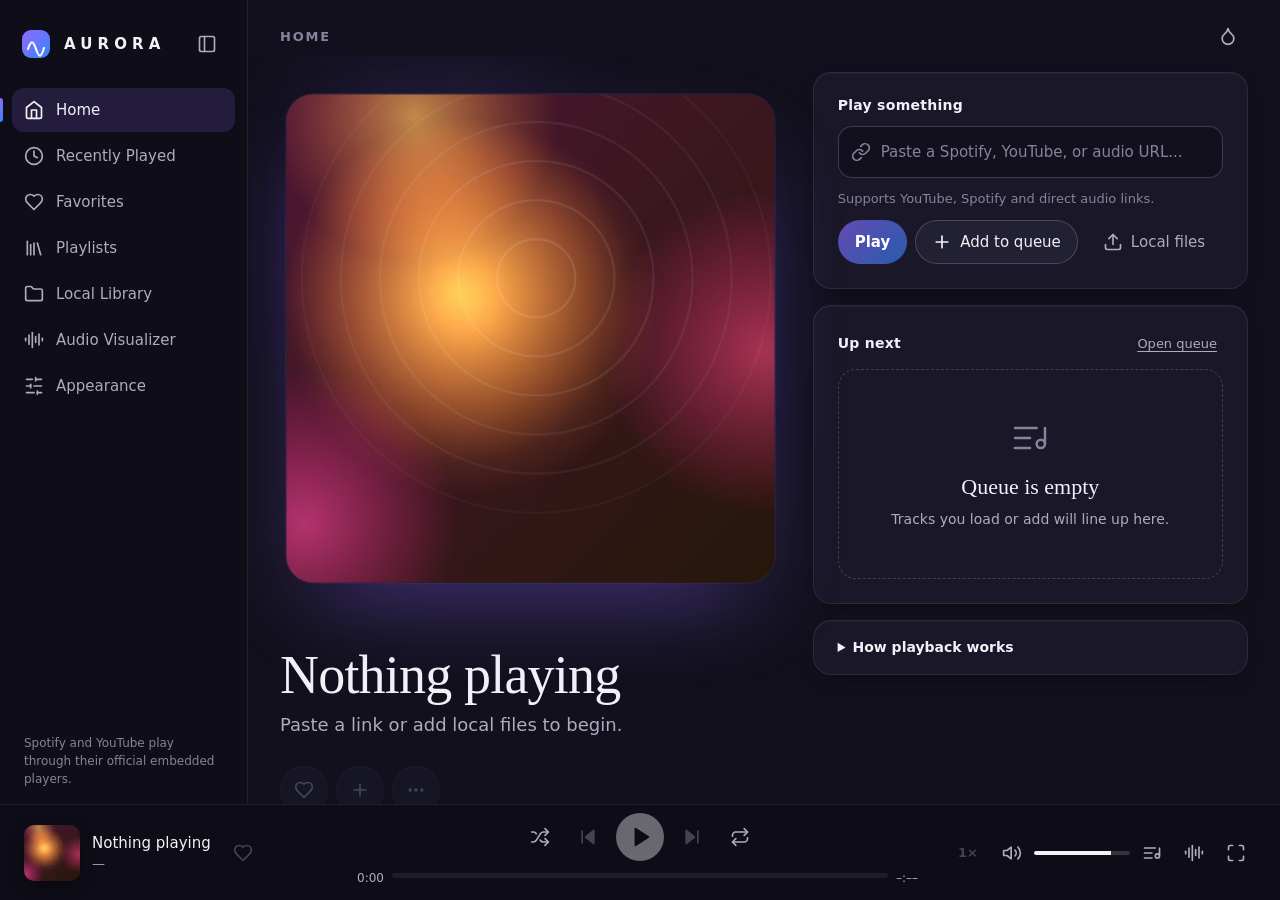
<file: aurora/index.html>
<!doctype html>
<html lang="en" data-theme="violet">
<head>
<meta charset="utf-8">
<meta name="viewport" content="width=device-width, initial-scale=1, viewport-fit=cover">
<meta name="color-scheme" content="dark">
<meta name="referrer" content="strict-origin-when-cross-origin">
<meta name="theme-color" content="#0d0d12">
<meta name="description" content="AURORA — a premium music player for YouTube, Spotify, direct audio URLs and local files, with an audio-reactive visualizer.">
<title>AURORA — Music Player</title>
<link rel="icon" href="assets/icons/aurora.svg" type="image/svg+xml">
<link rel="stylesheet" href="css/themes.css">
<link rel="stylesheet" href="css/main.css">
<link rel="stylesheet" href="css/components.css">
<link rel="stylesheet" href="css/responsive.css">
</head>
<body>
<a class="skip-link" href="#main">Skip to content</a>

<!-- Inline icon sprite (Lucide-style, stroke icons) -->
<svg width="0" height="0" style="position:absolute" aria-hidden="true" focusable="false">
  <defs>
    <symbol id="i-play" viewBox="0 0 24 24"><polygon points="6 3 20 12 6 21 6 3"/></symbol>
    <symbol id="i-pause" viewBox="0 0 24 24"><rect x="14" y="4" width="4" height="16" rx="1"/><rect x="6" y="4" width="4" height="16" rx="1"/></symbol>
    <symbol id="i-skip-back" viewBox="0 0 24 24"><polygon points="19 20 9 12 19 4 19 20"/><line x1="5" x2="5" y1="19" y2="5"/></symbol>
    <symbol id="i-skip-forward" viewBox="0 0 24 24"><polygon points="5 4 15 12 5 20 5 4"/><line x1="19" x2="19" y1="5" y2="19"/></symbol>
    <symbol id="i-shuffle" viewBox="0 0 24 24"><path d="m18 14 4 4-4 4"/><path d="m18 2 4 4-4 4"/><path d="M2 18h1.973a4 4 0 0 0 3.3-1.7l5.454-8.6a4 4 0 0 1 3.3-1.7H22"/><path d="M2 6h1.972a4 4 0 0 1 3.6 2.2"/><path d="M22 18h-6.041a4 4 0 0 1-3.3-1.8l-.359-.45"/></symbol>
    <symbol id="i-repeat" viewBox="0 0 24 24"><path d="m17 2 4 4-4 4"/><path d="M3 11v-1a4 4 0 0 1 4-4h14"/><path d="m7 22-4-4 4-4"/><path d="M21 13v1a4 4 0 0 1-4 4H3"/></symbol>
    <symbol id="i-repeat-1" viewBox="0 0 24 24"><path d="m17 2 4 4-4 4"/><path d="M3 11v-1a4 4 0 0 1 4-4h14"/><path d="m7 22-4-4 4-4"/><path d="M21 13v1a4 4 0 0 1-4 4H3"/><path d="M11 10h1v4"/></symbol>
    <symbol id="i-volume" viewBox="0 0 24 24"><polygon points="11 5 6 9 2 9 2 15 6 15 11 19 11 5"/><path d="M15.54 8.46a5 5 0 0 1 0 7.07"/><path d="M19.07 4.93a10 10 0 0 1 0 14.14"/></symbol>
    <symbol id="i-volume-low" viewBox="0 0 24 24"><polygon points="11 5 6 9 2 9 2 15 6 15 11 19 11 5"/><path d="M15.54 8.46a5 5 0 0 1 0 7.07"/></symbol>
    <symbol id="i-volume-x" viewBox="0 0 24 24"><polygon points="11 5 6 9 2 9 2 15 6 15 11 19 11 5"/><line x1="22" x2="16" y1="9" y2="15"/><line x1="16" x2="22" y1="9" y2="15"/></symbol>
    <symbol id="i-heart" viewBox="0 0 24 24"><path d="M19 14c1.49-1.46 3-3.21 3-5.5A5.5 5.5 0 0 0 16.5 3c-1.76 0-3 .5-4.5 2-1.5-1.5-2.74-2-4.5-2A5.5 5.5 0 0 0 2 8.5c0 2.3 1.5 4.05 3 5.5l7 7Z"/></symbol>
    <symbol id="i-queue" viewBox="0 0 24 24"><path d="M21 15V6"/><path d="M18.5 18a2.5 2.5 0 1 0 0-5 2.5 2.5 0 0 0 0 5Z"/><path d="M12 12H3"/><path d="M16 6H3"/><path d="M12 18H3"/></symbol>
    <symbol id="i-home" viewBox="0 0 24 24"><path d="m3 9 9-7 9 7v11a2 2 0 0 1-2 2H5a2 2 0 0 1-2-2z"/><polyline points="9 22 9 12 15 12 15 22"/></symbol>
    <symbol id="i-clock" viewBox="0 0 24 24"><circle cx="12" cy="12" r="10"/><polyline points="12 6 12 12 16 14"/></symbol>
    <symbol id="i-library" viewBox="0 0 24 24"><path d="m16 6 4 14"/><path d="M12 6v14"/><path d="M8 8v12"/><path d="M4 4v16"/></symbol>
    <symbol id="i-folder" viewBox="0 0 24 24"><path d="M20 20a2 2 0 0 0 2-2V8a2 2 0 0 0-2-2h-7.9a2 2 0 0 1-1.69-.9L9.6 3.9A2 2 0 0 0 7.93 3H4a2 2 0 0 0-2 2v13a2 2 0 0 0 2 2Z"/></symbol>
    <symbol id="i-wave" viewBox="0 0 24 24"><path d="M2 10v3"/><path d="M6 6v11"/><path d="M10 3v18"/><path d="M14 8v7"/><path d="M18 5v13"/><path d="M22 10v3"/></symbol>
    <symbol id="i-sliders" viewBox="0 0 24 24"><line x1="21" x2="14" y1="4" y2="4"/><line x1="10" x2="3" y1="4" y2="4"/><line x1="21" x2="12" y1="12" y2="12"/><line x1="8" x2="3" y1="12" y2="12"/><line x1="21" x2="16" y1="20" y2="20"/><line x1="12" x2="3" y1="20" y2="20"/><line x1="14" x2="14" y1="2" y2="6"/><line x1="8" x2="8" y1="10" y2="14"/><line x1="16" x2="16" y1="18" y2="22"/></symbol>
    <symbol id="i-droplet" viewBox="0 0 24 24"><path d="M12 22a7 7 0 0 0 7-7c0-2-1-3.9-3-5.5s-3.5-4-4-6.5c-.5 2.5-2 4.9-4 6.5C6 11.1 5 13 5 15a7 7 0 0 0 7 7z"/></symbol>
    <symbol id="i-plus" viewBox="0 0 24 24"><line x1="12" x2="12" y1="5" y2="19"/><line x1="5" x2="19" y1="12" y2="12"/></symbol>
    <symbol id="i-x" viewBox="0 0 24 24"><line x1="18" x2="6" y1="6" y2="18"/><line x1="6" x2="18" y1="6" y2="18"/></symbol>
    <symbol id="i-more" viewBox="0 0 24 24"><circle cx="12" cy="12" r="1"/><circle cx="19" cy="12" r="1"/><circle cx="5" cy="12" r="1"/></symbol>
    <symbol id="i-maximize" viewBox="0 0 24 24"><path d="M8 3H5a2 2 0 0 0-2 2v3"/><path d="M21 8V5a2 2 0 0 0-2-2h-3"/><path d="M3 16v3a2 2 0 0 0 2 2h3"/><path d="M16 21h3a2 2 0 0 0 2-2v-3"/></symbol>
    <symbol id="i-trash" viewBox="0 0 24 24"><path d="M3 6h18"/><path d="M19 6v14c0 1-1 2-2 2H7c-1 0-2-1-2-2V6"/><path d="M8 6V4c0-1 1-2 2-2h4c1 0 2 1 2 2v2"/></symbol>
    <symbol id="i-pencil" viewBox="0 0 24 24"><path d="M17 3a2.85 2.83 0 1 1 4 4L7.5 20.5 2 22l1.5-5.5Z"/></symbol>
    <symbol id="i-upload" viewBox="0 0 24 24"><path d="M21 15v4a2 2 0 0 1-2 2H5a2 2 0 0 1-2-2v-4"/><polyline points="17 8 12 3 7 8"/><line x1="12" x2="12" y1="3" y2="15"/></symbol>
    <symbol id="i-download" viewBox="0 0 24 24"><path d="M21 15v4a2 2 0 0 1-2 2H5a2 2 0 0 1-2-2v-4"/><polyline points="7 10 12 15 17 10"/><line x1="12" x2="12" y1="15" y2="3"/></symbol>
    <symbol id="i-link" viewBox="0 0 24 24"><path d="M10 13a5 5 0 0 0 7.54.54l3-3a5 5 0 0 0-7.07-7.07l-1.72 1.71"/><path d="M14 11a5 5 0 0 0-7.54-.54l-3 3a5 5 0 0 0 7.07 7.07l1.71-1.71"/></symbol>
    <symbol id="i-up" viewBox="0 0 24 24"><polyline points="18 15 12 9 6 15"/></symbol>
    <symbol id="i-down" viewBox="0 0 24 24"><polyline points="6 9 12 15 18 9"/></symbol>
    <symbol id="i-left" viewBox="0 0 24 24"><polyline points="15 18 9 12 15 6"/></symbol>
    <symbol id="i-right" viewBox="0 0 24 24"><polyline points="9 18 15 12 9 6"/></symbol>
    <symbol id="i-check" viewBox="0 0 24 24"><polyline points="20 6 9 17 4 12"/></symbol>
    <symbol id="i-alert" viewBox="0 0 24 24"><path d="m21.73 18-8-14a2 2 0 0 0-3.48 0l-8 14A2 2 0 0 0 4 21h16a2 2 0 0 0 1.73-3"/><path d="M12 9v4"/><path d="M12 17h.01"/></symbol>
    <symbol id="i-info" viewBox="0 0 24 24"><circle cx="12" cy="12" r="10"/><path d="M12 16v-4"/><path d="M12 8h.01"/></symbol>
    <symbol id="i-keyboard" viewBox="0 0 24 24"><rect width="20" height="16" x="2" y="4" rx="2"/><path d="M6 8h.001"/><path d="M10 8h.001"/><path d="M14 8h.001"/><path d="M18 8h.001"/><path d="M8 12h.001"/><path d="M12 12h.001"/><path d="M16 12h.001"/><path d="M7 16h10"/></symbol>
    <symbol id="i-panel" viewBox="0 0 24 24"><rect width="18" height="18" x="3" y="3" rx="2"/><path d="M9 3v18"/></symbol>
    <symbol id="i-gauge" viewBox="0 0 24 24"><path d="m12 14 4-4"/><path d="M3.34 19a10 10 0 1 1 17.32 0"/></symbol>
    <symbol id="i-music" viewBox="0 0 24 24"><path d="M9 18V5l12-2v13"/><circle cx="6" cy="18" r="3"/><circle cx="18" cy="16" r="3"/></symbol>
    <symbol id="i-external" viewBox="0 0 24 24"><path d="M15 3h6v6"/><path d="M10 14 21 3"/><path d="M18 13v6a2 2 0 0 1-2 2H5a2 2 0 0 1-2-2V8a2 2 0 0 1 2-2h6"/></symbol>
    <symbol id="i-grip" viewBox="0 0 24 24"><circle cx="9" cy="6" r="1"/><circle cx="9" cy="12" r="1"/><circle cx="9" cy="18" r="1"/><circle cx="15" cy="6" r="1"/><circle cx="15" cy="12" r="1"/><circle cx="15" cy="18" r="1"/></symbol>
    <symbol id="i-eye-off" viewBox="0 0 24 24"><path d="M9.88 9.88a3 3 0 1 0 4.24 4.24"/><path d="M10.73 5.08A10.43 10.43 0 0 1 12 5c7 0 10 7 10 7a13.16 13.16 0 0 1-1.67 2.68"/><path d="M6.61 6.61A13.526 13.526 0 0 0 2 12s3 7 10 7a9.74 9.74 0 0 0 5.39-1.61"/><line x1="2" x2="22" y1="2" y2="22"/></symbol>
  </defs>
</svg>

<div class="app" id="app">

  <!-- ============ Sidebar / bottom nav ============ -->
  <aside class="sidebar" id="sidebar" aria-label="Primary navigation">
    <div class="brand">
      <svg class="brand-mark" viewBox="0 0 32 32" aria-hidden="true">
        <defs><linearGradient id="bm" x1="0" y1="0" x2="1" y2="1"><stop offset="0" stop-color="var(--accent)"/><stop offset="1" stop-color="var(--accent-2)"/></linearGradient></defs>
        <rect x="2" y="2" width="28" height="28" rx="9" fill="url(#bm)"/>
        <path d="M8 21c3-9 5-9 8 0s5 9 8-1" fill="none" stroke="#fff" stroke-width="2.2" stroke-linecap="round" opacity=".95"/>
      </svg>
      <span class="brand-name">AURORA</span>
      <button class="icon-btn collapse-btn" id="collapseBtn" data-tip="Collapse sidebar" aria-label="Collapse sidebar" aria-pressed="false"><svg class="i"><use href="#i-panel"/></svg></button>
    </div>
    <nav class="nav" id="nav">
      <button class="nav-item" data-view="home"><svg class="i"><use href="#i-home"/></svg><span>Home</span></button>
      <button class="nav-item" data-view="recent"><svg class="i"><use href="#i-clock"/></svg><span><span class="l">Recently Played</span><span class="s">Recent</span></span></button>
      <button class="nav-item" data-view="favorites"><svg class="i"><use href="#i-heart"/></svg><span>Favorites</span></button>
      <button class="nav-item" data-view="playlists"><svg class="i"><use href="#i-library"/></svg><span>Playlists</span></button>
      <button class="nav-item" data-view="library"><svg class="i"><use href="#i-folder"/></svg><span><span class="l">Local Library</span><span class="s">Library</span></span></button>
      <button class="nav-item" data-view="visualizer"><svg class="i"><use href="#i-wave"/></svg><span><span class="l">Audio Visualizer</span><span class="s">Visualizer</span></span></button>
      <button class="nav-item" data-view="settings"><svg class="i"><use href="#i-sliders"/></svg><span>Appearance</span></button>
      <button class="nav-item nav-more" id="navMore" aria-haspopup="menu"><svg class="i"><use href="#i-more"/></svg><span>More</span></button>
    </nav>
    <p class="sidebar-foot">Spotify and YouTube play through their official embedded players.</p>
  </aside>

  <!-- ============ Main ============ -->
  <div class="main-col">
    <header class="topbar">
      <div class="topbar-brand">
        <svg class="brand-mark sm" viewBox="0 0 32 32" aria-hidden="true"><rect x="2" y="2" width="28" height="28" rx="9" fill="var(--accent-strong)"/><path d="M8 21c3-9 5-9 8 0s5 9 8-1" fill="none" stroke="#fff" stroke-width="2.2" stroke-linecap="round"/></svg>
        <span class="brand-name">AURORA</span>
      </div>
      <h1 class="page-title" id="pageTitle">Home</h1>
      <div class="topbar-actions">
        <button class="icon-btn" id="themeBtn" data-tip="Themes" aria-label="Open theme selector"><svg class="i"><use href="#i-droplet"/></svg></button>
      </div>
    </header>

    <main class="main" id="main" tabindex="-1">
      <div class="main-inner" id="mainInner">

        <!-- HOME -->
        <section class="view" id="view-home" data-view="home" aria-labelledby="pageTitle">
          <div class="home-grid">
            <div class="stage" id="stage" aria-label="Now playing">
              <div class="ambient" id="ambient" aria-hidden="true"></div>
              <div class="media-slot" id="mediaSlot" data-kind="audio">
                <div class="art-frame" id="artFrame">
                  <img id="artImg" alt="" draggable="false">
                  <div class="art-skeleton" aria-hidden="true"></div>
                </div>
              </div>
              <div class="np">
                <div class="np-top">
                  <span class="badge" id="npBadge" hidden></span>
                  <span class="np-status" id="npStatus" role="status" aria-live="polite"></span>
                </div>
                <h2 class="np-title" id="npTitle">Nothing playing</h2>
                <p class="np-artist" id="npArtist">Paste a link or add local files to begin.</p>
                <p class="np-album" id="npAlbum"></p>
                <div class="np-error" id="npError" role="alert" hidden></div>
                <div class="np-actions">
                  <button class="icon-btn lg" id="npFav" data-tip="Add to favorites" aria-label="Add to favorites" aria-pressed="false"><svg class="i"><use href="#i-heart"/></svg></button>
                  <button class="icon-btn lg" id="npAddPl" data-tip="Add to playlist" aria-label="Add to playlist"><svg class="i"><use href="#i-plus"/></svg></button>
                  <button class="icon-btn lg" id="npMore" data-tip="More actions" aria-label="More actions" aria-haspopup="menu"><svg class="i"><use href="#i-more"/></svg></button>
                </div>
              </div>
            </div>

            <div class="side-col">
              <form class="panel input-panel" id="loadForm" novalidate>
                <label class="panel-title" for="urlInput">Play something</label>
                <div class="input-row" id="inputRow">
                  <svg class="i lead" aria-hidden="true"><use href="#i-link"/></svg>
                  <input id="urlInput" type="text" inputmode="url" autocomplete="off" autocapitalize="off" spellcheck="false" maxlength="2048" placeholder="Paste a Spotify, YouTube, or audio URL..." aria-describedby="urlHint urlError">
                  <button type="button" class="icon-btn sm" id="urlClear" data-tip="Clear" aria-label="Clear input" hidden><svg class="i"><use href="#i-x"/></svg></button>
                </div>
                <div class="input-meta">
                  <span class="detect" id="urlHint" aria-live="polite">Supports YouTube, Spotify and direct audio links.</span>
                </div>
                <p class="field-error" id="urlError" role="alert" hidden></p>
                <div class="btn-row">
                  <button type="submit" class="btn primary" id="loadBtn"><span class="btn-label">Play</span><span class="spinner" aria-hidden="true"></span></button>
                  <button type="button" class="btn" id="queueBtn"><svg class="i"><use href="#i-plus"/></svg>Add to queue</button>
                  <button type="button" class="btn ghost" id="browseBtn"><svg class="i"><use href="#i-upload"/></svg>Local files</button>
                </div>
                <div class="recent-links" id="recentLinksWrap" hidden>
                  <div class="row-between"><span class="eyebrow">Recently imported</span><button type="button" class="link-btn" id="clearImports">Clear</button></div>
                  <ul class="chips" id="recentLinks"></ul>
                </div>
              </form>

              <div class="panel up-next">
                <div class="row-between"><span class="panel-title">Up next</span><button class="link-btn" id="openQueue2">Open queue</button></div>
                <div id="upNext"></div>
              </div>

              <details class="panel notes">
                <summary>How playback works</summary>
                <ul>
                  <li><strong>Direct URLs &amp; local files</strong> play in AURORA with full controls and real-time visualization (when the server allows CORS).</li>
                  <li><strong>YouTube</strong> plays through the official YouTube player. Some videos block embedding.</li>
                  <li><strong>Spotify</strong> plays through the official Spotify embed. Full tracks need a Spotify login in the embed; otherwise previews play. Spotify's audio is never exposed to AURORA.</li>
                  <li id="demoLi" hidden>No link handy? <button type="button" class="link-btn" id="demoBtn">Play the built-in demo tone</button> (a short synthetic sound, handy for trying the visualizer).</li>
                </ul>
              </details>
            </div>
          </div>
        </section>

        <!-- RECENT -->
        <section class="view" id="view-recent" data-view="recent" hidden>
          <div class="view-head"><div><h2 class="view-title">Recently Played</h2><p class="muted">Tracks you've loaded successfully.</p></div><button class="btn ghost" id="clearRecent">Clear history</button></div>
          <div id="recentList"></div>
        </section>

        <!-- FAVORITES -->
        <section class="view" id="view-favorites" data-view="favorites" hidden>
          <div class="view-head"><div><h2 class="view-title">Favorites</h2><p class="muted">Saved references to the tracks you love.</p></div><button class="btn" id="playAllFav"><svg class="i"><use href="#i-play"/></svg>Play all</button></div>
          <div id="favList"></div>
        </section>

        <!-- PLAYLISTS -->
        <section class="view" id="view-playlists" data-view="playlists" hidden>
          <div class="view-head"><div><h2 class="view-title">Playlists</h2><p class="muted">Playlists are saved on this device.</p></div><button class="btn primary" id="newPlaylist"><svg class="i"><use href="#i-plus"/></svg>New playlist</button></div>
          <p class="callout"><svg class="i"><use href="#i-info"/></svg><span>Spotify and YouTube entries are <em>references</em> to external content. Saving a link doesn't give AURORA (or you) access to the media itself — playback still follows each service's rules.</span></p>
          <div class="pl-layout">
            <div id="plList" class="pl-list"></div>
            <div id="plDetail" class="pl-detail"></div>
          </div>
        </section>

        <!-- LOCAL LIBRARY -->
        <section class="view" id="view-library" data-view="library" hidden>
          <div class="view-head"><div><h2 class="view-title">Local Library</h2><p class="muted">Files stay on your device. Nothing is uploaded.</p></div>
            <div class="btn-row"><button class="btn primary" id="libBrowse"><svg class="i"><use href="#i-upload"/></svg>Add files</button><button class="btn ghost" id="libClear">Clear library</button></div></div>
          <div class="dropzone" id="dropzone" tabindex="0" role="button" aria-label="Drop audio files here or press Enter to browse">
            <svg class="i xl"><use href="#i-music"/></svg>
            <strong>Drop audio files here</strong>
            <span class="muted">MP3, WAV, OGG, AAC/M4A, FLAC, Opus — whatever your browser can decode.</span>
          </div>
          <div id="libList"></div>
        </section>

        <!-- VISUALIZER -->
        <section class="view" id="view-visualizer" data-view="visualizer" hidden>
          <div class="viz-stage" id="vizStage">
            <div class="viz-bg" id="vizBg" aria-hidden="true"></div>
            <canvas id="vizCanvas" role="img" aria-label="Audio visualization"></canvas>
            <div class="viz-hud">
              <div class="viz-status" id="vizStatus" role="status" aria-live="polite"><span class="dot"></span><span id="vizStatusText">AUDIO ANALYSIS UNAVAILABLE</span></div>
              <div class="viz-track"><strong id="vizTitle">Nothing playing</strong><span id="vizArtist"></span></div>
              <div class="viz-hud-actions">
                <button class="icon-btn" id="vizPause" data-tip="Pause visual animation" aria-label="Pause visual animation" aria-pressed="false"><svg class="i"><use href="#i-pause"/></svg></button>
                <button class="icon-btn" id="vizFull" data-tip="Fullscreen (F)" aria-label="Fullscreen visualizer"><svg class="i"><use href="#i-maximize"/></svg></button>
              </div>
            </div>
            <p class="viz-note" id="vizNote" hidden></p>
          </div>
          <div class="viz-controls panel">
            <div class="mode-tabs" id="vizModes" role="radiogroup" aria-label="Visualization mode"></div>
            <div class="ctrl-grid" id="vizCtrls">
              <label class="ctrl"><span>Sensitivity</span><input type="range" id="vzSens" min="0.4" max="3" step="0.05"><output></output></label>
              <label class="ctrl"><span>Smoothing</span><input type="range" id="vzSmooth" min="0" max="0.95" step="0.01"><output></output></label>
              <label class="ctrl"><span>Particle density</span><input type="range" id="vzDensity" min="20" max="100" step="5"><output></output></label>
              <label class="ctrl"><span>Color intensity</span><input type="range" id="vzColor" min="0.3" max="1.5" step="0.05"><output></output></label>
              <label class="ctrl"><span>Background brightness</span><input type="range" id="vzBright" min="0" max="1" step="0.05"><output></output></label>
            </div>
            <div class="toggle-row">
              <label class="switch"><input type="checkbox" id="vzBgArt"><span class="track"></span><span>Background artwork</span></label>
              <label class="switch"><input type="checkbox" id="vzLabels"><span class="track"></span><span>Frequency labels</span></label>
              <label class="switch"><input type="checkbox" id="vzMirror"><span class="track"></span><span>Symmetrical waveform</span></label>
              <label class="switch"><input type="checkbox" id="vzReduce"><span class="track"></span><span>Reduce motion</span></label>
              <button class="btn ghost" id="vzReset">Reset visualizer settings</button>
            </div>
          </div>
        </section>

        <!-- APPEARANCE / SETTINGS -->
        <section class="view" id="view-settings" data-view="settings" hidden>
          <div class="view-head"><div><h2 class="view-title">Appearance &amp; Settings</h2><p class="muted">Everything is saved automatically on this device.</p></div></div>

          <div class="settings-grid">
            <div class="panel">
              <h3 class="panel-title">Theme</h3>
              <div class="swatches" id="themeSwatches" role="radiogroup" aria-label="Color theme"></div>
              <div class="custom-colors" id="customColors" hidden>
                <label class="color-field"><span>Primary</span><input type="color" id="customA"></label>
                <label class="color-field"><span>Secondary</span><input type="color" id="customB"></label>
              </div>
              <label class="ctrl"><span>Visual intensity</span><input type="range" id="stIntensity" min="0" max="100" step="1"><output></output></label>
              <label class="switch"><input type="checkbox" id="stAuto"><span class="track"></span><span>Accent from artwork <small>(when the image allows it)</small></span></label>
            </div>

            <div class="panel">
              <h3 class="panel-title">Motion</h3>
              <label class="ctrl"><span>Artwork animation</span><input type="range" id="stArtMotion" min="0" max="100" step="5"><output></output></label>
              <div class="seg" id="stArtStyle" role="radiogroup" aria-label="Artwork animation style">
                <button type="button" role="radio" data-v="float">Float</button>
                <button type="button" role="radio" data-v="spin">Slow rotation</button>
              </div>
              <label class="ctrl"><span>Reduce motion</span>
                <select id="stReduce"><option value="system">Follow system</option><option value="on">Always</option><option value="off">Never</option></select></label>
            </div>

            <div class="panel">
              <h3 class="panel-title">Local files</h3>
              <label class="switch"><input type="checkbox" id="stRemember"><span class="track"></span><span>Remember imported files on this device <small>(stored in your browser's IndexedDB; never uploaded)</small></span></label>
            </div>

            <div class="panel wide">
              <div class="row-between"><h3 class="panel-title">Keyboard shortcuts</h3>
                <label class="switch"><input type="checkbox" id="stKeys"><span class="track"></span><span>Enabled</span></label></div>
              <div class="keys" id="keyList"></div>
              <button class="btn ghost" id="keysReset">Restore default shortcuts</button>
            </div>

            <div class="panel wide">
              <h3 class="panel-title">Your data</h3>
              <p class="muted">Export settings, favorites, recents and playlist metadata as JSON. Local audio files are never included.</p>
              <div class="btn-row">
                <button class="btn" id="exportBtn"><svg class="i"><use href="#i-download"/></svg>Export JSON</button>
                <button class="btn" id="importBtn"><svg class="i"><use href="#i-upload"/></svg>Import JSON</button>
                <button class="btn danger" id="resetBtn"><svg class="i"><use href="#i-trash"/></svg>Reset everything</button>
              </div>
            </div>

            <div class="panel wide">
              <h3 class="panel-title">About the limits</h3>
              <ul class="plain">
                <li>Real frequency analysis works for <strong>local files</strong> and <strong>direct URLs whose server sends CORS headers</strong>.</li>
                <li>YouTube and Spotify embeds never expose audio to web pages, so AURORA shows a clearly labelled <em>ambient</em> visual for them instead.</li>
                <li>AURORA never downloads, proxies or decrypts YouTube/Spotify streams.</li>
              </ul>
            </div>
          </div>
        </section>

        <!-- Official embedded players. Positioned over the Home slot or docked while browsing elsewhere. -->
        <div class="embed-host" id="embedHost" hidden>
          <div class="embed-bar"><span id="embedLabel">Player</span><button type="button" class="link-btn" id="embedShow">Show on Home</button></div>
          <div class="embed-body" id="embedBody">
            <div id="ytMount" hidden></div>
            <div id="spMount" hidden></div>
          </div>
        </div>
      </div>
    </main>
  </div>

  <!-- ============ Playback bar ============ -->
  <footer class="playbar" id="playbar" aria-label="Playback controls">
    <div class="pb-left">
      <img class="pb-art" id="pbArt" alt="" draggable="false">
      <div class="pb-text"><strong id="pbTitle">Nothing playing</strong><span id="pbArtist">—</span></div>
      <button class="icon-btn" id="pbFav" data-tip="Add to favorites" aria-label="Add to favorites" aria-pressed="false"><svg class="i"><use href="#i-heart"/></svg></button>
      <button class="icon-btn pb-queue-m" id="pbQueueM" data-tip="Queue" aria-label="Open queue"><svg class="i"><use href="#i-queue"/></svg></button>
    </div>

    <div class="pb-center">
      <div class="pb-controls">
        <button class="icon-btn" id="pbShuffle" data-tip="Shuffle" aria-label="Shuffle" aria-pressed="false"><svg class="i"><use href="#i-shuffle"/></svg></button>
        <button class="icon-btn" id="pbPrev" data-tip="Previous (P)" aria-label="Previous track"><svg class="i fill"><use href="#i-skip-back"/></svg></button>
        <button class="play-btn" id="pbPlay" data-tip="Play (Space)" aria-label="Play" disabled>
          <svg class="i fill ic-play"><use href="#i-play"/></svg><svg class="i fill ic-pause"><use href="#i-pause"/></svg><span class="spinner" aria-hidden="true"></span>
        </button>
        <button class="icon-btn" id="pbNext" data-tip="Next (N)" aria-label="Next track"><svg class="i fill"><use href="#i-skip-forward"/></svg></button>
        <button class="icon-btn" id="pbRepeat" data-tip="Repeat: off" aria-label="Repeat: off" aria-pressed="false"><svg class="i"><use href="#i-repeat"/></svg></button>
      </div>
      <div class="pb-progress">
        <time id="pbCur">0:00</time>
        <div class="seek-wrap" id="seekWrap">
          <input type="range" id="pbSeek" class="slider seek" min="0" max="1000" step="1" value="0" aria-label="Seek" disabled>
          <span class="seek-tip" id="seekTip" aria-hidden="true">0:00</span>
        </div>
        <time id="pbDur">–:––</time>
      </div>
    </div>

    <div class="pb-right">
      <button class="icon-btn txt" id="pbSpeed" data-tip="Playback speed" aria-label="Playback speed: 1×" disabled>1×</button>
      <button class="icon-btn" id="pbMute" data-tip="Mute (M)" aria-label="Mute"><svg class="i"><use href="#i-volume"/></svg></button>
      <input type="range" id="pbVol" class="slider vol" min="0" max="100" step="1" value="80" aria-label="Volume">
      <button class="icon-btn" id="pbQueue" data-tip="Queue" aria-label="Open queue"><svg class="i"><use href="#i-queue"/></svg></button>
      <button class="icon-btn" id="pbViz" data-tip="Visualizer" aria-label="Open visualizer" aria-pressed="false"><svg class="i"><use href="#i-wave"/></svg></button>
      <button class="icon-btn" id="pbFull" data-tip="Expanded view (F)" aria-label="Expanded fullscreen view"><svg class="i"><use href="#i-maximize"/></svg></button>
    </div>
  </footer>
</div>

<!-- Drawers (queue + theme). Bottom sheets on mobile. -->
<dialog class="drawer" id="queueDrawer" aria-labelledby="queueTitle">
  <div class="drawer-head"><h2 id="queueTitle">Queue</h2><span class="muted" id="queueCount"></span><div class="spacer"></div>
    <button class="btn ghost sm" id="queueClear">Clear</button>
    <button class="icon-btn" data-close aria-label="Close queue"><svg class="i"><use href="#i-x"/></svg></button></div>
  <div class="drawer-body" id="queueBody"></div>
</dialog>

<dialog class="drawer" id="themeDrawer" aria-labelledby="themeTitle">
  <div class="drawer-head"><h2 id="themeTitle">Themes</h2><div class="spacer"></div>
    <button class="icon-btn" data-close aria-label="Close themes"><svg class="i"><use href="#i-x"/></svg></button></div>
  <div class="drawer-body">
    <div class="swatches" id="themeSwatches2" role="radiogroup" aria-label="Color theme"></div>
    <div class="custom-colors" id="customColors2" hidden>
      <label class="color-field"><span>Primary</span><input type="color" id="customA2"></label>
      <label class="color-field"><span>Secondary</span><input type="color" id="customB2"></label>
    </div>
    <label class="ctrl"><span>Visual intensity</span><input type="range" id="stIntensity2" min="0" max="100" step="1"><output></output></label>
  </div>
</dialog>

<!-- Generic modal -->
<dialog class="modal" id="dlg" aria-labelledby="dlgTitle"><form method="dialog" id="dlgForm"></form></dialog>

<div class="toasts" id="toasts" aria-live="polite" aria-atomic="false"></div>

<input type="file" id="fileInput" accept="audio/*,.mp3,.wav,.ogg,.oga,.opus,.m4a,.aac,.flac,.weba" multiple hidden>
<input type="file" id="jsonInput" accept="application/json,.json" hidden>
<div class="drop-overlay" id="dropOverlay" aria-hidden="true"><div><svg class="i xl"><use href="#i-upload"/></svg><strong>Drop audio files to add them</strong></div></div>

<noscript><p style="padding:24px">AURORA needs JavaScript enabled.</p></noscript>

<script src="js/ui.js"></script>
<script src="js/storage.js"></script>
<script src="js/themes.js"></script>
<script src="js/providers.js"></script>
<script src="js/local.js"></script>
<script src="js/queue.js"></script>
<script src="js/playlists.js"></script>
<script src="js/youtube.js"></script>
<script src="js/spotify.js"></script>
<script src="js/player.js"></script>
<script src="js/visualizer.js"></script>
<script src="js/keyboard.js"></script>
<script src="js/app.js"></script>
</body>
</html>
</file>
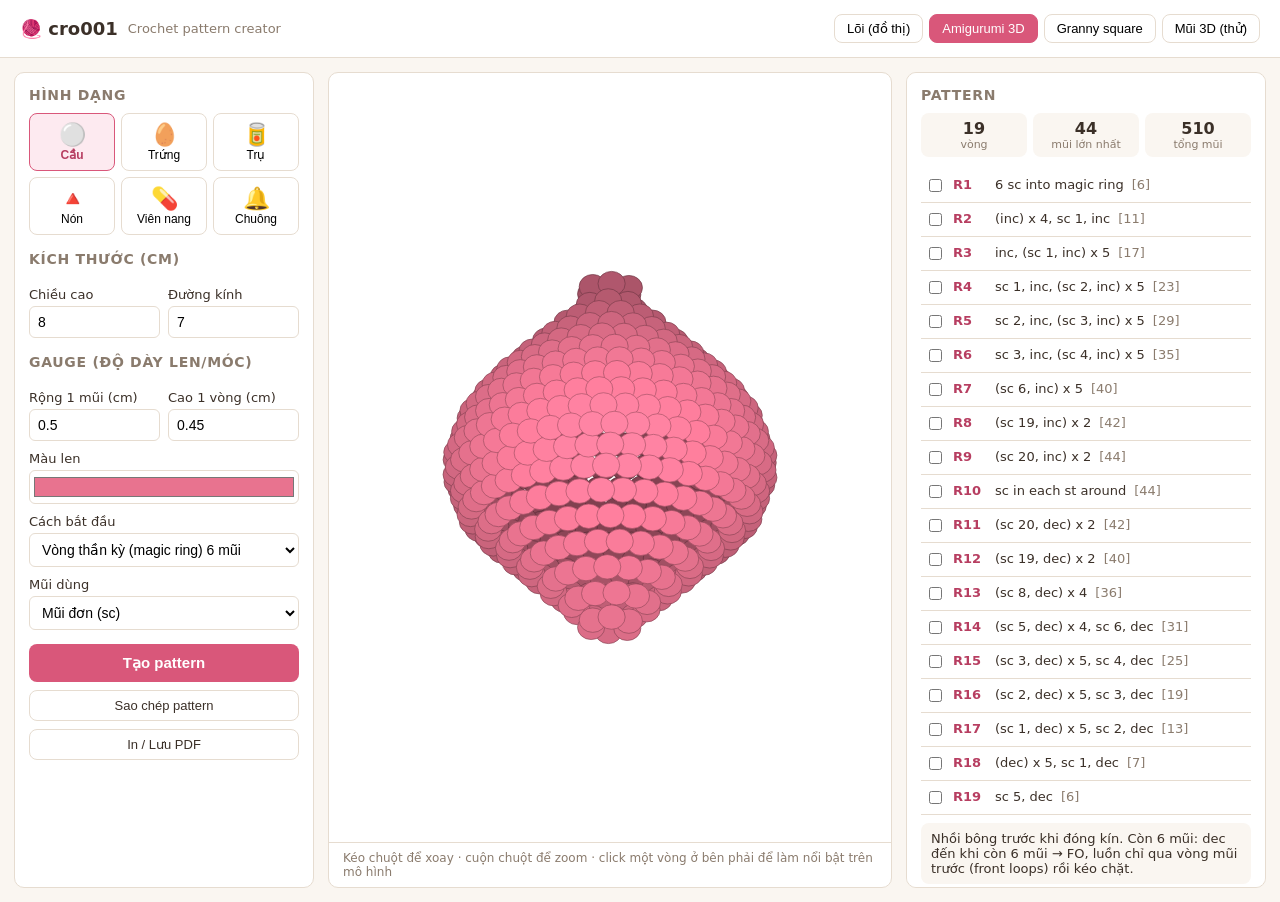
<file: cro001.html>
<!DOCTYPE html>
<html lang="vi">
<head>
<meta charset="UTF-8">
<meta name="viewport" content="width=device-width, initial-scale=1">
<title>cro001</title>
<style>
:root {
  --bg: #faf6f1; --panel: #ffffff; --border: #e6dcd0; --text: #3b3028;
  --muted: #8a7b6d; --accent: #d9577a; --accent-dark: #b73e61; --yarn: #e8738f;
}
* { box-sizing: border-box; }
body { margin: 0; font-family: system-ui, -apple-system, "Segoe UI", sans-serif; background: var(--bg); color: var(--text); }
header { padding: 14px 20px; background: var(--panel); border-bottom: 1px solid var(--border); display: flex; align-items: center; gap: 10px; }
header h1 { font-size: 18px; margin: 0; }
header span { color: var(--muted); font-size: 13px; }
main { display: grid; grid-template-columns: 300px 1fr 360px; gap: 14px; padding: 14px; height: calc(100vh - 56px); }
section { background: var(--panel); border: 1px solid var(--border); border-radius: 10px; padding: 14px; overflow: auto; }
h2 { font-size: 14px; margin: 0 0 10px; text-transform: uppercase; letter-spacing: .05em; color: var(--muted); }
label { display: block; font-size: 13px; margin: 10px 0 4px; }
select, input[type=number], input[type=text] { width: 100%; padding: 7px 8px; border: 1px solid var(--border); border-radius: 6px; font-size: 14px; background: #fff; }
input[type=color] { width: 100%; height: 34px; border: 1px solid var(--border); border-radius: 6px; padding: 2px; background: #fff; }
.row2 { display: grid; grid-template-columns: 1fr 1fr; gap: 8px; }
.shapes { display: grid; grid-template-columns: repeat(3, 1fr); gap: 6px; }
.shapes button { padding: 8px 4px; border: 1px solid var(--border); background: #fff; border-radius: 8px; cursor: pointer; font-size: 12px; }
.shapes button.on { border-color: var(--accent); background: #fdeaf0; color: var(--accent-dark); font-weight: 600; }
.shapes .ico { font-size: 22px; display: block; }
.btn { width: 100%; margin-top: 14px; padding: 10px; background: var(--accent); color: #fff; border: 0; border-radius: 8px; font-size: 15px; font-weight: 600; cursor: pointer; }
.btn:hover { background: var(--accent-dark); }
.btn.sec { background: #fff; color: var(--text); border: 1px solid var(--border); margin-top: 8px; font-size: 13px; font-weight: 500; padding: 7px; }
#view { display: flex; flex-direction: column; padding: 0; }
canvas { flex: 1; width: 100%; min-height: 0; cursor: grab; border-radius: 10px; }
canvas:active { cursor: grabbing; }
.hint { font-size: 12px; color: var(--muted); padding: 8px 14px; border-top: 1px solid var(--border); }
.stats { display: grid; grid-template-columns: repeat(3, 1fr); gap: 6px; margin-bottom: 12px; }
.stats div { background: var(--bg); border-radius: 8px; padding: 6px; text-align: center; font-size: 11px; color: var(--muted); }
.stats b { display: block; font-size: 16px; color: var(--text); }
.round { display: flex; gap: 8px; padding: 7px 4px; border-bottom: 1px solid var(--border); font-size: 13px; line-height: 1.4; cursor: pointer; }
.round.hl { background: #fdeaf0; }
.round.done { opacity: .45; text-decoration: line-through; }
.round .n { font-weight: 700; min-width: 34px; color: var(--accent-dark); }
.round .c { color: var(--muted); white-space: nowrap; }
.round input { margin-top: 3px; }
.note { font-size: 13px; background: var(--bg); border-radius: 8px; padding: 8px 10px; margin: 8px 0; }
.tabs { margin-left: auto; display: flex; gap: 6px; }
.tabs button { padding: 6px 12px; border: 1px solid var(--border); background: #fff; border-radius: 8px; cursor: pointer; font-size: 13px; }
.tabs button.on { background: var(--accent); color: #fff; border-color: var(--accent); }
.dot { display: inline-block; width: 10px; height: 10px; border-radius: 50%; margin-right: 4px; border: 1px solid rgba(0,0,0,.25); }
.legend { font-size: 12px; color: var(--muted); margin-top: 12px; }
@media (max-width: 1000px) { main { grid-template-columns: 1fr; height: auto; } #view { height: 420px; } }
</style>
</head>
<body>
<header><h1>🧶 cro001</h1><span>Crochet pattern creator</span><div class="tabs"><button data-m="core">Lõi (đồ thị)</button><button data-m="ami" class="on">Amigurumi 3D</button><button data-m="granny">Granny square</button><button data-m="stitch">Mũi 3D (thử)</button></div></header>
<main>
  <section id="controls">
   <div id="ctlAmi">
    <h2>Hình dạng</h2>
    <div class="shapes" id="shapes"></div>

    <h2 style="margin-top:16px">Kích thước (cm)</h2>
    <div class="row2">
      <div><label>Chiều cao</label><input type="number" id="height" value="8" min="1" max="60" step="0.5"></div>
      <div><label>Đường kính</label><input type="number" id="diam" value="7" min="1" max="60" step="0.5"></div>
    </div>

    <h2 style="margin-top:16px">Gauge (độ dày len/móc)</h2>
    <div class="row2">
      <div><label>Rộng 1 mũi (cm)</label><input type="number" id="sw" value="0.5" min="0.2" max="1.5" step="0.05"></div>
      <div><label>Cao 1 vòng (cm)</label><input type="number" id="rh" value="0.45" min="0.2" max="1.5" step="0.05"></div>
    </div>
    <label>Màu len</label><input type="color" id="color" value="#e8738f">
    <label>Cách bắt đầu</label>
    <select id="start">
      <option value="ring">Vòng thần kỳ (magic ring) 6 mũi</option>
      <option value="chain">Dây xích 2, 6 mũi vào xích đầu</option>
    </select>
    <label>Mũi dùng</label>
    <select id="stitch"><option value="sc">Mũi đơn (sc)</option></select>
   </div>
   <div id="ctlGran" style="display:none">
    <h2>Granny square hoa</h2>
    <label>Số cánh hoa</label>
    <select id="petals"><option value="4">4</option><option value="8" selected>8</option><option value="12">12</option></select>
    <label>Số vòng viền ngoài</label>
    <select id="bord"><option value="1">1</option><option value="2" selected>2</option><option value="3">3</option></select>
    <h2 style="margin-top:16px">Màu len</h2>
    <div class="row2">
      <div><label>Tâm</label><input type="color" id="gc0" value="#7a1f2b"></div>
      <div><label>Cánh hoa</label><input type="color" id="gc1" value="#efe3cc"></div>
      <div><label>Vòng chuyển</label><input type="color" id="gc2" value="#3f5a3d"></div>
      <div><label>Viền ngoài</label><input type="color" id="gc3" value="#8a1f2e"></div>
    </div>
    <div class="note">Pattern chữ là gợi ý dựng theo mẫu ảnh, bạn nên thử móc mẫu nhỏ để chỉnh.</div>
   </div>
   <div id="ctlCore" style="display:none">
    <h2>Pattern (chữ)</h2>
    <textarea id="coreSrc" spellcheck="false" style="width:100%;height:420px;font:13px/1.5 ui-monospace,Menlo,Consolas,monospace;border:1px solid var(--border);border-radius:8px;padding:8px;resize:vertical"></textarea>
    <div class="note">Sửa chữ là đồ thị đổi theo. Mũi: ch sc hdc dc tr. Màu: red orange green blue purple pink yellow... hoặc #rrggbb.</div>
   </div>
   <div id="ctlStitch" style="display:none">
    <h2>Mũi xích (chain)</h2>
    <div class="row2">
      <div><label>Số mũi xích</label><input type="number" id="sn" value="6" min="1" max="40"></div>
      <div><label>Dài vòng (cm)</label><input type="number" id="sL" value="0.6" min="0.2" max="2" step="0.1"></div>
      <div><label>Nghiêng xen kẽ (°)</label><input type="number" id="sa" value="35" min="5" max="80" step="5"></div>
      <div><label>Bước chuỗi (x dài)</label><input type="number" id="sp" value="1.15" min="0.7" max="1.9" step="0.05"></div>
      <div><label>Bán kính sợi (cm)</label><input type="number" id="sr" value="0.1" min="0.03" max="0.3" step="0.01"></div>
    </div>
    <label><input type="checkbox" id="shook" checked style="width:auto"> Hiện cây móc</label>
    <div class="note">Mỗi mũi là một mẫu đường sợi trong thư viện (STITCH_LIB). Thêm mũi mới = thêm một mẫu.</div>
   </div>

    <button class="btn" id="gen">Tạo pattern</button>
    <button class="btn sec" id="copy">Sao chép pattern</button>
    <button class="btn sec" id="print">In / Lưu PDF</button>
  </section>

  <section id="view">
    <canvas id="cv"></canvas>
    <div class="hint">Kéo chuột để xoay · cuộn chuột để zoom · click một vòng ở bên phải để làm nổi bật trên mô hình</div>
  </section>

  <section id="out">
    <h2>Pattern</h2>
    <div class="stats" id="stats"></div>
    <div id="pattern"></div>
    <div class="legend" id="glegend" style="display:none"><b>Mô hình:</b> ◉ dc (mũi cao) · ✚ sc (mũi đơn) · ○ ch (mũi xích) · • sl st · ● tâm MR · nét liền = đường đi của sợi · nét đứt = mũi được móc vào ở vòng trước</div>
    <div class="legend"><b>Ký hiệu:</b> MR = magic ring · sc = mũi đơn · inc = tăng (2 sc vào 1 mũi) · dec = giảm (gộp 2 mũi) · FO = cắt chỉ</div>
  </section>
</main>

<script>
(function () {
  const SHAPES = {
    sphere:   { name: 'Cầu',     ico: '⚪', r: t => Math.sin(Math.PI * t) },
    egg:      { name: 'Trứng',   ico: '🥚', r: t => Math.pow(Math.sin(Math.PI * Math.pow(t, 0.75)), 1.0) },
    cylinder: { name: 'Trụ',     ico: '🥫', r: t => 1 },
    cone:     { name: 'Nón',     ico: '🔺', r: t => 1 - t },
    capsule:  { name: 'Viên nang', ico: '💊', r: t => { const e = 0.3; return t < e ? Math.sin(Math.PI / 2 * t / e) : t > 1 - e ? Math.sin(Math.PI / 2 * (1 - t) / e) : 1; } },
    bell:     { name: 'Chuông',  ico: '🔔', r: t => Math.pow(1 - t, 0.6) * (0.35 + 0.65 * Math.min(1, (1 - t) * 2)) + 0.0 },
  };
  let shape = 'sphere';
  let rounds = [];      // {n, text, count}
  let hl = -1;
  let mode = 'ami';
  const $ = id => document.getElementById(id);

  // ---------- UI ----------
  const shapesEl = $('shapes');
  Object.keys(SHAPES).forEach(k => {
    const b = document.createElement('button');
    b.innerHTML = '<span class="ico">' + SHAPES[k].ico + '</span>' + SHAPES[k].name;
    b.onclick = () => { shape = k; refreshShapes(); generate(); };
    b.dataset.k = k;
    shapesEl.appendChild(b);
  });
  function refreshShapes() { [...shapesEl.children].forEach(b => b.classList.toggle('on', b.dataset.k === shape)); }
  refreshShapes();

  // ---------- Pattern generation ----------
  // Distribute `d` special stitches (inc/dec) evenly over `n` previous stitches.
  // Returns compressed instruction like "(sc 4, inc) x 3, sc 2".
  function distribute(n, d, kind) {
    const use = kind === 'inc' ? 1 : 2;           // prev stitches consumed per special
    const plain = n - d * use;
    // d groups, each: sc a, special. Spread `plain` among groups.
    const base = Math.floor(plain / d), extra = plain % d;
    const groups = [];
    for (let i = 0; i < d; i++) {
      // Bresenham-like spread of extras
      const a = base + (Math.floor((i + 1) * extra / d) - Math.floor(i * extra / d));
      groups.push(a);
    }
    // run-length compress consecutive equal groups
    const parts = [];
    let i = 0;
    while (i < groups.length) {
      let j = i; while (j < groups.length && groups[j] === groups[i]) j++;
      const m = j - i, a = groups[i];
      const unit = (a > 0 ? 'sc ' + a + ', ' : '') + kind;
      if (m === 1) parts.push(unit);
      else parts.push('(' + unit + ') x ' + m);
      i = j;
    }
    return parts.join(', ');
  }

  function buildRounds() {
    const H = +$('height').value, D = +$('diam').value;
    const sw = +$('sw').value, rh = +$('rh').value;
    const R = D / 2;
    const f = SHAPES[shape].r;
    const total = Math.max(3, Math.round(H / rh));
    const counts = [6];
    for (let k = 1; k < total; k++) {
      // cone/bell start at tip (t = 0 is tip for cone => r = 1 - t is wrong direction), so flip below
      const t = (k + 0.5) / total;
      let r = R * f(shapeParam(t));
      let target = Math.max(6, Math.round(2 * Math.PI * r / sw));
      const prev = counts[k - 1];
      target = Math.min(target, prev + 6, prev * 2);
      target = Math.max(target, prev - 6, Math.ceil(prev / 2));
      counts.push(Math.max(6, target));
    }
    // taper to close (flat cap / tip), 6 dec per round max
    while (counts[counts.length - 1] > 6) counts.push(Math.max(6, counts[counts.length - 1] - 6));
    // ensure the last taper ends at 6 and drop trailing duplicates of 6 > 1
    while (counts.length > 2 && counts[counts.length - 1] === 6 && counts[counts.length - 2] === 6 && counts.length > total + 6) counts.pop();

    const out = [];
    const startTxt = $('start').value === 'ring' ? '6 sc into magic ring' : 'ch 2, 6 sc in 2nd ch from hook';
    out.push({ n: 6, text: startTxt, count: 6 });
    for (let k = 1; k < counts.length; k++) {
      const prev = counts[k - 1], n = counts[k], diff = n - prev;
      let text;
      if (diff === 0) text = 'sc in each st around';
      else if (diff > 0) text = distribute(prev, diff, 'inc');
      else text = distribute(prev, -diff, 'dec');
      out.push({ n, text, count: n });
    }
    // merge identical consecutive "sc around" rounds into ranges
    const merged = [];
    out.forEach((r, i) => {
      const last = merged[merged.length - 1];
      if (last && r.text === 'sc in each st around' && last.text === r.text && last.count === r.count) last.to = i + 1;
      else merged.push({ from: i + 1, to: i + 1, text: r.text, count: r.count });
    });
    return { merged, flat: out, counts };
  }

  // Shapes that "start" at the tip (cone, bell) need their profile reversed:
  // pattern is worked from the tip outward, so t=0 is the tip.
  function shapeParam(t) { return (shape === 'cone' || shape === 'bell') ? 1 - t : t; }

  function generate() {
    if (mode === 'granny') return generateGranny();
    if (mode === 'stitch') return generateStitch();
    if (mode === 'core') return generateCore();
    const res = buildRounds();
    rounds = res.flat;
    const el = $('pattern'); el.innerHTML = '';
    const done = loadDone();
    res.merged.forEach(m => {
      const div = document.createElement('div');
      div.className = 'round';
      const label = m.from === m.to ? 'R' + m.from : 'R' + m.from + '-' + m.to;
      const rep = m.from === m.to ? '' : ' (' + (m.to - m.from + 1) + ' vòng)';
      div.innerHTML = '<input type="checkbox"><span class="n">' + label + '</span><span>' + m.text + rep + '</span><span class="c">[' + m.count + ']</span>';
      const cb = div.querySelector('input');
      cb.checked = !!done[m.from];
      div.classList.toggle('done', cb.checked);
      cb.onclick = e => {
        e.stopPropagation();
        div.classList.toggle('done', cb.checked);
        done[m.from] = cb.checked; saveDone(done);
      };
      div.onclick = () => { hl = m.from - 1; [...el.children].forEach(c => c.classList.remove('hl')); div.classList.add('hl'); draw(); };
      el.appendChild(div);
    });
    const last = rounds[rounds.length - 1];
    const note = document.createElement('div');
    note.className = 'note';
    note.textContent = 'Nhồi bông trước khi đóng kín. Còn ' + last.n + ' mũi: dec đến khi còn 6 mũi → FO, luồn chỉ qua vòng mũi trước (front loops) rồi kéo chặt.';
    el.appendChild(note);

    const totalSt = rounds.reduce((a, r) => a + r.count, 0);
    const maxSt = Math.max(...rounds.map(r => r.count));
    $('stats').innerHTML =
      '<div><b>' + rounds.length + '</b>vòng</div>' +
      '<div><b>' + maxSt + '</b>mũi lớn nhất</div>' +
      '<div><b>' + totalSt + '</b>tổng mũi</div>';
    hl = -1;
    draw();
  }
  function key() { return 'crochet-done-' + [shape, $('height').value, $('diam').value, $('sw').value, $('rh').value].join('|'); }
  function loadDone() { try { return JSON.parse(localStorage.getItem(key())) || {}; } catch (e) { return {}; } }
  function saveDone(d) { try { localStorage.setItem(key(), JSON.stringify(d)); } catch (e) {} }

  // ---------- 3D preview ----------
  const cv = $('cv'), ctx = cv.getContext('2d');
  let rotY = 0.6, rotX = 0.35, zoom = 1, drag = null;
  function resize() {
    const r = cv.getBoundingClientRect(), dpr = window.devicePixelRatio || 1;
    cv.width = r.width * dpr; cv.height = r.height * dpr;
    ctx.setTransform(dpr, 0, 0, dpr, 0, 0);
    draw();
  }
  window.addEventListener('resize', resize);
  cv.addEventListener('pointerdown', e => { drag = { x: e.clientX, y: e.clientY }; cv.setPointerCapture(e.pointerId); });
  cv.addEventListener('pointermove', e => {
    if (!drag) return;
    rotY += (e.clientX - drag.x) * 0.01; rotX += (e.clientY - drag.y) * 0.01;
    rotX = Math.max(-1.5, Math.min(1.5, rotX));
    drag = { x: e.clientX, y: e.clientY }; draw();
  });
  cv.addEventListener('pointerup', () => drag = null);
  cv.addEventListener('wheel', e => { e.preventDefault(); zoom = Math.max(0.4, Math.min(4, zoom * (e.deltaY < 0 ? 1.1 : 0.9))); draw(); }, { passive: false });

  function shade(hex, f) {
    const n = parseInt(hex.slice(1), 16);
    const c = v => Math.max(0, Math.min(255, Math.round(v * f)));
    return 'rgb(' + c(n >> 16) + ',' + c((n >> 8) & 255) + ',' + c(n & 255) + ')';
  }

  function draw() {
    const w = cv.clientWidth, h = cv.clientHeight;
    ctx.clearRect(0, 0, w, h);
    if (mode === 'granny') return drawGranny(w, h);
    if (mode === 'stitch') return drawStitch(w, h);
    if (mode === 'core') return drawCore(w, h);
    if (!rounds.length) return;
    const sw = +$('sw').value, rh = +$('rh').value;
    const color = $('color').value;
    const pts = [];
    const N = rounds.length;
    const Htot = N * rh;
    const scale = Math.min(w, h) / (Math.max(Htot, +$('diam').value) * 1.5) * zoom;
    const cy = Math.cos(rotY), sy = Math.sin(rotY), cx = Math.cos(rotX), sx = Math.sin(rotX);
    rounds.forEach((rd, i) => {
      const n = rd.count;
      const rad = n * sw / (2 * Math.PI);
      const y = (i + 0.5) * rh - Htot / 2;
      for (let j = 0; j < n; j++) {
        const a = (j + (i % 2) * 0.5) / n * Math.PI * 2;
        let x = Math.cos(a) * rad, z = Math.sin(a) * rad, yy = -y;
        // rotate Y
        let x1 = x * cy + z * sy, z1 = -x * sy + z * cy;
        // rotate X
        let y1 = yy * cx - z1 * sx, z2 = yy * sx + z1 * cx;
        pts.push({ x: w / 2 + x1 * scale, y: h / 2 + y1 * scale, z: z2, i, a });
      }
    });
    pts.sort((p, q) => p.z - q.z);
    const sizeW = sw * scale * 0.62, sizeH = rh * scale * 0.62;
    const maxZ = Math.max(...pts.map(p => p.z)) || 1, minZ = Math.min(...pts.map(p => p.z));
    pts.forEach(p => {
      const depth = (p.z - minZ) / ((maxZ - minZ) || 1);
      const light = 0.55 + 0.6 * depth;
      const on = hl === p.i;
      ctx.fillStyle = on ? '#ffd23f' : shade(color, light);
      ctx.strokeStyle = shade(color, light * 0.65);
      ctx.lineWidth = 0.7;
      ctx.beginPath();
      ctx.ellipse(p.x, p.y, Math.max(1.5, sizeW), Math.max(1.5, sizeH), 0, 0, Math.PI * 2);
      ctx.fill(); ctx.stroke();
    });
  }

  // ---------- actions ----------
  $('gen').onclick = generate;
  ['sn', 'sL', 'sa', 'sp', 'sr', 'shook'].forEach(id => $(id).addEventListener('input', () => { if (mode === 'stitch') generateStitch(); }));
  ['height', 'diam', 'sw', 'rh', 'start', 'petals', 'bord'].forEach(id => $(id).addEventListener('change', generate));
  $('color').addEventListener('input', draw);
  ['gc0', 'gc1', 'gc2', 'gc3'].forEach(id => $(id).addEventListener('input', () => { buildGrannyList(); draw(); }));
  document.querySelectorAll('.tabs button').forEach(b => b.onclick = () => {
    mode = b.dataset.m;
    document.querySelectorAll('.tabs button').forEach(x => x.classList.toggle('on', x === b));
    $('ctlAmi').style.display = mode === 'ami' ? '' : 'none';
    $('ctlGran').style.display = mode === 'granny' ? '' : 'none';
    $('glegend').style.display = mode === 'granny' ? '' : 'none';
    $('ctlStitch').style.display = mode === 'stitch' ? '' : 'none';
    $('ctlCore').style.display = mode === 'core' ? '' : 'none';
    document.querySelector('main').style.gridTemplateColumns = mode === 'core' && window.innerWidth > 1000 ? '440px 1fr 300px' : '';
    document.querySelectorAll('.legend').forEach(l => { if (l.id !== 'glegend') l.style.display = mode === 'core' ? 'none' : ''; });
    document.querySelector('.hint').textContent = mode === 'core' ? 'Mỗi nút là một mũi, màu theo pattern · kéo để xoay, cuộn để zoom' : mode === 'stitch' ? 'Sợi là ống trơn kiểu hình vẽ kỹ thuật · kéo để xoay, cuộn để zoom · click một bước để làm nổi bật' : mode === 'ami'
      ? 'Kéo chuột để xoay · cuộn chuột để zoom · click một vòng ở bên phải để làm nổi bật trên mô hình'
      : 'Mỗi mũi là một nút (ball-and-stick) · kéo để xoay, cuộn để zoom · click một vòng để làm nổi bật';
    if (mode === 'core') { rotX = 0.05; rotY = 0.18; zoom = 1; } else if (mode === 'stitch') { rotX = 0.15; rotY = 0.5; zoom = 1; } else if (mode === 'granny') { rotX = 0.4; rotY = 0.3; zoom = 1; } else { rotX = 0.35; rotY = 0.6; zoom = 1; }
    generate();
  });

  // ---------- Thư viện mũi: mỗi mũi = mẫu đường đi của sợi (tham số hoá) ----------
  // Mũi xích (ch): 1 vòng sợi hình elip, xỏ qua vòng trước nhờ xen kẽ nghiêng ±alpha quanh trục chuỗi.
  function stitchParams() {
    return {
      n: Math.max(1, Math.min(40, +$('sn').value || 6)),
      L: +$('sL').value || 0.6, alpha: (+$('sa').value || 35) * Math.PI / 180,
      rad: +$('sr').value || 0.1, pitchK: +$('sp').value || 1.15,
      hook: $('shook').checked,
    };
  }
  const STITCH_LIB = {
    ch: {
      name: 'Mũi xích (ch)',
      // trả về danh sách đường cong sợi: {pts:[{x,y,z,T:[..],N:[..]}], grp}
      build(P) {
        const curves = [], M = 90, w = P.L * 0.55, pitch = P.L * P.pitchK;
        for (let j = 0; j < P.n; j++) {
          const psi = (j % 2 ? 1 : -1) * P.alpha, v = [Math.cos(psi), 0, Math.sin(psi)], nm = [-Math.sin(psi), 0, Math.cos(psi)];
          const cy = j * pitch, pts = [];
          for (let k = 0; k < M; k++) {
            const f = k / M * Math.PI * 2;
            pts.push({ x: v[0] * w * Math.sin(f), y: cy + P.L * Math.cos(f), z: v[2] * w * Math.sin(f),
              T: norm([v[0] * w * Math.cos(f), -P.L * Math.sin(f), v[2] * w * Math.cos(f)]), N: nm });
          }
          curves.push({ pts, grp: j, closed: true });
        }
        const top = (P.n - 1) * pitch + P.L;
        const line = (fn, m) => { const pts = []; for (let k = 0; k <= m; k++) { const s = k / m, p = fn(s); pts.push(p); } return pts; };
        // đuôi chỉ (dưới) và sợi nối về cuộn (trên)
        curves.push({ grp: -1, pts: line(s => ({ x: 0.15 * P.L * s, y: -P.L - s * 2 * P.L, z: -0.1 * P.L * s, T: [0, -1, 0], N: [1, 0, 0] }), 20) });
        curves.push({ grp: P.n - 1, pts: line(s => ({ x: s * 1.4 * P.L, y: top - P.L * 0.1 + s * 1.6 * P.L, z: -0.3 * P.L * s * s, T: norm([1.4, 1.6, 0]), N: [0, 0, 1] }), 20) });
        return curves;
      },
    },
  };
  function norm(a) { const l = Math.hypot(a[0], a[1], a[2]) || 1; return [a[0] / l, a[1] / l, a[2] / l]; }
  function cross(a, b) { return [a[1] * b[2] - a[2] * b[1], a[2] * b[0] - a[0] * b[2], a[0] * b[1] - a[1] * b[0]]; }

  const STITCH_STEPS = [
    { text: 'Làm nút trượt (slip knot): tạo một vòng sợi, xỏ cây móc vào vòng.', count: '1 vòng', which: 'first' },
    { text: 'Quấn sợi qua cây móc (yarn over).', count: '', which: 'top' },
    { text: 'Kéo sợi vừa quấn xuyên qua vòng đang nằm trên cây móc → ra 1 vòng mới, vòng cũ nằm lại thành 1 mũi xích.', count: '1 ch', which: 'top' },
    { text: 'Lặp lại bước 2–3 cho đến khi đủ số mũi xích.', count: '{n} ch', which: 'all' },
  ];
  function ellipsePerim(a, b) { return Math.PI * (3 * (a + b) - Math.sqrt((3 * a + b) * (a + 3 * b))); }
  function generateStitch() {
    const P = stitchParams(), el = $('pattern'); el.innerHTML = '';
    STITCH_STEPS.forEach((s, i) => {
      const div = document.createElement('div'); div.className = 'round';
      div.innerHTML = '<input type="checkbox"><span class="n">' + (i + 1) + '.</span><span>' + s.text + '</span><span class="c">' + (s.count.replace('{n}', P.n)) + '</span>';
      const cb = div.querySelector('input');
      cb.onclick = e => { e.stopPropagation(); div.classList.toggle('done', cb.checked); };
      div.onclick = () => { hl = i; [...el.children].forEach(c => c.classList.remove('hl')); div.classList.add('hl'); draw(); };
      el.appendChild(div);
    });
    const note = document.createElement('div'); note.className = 'note';
    note.textContent = 'Hình vẽ kỹ thuật (xấp xỉ): mỗi mũi xích là 1 vòng sợi dạng ống trơn, các vòng xen kẽ nghiêng ±' + Math.round(P.alpha * 180 / Math.PI) + '° để vòng sau xỏ qua vòng trước.';
    el.appendChild(note);
    const len = P.n * ellipsePerim(P.L, P.L * 0.55);
    $('stats').innerHTML = '<div><b>' + P.n + '</b>mũi xích</div><div><b>' + P.n + '</b>vòng sợi</div><div><b>' + len.toFixed(1) + '</b>cm sợi (≈)</div>';
    hl = -1; draw();
  }
  function drawStitch(w, h) {
    // Kiểu hình vẽ kỹ thuật: ống trơn xám xanh, tô phẳng, viền đậm.
    const P = stitchParams(), curves = STITCH_LIB.ch.build(P);
    const FILL = '#9fb1c1', EDGE = '#2f4254', HOOK = '#d6dde3';
    const pitch = P.L * P.pitchK, extent = Math.max(P.n * pitch + 6 * P.L, 8 * P.L);
    const sc = Math.min(w, h) * 0.8 / extent * zoom;
    const cyA = Math.cos(rotY), syA = Math.sin(rotY), cxA = Math.cos(rotX), sxA = Math.sin(rotX);
    const cy0 = (P.n * pitch) / 2 - P.L * 0.5;
    const proj = (x, y, z) => {
      y -= cy0;
      const x1 = x * cyA + z * syA, z1 = -x * syA + z * cyA;
      return { x: w / 2 + x1 * sc, y: h / 2 - (y * cxA + z1 * sxA) * sc, z: -y * sxA + z1 * cxA };
    };
    const hlSet = i => {
      if (hl < 0) return true;
      const s = STITCH_STEPS[hl].which;
      return s === 'all' || (s === 'first' && (i === 0 || i === -1)) || (s === 'top' && (i === P.n - 1));
    };
    // cắt mỗi đường sợi thành nhiều đoạn ngắn để sắp theo độ sâu (vòng này xỏ qua vòng kia)
    const pieces = [];
    const addPieces = (pts, closed, grp, width, fill, edge) => {
      const pp = pts.map(p => proj(p.x, p.y, p.z)), n = pp.length, seg = Math.max(3, Math.round(n / (closed ? 18 : 6)));
      const cnt = closed ? Math.ceil(n / seg) : Math.ceil((n - 1) / seg);
      for (let c = 0; c < cnt; c++) {
        const a = c * seg, b = closed ? a + seg : Math.min(a + seg, n - 1), run = [];
        for (let k = a; k <= b; k++) run.push(pp[k % n]);
        pieces.push({ run, z: run.reduce((s, q) => s + q.z, 0) / run.length, on: hlSet(grp), width, fill, edge });
      }
    };
    curves.forEach(c => addPieces(c.pts, !!c.closed, c.grp, 2 * P.rad * sc, FILL, EDGE));
    if (P.hook) {
      const ytop = (P.n - 1) * pitch, pts = [];
      for (let s = -3 * P.L; s <= 5 * P.L; s += P.L * 0.5) pts.push({ x: s, y: ytop, z: 0 });
      addPieces(pts, false, -2, 2 * P.L * 0.2 * sc, HOOK, EDGE);
    }
    pieces.sort((a, b) => a.z - b.z);
    ctx.lineCap = 'butt'; ctx.lineJoin = 'round';
    const path = run => { ctx.beginPath(); ctx.moveTo(run[0].x, run[0].y); for (let k = 1; k < run.length; k++) ctx.lineTo(run[k].x, run[k].y); };
    pieces.forEach(pc => {
      ctx.globalAlpha = pc.on ? 1 : 0.15;
      path(pc.run); ctx.strokeStyle = pc.edge; ctx.lineWidth = pc.width + 3.2; ctx.stroke();
      ctx.lineCap = 'round'; path(pc.run); ctx.strokeStyle = pc.fill; ctx.lineWidth = pc.width; ctx.stroke(); ctx.lineCap = 'butt';
    });
    ctx.globalAlpha = 1;
  }

  // ---------- Lõi: pattern chữ -> đồ thị mũi (nút = mũi, thanh = liên kết) ----------
  const CORE_COLORS = { red: '#ff1010', orange: '#ffa010', green: '#0f7a1f', blue: '#1010ff', purple: '#780a86', pink: '#f6bfd2',
    yellow: '#f5d90a', black: '#222222', white: '#f2f2f2', gray: '#9ca3af', grey: '#9ca3af', brown: '#8b5a2b', cyan: '#06b6d4', teal: '#0d9488' };
  const CORE_DEFAULT = '#8aa0b4';
  const CORE_H = { ch: 0.6, sc: 1.1, hdc: 1.4, dc: 1.7, tr: 2.0 };   // chiều cao thanh dọc theo loại mũi
  const CORE_SAMPLE = `// Pattern mẫu
// # Tên khối   |   [màu] đứng riêng = màu cho mọi hàng sau nó
// hàng: số mũi [màu], ...   (mũi: ch sc hdc dc tr)   |   "3 [pink]:" = cả hàng 3 màu hồng
// Nhóm: (1 sc, 1 dc) [màu]
// Hàng 1: số ch = số mũi + ch quay đầu (sc/hdc: 1 ch, dc/tr: 2 ch)

# Gauge
[red]   // mọi mũi trong khối màu đỏ
1: 5 ch, 1 sc [orange], 1 hdc [green], 1 dc [blue], 1 tr [purple]
2: 1 ch, 1 sc [orange], 1 hdc [green], 1 dc [blue], 1 tr [purple]
3 [pink]: 1 ch, 4 sc
4: 2 ch, 4 dc
`;
  function coreColor(name) {
    if (!name) return null;
    name = name.trim().toLowerCase();
    if (CORE_COLORS[name]) return CORE_COLORS[name];
    return /^#[0-9a-f]{6}$/.test(name) ? name : null;
  }
  function splitTop(str) {
    const out = []; let d = 0, cur = '';
    for (const c of str) {
      if (c === '(') d++; if (c === ')') d--;
      if (c === ',' && d === 0) { out.push(cur); cur = ''; } else cur += c;
    }
    if (cur.trim()) out.push(cur);
    return out;
  }
  function parseItems(str, inherit, errs, ln) {
    const res = [];
    splitTop(str).forEach(raw => {
      const part = raw.trim(); if (!part) return;
      if (part[0] === '(') {
        const close = part.lastIndexOf(')'), inner = part.slice(1, close), rest = part.slice(close + 1).trim();
        const m = rest.match(/^\[([^\]]*)\]$/);
        const col = m ? coreColor(m[1]) : null;
        if (m && !col) errs.push('Dòng ' + ln + ': màu "' + m[1] + '" không hợp lệ');
        res.push(...parseItems(inner, col || inherit, errs, ln));
        return;
      }
      const m = part.match(/^(\d+)\s*(ch|sc|hdc|dc|tr)(?:\s*\[([^\]]*)\])?$/i);
      if (!m) { errs.push('Dòng ' + ln + ': không hiểu "' + part + '"'); return; }
      const col = m[3] ? coreColor(m[3]) : null;
      if (m[3] && !col) errs.push('Dòng ' + ln + ': màu "' + m[3] + '" không hợp lệ');
      for (let i = 0; i < +m[1]; i++) res.push({ t: m[2].toLowerCase(), color: col || inherit });
    });
    return res;
  }
  function parseCore(src) {
    const errs = [], blocks = [];
    let cur = null, blockColor = null;
    src.split('\n').forEach((line, i) => {
      const ln = i + 1, s = line.replace(/\/\/.*$/, '').trim();
      if (!s) return;
      if (s[0] === '#') { cur = { name: s.slice(1).trim() || 'Khối', rows: [] }; blocks.push(cur); blockColor = null; return; }
      const mc = s.match(/^\[([^\]]*)\]$/);
      if (mc) { const c = coreColor(mc[1]); if (c) blockColor = c; else errs.push('Dòng ' + ln + ': màu "' + mc[1] + '" không hợp lệ'); return; }
      const mr = s.match(/^(\d+)\s*(?:\[([^\]]*)\])?\s*:\s*(.*)$/);
      if (!mr) { errs.push('Dòng ' + ln + ': không hiểu "' + s + '"'); return; }
      if (!cur) { cur = { name: 'Khối', rows: [] }; blocks.push(cur); }
      const rowCol = mr[2] ? coreColor(mr[2]) : null;
      if (mr[2] && !rowCol) errs.push('Dòng ' + ln + ': màu "' + mr[2] + '" không hợp lệ');
      cur.rows.push({ num: +mr[1], ln, st: parseItems(mr[3], rowCol || blockColor || CORE_DEFAULT, errs, ln) });
    });
    return { blocks, errs };
  }
  function layoutBlock(block, xoff, nodes, edges, warns) {
    const add = (x, y, z, t, color) => { nodes.push({ x: x + xoff, y, z, t, color }); return nodes.length - 1; };
    const link = (a, b, color) => { if (a != null && b != null) edges.push({ a, b, color }); };
    let prevTop = [], lastCol = 0, lastDir = 1;
    block.rows.forEach((row, idx) => {
      const z = idx * 0.12, dir = idx === 0 ? -1 : -lastDir;
      let lead = 0; while (lead < row.st.length && row.st[lead].t === 'ch') lead++;
      let chains = row.st.slice(0, lead), slots = row.st.slice(lead);
      if (!slots.length) { slots = chains; chains = []; }
      const S = slots.length, start = idx === 0 ? S - 1 : lastCol, col = k => start + dir * k;
      lastCol = col(S - 1); lastDir = dir;
      let ground = [], turnItems = chains;
      if (idx === 0) {
        const nT = Math.max(0, chains.length - S);
        if (chains.length < S && chains.length) warns.push('Hàng ' + row.num + ' (' + block.name + '): cần ít nhất ' + S + ' ch cho ' + S + ' mũi, mới có ' + chains.length);
        turnItems = chains.slice(0, nT);
        const gItems = chains.slice(nT);
        ground = slots.map((s, k) => add(col(k), 0, z, 'ch', (gItems[k] || gItems[gItems.length - 1] || s).color));
        if (!chains.length && S && slots[0].t !== 'ch') warns.push('Hàng ' + row.num + ' (' + block.name + '): hàng đầu nên có ch nền');
      }
      const baseOf = k => idx === 0 ? ground[k] : prevTop[col(k)];
      const bi0 = baseOf(0), yb = bi0 != null ? nodes[bi0].y : 0;
      const y0 = yb + CORE_H[slots[0].t];
      const turn = turnItems.map((c, i) => add(col(0) - dir * 0.9, yb + (y0 - yb) * (i + 0.5) / turnItems.length, z, 'ch', c.color));
      // chuỗi nền (hàng 1): ch quay đầu -> các ch nền
      if (idx === 0) {
        const seq = turn.concat(ground);
        for (let i = 1; i < seq.length; i++) link(seq[i - 1], seq[i], nodes[seq[i]].color);
      } else {
        for (let i = 1; i < turn.length; i++) link(turn[i - 1], turn[i], nodes[turn[i]].color);
        if (turn.length) link(baseOf(0), turn[0], nodes[turn[0]].color);
      }
      const top = [];
      let prev = turn.length ? turn[turn.length - 1] : null;
      slots.forEach((s, k) => {
        const bi = baseOf(k);
        if (bi == null) warns.push('Hàng ' + row.num + ' (' + block.name + '): mũi thứ ' + (k + 1) + ' không có mũi hàng trước để móc vào');
        const id = add(col(k), (bi != null ? nodes[bi].y : 0) + (idx === 0 && s.t === 'ch' && !chains.length ? 0 : CORE_H[s.t]), z, s.t, s.color);
        link(prev, id, s.color);
        link(id, bi, s.color);
        prev = id; top[col(k)] = id;
      });
      const merged = prevTop.slice();
      top.forEach((id, c) => { if (id != null) merged[c] = id; });
      prevTop = merged;
    });
    return Math.max(1, ...nodes.filter(n => n.x >= xoff).map(n => n.x - xoff + 1));
  }
  function buildCoreModel() {
    const { blocks, errs } = parseCore($('coreSrc').value);
    const nodes = [], edges = [], warns = [];
    let x = 0;
    blocks.forEach(b => { if (b.rows.length) x += layoutBlock(b, x, nodes, edges, warns) + 3; });
    return { blocks, nodes, edges, errs, warns };
  }
  function generateCore() {
    const m = buildCoreModel(), el = $('pattern'); el.innerHTML = '';
    m.blocks.forEach(b => {
      const h = document.createElement('div'); h.className = 'note'; h.innerHTML = '<b># ' + b.name.replace(/</g, '&lt;') + '</b>'; el.appendChild(h);
      b.rows.forEach((r, i) => {
        const div = document.createElement('div'); div.className = 'round';
        const dirTxt = i % 2 === 0 ? '←' : '→';
        const sum = []; r.st.forEach(s => { const l = sum[sum.length - 1]; if (l && l.t === s.t) l.n++; else sum.push({ t: s.t, n: 1 }); });
        div.innerHTML = '<span class="n">H' + (i + 1) + ' ' + dirTxt + '</span><span>' + sum.map(s => s.n + ' ' + s.t).join(', ') + '</span><span class="c">(' + r.st.length + ')</span>';
        el.appendChild(div);
      });
    });
    [...m.errs, ...m.warns].forEach(t => { const n = document.createElement('div'); n.className = 'note'; n.style.color = '#b73e61'; n.textContent = '⚠ ' + t; el.appendChild(n); });
    $('stats').innerHTML = '<div><b>' + m.blocks.length + '</b>khối</div><div><b>' + m.nodes.length + '</b>nút (mũi)</div><div><b>' + m.edges.length + '</b>liên kết</div>';
    try { localStorage.setItem('cro001-core', $('coreSrc').value); } catch (e) {}
    draw();
  }
  function drawCore(w, h) {
    const m = buildCoreModel(), N = m.nodes;
    if (!N.length) return;
    const xs = N.map(n => n.x), ys = N.map(n => n.y);
    const cx = (Math.min(...xs) + Math.max(...xs)) / 2, cy = (Math.min(...ys) + Math.max(...ys)) / 2;
    const ext = Math.max(Math.max(...xs) - Math.min(...xs), Math.max(...ys) - Math.min(...ys), 3) + 2;
    const sc = Math.min(w, h) * 0.85 / ext * zoom;
    const cyA = Math.cos(rotY), syA = Math.sin(rotY), cxA = Math.cos(rotX), sxA = Math.sin(rotX);
    const pr = N.map(n => {
      const x = n.x - cx, y = n.y - cy, z = n.z * 3;
      const x1 = x * cyA + z * syA, z1 = -x * syA + z * cyA;
      return { x: w / 2 + x1 * sc, y: h / 2 - (y * cxA + z1 * sxA) * sc, z: -y * sxA + z1 * cxA };
    });
    const prims = [];
    m.edges.forEach(e => prims.push({ z: (pr[e.a].z + pr[e.b].z) / 2, e }));
    N.forEach((n, i) => prims.push({ z: pr[i].z + 0.05, i }));
    prims.sort((a, b) => a.z - b.z);
    ctx.lineCap = 'round';
    prims.forEach(p => {
      if (p.e) {
        const a = pr[p.e.a], b = pr[p.e.b];
        ctx.strokeStyle = p.e.color; ctx.lineWidth = 0.2 * sc;
        ctx.beginPath(); ctx.moveTo(a.x, a.y); ctx.lineTo(b.x, b.y); ctx.stroke();
        return;
      }
      const n = N[p.i], q = pr[p.i], r = 0.36 * sc;
      const g = ctx.createRadialGradient(q.x - r * 0.35, q.y - r * 0.4, r * 0.1, q.x, q.y, r);
      g.addColorStop(0, shade(n.color, 1.45)); g.addColorStop(0.55, n.color); g.addColorStop(1, shade(n.color, 0.62));
      ctx.fillStyle = g;
      ctx.beginPath(); ctx.arc(q.x, q.y, r, 0, Math.PI * 2); ctx.fill();
    });
  }

  // ---------- Granny square ----------
  let gRows = [];
  function grannyRows() {
    const P = +$('petals').value, B = +$('bord').value, c = [0, 1, 2, 3].map(i => $('gc' + i).value);
    const rows = [
      { layer: 0, col: c[0], label: 'R1', text: 'MR, ch 3 (= 1 dc), ' + (2 * P - 1) + ' dc into ring, sl st to top of ch 3', count: 2 * P + ' dc' },
      { layer: 0, col: c[0], label: 'R2', text: 'ch 3, *dc in next st, 2 dc in next st* ' + (P - 1) + ' times, dc in next st, 2 dc in last st; sl st to join', count: 3 * P + ' dc' },
      { layer: 1, col: c[1], label: 'R3', text: 'Join cream. *skip 1 st, (3 dc, ch 2, 3 dc) in next st, skip 1 st, sl st in next st* x ' + P + ' (mỗi cánh có 1 lỗ ch-2)', count: P + ' cánh' },
      { layer: 2, col: c[2], label: 'R4', text: 'Join green in a ch-2 sp. *sc in ch-2 sp, ch 6, sc between petals, ch 6* x ' + P, count: 2 * P + ' vòm ch-6' },
      { layer: 2, col: c[2], label: 'R5', text: '7 dc in each ch-6 arc around, sl st to join', count: 14 * P + ' dc' },
    ];
    for (let i = 1; i <= B; i++) {
      rows.push({ layer: 3, col: c[3], label: 'R' + (5 + i), count: '4 góc',
        text: i === 1
          ? 'Join red. dc in each st along each side; at each of the 4 corners work (2 dc, ch 2, 2 dc) in the corner stitch'
          : 'ch 3, dc in each st along each side; (2 dc, ch 2, 2 dc) in each corner ch-2 sp' });
    }
    return rows;
  }
  function buildGrannyList() {
    gRows = grannyRows();
    const el = $('pattern'); el.innerHTML = '';
    gRows.forEach((r, i) => {
      const div = document.createElement('div');
      div.className = 'round';
      div.innerHTML = '<input type="checkbox"><span class="n"><i class="dot" style="background:' + r.col + '"></i>' + r.label + '</span><span>' + r.text + '</span><span class="c">[' + r.count + ']</span>';
      const cb = div.querySelector('input');
      cb.onclick = e => { e.stopPropagation(); div.classList.toggle('done', cb.checked); };
      div.onclick = () => { hl = i; [...el.children].forEach(c => c.classList.remove('hl')); div.classList.add('hl'); draw(); };
      el.appendChild(div);
    });
    const note = document.createElement('div');
    note.className = 'note';
    note.textContent = 'Cắt chỉ, luồn đầu chỉ vào trong, ủi/blocking cho ô vuông phẳng.';
    el.appendChild(note);
  }
  function generateGranny() {
    buildGrannyList();
    const P = +$('petals').value, B = +$('bord').value;
    $('stats').innerHTML = '<div><b>' + (5 + B) + '</b>vòng</div><div><b>' + P + '</b>cánh</div><div><b>' + buildGrannyModel(P, B).nodes.length + '</b>nút (mũi)</div>';
    hl = -1; draw();
  }
  // Mỗi mũi = 1 "nguyên tử" (nút) có kiểu cố định; liên kết = đường sợi + mũi cha ở vòng trước.
  function buildGrannyModel(P, B) {
    const TAU = Math.PI * 2, nodes = [], rounds = [];
    const add = (t, r, x, y, p) => { nodes.push({ t, r, x, y, z: r * 1.6, p }); return nodes.length - 1; };
    const pol = (rad, a) => [rad * Math.cos(a), rad * Math.sin(a)];
    const mr = add('mr', 0, 0, 0, -1);
    rounds[0] = [mr];
    // R1
    const R1 = [];
    for (let k = 0; k < 2 * P; k++) { const [x, y] = pol(5, (k + 0.5) / (2 * P) * TAU); R1.push(add('dc', 1, x, y, mr)); }
    rounds[1] = R1;
    // R2: dc, 2dc
    const R2 = [];
    for (let g = 0; g < P; g++) for (let j = 0; j < 3; j++) {
      const [x, y] = pol(10, (3 * g + j + 0.5) / (3 * P) * TAU);
      R2.push(add('dc', 2, x, y, j === 0 ? R1[2 * g] : R1[2 * g + 1]));
    }
    rounds[2] = R2;
    // R3: cánh = (3dc, ch2, 3dc) trong 1 mũi, rồi sl st
    const R3 = [], chSp = [], slN = [];
    for (let g = 0; g < P; g++) {
      const phi = (g + 0.5) / P * TAU, u = [Math.cos(phi), Math.sin(phi)], t = [-Math.sin(phi), Math.cos(phi)];
      const s1 = R2[3 * g + 1], s2 = R2[3 * g + 2];
      const at = (rad, lat) => [u[0] * rad + t[0] * lat, u[1] * rad + t[1] * lat];
      [[15.5, -3.2], [17.5, -2.2], [19, -1.1]].forEach(([r, l]) => { const [x, y] = at(r, l); R3.push(add('dc', 3, x, y, s1)); });
      let first = -1;
      [-0.6, 0.6].forEach(l => { const [x, y] = at(21.2, l); const id = add('ch', 3, x, y, s1); if (first < 0) first = id; R3.push(id); });
      chSp.push(first);
      [[19, 1.1], [17.5, 2.2], [15.5, 3.2]].forEach(([r, l]) => { const [x, y] = at(r, l); R3.push(add('dc', 3, x, y, s1)); });
      const [sx, sy] = pol(12.5, (3 * g + 2.5) / (3 * P) * TAU);
      const sid = add('sl', 3, sx, sy, s2); R3.push(sid); slN.push(sid);
    }
    rounds[3] = R3;
    // R4: sc trong ch-sp, ch6, sc giữa 2 cánh, ch6
    const R4 = [], arcCh = new Array(2 * P);
    for (let g = 0; g < P; g++) {
      const aA = (g + 0.5) / P * TAU, aB = (g + 1) / P * TAU, aN = (g + 1.5) / P * TAU;
      let [x, y] = pol(24, aA); R4.push(add('sc', 4, x, y, chSp[g]));
      const c1 = [];
      for (let j = 1; j <= 6; j++) { [x, y] = pol(26.5 + Math.sin(Math.PI * j / 7), aA + (aB - aA) * j / 7); const id = add('ch', 4, x, y, -1); c1.push(id); R4.push(id); }
      arcCh[(2 * g + 1) % (2 * P)] = c1;
      [x, y] = pol(24, aB); R4.push(add('sc', 4, x, y, slN[g]));
      const c2 = [];
      for (let j = 1; j <= 6; j++) { [x, y] = pol(26.5 + Math.sin(Math.PI * j / 7), aB + (aN - aB) * j / 7); const id = add('ch', 4, x, y, -1); c2.push(id); R4.push(id); }
      arcCh[(2 * g + 2) % (2 * P)] = c2;
    }
    rounds[4] = R4;
    // R5: 7 dc vào mỗi vòm ch-6
    const R5 = [];
    for (let i = 0; i < 2 * P; i++) for (let j = 0; j < 7; j++) {
      const [x, y] = pol(31, (i + (j + 0.5) / 7) / (2 * P) * TAU);
      R5.push(add('dc', 5, x, y, arcCh[i][Math.round(j * 5 / 6)]));
    }
    rounds[5] = R5;
    // viền vuông: mỗi 1/4 vòng có 1 góc; dc mỗi mũi, góc = (2dc, ch2, 2dc)
    const Q = 3.5 * P;
    let prevQ = [];
    for (let q = 0; q < 4; q++) prevQ.push(R5.slice(q * Q, (q + 1) * Q));
    for (let bi = 0; bi < B; bi++) {
      const r = 6 + bi, h = 34 + 3.8 * bi, all = [];
      const nextQ = [];
      for (let q = 0; q < 4; q++) {
        const seq = [];
        if (bi === 0) {
          const a = Math.floor((Q - 1) / 2);
          prevQ[q].forEach((pid, k) => {
            if (k === a) ['dc', 'dc', 'ch', 'ch', 'dc', 'dc'].forEach(t => seq.push({ t, p: pid }));
            else seq.push({ t: 'dc', p: pid });
          });
        } else {
          const pq = prevQ[q];
          for (let k = 0; k < pq.length; k++) {
            const n = nodes[pq[k]];
            if (n.t === 'ch') { if (nodes[pq[k - 1]].t !== 'ch') ['dc', 'dc', 'ch', 'ch', 'dc', 'dc'].forEach(t => seq.push({ t, p: pq[k] })); }
            else seq.push({ t: 'dc', p: pq[k] });
          }
        }
        const n = seq.length, ch = seq.map((e, i) => e.t === 'ch' ? i : -1).filter(i => i >= 0);
        const cg = (ch[0] + ch[1]) / 2, l = 2 * h / n, ids = [];
        const ca = Math.cos(q * Math.PI / 2), sa = Math.sin(q * Math.PI / 2);
        seq.forEach((e, j) => {
          const uu = Math.max(0, Math.min(2 * h, h + (j - cg) * l));
          const x0 = uu <= h ? h : h - (uu - h), y0 = uu <= h ? uu : h;
          ids.push(add(e.t, r, x0 * ca - y0 * sa, x0 * sa + y0 * ca, e.p));
        });
        nextQ.push(ids); all.push(...ids);
      }
      rounds[r] = all; prevQ = nextQ;
    }
    return { nodes, rounds };
  }

  function drawGranny(w, h) {
    const P = +$('petals').value, B = +$('bord').value;
    const cols = [0, 1, 2, 3].map(i => $('gc' + i).value);
    const colOf = r => r <= 2 ? cols[0] : r === 3 ? cols[1] : r <= 5 ? cols[2] : cols[3];
    const { nodes, rounds: rds } = buildGrannyModel(P, B);
    const half = 34 + 3.8 * (B - 1);
    const sc = Math.min(w, h) * 0.42 / (half * 1.2) * zoom;
    const cyA = Math.cos(rotY), syA = Math.sin(rotY), cxA = Math.cos(rotX), sxA = Math.sin(rotX);
    const zc = (6 + B) * 0.8;
    const pr = nodes.map(n => {
      const x = n.x, y = -n.y, z = n.z - zc;
      const x1 = x * cyA + z * syA, z1 = -x * syA + z * cyA;
      const y1 = y * cxA - z1 * sxA, z2 = y * sxA + z1 * cxA;
      return { x: w / 2 + x1 * sc, y: h / 2 + y1 * sc, z: z2 };
    });
    const on = n => hl < 0 || n.r === hl + 1 || (hl === 0 && n.r === 0);
    const prims = [];
    rds.forEach(ids => ids.forEach((id, k) => {
      const nx = ids[(k + 1) % ids.length];
      if (nx !== id && ids.length > 1) prims.push({ z: (pr[id].z + pr[nx].z) / 2, a: id, b: nx, kind: 'yarn' });
      if (nodes[id].p >= 0) prims.push({ z: (pr[id].z + pr[nodes[id].p].z) / 2, a: id, b: nodes[id].p, kind: 'par' });
    }));
    nodes.forEach((n, id) => prims.push({ z: pr[id].z + 0.01, a: id, kind: 'atom' }));
    prims.sort((p, q) => p.z - q.z);
    const zs = pr.map(p => p.z), zmin = Math.min(...zs), zmax = Math.max(...zs), zr = (zmax - zmin) || 1;
    ctx.lineCap = 'round';
    prims.forEach(pm => {
      const A = nodes[pm.a], pa = pr[pm.a], light = 0.65 + 0.5 * (pm.z - zmin) / zr;
      if (pm.kind !== 'atom') {
        const pb = pr[pm.b];
        ctx.globalAlpha = on(A) ? 1 : 0.12;
        if (pm.kind === 'yarn') { ctx.strokeStyle = shade(colOf(A.r), 0.7 * light); ctx.lineWidth = Math.max(1, 0.55 * sc); ctx.setLineDash([]); }
        else { ctx.strokeStyle = 'rgba(90,70,60,.4)'; ctx.lineWidth = Math.max(0.6, 0.22 * sc); ctx.setLineDash([2, 2]); }
        ctx.beginPath(); ctx.moveTo(pa.x, pa.y); ctx.lineTo(pb.x, pb.y); ctx.stroke();
        ctx.setLineDash([]);
        return;
      }
      ctx.globalAlpha = on(A) ? 1 : 0.15;
      const col = colOf(A.r), rad = { mr: 1.5, dc: 1.15, sc: 1.05, ch: 0.7, sl: 0.55 }[A.t] * sc;
      ctx.lineWidth = Math.max(0.8, 0.18 * sc);
      ctx.strokeStyle = shade(col, 0.5 * light);
      ctx.fillStyle = A.t === 'ch' ? '#fbf7f0' : shade(col, light);
      ctx.beginPath(); ctx.arc(pa.x, pa.y, rad, 0, Math.PI * 2); ctx.fill(); ctx.stroke();
      if (A.t === 'dc') { ctx.fillStyle = 'rgba(255,255,255,.75)'; ctx.beginPath(); ctx.arc(pa.x, pa.y, rad * 0.38, 0, Math.PI * 2); ctx.fill(); }
      if (A.t === 'sc') { ctx.strokeStyle = 'rgba(255,255,255,.85)'; ctx.lineWidth = Math.max(0.8, 0.2 * sc); ctx.beginPath(); ctx.moveTo(pa.x - rad * .55, pa.y); ctx.lineTo(pa.x + rad * .55, pa.y); ctx.moveTo(pa.x, pa.y - rad * .55); ctx.lineTo(pa.x, pa.y + rad * .55); ctx.stroke(); }
      if (A.t === 'mr') { ctx.fillStyle = 'rgba(0,0,0,.55)'; ctx.beginPath(); ctx.arc(pa.x, pa.y, rad * 0.35, 0, Math.PI * 2); ctx.fill(); }
    });
    ctx.globalAlpha = 1;
  }


  function patternText() {
    if (mode === 'core') return $('coreSrc').value;
    const lines = mode === 'stitch' ? ['Mũi xích x ' + $('sn').value, ''] : mode === 'granny' ? ['Granny square hoa — ' + $('petals').value + ' cánh', ''] : [SHAPES[shape].name + ' — ' + $('height').value + ' x ' + $('diam').value + ' cm', ''];
    let i = 0;
    [...$('pattern').querySelectorAll('.round')].forEach(el => {
      lines.push(el.querySelector('.n').textContent + ': ' + el.children[2].textContent + ' ' + el.children[3].textContent);
    });
    lines.push('', mode === 'granny' ? 'Cắt chỉ, luồn đầu chỉ, blocking.' : 'Nhồi bông, dec đến khi còn 6 mũi, FO.');
    return lines.join('\n');
  }
  $('copy').onclick = () => {
    const t = patternText();
    (navigator.clipboard ? navigator.clipboard.writeText(t) : Promise.reject()).then(
      () => { $('copy').textContent = 'Đã sao chép ✓'; setTimeout(() => $('copy').textContent = 'Sao chép pattern', 1500); },
      () => { prompt('Sao chép pattern:', t); });
  };
  $('print').onclick = () => {
    const w = window.open('', '_blank');
    w.document.write('<pre style="font:14px/1.6 system-ui;white-space:pre-wrap">' + patternText().replace(/</g, '&lt;') + '</pre>');
    w.document.close(); w.print();
  };

  try { $('coreSrc').value = localStorage.getItem('cro001-core') || CORE_SAMPLE; } catch (e) { $('coreSrc').value = CORE_SAMPLE; }
  $('coreSrc').addEventListener('input', () => { if (mode === 'core') generateCore(); });
  resize();
  generate();
})();
</script>
</body>
</html>
</file>
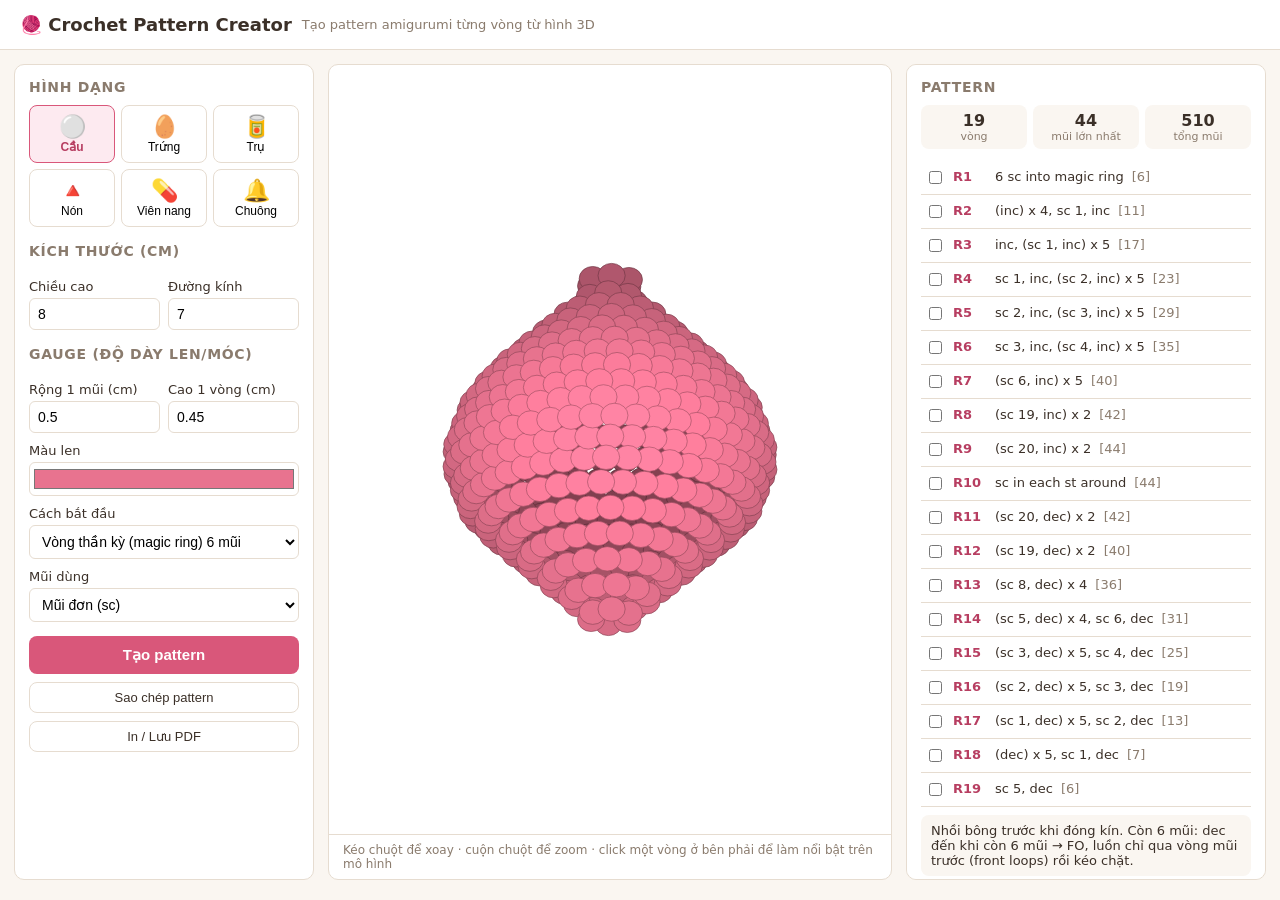
<file: crochet-editor.html>
<!DOCTYPE html>
<html lang="vi">
<head>
<meta charset="UTF-8">
<meta name="viewport" content="width=device-width, initial-scale=1">
<title>Crochet Pattern Creator</title>
<style>
:root {
  --bg: #faf6f1; --panel: #ffffff; --border: #e6dcd0; --text: #3b3028;
  --muted: #8a7b6d; --accent: #d9577a; --accent-dark: #b73e61; --yarn: #e8738f;
}
* { box-sizing: border-box; }
body { margin: 0; font-family: system-ui, -apple-system, "Segoe UI", sans-serif; background: var(--bg); color: var(--text); }
header { padding: 14px 20px; background: var(--panel); border-bottom: 1px solid var(--border); display: flex; align-items: center; gap: 10px; }
header h1 { font-size: 18px; margin: 0; }
header span { color: var(--muted); font-size: 13px; }
main { display: grid; grid-template-columns: 300px 1fr 360px; gap: 14px; padding: 14px; height: calc(100vh - 56px); }
section { background: var(--panel); border: 1px solid var(--border); border-radius: 10px; padding: 14px; overflow: auto; }
h2 { font-size: 14px; margin: 0 0 10px; text-transform: uppercase; letter-spacing: .05em; color: var(--muted); }
label { display: block; font-size: 13px; margin: 10px 0 4px; }
select, input[type=number], input[type=text] { width: 100%; padding: 7px 8px; border: 1px solid var(--border); border-radius: 6px; font-size: 14px; background: #fff; }
input[type=color] { width: 100%; height: 34px; border: 1px solid var(--border); border-radius: 6px; padding: 2px; background: #fff; }
.row2 { display: grid; grid-template-columns: 1fr 1fr; gap: 8px; }
.shapes { display: grid; grid-template-columns: repeat(3, 1fr); gap: 6px; }
.shapes button { padding: 8px 4px; border: 1px solid var(--border); background: #fff; border-radius: 8px; cursor: pointer; font-size: 12px; }
.shapes button.on { border-color: var(--accent); background: #fdeaf0; color: var(--accent-dark); font-weight: 600; }
.shapes .ico { font-size: 22px; display: block; }
.btn { width: 100%; margin-top: 14px; padding: 10px; background: var(--accent); color: #fff; border: 0; border-radius: 8px; font-size: 15px; font-weight: 600; cursor: pointer; }
.btn:hover { background: var(--accent-dark); }
.btn.sec { background: #fff; color: var(--text); border: 1px solid var(--border); margin-top: 8px; font-size: 13px; font-weight: 500; padding: 7px; }
#view { display: flex; flex-direction: column; padding: 0; }
canvas { flex: 1; width: 100%; min-height: 0; cursor: grab; border-radius: 10px; }
canvas:active { cursor: grabbing; }
.hint { font-size: 12px; color: var(--muted); padding: 8px 14px; border-top: 1px solid var(--border); }
.stats { display: grid; grid-template-columns: repeat(3, 1fr); gap: 6px; margin-bottom: 12px; }
.stats div { background: var(--bg); border-radius: 8px; padding: 6px; text-align: center; font-size: 11px; color: var(--muted); }
.stats b { display: block; font-size: 16px; color: var(--text); }
.round { display: flex; gap: 8px; padding: 7px 4px; border-bottom: 1px solid var(--border); font-size: 13px; line-height: 1.4; cursor: pointer; }
.round.hl { background: #fdeaf0; }
.round.done { opacity: .45; text-decoration: line-through; }
.round .n { font-weight: 700; min-width: 34px; color: var(--accent-dark); }
.round .c { color: var(--muted); white-space: nowrap; }
.round input { margin-top: 3px; }
.note { font-size: 13px; background: var(--bg); border-radius: 8px; padding: 8px 10px; margin: 8px 0; }
.legend { font-size: 12px; color: var(--muted); margin-top: 12px; }
@media (max-width: 1000px) { main { grid-template-columns: 1fr; height: auto; } #view { height: 420px; } }
</style>
</head>
<body>
<header><h1>🧶 Crochet Pattern Creator</h1><span>Tạo pattern amigurumi từng vòng từ hình 3D</span></header>
<main>
  <section id="controls">
    <h2>Hình dạng</h2>
    <div class="shapes" id="shapes"></div>

    <h2 style="margin-top:16px">Kích thước (cm)</h2>
    <div class="row2">
      <div><label>Chiều cao</label><input type="number" id="height" value="8" min="1" max="60" step="0.5"></div>
      <div><label>Đường kính</label><input type="number" id="diam" value="7" min="1" max="60" step="0.5"></div>
    </div>

    <h2 style="margin-top:16px">Gauge (độ dày len/móc)</h2>
    <div class="row2">
      <div><label>Rộng 1 mũi (cm)</label><input type="number" id="sw" value="0.5" min="0.2" max="1.5" step="0.05"></div>
      <div><label>Cao 1 vòng (cm)</label><input type="number" id="rh" value="0.45" min="0.2" max="1.5" step="0.05"></div>
    </div>
    <label>Màu len</label><input type="color" id="color" value="#e8738f">
    <label>Cách bắt đầu</label>
    <select id="start">
      <option value="ring">Vòng thần kỳ (magic ring) 6 mũi</option>
      <option value="chain">Dây xích 2, 6 mũi vào xích đầu</option>
    </select>
    <label>Mũi dùng</label>
    <select id="stitch"><option value="sc">Mũi đơn (sc)</option></select>

    <button class="btn" id="gen">Tạo pattern</button>
    <button class="btn sec" id="copy">Sao chép pattern</button>
    <button class="btn sec" id="print">In / Lưu PDF</button>
  </section>

  <section id="view">
    <canvas id="cv"></canvas>
    <div class="hint">Kéo chuột để xoay · cuộn chuột để zoom · click một vòng ở bên phải để làm nổi bật trên mô hình</div>
  </section>

  <section id="out">
    <h2>Pattern</h2>
    <div class="stats" id="stats"></div>
    <div id="pattern"></div>
    <div class="legend"><b>Ký hiệu:</b> MR = magic ring · sc = mũi đơn · inc = tăng (2 sc vào 1 mũi) · dec = giảm (gộp 2 mũi) · FO = cắt chỉ</div>
  </section>
</main>

<script>
(function () {
  const SHAPES = {
    sphere:   { name: 'Cầu',     ico: '⚪', r: t => Math.sin(Math.PI * t) },
    egg:      { name: 'Trứng',   ico: '🥚', r: t => Math.pow(Math.sin(Math.PI * Math.pow(t, 0.75)), 1.0) },
    cylinder: { name: 'Trụ',     ico: '🥫', r: t => 1 },
    cone:     { name: 'Nón',     ico: '🔺', r: t => 1 - t },
    capsule:  { name: 'Viên nang', ico: '💊', r: t => { const e = 0.3; return t < e ? Math.sin(Math.PI / 2 * t / e) : t > 1 - e ? Math.sin(Math.PI / 2 * (1 - t) / e) : 1; } },
    bell:     { name: 'Chuông',  ico: '🔔', r: t => Math.pow(1 - t, 0.6) * (0.35 + 0.65 * Math.min(1, (1 - t) * 2)) + 0.0 },
  };
  let shape = 'sphere';
  let rounds = [];      // {n, text, count}
  let hl = -1;
  const $ = id => document.getElementById(id);

  // ---------- UI ----------
  const shapesEl = $('shapes');
  Object.keys(SHAPES).forEach(k => {
    const b = document.createElement('button');
    b.innerHTML = '<span class="ico">' + SHAPES[k].ico + '</span>' + SHAPES[k].name;
    b.onclick = () => { shape = k; refreshShapes(); generate(); };
    b.dataset.k = k;
    shapesEl.appendChild(b);
  });
  function refreshShapes() { [...shapesEl.children].forEach(b => b.classList.toggle('on', b.dataset.k === shape)); }
  refreshShapes();

  // ---------- Pattern generation ----------
  // Distribute `d` special stitches (inc/dec) evenly over `n` previous stitches.
  // Returns compressed instruction like "(sc 4, inc) x 3, sc 2".
  function distribute(n, d, kind) {
    const use = kind === 'inc' ? 1 : 2;           // prev stitches consumed per special
    const plain = n - d * use;
    // d groups, each: sc a, special. Spread `plain` among groups.
    const base = Math.floor(plain / d), extra = plain % d;
    const groups = [];
    for (let i = 0; i < d; i++) {
      // Bresenham-like spread of extras
      const a = base + (Math.floor((i + 1) * extra / d) - Math.floor(i * extra / d));
      groups.push(a);
    }
    // run-length compress consecutive equal groups
    const parts = [];
    let i = 0;
    while (i < groups.length) {
      let j = i; while (j < groups.length && groups[j] === groups[i]) j++;
      const m = j - i, a = groups[i];
      const unit = (a > 0 ? 'sc ' + a + ', ' : '') + kind;
      if (m === 1) parts.push(unit);
      else parts.push('(' + unit + ') x ' + m);
      i = j;
    }
    return parts.join(', ');
  }

  function buildRounds() {
    const H = +$('height').value, D = +$('diam').value;
    const sw = +$('sw').value, rh = +$('rh').value;
    const R = D / 2;
    const f = SHAPES[shape].r;
    const total = Math.max(3, Math.round(H / rh));
    const counts = [6];
    for (let k = 1; k < total; k++) {
      // cone/bell start at tip (t = 0 is tip for cone => r = 1 - t is wrong direction), so flip below
      const t = (k + 0.5) / total;
      let r = R * f(shapeParam(t));
      let target = Math.max(6, Math.round(2 * Math.PI * r / sw));
      const prev = counts[k - 1];
      target = Math.min(target, prev + 6, prev * 2);
      target = Math.max(target, prev - 6, Math.ceil(prev / 2));
      counts.push(Math.max(6, target));
    }
    // taper to close (flat cap / tip), 6 dec per round max
    while (counts[counts.length - 1] > 6) counts.push(Math.max(6, counts[counts.length - 1] - 6));
    // ensure the last taper ends at 6 and drop trailing duplicates of 6 > 1
    while (counts.length > 2 && counts[counts.length - 1] === 6 && counts[counts.length - 2] === 6 && counts.length > total + 6) counts.pop();

    const out = [];
    const startTxt = $('start').value === 'ring' ? '6 sc into magic ring' : 'ch 2, 6 sc in 2nd ch from hook';
    out.push({ n: 6, text: startTxt, count: 6 });
    for (let k = 1; k < counts.length; k++) {
      const prev = counts[k - 1], n = counts[k], diff = n - prev;
      let text;
      if (diff === 0) text = 'sc in each st around';
      else if (diff > 0) text = distribute(prev, diff, 'inc');
      else text = distribute(prev, -diff, 'dec');
      out.push({ n, text, count: n });
    }
    // merge identical consecutive "sc around" rounds into ranges
    const merged = [];
    out.forEach((r, i) => {
      const last = merged[merged.length - 1];
      if (last && r.text === 'sc in each st around' && last.text === r.text && last.count === r.count) last.to = i + 1;
      else merged.push({ from: i + 1, to: i + 1, text: r.text, count: r.count });
    });
    return { merged, flat: out, counts };
  }

  // Shapes that "start" at the tip (cone, bell) need their profile reversed:
  // pattern is worked from the tip outward, so t=0 is the tip.
  function shapeParam(t) { return (shape === 'cone' || shape === 'bell') ? 1 - t : t; }

  function generate() {
    const res = buildRounds();
    rounds = res.flat;
    const el = $('pattern'); el.innerHTML = '';
    const done = loadDone();
    res.merged.forEach(m => {
      const div = document.createElement('div');
      div.className = 'round';
      const label = m.from === m.to ? 'R' + m.from : 'R' + m.from + '-' + m.to;
      const rep = m.from === m.to ? '' : ' (' + (m.to - m.from + 1) + ' vòng)';
      div.innerHTML = '<input type="checkbox"><span class="n">' + label + '</span><span>' + m.text + rep + '</span><span class="c">[' + m.count + ']</span>';
      const cb = div.querySelector('input');
      cb.checked = !!done[m.from];
      div.classList.toggle('done', cb.checked);
      cb.onclick = e => {
        e.stopPropagation();
        div.classList.toggle('done', cb.checked);
        done[m.from] = cb.checked; saveDone(done);
      };
      div.onclick = () => { hl = m.from - 1; [...el.children].forEach(c => c.classList.remove('hl')); div.classList.add('hl'); draw(); };
      el.appendChild(div);
    });
    const last = rounds[rounds.length - 1];
    const note = document.createElement('div');
    note.className = 'note';
    note.textContent = 'Nhồi bông trước khi đóng kín. Còn ' + last.n + ' mũi: dec đến khi còn 6 mũi → FO, luồn chỉ qua vòng mũi trước (front loops) rồi kéo chặt.';
    el.appendChild(note);

    const totalSt = rounds.reduce((a, r) => a + r.count, 0);
    const maxSt = Math.max(...rounds.map(r => r.count));
    $('stats').innerHTML =
      '<div><b>' + rounds.length + '</b>vòng</div>' +
      '<div><b>' + maxSt + '</b>mũi lớn nhất</div>' +
      '<div><b>' + totalSt + '</b>tổng mũi</div>';
    hl = -1;
    draw();
  }
  function key() { return 'crochet-done-' + [shape, $('height').value, $('diam').value, $('sw').value, $('rh').value].join('|'); }
  function loadDone() { try { return JSON.parse(localStorage.getItem(key())) || {}; } catch (e) { return {}; } }
  function saveDone(d) { try { localStorage.setItem(key(), JSON.stringify(d)); } catch (e) {} }

  // ---------- 3D preview ----------
  const cv = $('cv'), ctx = cv.getContext('2d');
  let rotY = 0.6, rotX = 0.35, zoom = 1, drag = null;
  function resize() {
    const r = cv.getBoundingClientRect(), dpr = window.devicePixelRatio || 1;
    cv.width = r.width * dpr; cv.height = r.height * dpr;
    ctx.setTransform(dpr, 0, 0, dpr, 0, 0);
    draw();
  }
  window.addEventListener('resize', resize);
  cv.addEventListener('pointerdown', e => { drag = { x: e.clientX, y: e.clientY }; cv.setPointerCapture(e.pointerId); });
  cv.addEventListener('pointermove', e => {
    if (!drag) return;
    rotY += (e.clientX - drag.x) * 0.01; rotX += (e.clientY - drag.y) * 0.01;
    rotX = Math.max(-1.5, Math.min(1.5, rotX));
    drag = { x: e.clientX, y: e.clientY }; draw();
  });
  cv.addEventListener('pointerup', () => drag = null);
  cv.addEventListener('wheel', e => { e.preventDefault(); zoom = Math.max(0.4, Math.min(4, zoom * (e.deltaY < 0 ? 1.1 : 0.9))); draw(); }, { passive: false });

  function shade(hex, f) {
    const n = parseInt(hex.slice(1), 16);
    const c = v => Math.max(0, Math.min(255, Math.round(v * f)));
    return 'rgb(' + c(n >> 16) + ',' + c((n >> 8) & 255) + ',' + c(n & 255) + ')';
  }

  function draw() {
    const w = cv.clientWidth, h = cv.clientHeight;
    ctx.clearRect(0, 0, w, h);
    if (!rounds.length) return;
    const sw = +$('sw').value, rh = +$('rh').value;
    const color = $('color').value;
    const pts = [];
    const N = rounds.length;
    const Htot = N * rh;
    const scale = Math.min(w, h) / (Math.max(Htot, +$('diam').value) * 1.5) * zoom;
    const cy = Math.cos(rotY), sy = Math.sin(rotY), cx = Math.cos(rotX), sx = Math.sin(rotX);
    rounds.forEach((rd, i) => {
      const n = rd.count;
      const rad = n * sw / (2 * Math.PI);
      const y = (i + 0.5) * rh - Htot / 2;
      for (let j = 0; j < n; j++) {
        const a = (j + (i % 2) * 0.5) / n * Math.PI * 2;
        let x = Math.cos(a) * rad, z = Math.sin(a) * rad, yy = -y;
        // rotate Y
        let x1 = x * cy + z * sy, z1 = -x * sy + z * cy;
        // rotate X
        let y1 = yy * cx - z1 * sx, z2 = yy * sx + z1 * cx;
        pts.push({ x: w / 2 + x1 * scale, y: h / 2 + y1 * scale, z: z2, i, a });
      }
    });
    pts.sort((p, q) => p.z - q.z);
    const sizeW = sw * scale * 0.62, sizeH = rh * scale * 0.62;
    const maxZ = Math.max(...pts.map(p => p.z)) || 1, minZ = Math.min(...pts.map(p => p.z));
    pts.forEach(p => {
      const depth = (p.z - minZ) / ((maxZ - minZ) || 1);
      const light = 0.55 + 0.6 * depth;
      const on = hl === p.i;
      ctx.fillStyle = on ? '#ffd23f' : shade(color, light);
      ctx.strokeStyle = shade(color, light * 0.65);
      ctx.lineWidth = 0.7;
      ctx.beginPath();
      ctx.ellipse(p.x, p.y, Math.max(1.5, sizeW), Math.max(1.5, sizeH), 0, 0, Math.PI * 2);
      ctx.fill(); ctx.stroke();
    });
  }

  // ---------- actions ----------
  $('gen').onclick = generate;
  ['height', 'diam', 'sw', 'rh', 'start'].forEach(id => $(id).addEventListener('change', generate));
  $('color').addEventListener('input', draw);

  function patternText() {
    const lines = [SHAPES[shape].name + ' — ' + $('height').value + ' x ' + $('diam').value + ' cm', ''];
    let i = 0;
    [...$('pattern').querySelectorAll('.round')].forEach(el => {
      lines.push(el.querySelector('.n').textContent + ': ' + el.children[2].textContent + ' ' + el.children[3].textContent);
    });
    lines.push('', 'Nhồi bông, dec đến khi còn 6 mũi, FO.');
    return lines.join('\n');
  }
  $('copy').onclick = () => {
    const t = patternText();
    (navigator.clipboard ? navigator.clipboard.writeText(t) : Promise.reject()).then(
      () => { $('copy').textContent = 'Đã sao chép ✓'; setTimeout(() => $('copy').textContent = 'Sao chép pattern', 1500); },
      () => { prompt('Sao chép pattern:', t); });
  };
  $('print').onclick = () => {
    const w = window.open('', '_blank');
    w.document.write('<pre style="font:14px/1.6 system-ui;white-space:pre-wrap">' + patternText().replace(/</g, '&lt;') + '</pre>');
    w.document.close(); w.print();
  };

  resize();
  generate();
})();
</script>
</body>
</html>
</file>
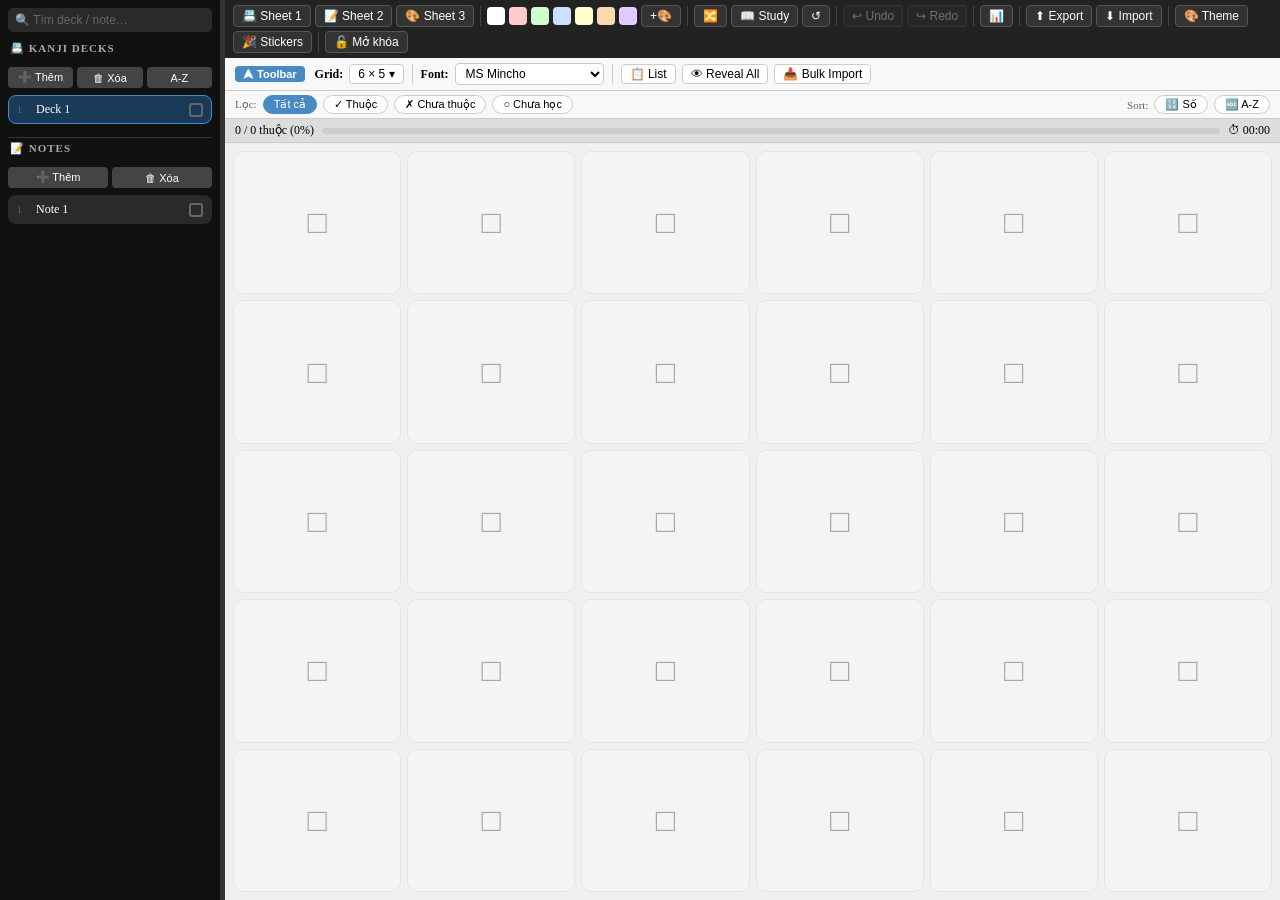
<file: demo007.html>
<!DOCTYPE html>
<html lang="ja">
<head>
<meta charset="UTF-8">
<title>Kanji Notes Pro v7</title>
<link rel="preconnect" href="https://fonts.googleapis.com">
<link href="https://fonts.googleapis.com/css2?family=Noto+Serif+JP:wght@400;700&family=Noto+Sans+JP:wght@400;700&family=Zen+Antique&family=Shippori+Mincho:wght@400;700&family=Kaisei+Opti&family=Lora:ital,wght@0,400;0,700;1,400&family=Playfair+Display:wght@400;700&family=Source+Serif+4:wght@400;700&family=EB+Garamond:wght@400;700&family=Crimson+Pro:ital,wght@0,400;0,700;1,400&display=swap" rel="stylesheet">
<style>
/* ── THEME VARIABLES ── */
:root {
  --bg: #f0f0f0;
  --sidebar-bg: #111;
  --sidebar-text: #ffffff;
  --sidebar-item: #2a2a2a;
  --sidebar-hover: #3a3a3a;
  --sidebar-active: #1a3a5a;
  --sidebar-border: #4a8ac4;
  --topbar-bg: #222;
  --topbar-text: #ffffff;
  --card-bg: #ffffff;
  --card-border: #cccccc;
  --card-known: #4caf50;
  --card-unknown: #f44336;
  --editor-bg: #ffffff;
  --editor-wrap: #e8e8e8;
  --toolbar-bg: #dddddd;
  --toolbar-border: #bbbbbb;
  --sheet1ctrl-bg: #f8f8f8;
  --progress-bg: #dddddd;
  --progress-fill: #4caf50;
  --text-main: #000000;
  --text-muted: #666666;
  --accent: #4a8ac4;
  --overlay-bg: rgba(0,0,0,0.85);
  --modal-bg: #ffffff;
  --modal-border: #dddddd;
  --input-bg: #ffffff;
  --input-border: #cccccc;
  --tag-bg: #e0e0e0;
  --tag-text: #333333;
  --note-default-bg: #fffde7;
  --note-default-border: #f9a825;
}

* { box-sizing: border-box; }

/* ── LOCK MODE ── */
#lockBtn.locked-on { background: #c62828 !important; color: white !important; border-color: #c62828 !important; }
body.locked .deck-rename-btn,
body.locked .deck-act-btn,
body.locked #sidebar .sidebar-btn-row,
body.locked .toc-act-btn,
body.locked .card-quick,
body.locked #multiSelectBar,
body.locked #editorToolbar > button:not(#lockBtn):not(#tocToggleBtn):not(#editorUndoBtn):not(#editorRedoBtn),
body.locked #editorToolbar > select,
body.locked #findBar,
body.locked #selPopup,
body.locked #noteModal,
body.locked #renameModal,
body.locked #tocEditModal,
body.locked #editModal,
body.locked #bulkModal { display: none !important; }
body.locked #editor { caret-color: transparent; }
body.locked #editorToolbar::after {
  content: "🔒 Đã khóa - không thể chỉnh sửa";
  margin-left: 8px; padding: 2px 8px; border-radius: 4px;
  background: #ffebee; color: #c62828; font-size: 11px; font-weight: bold;
}
#lockToast {
  position: fixed; bottom: 30px; left: 50%; transform: translateX(-50%);
  background: #c62828; color: white; padding: 8px 16px; border-radius: 6px;
  font-size: 13px; z-index: 99999; box-shadow: 0 4px 12px rgba(0,0,0,.3);
  opacity: 0; pointer-events: none; transition: opacity .2s;
}
#lockToast.show { opacity: 1; }

/* ============== SHEET 3 DRAW ============== */
#sheet3 { display: none; flex: 1; overflow: hidden; flex-direction: row; background: #2b2b2b; }
#sheet3.active { display: flex; }
#drawTools {
  width: 56px; background: #1e1e1e; color: #ddd; border-right: 1px solid #000;
  display: flex; flex-direction: column; gap: 6px; padding: 6px 4px; overflow-y: auto;
}
#drawTools .dt-group {
  display: flex; flex-direction: column; gap: 4px; align-items: stretch;
  border-bottom: 1px solid #333; padding-bottom: 6px; margin-bottom: 2px;
}
#drawTools .dt-group:last-child { border-bottom: none; }
#drawTools .dt-btn {
  background: #2c2c2c; color: #ddd; border: 1px solid #3a3a3a;
  border-radius: 4px; padding: 4px 0; font-size: 16px; cursor: pointer; width: 100%;
  min-height: 28px; line-height: 1;
}
#drawTools .dt-btn:hover { background: #3a3a3a; }
#drawTools .dt-btn.active { background: #4a8ac4; color: white; border-color: #5b9bd5; }
#drawTools .dt-btn.dt-act { font-size: 13px; }
#drawTools .dt-label { font-size: 9px; color: #999; margin-top: 2px; text-align: center; }
#drawTools input[type=range] { width: 100%; }
#drawTools input[type=color] { width: 100%; height: 28px; border: 1px solid #3a3a3a; background: #2c2c2c; cursor: pointer; padding: 0; }
#drawTools select { width: 100%; background: #2c2c2c; color: #ddd; border: 1px solid #3a3a3a; font-size: 11px; padding: 2px; }
#dtSwatches { display: grid; grid-template-columns: 1fr 1fr; gap: 2px; }
#dtSwatches .sw {
  width: 100%; aspect-ratio: 1; border: 1px solid #444; cursor: pointer; border-radius: 2px;
}
#dtSwatches .sw:hover { transform: scale(1.1); }

#drawCanvasWrap {
  flex: 1; overflow: auto; position: relative;
  background:
    linear-gradient(45deg, #3a3a3a 25%, transparent 25%),
    linear-gradient(-45deg, #3a3a3a 25%, transparent 25%),
    linear-gradient(45deg, transparent 75%, #3a3a3a 75%),
    linear-gradient(-45deg, transparent 75%, #3a3a3a 75%);
  background-size: 16px 16px; background-position: 0 0,0 8px,8px -8px,-8px 0px;
  background-color: #2b2b2b;
  display: flex; align-items: flex-start; justify-content: flex-start;
}
#drawCanvasInner {
  position: relative; transform-origin: 0 0; margin: 40px;
  box-shadow: 0 0 0 1px #000, 0 8px 32px rgba(0,0,0,.6);
}
#drawLayersStack { position: relative; }
#drawLayersStack canvas {
  position: absolute; top: 0; left: 0;
  image-rendering: pixelated; image-rendering: crisp-edges;
}
#drawLayersStack canvas.bg { position: relative; image-rendering: auto; }
.draw-cursor {
  position: absolute; top: 0; left: 0; pointer-events: none;
  image-rendering: pixelated;
}

#drawSidePanel {
  width: 220px; background: #1e1e1e; color: #ddd; border-left: 1px solid #000;
  display: flex; flex-direction: column; padding: 8px; gap: 8px; overflow-y: auto; font-size: 12px;
}
#drawSidePanel .dsp-section { background: #252525; border: 1px solid #333; border-radius: 4px; padding: 6px; }
#drawSidePanel .dsp-head {
  display: flex; justify-content: space-between; align-items: center;
  font-weight: bold; font-size: 11px; color: #ccc; margin-bottom: 6px;
}
#drawSidePanel .dsp-head .dt-btn { font-size: 11px; padding: 2px 5px; min-height: 22px; width: auto; display: inline-block; margin-left: 2px; }
#dlList { display: flex; flex-direction: column-reverse; gap: 3px; max-height: 280px; overflow-y: auto; }
.dl-row {
  display: flex; align-items: center; gap: 4px; padding: 4px;
  background: #2c2c2c; border: 1px solid #3a3a3a; border-radius: 3px; cursor: pointer;
}
.dl-row.active { border-color: #4a8ac4; background: #1f3a52; }
.dl-row .dl-thumb {
  width: 32px; height: 32px; background: #fff;
  border: 1px solid #555; flex-shrink: 0; image-rendering: pixelated;
  background-image:
    linear-gradient(45deg, #ccc 25%, transparent 25%),
    linear-gradient(-45deg, #ccc 25%, transparent 25%);
  background-size: 8px 8px;
}
.dl-row .dl-name { flex: 1; font-size: 11px; overflow: hidden; text-overflow: ellipsis; white-space: nowrap; }
.dl-row .dl-vis { background: none; border: none; color: #ccc; cursor: pointer; font-size: 12px; padding: 2px; }

#drawSidePanel input[type=color] { width: 100%; height: 28px; border: 1px solid #3a3a3a; background: #2c2c2c; cursor: pointer; padding: 0; }
#drawSidePanel input[type=range] { width: 100%; }
#drawSidePanel select { width: 100%; background: #2c2c2c; color: #ddd; border: 1px solid #3a3a3a; font-size: 11px; padding: 2px; }
#drawSidePanel .dt-label { font-size: 10px; color: #999; }
#drawSidePanel .dt-btn { background: #2c2c2c; color: #ddd; border: 1px solid #3a3a3a; border-radius: 3px; padding: 4px; cursor: pointer; font-size: 11px; }
#drawSidePanel .dt-btn:hover { background: #3a3a3a; }

/* Per-item lock button in sidebar (always visible, even when body.locked) */
.deck-lock-btn {
  opacity: 0; border: none; background: rgba(255,255,255,.15);
  color: #aaa; font-size: 11px; border-radius: 3px;
  cursor: pointer; padding: 1px 4px; transition: opacity .15s;
}
.deck:hover .deck-lock-btn { opacity: 1; }
.deck-lock-btn.is-locked { opacity: 1 !important; background: #c62828; color: white; }
.deck-lock-btn:hover { background: rgba(255,255,255,.3); color: white; }
.deck-lock-btn.is-locked:hover { background: #b71c1c; }
.deck.is-locked-row { border-left: 3px solid #c62828; }
body {
  margin: 0; display: flex; height: 100vh;
  font-family: "MS Mincho", serif;
  background: var(--bg); overflow: hidden;
  color: var(--text-main);
  transition: background .2s, color .2s;
}

/* ── SIDEBAR ── */
#sidebar {
  width: 220px; min-width: 140px; max-width: 360px;
  background: var(--sidebar-bg); color: var(--sidebar-text);
  padding: 8px; overflow-y: auto; flex-shrink: 0; user-select: none;
  display: flex; flex-direction: column;
}
#sidebarResizer {
  width: 5px; background: #333; cursor: col-resize;
  flex-shrink: 0; transition: background .15s;
}
#sidebarResizer:hover { background: #666; }
#sidebar h4 {
  color: #aaa; margin: 10px 0 4px; font-size: 11px;
  text-transform: uppercase; letter-spacing: 1px;
  padding: 4px 2px 8px; border-top: 1px solid #333;
}
#sidebar h4:first-of-type { border-top: none; margin-top: 0; }
.sidebar-btn-row { display: flex; gap: 4px; margin-bottom: 4px; }
.sidebar-btn-row button {
  flex: 1; font-size: 11px; padding: 4px;
  border: none; border-radius: 4px; cursor: pointer;
  background: #444; color: white;
}
.sidebar-btn-row button:hover { background: #666; }
#deckSearch {
  width: 100%; padding: 5px 7px; border-radius: 5px;
  border: none; background: #2a2a2a; color: white;
  font-size: 12px; margin-bottom: 6px; outline: none;
}
#deckSearch::placeholder { color: #666; }
.deck {
  padding: 6px 8px; background: var(--sidebar-item);
  border-radius: 8px; margin: 3px 0; cursor: pointer;
  display: flex; align-items: center; gap: 5px;
  border: 1px solid transparent; transition: background .12s;
  position: relative;
}
.deck:hover { background: var(--sidebar-hover); }
.deck.active-deck { background: var(--sidebar-active); border-color: var(--sidebar-border); }
.deck.drag-over { border-color: var(--accent); border-style: dashed; }
.deck-num { font-size: 10px; color: #666; min-width: 14px; }
.deck-name { flex: 1; overflow: hidden; text-overflow: ellipsis; white-space: nowrap; font-size: 12px; }
.deck-prog { font-size: 10px; color: #aaa; white-space: nowrap; }
.deck-rename-btn, .deck-act-btn {
  opacity: 0; border: none; background: rgba(255,255,255,.15);
  color: #aaa; font-size: 10px; border-radius: 3px;
  cursor: pointer; padding: 1px 4px; transition: opacity .15s;
}
.deck:hover .deck-rename-btn,
.deck:hover .deck-act-btn { opacity: 1; }
.deck-rename-btn:hover, .deck-act-btn:hover { background: rgba(255,255,255,.25); color: white; }
.deck-act-btn.exp:hover { background: #1565c0; color: white; }
.deck-act-btn.imp:hover { background: #6a1b9a; color: white; }
.checkBox {
  width: 14px; height: 14px; border: 2px solid #666;
  border-radius: 3px; cursor: pointer; flex-shrink: 0;
  transition: background .1s, border-color .1s;
}
.checkBox.active { background: white; border-color: white; }

/* ── MAIN ── */
#main { flex: 1; display: flex; flex-direction: column; min-width: 0; }
#topbar {
  background: var(--topbar-bg); color: var(--topbar-text);
  padding: 5px 8px; display: flex; gap: 4px;
  align-items: center; flex-wrap: wrap;
}
#topbar button {
  padding: 3px 8px; border: 1px solid #555;
  border-radius: 4px; background: #333;
  color: white; cursor: pointer; font-size: 12px;
}
#topbar button:hover { background: #555; }
#topbar button:disabled { opacity: 0.35; cursor: not-allowed; }
#topbar button:disabled:hover { background: #333; }
.tb-sep { width: 1px; height: 20px; background: #444; margin: 0 2px; }
#palette { display: flex; gap: 4px; align-items: center; }
.colorBox {
  width: 18px; height: 18px; border-radius: 4px;
  border: 2px solid transparent; cursor: pointer;
  transition: border-color .1s;
}
.colorBox:hover, .colorBox.selected { border-color: white; }

/* ── SHEETS ── */
.sheet { display: none; flex: 1; overflow: hidden; flex-direction: column; }
.sheet.active { display: flex; }

/* ── SHEET 1 ── */
#sheet1Controls {
  background: var(--sheet1ctrl-bg); border-bottom: 1px solid var(--card-border);
  padding: 5px 10px; display: flex; gap: 6px; align-items: center;
  font-size: 12px; flex-wrap: wrap; color: var(--text-main);
}
#sheet1Controls label { font-weight: bold; }
#sheet1Controls select, #sheet1Controls input[type=text] {
  padding: 2px 6px; border: 1px solid var(--input-border);
  border-radius: 4px; font-size: 12px;
  background: var(--input-bg); color: var(--text-main);
}
.ctrl-btn {
  padding: 2px 8px; font-size: 12px; border: 1px solid var(--input-border);
  border-radius: 4px; cursor: pointer; background: var(--input-bg);
  color: var(--text-main);
}
.ctrl-btn:hover { background: var(--card-border); }
.ctrl-btn.active { background: var(--accent); color: white; border-color: var(--accent); }
#filterBar {
  background: var(--sheet1ctrl-bg); border-bottom: 1px solid var(--card-border);
  padding: 4px 10px; display: flex; gap: 6px; align-items: center; font-size: 12px;
  color: var(--text-main);
}
.filter-btn {
  padding: 2px 10px; border-radius: 12px; border: 1px solid var(--input-border);
  cursor: pointer; font-size: 11px; background: var(--input-bg); color: var(--text-main);
}
.filter-btn.active { background: var(--accent); color: white; border-color: var(--accent); }
#progressBar {
  background: var(--progress-bg); padding: 4px 10px;
  display: flex; align-items: center; gap: 8px;
  font-size: 12px; border-bottom: 1px solid var(--card-border);
  color: var(--text-main);
}
#progressTrack { flex: 1; height: 6px; background: #ccc; border-radius: 3px; overflow: hidden; }
#progressFill { height: 100%; background: var(--progress-fill); border-radius: 3px; transition: width .3s; }
#flashGrid { display: grid; gap: 6px; padding: 8px; flex: 1; overflow: auto; }
.card {
  background: var(--card-bg); border-radius: 10px; border: 1px solid var(--card-border);
  display: flex; flex-direction: column; justify-content: center; align-items: center;
  cursor: pointer; user-select: none; position: relative;
  transition: box-shadow .1s, transform .08s;
  min-height: 0; overflow: hidden;
}
.card:hover { box-shadow: 0 2px 8px rgba(0,0,0,.2); transform: scale(1.02); }
.card:hover .card-quick { opacity: 1; }
.card.back { font-family: "Noto Sans", sans-serif; padding: 4px; text-align: center; }
.card.known { border-color: var(--card-known); border-width: 2px; }
.card.unknown { border-color: var(--card-unknown); border-width: 2px; }
.card.empty-card { opacity: 0.3; }
.card.selected-card { outline: 2px solid var(--accent); outline-offset: 1px; }
.card-status { position: absolute; top: 2px; right: 4px; font-size: 9px; }
.card-text { font-size: clamp(10px, 2.5vw, 32px); }
.card.back .card-text { font-size: clamp(8px, 1.2vw, 14px); line-height: 1.4; }
.card-tags { position: absolute; bottom: 2px; left: 2px; display: flex; gap: 2px; flex-wrap: wrap; }
.card-tag { font-size: 8px; padding: 1px 3px; border-radius: 3px; color: white; }
.card-quick {
  position: absolute; bottom: 0; left: 0; right: 0;
  display: flex; opacity: 0; transition: opacity .15s;
  background: rgba(0,0,0,.55);
}
.card-quick button {
  flex: 1; border: none; padding: 3px 0; font-size: 10px;
  cursor: pointer; background: transparent; color: white;
}
.card-quick button:hover { background: rgba(255,255,255,.15); }
#listView { display: none; flex: 1; overflow: auto; }
#listView.active { display: block; }
.list-table { width: 100%; border-collapse: collapse; font-size: 13px; }
.list-table th {
  background: var(--toolbar-bg); padding: 6px 10px;
  text-align: left; font-size: 11px; color: var(--text-muted);
  border-bottom: 1px solid var(--card-border); position: sticky; top: 0;
}
.list-table td { padding: 5px 10px; border-bottom: 0.5px solid var(--card-border); color: var(--text-main); }
.list-table tr:hover td { background: var(--sheet1ctrl-bg); }
.list-status { font-size: 11px; padding: 1px 6px; border-radius: 10px; }
.ls-known { background: #e8f5e9; color: #2e7d32; }
.ls-unknown { background: #ffebee; color: #c62828; }
.ls-none { background: var(--tag-bg); color: var(--tag-text); }
#multiSelectBar {
  display: none; position: absolute; bottom: 60px; left: 50%;
  transform: translateX(-50%); background: #222; color: white;
  border-radius: 8px; padding: 6px 12px; gap: 8px;
  align-items: center; font-size: 12px; z-index: 100;
  box-shadow: 0 4px 16px rgba(0,0,0,.4);
}
#multiSelectBar.visible { display: flex; }
#multiSelectBar button {
  padding: 3px 10px; border: 1px solid #555; border-radius: 4px;
  background: #444; color: white; cursor: pointer; font-size: 11px;
}
#multiSelectBar button:hover { background: #666; }

/* ── SHEET 2 LAYOUT ── */
#sheet2 { display: none; flex: 1; overflow: hidden; flex-direction: row; }
#sheet2.active { display: flex; }

/* TOC PANEL */
#tocPanel {
  width: 220px; min-width: 160px; max-width: 320px;
  background: var(--sheet1ctrl-bg);
  border-right: 1px solid var(--card-border);
  display: flex; flex-direction: column;
  flex-shrink: 0; transition: width .2s;
  overflow: hidden;
}
#tocPanel.hidden { width: 0; min-width: 0; border: none; }
#tocHeader {
  display: flex; align-items: center; justify-content: space-between;
  padding: 8px 10px; border-bottom: 1px solid var(--card-border);
  font-size: 12px; font-weight: bold; color: var(--text-muted);
}
#tocHeader span { font-size: 11px; text-transform: uppercase; letter-spacing: .8px; }
#tocList { flex: 1; overflow-y: auto; padding: 6px 0; }
.toc-item {
  display: flex; align-items: center; gap: 4px;
  padding: 5px 10px; cursor: pointer; font-size: 12px;
  color: var(--text-main); border-left: 3px solid transparent;
  transition: background .1s, border-color .1s;
  user-select: none;
}
.toc-item:hover { background: var(--card-border); border-left-color: var(--accent); }
.toc-item.toc-h1 { font-weight: bold; font-size: 13px; }
.toc-item.toc-h2 { padding-left: 20px; font-size: 12px; }
.toc-item.toc-h3 { padding-left: 30px; font-size: 11px; color: var(--text-muted); }
.toc-label { flex: 1; overflow: hidden; text-overflow: ellipsis; white-space: nowrap; }
.toc-actions { display: flex; gap: 2px; opacity: 0; transition: opacity .15s; }
.toc-item:hover .toc-actions { opacity: 1; }
.toc-act-btn {
  border: none; background: transparent; cursor: pointer;
  font-size: 11px; padding: 1px 3px; border-radius: 3px;
  color: var(--text-muted);
}
.toc-act-btn:hover { background: var(--card-border); color: var(--text-main); }
#tocResizer {
  width: 4px; background: var(--card-border); cursor: col-resize;
  flex-shrink: 0; transition: background .15s;
}
#tocResizer:hover { background: var(--accent); }

/* EDITOR AREA */
#editorArea { flex: 1; display: flex; flex-direction: column; min-width: 0; overflow: hidden; }

/* ── EDITOR TOOLBAR ── */
#editorToolbar {
  background: var(--toolbar-bg); padding: 4px 6px;
  display: flex; gap: 3px; flex-wrap: wrap;
  align-items: center; border-bottom: 1px solid var(--toolbar-border);
}
#editorToolbar button {
  padding: 2px 6px; border: 1px solid var(--toolbar-border);
  border-radius: 3px; background: var(--card-bg);
  cursor: pointer; font-size: 12px; color: var(--text-main);
  position: relative;
}
#editorToolbar button:hover { background: var(--sheet1ctrl-bg); }
#editorToolbar button:disabled { opacity: 0.35; cursor: not-allowed; }
#editorToolbar select {
  padding: 2px 4px; border: 1px solid var(--toolbar-border);
  border-radius: 3px; font-size: 12px;
  background: var(--card-bg); color: var(--text-main);
}
.tb2-sep { width: 1px; height: 20px; background: var(--toolbar-border); margin: 0 2px; }

/* ── SAVE STATUS INDICATOR ── */
#saveStatus {
  font-size: 11px; padding: 3px 8px; border-radius: 10px;
  background: #e8f5e9; color: #2e7d32; transition: all .2s;
  display: inline-flex; align-items: center; gap: 4px; white-space: nowrap;
}
#saveStatus.saving { background: #fff3e0; color: #e65100; }
#saveStatus.error  { background: #ffebee; color: #c62828; }
#saveStatus.idle   { background: #eceff1; color: #546e7a; }
#saveStatus .dot {
  width: 7px; height: 7px; border-radius: 50%; background: currentColor;
  display: inline-block;
}
#saveStatus.saving .dot { animation: pulse 1s infinite; }
@keyframes pulse { 0%,100% { opacity: 1; } 50% { opacity: .3; } }

/* ── COLOR BUTTON (Word-style) ── */
.color-tool-group {
  display: flex; align-items: stretch; border: 1px solid var(--toolbar-border);
  border-radius: 3px; overflow: hidden;
}
.color-tool-main {
  display: flex; flex-direction: column; align-items: center;
  padding: 2px 5px; background: var(--card-bg);
  cursor: pointer; gap: 1px; border: none; border-right: 1px solid var(--toolbar-border);
  min-width: 26px;
}
.color-tool-main:hover { background: var(--sheet1ctrl-bg); }
.color-tool-arrow {
  padding: 2px 3px; background: var(--card-bg); cursor: pointer;
  border: none; font-size: 8px; display: flex; align-items: center;
  color: var(--text-muted); position: relative;
}
.color-tool-arrow:hover { background: var(--sheet1ctrl-bg); }
.color-bar { width: 16px; height: 3px; border-radius: 1px; margin-top: 1px; }
.color-picker-popup {
  display: none; position: absolute; top: 100%; left: 0;
  background: var(--modal-bg); border: 1px solid var(--card-border);
  border-radius: 8px; padding: 10px; z-index: 400;
  box-shadow: 0 4px 16px rgba(0,0,0,.2); min-width: 240px;
}
.color-picker-popup.open { display: block; }
.color-swatches {
  display: grid; grid-template-columns: repeat(10, 18px); gap: 2px; margin-bottom: 8px;
}
.swatch {
  width: 18px; height: 18px; border-radius: 3px; cursor: pointer;
  border: 1px solid rgba(0,0,0,.1); transition: transform .1s;
  position: relative;
}
.swatch:hover { transform: scale(1.2); border-color: #000; }
.swatch.none-swatch {
  background: white;
  overflow: hidden;
}
.swatch.none-swatch::before {
  content: '';
  position: absolute; top: 0; left: 0; right: 0; bottom: 0;
  background: linear-gradient(135deg, white 45%, #e53935 47%, #e53935 53%, white 55%);
}
.color-custom-row {
  display: flex; align-items: center; gap: 6px; margin-top: 6px; flex-wrap: wrap;
}
.color-custom-row label { font-size: 11px; color: var(--text-muted); width: 100%; }
.color-custom-row input[type=color] { width: 32px; height: 26px; border: none; border-radius: 3px; cursor: pointer; padding: 0; }
.color-custom-row input[type=text] {
  flex: 1; padding: 3px 6px; font-size: 11px; border: 1px solid var(--input-border);
  border-radius: 3px; background: var(--input-bg); color: var(--text-main); min-width: 0;
}
.color-custom-row button { padding: 3px 10px; font-size: 11px; border-radius: 4px; border: 1px solid var(--input-border); cursor: pointer; background: var(--accent); color: white; white-space: nowrap; }
.color-section-label { font-size: 10px; color: var(--text-muted); text-transform: uppercase; letter-spacing: .5px; margin: 6px 0 3px; }
.custom-color-row {
  display: flex; flex-wrap: wrap; gap: 2px; margin-bottom: 4px; min-height: 18px;
}
.custom-color-del { position: absolute; top: -4px; right: -4px; width: 10px; height: 10px; background: #e53935; border-radius: 50%; font-size: 7px; color: white; display: flex; align-items: center; justify-content: center; cursor: pointer; opacity: 0; }
.swatch:hover .custom-color-del { opacity: 1; }
.swatch.removable { position: relative; }

#wordCount { font-size: 11px; color: var(--text-muted); padding: 2px 6px; }
#editorWrap { flex: 1; overflow-y: auto; background: var(--editor-wrap); padding: 20px; }
#editor {
  background: var(--editor-bg); color: var(--text-main);
  width: 210mm; min-height: 297mm; margin: auto;
  padding: 20mm 25mm; box-shadow: 0 0 8px rgba(0,0,0,.2);
  outline: none; line-height: 1.8; font-size: 14pt;
}
#findBar {
  display: none; background: var(--sheet1ctrl-bg);
  padding: 4px 10px; gap: 6px; align-items: center;
  border-bottom: 1px solid var(--card-border); font-size: 12px;
}
#findBar.active { display: flex; }
#findBar input {
  padding: 3px 8px; border: 1px solid var(--input-border);
  border-radius: 4px; font-size: 12px; width: 160px;
  background: var(--input-bg); color: var(--text-main);
}
#findBar button {
  padding: 3px 8px; font-size: 12px; border: 1px solid var(--input-border);
  border-radius: 4px; cursor: pointer; background: var(--input-bg);
  color: var(--text-main);
}

/* ── INLINE NOTE TOOLTIP ── */
.inline-note {
  background: var(--note-default-bg, #fffde7);
  border-bottom: 2px dashed var(--note-default-border, #f9a825);
  cursor: help;
  position: relative;
  border-radius: 2px;
  padding: 0 1px;
}
/* Pseudo tooltip disabled — replaced by interactive #noteHoverPopup */
.inline-note::after, .inline-note::before { content: none !important; display: none !important; }

/* ── STICKER / EMOJI / GIF PANEL ── */
#stickerPanel {
  position: fixed; top: 60px; right: 20px;
  width: 320px; max-height: 70vh;
  background: var(--modal-bg); color: var(--text-main);
  border: 1px solid var(--modal-border);
  border-radius: 10px; padding: 12px;
  box-shadow: 0 8px 32px rgba(0,0,0,.25);
  z-index: 700; font-size: 12px;
  display: none; flex-direction: column;
}
#stickerPanel.active { display: flex; }
#stickerPanel .sp-header {
  display: flex; align-items: center; justify-content: space-between;
  margin-bottom: 8px;
}
#stickerPanel .sp-tabs { display: flex; gap: 4px; margin-bottom: 6px; }
#stickerPanel .sp-tab {
  flex: 1; padding: 5px 8px; border: 1px solid var(--input-border);
  background: var(--input-bg); color: var(--text-main);
  border-radius: 6px; cursor: pointer; font-size: 11px;
}
#stickerPanel .sp-tab.active { background: var(--accent); color: white; border-color: var(--accent); }
#stickerPanel .sp-hint {
  font-size: 10px; color: var(--text-muted);
  margin-bottom: 6px; line-height: 1.4;
}
#stickerPanel .sp-grid {
  flex: 1; overflow-y: auto;
  display: grid; gap: 6px;
  grid-template-columns: repeat(6, 1fr);
  padding: 6px; background: var(--sheet1ctrl-bg);
  border-radius: 6px; margin-bottom: 8px;
  min-height: 100px;
}
#stickerPanel.sp-image .sp-grid { grid-template-columns: repeat(3, 1fr); }
#stickerPanel .sp-item {
  aspect-ratio: 1;
  display: flex; align-items: center; justify-content: center;
  background: var(--card-bg);
  border: 1px solid var(--card-border);
  border-radius: 6px; cursor: grab;
  font-size: 24px;
  user-select: none; overflow: hidden;
  transition: transform .1s, border-color .1s;
}
#stickerPanel .sp-item:hover { transform: scale(1.08); border-color: var(--accent); }
#stickerPanel .sp-item:active { cursor: grabbing; }
#stickerPanel .sp-item img {
  max-width: 100%; max-height: 100%; object-fit: contain;
  pointer-events: none;
}
#stickerPanel .sp-empty {
  grid-column: 1 / -1;
  text-align: center; color: var(--text-muted);
  font-style: italic; padding: 20px 0; font-size: 11px;
}
#stickerPanel .sp-add-row {
  display: flex; gap: 4px; flex-wrap: wrap;
}
#stickerPanel .sp-add-row input[type="text"] {
  flex: 1; min-width: 120px;
  padding: 5px 8px; font-size: 12px;
  border: 1px solid var(--input-border); border-radius: 5px;
  background: var(--input-bg); color: var(--text-main);
}
#stickerPanel .sp-add-row button {
  padding: 5px 10px; border: none; border-radius: 5px;
  background: var(--accent); color: white; cursor: pointer;
  font-size: 11px; font-weight: 600;
}
#stickerPanel .sp-add-row button.sp-paste-btn { background: #6a1b9a; }
#stickerPanel .sp-add-row button.sp-file-btn { background: #2c5f2e; }

/* ── STICKER MANAGER MODAL ── */
#stickerManagerModal {
  display: none; position: fixed; inset: 0;
  background: rgba(0,0,0,.5); z-index: 9000;
  align-items: center; justify-content: center;
}
#stickerManagerModal.active { display: flex; }
#stickerManagerBox {
  background: var(--modal-bg); color: var(--text-main);
  border: 1px solid var(--modal-border);
  border-radius: 12px; padding: 16px;
  width: min(560px, 92vw); max-height: 80vh;
  display: flex; flex-direction: column; gap: 10px;
  box-shadow: 0 12px 48px rgba(0,0,0,.4);
}
.smm-head { display: flex; justify-content: space-between; align-items: center; }
.smm-tabs { display: flex; gap: 6px; }
.smm-tab {
  flex: 1; padding: 6px 10px; border: 1px solid var(--input-border);
  background: var(--input-bg); color: var(--text-main);
  border-radius: 6px; cursor: pointer; font-size: 12px;
}
.smm-tab.active { background: var(--accent); color: white; border-color: var(--accent); }
.smm-info { font-size: 11px; color: var(--text-muted); }
.smm-list {
  flex: 1; overflow-y: auto; min-height: 200px;
  display: flex; flex-direction: column; gap: 6px;
  padding: 6px; background: var(--sheet1ctrl-bg); border-radius: 8px;
}
.smm-empty {
  text-align: center; padding: 30px; color: var(--text-muted); font-style: italic;
}
.smm-row {
  display: flex; align-items: center; gap: 10px;
  padding: 6px 8px; background: var(--card-bg);
  border: 1px solid var(--card-border); border-radius: 6px;
}
.smm-preview {
  width: 44px; height: 44px; flex-shrink: 0;
  display: flex; align-items: center; justify-content: center;
  font-size: 28px; background: var(--sheet1ctrl-bg);
  border-radius: 5px; overflow: hidden;
}
.smm-preview img { max-width: 100%; max-height: 100%; object-fit: contain; }
.smm-meta { flex: 1; min-width: 0; font-size: 12px; }
.smm-type { font-weight: 600; }
.smm-scope { font-size: 11px; color: var(--text-muted); margin-top: 2px; }
.smm-acts { display: flex; gap: 4px; flex-shrink: 0; }
.smm-acts button {
  border: 1px solid var(--input-border); background: var(--input-bg);
  color: var(--text-main); cursor: pointer; padding: 4px 8px;
  border-radius: 5px; font-size: 12px;
}
.smm-acts button:hover { background: var(--card-border); }
.smm-acts button.smm-del { background: #c62828; color: white; border-color: #c62828; }
.smm-acts button.smm-del:hover { background: #b71c1c; }
.smm-footer { display: flex; justify-content: space-between; gap: 8px; }
.smm-footer button {
  padding: 6px 12px; border-radius: 6px; border: none;
  cursor: pointer; font-size: 12px; font-weight: 600;
}
.smm-footer .smm-del-all { background: #c62828; color: white; }
.smm-footer .smm-del-all:hover { background: #b71c1c; }

/* ── COLLAPSIBLE TOOLBARS (sheet 1 / sheet 2) ── */
#sheet1Controls.collapsed > *:not(.tb-collapse-toggle),
#editorToolbar.collapsed > *:not(.tb-collapse-toggle):not(#tb2RowToggle) {
  display: none !important;
}
.tb-collapse-toggle {
  background: var(--accent); color: white; border: none;
  border-radius: 4px; cursor: pointer; padding: 2px 8px;
  font-size: 11px; font-weight: 600; margin-right: 4px;
}
.tb-collapse-toggle:hover { filter: brightness(1.15); }
#sheet1Controls.collapsed, #editorToolbar.collapsed {
  padding: 4px 6px !important;
}

/* ── LAYER LIST (drag-reorder + lock/alpha-lock indicators) ── */
.dl-row.dragging { opacity: 0.4; }
.dl-row.drop-above { border-top: 2px solid var(--accent); }
.dl-row.drop-below { border-bottom: 2px solid var(--accent); }
.dl-row {
  position: relative;
  transition: background .1s;
}
.dl-handle {
  cursor: grab; padding: 0 4px; color: var(--text-muted);
  font-size: 14px; user-select: none; line-height: 1;
}
.dl-handle:active { cursor: grabbing; }
.dl-lock, .dl-alphalock, .dl-clip {
  background: none; border: none; cursor: pointer;
  padding: 2px 4px; font-size: 12px; color: var(--text-muted);
  border-radius: 3px;
}
.dl-lock.on, .dl-alphalock.on, .dl-clip.on {
  color: var(--accent); background: rgba(255,255,255,.06);
}
.dl-row.is-locked { background: rgba(255,200,0,.08); }

/* ── FLOATING STICKER ELEMENTS (placed on screen, photoshop-like) ── */
.floating-sticker {
  position: fixed;
  z-index: 600;
  cursor: grab;
  user-select: none;
  filter: drop-shadow(0 2px 6px rgba(0,0,0,.25));
  display: inline-block;
}
.floating-sticker .fs-inner {
  display: inline-block;
  transform-origin: center center;
  transition: transform .05s linear;
}
.floating-sticker.dragging { cursor: grabbing; }
.floating-sticker.dragging .fs-inner { transition: none; }
.floating-sticker:hover { outline: 1px dashed var(--accent); outline-offset: 2px; }
.floating-sticker img { display: block; pointer-events: none; }
/* Transparent toggle: lets white background blend out (works best for white-bg PNG/GIF) */
.floating-sticker.fs-transparent img { mix-blend-mode: multiply; }
.floating-sticker.fs-transparent { filter: drop-shadow(0 2px 6px rgba(0,0,0,.4)); }
/* When locked, hide the floating lock badge per user preference */
.floating-sticker.fs-locked::before { display: none; }

.floating-sticker .fs-controls {
  position: absolute; top: -26px; left: 50%;
  transform: translateX(-50%);
  display: none; gap: 1px;
  background: #1e1e2e; border-radius: 5px; padding: 2px 3px;
  font-size: 12px;
  white-space: nowrap;
  box-shadow: 0 2px 6px rgba(0,0,0,.3);
}
.floating-sticker:hover .fs-controls { display: flex; }
.floating-sticker .fs-controls button {
  border: none; background: transparent; color: white;
  cursor: pointer; padding: 2px 6px; border-radius: 3px;
  font-size: 12px; min-width: 20px;
}
.floating-sticker .fs-controls button:hover { background: rgba(255,255,255,.18); }
.floating-sticker .fs-controls button.fs-on { background: var(--accent); }
.floating-sticker .fs-controls .fs-del:hover { background: #c62828; }

/* Photoshop-like handles */
.floating-sticker .fs-handle {
  position: absolute;
  display: none;
  width: 14px; height: 14px;
  background: var(--accent); border: 2px solid white;
  border-radius: 50%; cursor: pointer;
  box-shadow: 0 1px 3px rgba(0,0,0,.4);
  z-index: 2;
}
.floating-sticker:hover .fs-handle { display: block; }
.floating-sticker .fs-resize {
  bottom: -7px; right: -7px;
  cursor: nwse-resize;
  border-radius: 3px;
}
.floating-sticker .fs-rotate {
  top: -7px; left: 50%;
  transform: translateX(-50%);
  background: #2c5f2e;
  color: white; font-size: 10px; line-height: 12px; text-align: center;
  cursor: grab;
  border-radius: 50%;
}
.floating-sticker .fs-controls input[type=range].fs-opacity {
  width: 60px; height: 14px; vertical-align: middle; margin: 0 2px;
  cursor: pointer;
}

/* ── INTERACTIVE NOTE HOVER POPUP (with flashcard list) ── */
#noteHoverPopup {
  display: none;
  position: fixed;
  background: #1a1a2e;
  color: #e8e8f0;
  border-radius: 10px;
  padding: 10px 12px;
  width: 320px;
  max-height: 380px;
  overflow-y: auto;
  box-shadow: 0 8px 28px rgba(0,0,0,.45);
  border: 1px solid #3a3a5a;
  font-family: "Noto Sans JP", sans-serif;
  font-size: 12px;
  line-height: 1.5;
  z-index: 9999;
}
#noteHoverPopup.visible { display: block; }
#noteHoverPopup .nhp-note {
  padding: 6px 8px;
  background: rgba(255,255,255,.06);
  border-radius: 6px;
  margin-bottom: 8px;
  white-space: pre-wrap;
  word-break: break-word;
  font-size: 12px;
  border-left: 3px solid #f9a825;
}
#noteHoverPopup .nhp-section-title {
  font-size: 10px;
  text-transform: uppercase;
  letter-spacing: .8px;
  color: #8a8aaa;
  margin: 8px 0 4px;
  font-weight: 700;
  display: flex;
  justify-content: space-between;
  align-items: center;
}
#noteHoverPopup .nhp-list {
  display: flex; flex-direction: column; gap: 4px;
  margin-bottom: 6px;
}
#noteHoverPopup .nhp-empty {
  color: #6a6a8a; font-style: italic; font-size: 11px;
  padding: 4px 0;
}
#noteHoverPopup .nhp-item {
  display: flex; align-items: center; gap: 6px;
  background: rgba(255,255,255,.04);
  border: 1px solid rgba(255,255,255,.08);
  border-radius: 6px;
  padding: 5px 6px;
}
#noteHoverPopup .nhp-item-text {
  flex: 1; min-width: 0;
  display: flex; flex-direction: column; gap: 1px;
  overflow: hidden;
}
#noteHoverPopup .nhp-item-front {
  font-size: 14px; font-weight: 600; color: #fff;
  white-space: nowrap; overflow: hidden; text-overflow: ellipsis;
}
#noteHoverPopup .nhp-item-back {
  font-size: 11px; color: #b8b8d0;
  white-space: nowrap; overflow: hidden; text-overflow: ellipsis;
}
#noteHoverPopup .nhp-item-btn {
  border: none; cursor: pointer;
  padding: 4px 8px; border-radius: 5px;
  font-size: 11px; font-weight: 600;
  background: #4a8ac4; color: white;
}
#noteHoverPopup .nhp-item-btn:hover { background: #5a9ad4; }
#noteHoverPopup .nhp-item-del {
  border: none; cursor: pointer;
  padding: 3px 6px; border-radius: 4px;
  font-size: 11px; background: transparent; color: #aaa;
}
#noteHoverPopup .nhp-item-del:hover { background: rgba(255,255,255,.1); color: #f44; }
#noteHoverPopup .nhp-add-row {
  display: flex; gap: 4px; margin-top: 4px;
}
#noteHoverPopup .nhp-add-row input {
  flex: 1; min-width: 0;
  background: #0f0f1e; color: #fff;
  border: 1px solid #3a3a5a; border-radius: 5px;
  padding: 4px 6px; font-size: 12px;
  font-family: "Noto Sans JP", sans-serif;
}
#noteHoverPopup .nhp-add-row input:focus { outline: 1px solid #4a8ac4; }
#noteHoverPopup .nhp-add-btn {
  border: none; cursor: pointer;
  background: #2c5f2e; color: white;
  border-radius: 5px; padding: 4px 10px;
  font-size: 12px; font-weight: 600;
}
#noteHoverPopup .nhp-add-btn:hover { background: #3c7f3e; }
#noteHoverPopup .nhp-deck-row {
  display: flex; align-items: center; gap: 6px;
  margin-top: 8px; padding-top: 8px;
  border-top: 1px solid rgba(255,255,255,.1);
}
#noteHoverPopup .nhp-deck-row label {
  font-size: 11px; color: #8a8aaa; white-space: nowrap;
}
#noteHoverPopup .nhp-deck-row select {
  flex: 1; background: #0f0f1e; color: #fff;
  border: 1px solid #3a3a5a; border-radius: 5px;
  padding: 3px 6px; font-size: 11px;
}
#noteHoverPopup .nhp-toast {
  margin-top: 6px;
  padding: 4px 8px;
  background: rgba(76,175,80,.15);
  color: #8cd391;
  border-radius: 5px;
  font-size: 11px;
  text-align: center;
  display: none;
}
#noteHoverPopup .nhp-toast.show { display: block; }
.inline-note[data-color="yellow"] { background: #fffde7; border-bottom-color: #f9a825; }
.inline-note[data-color="green"]  { background: #e8f5e9; border-bottom-color: #43a047; }
.inline-note[data-color="blue"]   { background: #e3f2fd; border-bottom-color: #1e88e5; }
.inline-note[data-color="pink"]   { background: #fce4ec; border-bottom-color: #e91e63; }
.inline-note[data-color="purple"] { background: #f3e5f5; border-bottom-color: #8e24aa; }
.inline-note[data-color="red"]    { background: #ffebee; border-bottom-color: #e53935; }

/* ── SELECTION POPUP ── */
#selPopup {
  display: none; position: fixed; z-index: 500;
  background: #1e1e2e; color: white;
  border-radius: 8px; padding: 4px 6px;
  gap: 2px; align-items: center;
  box-shadow: 0 4px 20px rgba(0,0,0,.45);
  flex-wrap: wrap; max-width: 320px;
  border: 1px solid #3a3a5a;
}
#selPopup.visible { display: flex; }
.sel-btn {
  padding: 3px 8px; border: none; border-radius: 5px;
  cursor: pointer; font-size: 11px; font-weight: 500;
  background: transparent; color: #ddd;
  transition: background .12s; white-space: nowrap;
}
.sel-btn:hover { background: rgba(255,255,255,.12); color: white; }
.sel-sep { width: 1px; height: 18px; background: #3a3a5a; margin: 0 1px; }

/* ── NOTE MODAL ── */
#noteModal {
  display: none; position: fixed; inset: 0;
  background: rgba(0,0,0,.4); z-index: 800;
  align-items: center; justify-content: center;
}
#noteModal.active { display: flex; }
#noteModalBox {
  background: var(--modal-bg); border-radius: 12px;
  padding: 20px 24px; min-width: 340px; max-width: 460px;
  border: 1px solid var(--modal-border);
  box-shadow: 0 8px 32px rgba(0,0,0,.25);
  color: var(--text-main);
}
#noteModalBox h3 { margin: 0 0 14px; font-size: 15px; }
#noteModalBox label { font-size: 11px; color: var(--text-muted); display: block; margin-bottom: 4px; }
#noteText {
  width: 100%; min-height: 80px; resize: vertical;
  padding: 8px 10px; border: 1px solid var(--input-border);
  border-radius: 6px; font-size: 13px; margin-bottom: 12px;
  background: var(--input-bg); color: var(--text-main);
  font-family: "Noto Sans JP", sans-serif;
}
.note-color-row { display: flex; gap: 6px; margin-bottom: 14px; flex-wrap: wrap; }
.note-color-opt {
  width: 24px; height: 24px; border-radius: 5px;
  cursor: pointer; border: 2px solid transparent;
  transition: border-color .1s, transform .1s;
}
.note-color-opt:hover { transform: scale(1.15); }
.note-color-opt.selected { border-color: #333; transform: scale(1.15); }
.note-modal-btns { display: flex; gap: 8px; justify-content: flex-end; }
.note-modal-btns button {
  padding: 7px 16px; border-radius: 6px; border: none;
  font-size: 13px; cursor: pointer;
}

/* ── TOC HEADING MARKER ── */
[data-toc-id] { scroll-margin-top: 20px; }

/* ── MODALS (shared) ── */
.modal-overlay {
  display: none; position: fixed; inset: 0;
  background: rgba(0,0,0,.5); z-index: 800;
  align-items: center; justify-content: center;
}
.modal-overlay.active { display: flex; }
.modal {
  background: var(--modal-bg); border-radius: 12px;
  padding: 20px 24px; min-width: 320px; max-width: 480px;
  border: 1px solid var(--modal-border);
  box-shadow: 0 8px 32px rgba(0,0,0,.25);
  color: var(--text-main);
}
.modal h3 { margin: 0 0 16px; font-size: 16px; }
.modal label { font-size: 12px; color: var(--text-muted); display: block; margin-bottom: 3px; }
.modal input, .modal textarea, .modal select {
  width: 100%; padding: 7px 10px; border: 1px solid var(--input-border);
  border-radius: 6px; font-size: 14px; margin-bottom: 12px;
  background: var(--input-bg); color: var(--text-main);
  font-family: "MS Mincho", serif;
}
.modal textarea { min-height: 120px; resize: vertical; }
.modal-btns { display: flex; gap: 8px; justify-content: flex-end; margin-top: 4px; }
.modal-btns button { padding: 7px 18px; border-radius: 6px; border: none; font-size: 13px; cursor: pointer; }
.btn-primary { background: var(--accent); color: white; }
.btn-secondary { background: var(--tag-bg); color: var(--text-main); }
.tag-input-row { display: flex; flex-wrap: wrap; gap: 4px; margin-bottom: 10px; }
.tag-chip { font-size: 11px; padding: 2px 8px; border-radius: 10px; color: white; cursor: pointer; display: flex; align-items: center; gap: 3px; }
.tag-chip .rm { font-size: 10px; opacity: .7; }

/* ── RENAME MODAL ── */
#renameModal {
  display: none; position: fixed; inset: 0;
  background: rgba(0,0,0,.4); z-index: 900;
  align-items: center; justify-content: center;
}
#renameModal.active { display: flex; }
#renameModalBox {
  background: var(--modal-bg); border-radius: 12px;
  padding: 20px 24px; min-width: 320px; max-width: 400px;
  border: 1px solid var(--modal-border);
  box-shadow: 0 8px 32px rgba(0,0,0,.25);
  color: var(--text-main);
}
#renameModalBox h3 { margin: 0 0 14px; font-size: 15px; }
#renameInput {
  width: 100%; padding: 8px 10px; border: 1px solid var(--input-border);
  border-radius: 6px; font-size: 14px; margin-bottom: 14px;
  background: var(--input-bg); color: var(--text-main);
  font-family: inherit;
}
.rename-btns { display: flex; gap: 8px; justify-content: flex-end; }
.rename-btns button { padding: 7px 16px; border-radius: 6px; border: none; font-size: 13px; cursor: pointer; }

/* ── GRID SIZE PICKER ── */
#gridSizePicker {
  display: none; position: absolute;
  background: var(--modal-bg); border: 1px solid var(--card-border);
  border-radius: 10px; padding: 12px;
  box-shadow: 0 4px 20px rgba(0,0,0,.2); z-index: 500;
}
#gridSizeGrid { display: grid; grid-template-columns: repeat(10, 22px); gap: 3px; margin-bottom: 8px; }
.gsCell {
  width: 22px; height: 22px; border-radius: 4px;
  border: 1px solid var(--card-border); cursor: pointer;
  background: var(--sheet1ctrl-bg); transition: background .08s;
}
.gsCell.hover { background: var(--accent); border-color: var(--accent); }
#gridSizeLabel { font-size: 12px; text-align: center; color: var(--text-muted); }

/* ── STUDY OVERLAY ── */
#studyOverlay {
  display: none; position: fixed; inset: 0;
  background: var(--overlay-bg); z-index: 1000;
  flex-direction: column; align-items: center; justify-content: center;
}
#studyOverlay.active { display: flex; }
#studyClose { position: absolute; top: 14px; right: 18px; background: transparent; border: none; color: white; font-size: 22px; cursor: pointer; }
#studyHeader { color: white; margin-bottom: 18px; text-align: center; }
#studyDeckName { font-size: 18px; font-weight: bold; }
#studyProgress, #studyScore { font-size: 13px; color: #aaa; margin-top: 4px; }
#studyCard {
  background: var(--card-bg); border-radius: 20px;
  width: min(500px, 90vw); min-height: 270px;
  display: flex; flex-direction: column; align-items: center; justify-content: center;
  padding: 32px; text-align: center; position: relative;
  cursor: pointer; box-shadow: 0 8px 40px rgba(0,0,0,.5); transition: transform .1s;
  color: var(--text-main);
}
#studyCard:active { transform: scale(.97); }
#studyTimer { position: absolute; top: 12px; right: 16px; font-size: 13px; color: #999; }
#studyFront { font-size: 76px; line-height: 1.1; }
#studyReading { font-size: 18px; color: #888; margin-top: 4px; display: none; }
#studyBack { font-size: 18px; font-family: "Noto Sans", sans-serif; color: #444; margin-top: 12px; display: none; }
#studyHint, #studyShortcuts { font-size: 12px; color: #aaa; margin-top: 6px; }
#studyControls { display: flex; gap: 14px; margin-top: 22px; }
#studyControls button { padding: 10px 26px; border: none; border-radius: 10px; font-size: 15px; cursor: pointer; font-weight: bold; transition: transform .1s; }
#studyControls button:active { transform: scale(.95); }
#btnKnown { background: #4caf50; color: white; }
#btnUnknown { background: #f44336; color: white; }
#btnSkip { background: #888; color: white; }
#studyResult { display: none; color: white; text-align: center; }
#studyResult h2 { font-size: 28px; margin-bottom: 10px; }
#studyResult p { color: #ccc; font-size: 15px; white-space: pre-line; }
#studyResult .res-btns { display: flex; gap: 10px; justify-content: center; margin-top: 18px; }
#studyResult button { padding: 10px 22px; border-radius: 10px; border: none; font-size: 14px; cursor: pointer; }

/* ── THEME PANEL ── */
#themePanel {
  display: none; position: fixed; top: 38px; right: 8px;
  background: var(--modal-bg); border: 1px solid var(--modal-border);
  border-radius: 12px; padding: 16px; z-index: 600;
  box-shadow: 0 4px 24px rgba(0,0,0,.2); width: 320px;
  color: var(--text-main); max-height: 85vh; overflow-y: auto;
}
#themePanel.active { display: block; }
#themePanel h4 { margin: 0 0 10px; font-size: 13px; }
.theme-presets { display: flex; flex-wrap: wrap; gap: 5px; margin-bottom: 12px; }
.theme-preset {
  padding: 4px 8px; border-radius: 6px; border: 1px solid var(--card-border);
  cursor: pointer; font-size: 11px; background: var(--input-bg); color: var(--text-main);
  display: flex; align-items: center; gap: 4px;
}
.theme-preset:hover { border-color: var(--accent); }
.theme-palette-dot {
  display: flex; gap: 2px;
}
.theme-palette-dot span {
  width: 8px; height: 8px; border-radius: 50%; display: inline-block;
}
.theme-section-label { font-size: 10px; color: var(--text-muted); text-transform: uppercase; letter-spacing: .5px; margin: 10px 0 6px; font-weight: bold; }
.theme-row { display: flex; align-items: center; gap: 8px; margin-bottom: 8px; font-size: 12px; }
.theme-row label { flex: 1; }
.theme-row input[type=color] { width: 32px; height: 24px; border: none; border-radius: 4px; cursor: pointer; padding: 0; }
.theme-row input[type=text] {
  width: 80px; padding: 3px 6px; border: 1px solid var(--input-border);
  border-radius: 4px; font-size: 11px; background: var(--input-bg); color: var(--text-main);
}

/* ── STATS PANEL ── */
#statsPanel {
  display: none; position: fixed; top: 38px; left: 50%; transform: translateX(-50%);
  background: var(--modal-bg); border: 1px solid var(--modal-border);
  border-radius: 12px; padding: 20px; z-index: 600;
  box-shadow: 0 4px 24px rgba(0,0,0,.2); width: 420px;
  color: var(--text-main);
}
#statsPanel.active { display: block; }
#statsPanel h4 { margin: 0 0 14px; font-size: 15px; }
.stats-grid { display: grid; grid-template-columns: repeat(3,1fr); gap: 10px; margin-bottom: 16px; }
.stat-card { background: var(--sheet1ctrl-bg); border-radius: 8px; padding: 10px; text-align: center; }
.stat-num { font-size: 22px; font-weight: bold; color: var(--accent); }
.stat-label { font-size: 11px; color: var(--text-muted); margin-top: 2px; }
.streak-row { display: flex; gap: 3px; flex-wrap: wrap; }
.streak-cell { width: 14px; height: 14px; border-radius: 3px; background: var(--tag-bg); cursor: default; }
.streak-cell.s1 { background: #c6e48b; }
.streak-cell.s2 { background: #7bc96f; }
.streak-cell.s3 { background: #239a3b; }
.streak-cell.s4 { background: #196127; }

@media print {
  body > *:not(#printFrame) { display: none !important; }
  #printFrame { display: block !important; position: fixed; inset: 0; width: 100%; height: 100%; border: none; }
}
</style>
</head>
<body>

<!-- SIDEBAR -->
<div id="sidebar">
  <input id="deckSearch" type="text" placeholder="🔍 Tìm deck / note…" oninput="renderSidebar()">
</div>
<div id="sidebarResizer"></div>

<!-- MAIN -->
<div id="main">
  <div id="topbar">
    <button onclick="switchSheet(1)">📇 Sheet 1</button>
    <button onclick="switchSheet(2)">📝 Sheet 2</button>
    <button onclick="switchSheet(3)">🎨 Sheet 3</button>
    <div class="tb-sep"></div>
    <div id="palette"></div>
    <button onclick="addColor()">+🎨</button>
    <div class="tb-sep"></div>
    <button onclick="shuffleCards()">🔀</button>
    <button onclick="openStudy()">📖 Study</button>
    <button onclick="resetProgress()">↺</button>
    <div class="tb-sep"></div>
    <button id="deckUndoBtn" onclick="deckUndo()" title="Undo (Ctrl+Z)" disabled>↩ Undo</button>
    <button id="deckRedoBtn" onclick="deckRedo()" title="Redo (Ctrl+Y)" disabled>↪ Redo</button>
    <div class="tb-sep"></div>
    <button onclick="showStats()">📊</button>
    <div class="tb-sep"></div>
    <button onclick="exportDeck()">⬆ Export</button>
    <button onclick="showImportMenu()">⬇ Import</button>
    <div class="tb-sep"></div>
    <button onclick="toggleThemePanel()">🎨 Theme</button>
    <button onclick="toggleStickerPanel()" title="Emoji / Sticker / GIF — kéo thả vào bất kỳ đâu">🎉 Stickers</button>
    <div class="tb-sep"></div>
    <button id="lockBtn" onclick="toggleLock()" title="Khóa/Mở khóa chỉnh sửa deck &amp; note">🔓 Mở khóa</button>
  </div>

  <!-- SHEET 1 -->
  <div id="sheet1" class="sheet active">
    <div id="sheet1Controls">
      <button class="tb-collapse-toggle" onclick="toggleSheet1Toolbar()" id="sheet1ToolbarToggle" title="Ẩn/hiện thanh công cụ deck">⮝ Toolbar</button>
      <label>Grid:</label>
      <div style="position:relative;display:inline-block;">
        <button id="gridSizeBtn" class="ctrl-btn" onclick="toggleGridPicker(event)">6 × 5 ▾</button>
        <div id="gridSizePicker">
          <div id="gridSizeGrid"></div>
          <div id="gridSizeLabel">6 × 5 = 30 thẻ</div>
        </div>
      </div>
      <div class="tb-sep" style="background:var(--card-border)"></div>
      <label>Font:</label>
      <select id="cardFontSelect" onchange="applyCardFont(this.value)">
        <optgroup label="Chữ Nhật">
          <option value="'MS Mincho',serif">MS Mincho</option>
          <option value="'Noto Serif JP',serif">Noto Serif JP</option>
          <option value="'Shippori Mincho',serif">Shippori Mincho</option>
          <option value="'Noto Sans JP',sans-serif">Noto Sans JP</option>
          <option value="'Zen Antique',serif">Zen Antique</option>
          <option value="'Kaisei Opti',serif">Kaisei Opti</option>
        </optgroup>
        <optgroup label="Chữ Latin">
          <option value="'Times New Roman',serif">Times New Roman</option>
          <option value="'Lora',serif">Lora</option>
          <option value="'Playfair Display',serif">Playfair Display</option>
          <option value="'EB Garamond',serif">EB Garamond</option>
          <option value="'Crimson Pro',serif">Crimson Pro</option>
          <option value="'Georgia',serif">Georgia</option>
          <option value="'Arial',sans-serif">Arial</option>
        </optgroup>
      </select>
      <div class="tb-sep" style="background:var(--card-border)"></div>
      <button class="ctrl-btn" onclick="toggleView()" id="viewToggleBtn">📋 List</button>
      <button class="ctrl-btn" onclick="revealAll()" id="revealAllBtn">👁 Reveal All</button>
      <button class="ctrl-btn" onclick="openBulkImport()">📥 Bulk Import</button>
    </div>
    <div id="filterBar">
      <span style="font-size:11px;color:var(--text-muted)">Lọc:</span>
      <button class="filter-btn active" onclick="setFilter('all',this)">Tất cả</button>
      <button class="filter-btn" onclick="setFilter('known',this)">✓ Thuộc</button>
      <button class="filter-btn" onclick="setFilter('unknown',this)">✗ Chưa thuộc</button>
      <button class="filter-btn" onclick="setFilter('none',this)">○ Chưa học</button>
      <span style="margin-left:auto;display:flex;align-items:center;gap:6px;">
        <span style="font-size:11px;color:var(--text-muted)">Sort:</span>
        <button class="filter-btn" onclick="sortByNumber()">🔢 Số</button>
        <button class="filter-btn" onclick="sortAlpha()">🔤 A-Z</button>
      </span>
    </div>
    <div id="progressBar">
      <span id="progressText">0 / 0 thuộc</span>
      <div id="progressTrack"><div id="progressFill" style="width:0%"></div></div>
      <span id="timerDisplay" style="cursor:pointer" onclick="toggleTimer()" title="Click để pause/resume">⏱ 00:00</span>
    </div>
    <div id="flashGrid"></div>
    <div id="listView"><table class="list-table">
      <thead><tr><th>#</th><th>Kanji</th><th>Reading</th><th>Nghĩa</th><th>Tags</th><th>Trạng thái</th><th></th></tr></thead>
      <tbody id="listBody"></tbody>
    </table></div>
    <div id="multiSelectBar">
      <span id="multiCount">0 thẻ</span>
      <button onclick="multiSetColor()">🎨 Màu</button>
      <button onclick="multiSetKnown(true)">✓ Known</button>
      <button onclick="multiSetKnown(false)">✗ Unknown</button>
      <button onclick="multiDelete()">🗑 Xóa</button>
      <button onclick="clearMultiSelect()">✕</button>
    </div>
  </div>

  <!-- SHEET 2 -->
  <div id="sheet2" class="sheet">
    <div id="tocPanel">
      <div id="tocHeader">
        <span>📑 Mục lục</span>
        <button onclick="toggleTOC()" style="border:none;background:none;cursor:pointer;font-size:14px;color:var(--text-muted)" title="Ẩn mục lục">◀</button>
      </div>
      <div id="tocList"></div>
    </div>
    <div id="tocResizer"></div>
    <div id="editorArea">
      <div id="editorToolbar">
        <button class="tb-collapse-toggle" onclick="toggleEditorToolbar()" id="editorToolbarToggle" title="Ẩn/hiện thanh công cụ note">⮝ Toolbar</button>
        <button id="editorUndoBtn" onclick="editorUndo()" title="Undo (Ctrl+Z)" disabled>↩</button>
        <button id="editorRedoBtn" onclick="editorRedo()" title="Redo (Ctrl+Y)" disabled>↪</button>
        <div class="tb2-sep"></div>
        <button id="tocToggleBtn" onclick="toggleTOC()" title="Hiện/Ẩn mục lục" style="font-size:13px;">📑</button>
        <div class="tb2-sep"></div>
        <button onclick="format('bold')"><b>B</b></button>
        <button onclick="format('italic')"><i>I</i></button>
        <button onclick="format('underline')"><u>U</u></button>
        <button onclick="format('strikeThrough')"><s>S</s></button>
        <div class="tb2-sep"></div>
        <select onchange="applyHeading(this.value)">
          <option value="div">Paragraph</option>
          <option value="h1">Heading 1</option>
          <option value="h2">Heading 2</option>
          <option value="h3">Heading 3</option>
        </select>
        <div class="tb2-sep"></div>
        <button onclick="format('justifyLeft')">⬅</button>
        <button onclick="format('justifyCenter')">⬌</button>
        <button onclick="format('justifyRight')">➡</button>
        <button onclick="format('justifyFull')">☰</button>
        <div class="tb2-sep"></div>
        <button onclick="format('insertUnorderedList')">•</button>
        <button onclick="format('insertOrderedList')">1.</button>
        <button onclick="format('indent')">→</button>
        <button onclick="format('outdent')">←</button>
        <div class="tb2-sep"></div>
        <select onchange="changeFont(this.value)">
          <option>MS Mincho</option><option>MS Gothic</option>
          <option>Noto Serif JP</option><option>Noto Sans JP</option>
          <option>Times New Roman</option><option>Arial</option>
          <option>Georgia</option><option>Lora</option>
          <option>Courier New</option>
        </select>
        <select onchange="applyFontSize(this.value)">
          <option value="10">10</option><option value="12">12</option>
          <option value="14" selected>14</option><option value="16">16</option>
          <option value="18">18</option><option value="24">24</option>
          <option value="32">32</option><option value="48">48</option>
          <option value="72">72</option>
        </select>
        <select onchange="applyLineHeight(this.value)" title="Giãn dòng">
          <option value="1.4">1.4×</option>
          <option value="1.6">1.6×</option>
          <option value="1.8" selected>1.8×</option>
          <option value="2.0">2.0×</option>
          <option value="2.4">2.4×</option>
        </select>
        <div class="tb2-sep"></div>

        <!-- Text color & highlight đã chuyển sang popup hiện ra khi bôi đen chữ -->
        <!-- Hidden DOM giữ lại để các hàm cũ vẫn hoạt động -->
        <div style="display:none;">
          <div id="textColorGroup"><div id="textColorBar"></div><div id="textColorPicker"><div id="textSwatches"></div><div id="textCustomColors"></div><input type="color" id="textColorCustom" value="#e53935"><input type="text" id="textColorHex" value="#e53935"></div></div>
          <div id="highlightGroup"><div id="highlightBar"></div><div id="highlightPicker"><div id="hlSwatches"></div><div id="hlCustomColors"></div><input type="color" id="highlightCustom" value="#FFFF00"><input type="text" id="highlightHex" value="#FFFF00"></div></div>
        </div>

        <button onclick="insertTable()" title="Chèn bảng">⊞ Table</button>
        <button onclick="insertImage()" title="Chèn ảnh">🖼</button>
        <button onclick="toggleFindBar()" title="Tìm & thay thế">🔍</button>
        <div class="tb2-sep"></div>
        <button onclick="customMargin()">Margin</button>
        <button onclick="customPageSize()">PageSize</button>
        <span id="wordCount">0 từ</span>
        <div class="tb2-sep"></div>
        <button onclick="printEditor()" style="background:#222;color:white;border-color:#222;">🖨 Print</button>
        <button onclick="toggleHighlightsPanel()" title="Danh sách ghi chú từ highlight" style="background:#5b3a8c;color:white;border-color:#5b3a8c;">📝 Ghi chú</button>
        <div class="tb2-sep"></div>
        <!-- ★ NEW: Sheet 2 dedicated backup -->
        <button onclick="exportNotesBackup()" title="Xuất backup tất cả notes (JSON)" style="background:#1565c0;color:white;border-color:#1565c0;">⬆ Backup Notes</button>
        <button onclick="importNotesBackup()" title="Phục hồi notes từ file backup" style="background:#6a1b9a;color:white;border-color:#6a1b9a;">⬇ Restore</button>
        <div class="tb2-sep"></div>
        <span id="saveStatus" class="idle"><span class="dot"></span><span id="saveStatusText">Chưa có thay đổi</span></span>
      </div>

      <div id="findBar">
        <span style="font-size:11px;color:var(--text-muted)">Tìm:</span>
        <input type="text" id="findInput" placeholder="Tìm văn bản...">
        <span style="font-size:11px;color:var(--text-muted)">Thay:</span>
        <input type="text" id="replaceInput" placeholder="Thay bằng...">
        <button onclick="findNext()">Tiếp</button>
        <button onclick="replaceOne()">Thay 1</button>
        <button onclick="replaceAll()">Thay tất cả</button>
        <button onclick="toggleFindBar()" style="margin-left:auto;">✕</button>
      </div>

      <div id="editorWrap">
        <div id="editor" contenteditable="true" spellcheck="false"
          oninput="onEditorInput()"
          onblur="saveNotesDeck(true)">
        </div>
      </div>
    </div>
  </div>

  <!-- SHEET 3 - DRAWING (Medibang-style) -->
  <div id="sheet3" class="sheet">
    <div id="drawTools">
      <div class="dt-group">
        <button class="dt-btn dt-tool active" data-tool="pen" title="Pen (B)">🖊</button>
        <button class="dt-btn dt-tool" data-tool="pencil" title="Pencil (P)">✏️</button>
        <button class="dt-btn dt-tool" data-tool="brush" title="Brush soft">🖌</button>
        <button class="dt-btn dt-tool" data-tool="airbrush" title="Airbrush">💨</button>
        <button class="dt-btn dt-tool" data-tool="marker" title="Marker">🖍</button>
        <button class="dt-btn dt-tool" data-tool="eraser" title="Eraser (E)">🧽</button>
        <button class="dt-btn dt-tool" data-tool="fill" title="Bucket Fill (G)">🪣</button>
        <button class="dt-btn dt-tool" data-tool="eyedrop" title="Eyedropper (I)">💉</button>
        <button class="dt-btn dt-tool" data-tool="line" title="Line">📏</button>
        <button class="dt-btn dt-tool" data-tool="rect" title="Rectangle">▭</button>
        <button class="dt-btn dt-tool" data-tool="ellipse" title="Ellipse">○</button>
        <button class="dt-btn dt-tool" data-tool="move" title="Pan view (Space)">✋</button>
      </div>
      <div class="dt-group">
        <label class="dt-label">Size <span id="dtSizeVal">6</span>px</label>
        <input id="dtSize" type="range" min="1" max="200" value="6">
        <label class="dt-label">Opacity <span id="dtOpaVal">100</span>%</label>
        <input id="dtOpa" type="range" min="1" max="100" value="100">
        <label class="dt-label">Smooth <span id="dtSmoVal">3</span></label>
        <input id="dtSmo" type="range" min="0" max="10" value="3">
      </div>
      <div class="dt-group">
        <input id="dtColor" type="color" value="#000000" title="Màu chính">
        <div id="dtSwatches"></div>
        <button class="dt-btn" id="dtAddSwatch" title="Lưu màu">＋</button>
      </div>
      <div class="dt-group">
        <button class="dt-btn dt-act" id="dtUndo" title="Undo (Ctrl+Z)">↩</button>
        <button class="dt-btn dt-act" id="dtRedo" title="Redo (Ctrl+Y)">↪</button>
        <button class="dt-btn dt-act" id="dtClearLayer" title="Clear layer">🗑</button>
      </div>
      <div class="dt-group">
        <button class="dt-btn dt-act" id="dtFit" title="Fit to screen">⤢</button>
        <button class="dt-btn dt-act" id="dtZoomIn" title="Zoom in">＋</button>
        <button class="dt-btn dt-act" id="dtZoomOut" title="Zoom out">－</button>
        <span id="dtZoomVal" style="font-size:11px;color:var(--text-muted)">100%</span>
      </div>
      <div class="dt-group">
        <button class="dt-btn dt-act" id="dtExportPng" title="Export PNG">⬇ PNG</button>
        <button class="dt-btn dt-act" id="dtResize" title="Resize canvas">📐</button>
      </div>
    </div>
    <div id="drawCanvasWrap">
      <div id="drawCanvasInner">
        <div id="drawLayersStack"></div>
        <canvas id="drawCursor" class="draw-cursor"></canvas>
      </div>
    </div>
    <div id="drawSidePanel">
      <div class="dsp-section">
        <div class="dsp-head">
          <span>Layers <span id="dlCount" style="opacity:.6;font-weight:normal"></span></span>
          <span>
            <button class="dt-btn dt-act" id="dlAdd" title="Layer mới">＋</button>
            <button class="dt-btn dt-act" id="dlDup" title="Nhân bản layer">⎘</button>
            <button class="dt-btn dt-act" id="dlDel" title="Xoá layer">🗑</button>
            <button class="dt-btn dt-act" id="dlUp" title="Lên (cũng có thể kéo thả)">▲</button>
            <button class="dt-btn dt-act" id="dlDown" title="Xuống (cũng có thể kéo thả)">▼</button>
            <button class="dt-btn dt-act" id="dlMerge" title="Gộp xuống dưới">⬇⬇</button>
          </span>
        </div>
        <div style="font-size:10px;color:var(--text-muted);padding:2px 0 4px;line-height:1.4;">
          Kéo ⠿ để sắp xếp lại layer • 🔒 khoá layer • ⊞ khoá vùng trong suốt (alpha lock)
        </div>
        <div id="dlList"></div>
        <label class="dt-label" style="margin-top:8px">Layer opacity <span id="dlOpaVal">100</span>%</label>
        <input id="dlOpa" type="range" min="0" max="100" value="100">
        <label class="dt-label" style="margin-top:6px">Blend</label>
        <select id="dlBlend">
          <option value="source-over">Normal</option>
          <option value="multiply">Multiply</option>
          <option value="screen">Screen</option>
          <option value="overlay">Overlay</option>
          <option value="darken">Darken</option>
          <option value="lighten">Lighten</option>
          <option value="color-dodge">Color Dodge</option>
          <option value="color-burn">Color Burn</option>
          <option value="hard-light">Hard Light</option>
          <option value="soft-light">Soft Light</option>
        </select>
      </div>
      <div class="dsp-section">
        <div class="dsp-head"><span>Background</span></div>
        <input id="dlBgColor" type="color" value="#ffffff">
        <button class="dt-btn dt-act" id="dlBgTransp" style="margin-top:4px;width:100%">Trong suốt</button>
      </div>
    </div>
  </div>
</div>

<!-- SELECTION POPUP -->
<div id="selPopup"></div>

<!-- NOTE MODAL -->
<div id="noteHoverPopup"></div>

<div id="noteModal">
  <div id="noteModalBox">
    <h3>📌 Thêm ghi chú vào vùng chọn</h3>
    <label>Nội dung ghi chú</label>
    <textarea id="noteText" placeholder="Nhập ghi chú...&#10;(Hover chuột vào text sẽ hiện tooltip)"></textarea>
    <label>Màu ghi chú</label>
    <div class="note-color-row" id="noteColorRow"></div>
    <div class="note-modal-btns">
      <button onclick="closeNoteModal()" style="background:var(--tag-bg);color:var(--text-main);">Huỷ</button>
      <button onclick="saveNote()" style="background:var(--accent);color:white;">Lưu</button>
    </div>
  </div>
</div>

<!-- RENAME MODAL -->
<div id="renameModal">
  <div id="renameModalBox">
    <h3 id="renameModalTitle">✏️ Đổi tên</h3>
    <input type="text" id="renameInput" placeholder="Nhập tên mới...">
    <div class="rename-btns">
      <button onclick="closeRenameModal()" style="background:var(--tag-bg);color:var(--text-main);">Huỷ</button>
      <button onclick="saveRename()" style="background:var(--accent);color:white;">Lưu</button>
    </div>
  </div>
</div>

<!-- TOC HEADING EDIT MODAL -->
<div id="tocEditModal" class="modal-overlay">
  <div class="modal" style="max-width:400px;">
    <h3>✏️ Sửa tiêu đề mục lục</h3>
    <label>Tiêu đề</label>
    <input type="text" id="tocEditInput" placeholder="Tên tiêu đề...">
    <label>Cấp độ</label>
    <select id="tocEditLevel">
      <option value="H1">Heading 1 (lớn nhất)</option>
      <option value="H2">Heading 2</option>
      <option value="H3">Heading 3 (nhỏ nhất)</option>
    </select>
    <div class="modal-btns">
      <button class="btn-secondary" onclick="closeTocEditModal()">Huỷ</button>
      <button class="btn-primary" onclick="saveTocEdit()">Lưu</button>
    </div>
  </div>
</div>

<!-- CARD EDIT MODAL -->
<div id="editModal" class="modal-overlay">
  <div class="modal">
    <h3>✏️ Chỉnh sửa thẻ</h3>
    <label>Kanji / Từ</label>
    <input type="text" id="editKanji" placeholder="漢字">
    <label>Reading (furigana)</label>
    <input type="text" id="editReading" placeholder="かんじ">
    <label>Nghĩa / Ví dụ</label>
    <textarea id="editMeaning" placeholder="Nghĩa, ví dụ..."></textarea>
    <label>Tags</label>
    <div id="editTagRow" class="tag-input-row"></div>
    <div style="display:flex;gap:6px;margin-bottom:12px;">
      <input type="text" id="editTagInput" placeholder="Thêm tag..." style="flex:1;margin:0;"
        onkeydown="if(event.key==='Enter'){addTag();event.preventDefault()}">
      <button class="btn-secondary" onclick="addTag()" style="padding:6px 12px;">+</button>
    </div>
    <div class="modal-btns">
      <button class="btn-secondary" onclick="closeEditModal()">Huỷ</button>
      <button class="btn-primary" onclick="saveEditModal()">Lưu</button>
    </div>
  </div>
</div>

<!-- BULK IMPORT MODAL -->
<div id="bulkModal" class="modal-overlay">
  <div class="modal" style="max-width:520px;">
    <h3>📥 Nhập hàng loạt</h3>
    <p style="font-size:12px;color:var(--text-muted);margin-top:-8px;margin-bottom:12px;">
      Mỗi dòng một thẻ. Định dạng: <code>kanji,reading,nghĩa</code> hoặc <code>kanji,nghĩa</code>
    </p>
    <textarea id="bulkText" placeholder="例:&#10;漢字,かんじ,chữ Hán&#10;日本語,にほんご,tiếng Nhật&#10;..." style="min-height:200px;"></textarea>
    <label>Thêm vào (điền từ ô số mấy):</label>
    <input type="number" id="bulkStart" value="1" min="1">
    <div class="modal-btns">
      <button class="btn-secondary" onclick="closeBulkModal()">Huỷ</button>
      <button class="btn-primary" onclick="saveBulkImport()">Nhập</button>
    </div>
  </div>
</div>

<!-- EXPORT MODAL -->
<div id="exportModal" class="modal-overlay">
  <div class="modal">
    <h3>⬆ Export</h3>
    <p style="font-size:12px;color:var(--text-muted);margin-top:-8px;margin-bottom:14px;">Chọn định dạng xuất</p>
    <div style="display:flex;flex-direction:column;gap:8px;">
      <button class="btn-secondary" onclick="doExport('json')" style="text-align:left;padding:10px 14px;">📄 JSON — Backup đầy đủ (khuyến nghị)</button>
      <button class="btn-secondary" onclick="doExport('csv')" style="text-align:left;padding:10px 14px;">📊 CSV — Mở bằng Excel / Google Sheets</button>
      <button class="btn-secondary" onclick="doExport('tsv')" style="text-align:left;padding:10px 14px;">📋 TSV — Tab-separated</button>
      <button class="btn-secondary" onclick="doExport('anki')" style="text-align:left;padding:10px 14px;">🃏 Anki CSV — Import vào Anki</button>
      <button class="btn-secondary" onclick="doExport('html')" style="text-align:left;padding:10px 14px;">🌐 HTML — In / xem offline (Notes)</button>
    </div>
    <div class="modal-btns" style="margin-top:14px;">
      <button class="btn-secondary" onclick="closeExportModal()">Đóng</button>
    </div>
  </div>
</div>

<!-- IMPORT MODAL -->
<div id="importModal" class="modal-overlay">
  <div class="modal">
    <h3>⬇ Import</h3>
    <div style="display:flex;flex-direction:column;gap:8px;">
      <button class="btn-secondary" onclick="doImport('json')" style="text-align:left;padding:10px 14px;">📄 JSON — Restore backup</button>
      <button class="btn-secondary" onclick="doImport('csv')" style="text-align:left;padding:10px 14px;">📊 CSV — Từ Excel / Google Sheets</button>
    </div>
    <div class="modal-btns" style="margin-top:14px;">
      <button class="btn-secondary" onclick="document.getElementById('importModal').classList.remove('active')">Đóng</button>
    </div>
  </div>
</div>

<!-- ★ NEW: NOTES RESTORE MODE MODAL -->
<div id="notesRestoreModal" class="modal-overlay">
  <div class="modal" style="max-width:460px;">
    <h3>⬇ Phục hồi Notes từ backup</h3>
    <p style="font-size:12px;color:var(--text-muted);margin-top:-8px;margin-bottom:14px;">
      Chọn cách phục hồi backup vào Sheet 2:
    </p>
    <div style="display:flex;flex-direction:column;gap:8px;">
      <button class="btn-secondary" onclick="doRestoreNotes('replace')" style="text-align:left;padding:12px 14px;">
        🔄 <b>Replace</b> — Xoá toàn bộ notes hiện tại, dùng backup<br>
        <span style="font-size:11px;color:var(--text-muted);">⚠ Mất hết dữ liệu Sheet 2 hiện có</span>
      </button>
      <button class="btn-secondary" onclick="doRestoreNotes('merge')" style="text-align:left;padding:12px 14px;">
        ➕ <b>Merge</b> — Gộp notes backup vào danh sách hiện có<br>
        <span style="font-size:11px;color:var(--text-muted);">An toàn — chỉ thêm vào, không xoá</span>
      </button>
    </div>
    <div class="modal-btns" style="margin-top:14px;">
      <button class="btn-secondary" onclick="closeNotesRestoreModal()">Huỷ</button>
    </div>
  </div>
</div>

<!-- THEME PANEL -->
<div id="themePanel">
  <h4>🎨 Chủ đề màu</h4>
  <div class="theme-section-label">Palette có sẵn</div>
  <div class="theme-presets" id="themePresetsContainer"></div>
  <div class="theme-section-label">Màu từng bộ phận</div>
  <div id="partColorRows"></div>
  <div class="theme-section-label">Màu tuỳ chỉnh của bạn</div>
  <div id="customThemeRows"></div>
  <div style="display:flex;gap:4px;margin:4px 0 8px 0;">
    <input type="text" id="customThemeName" placeholder="Tên (vd: Chữ note)" style="flex:1;padding:5px;font-size:11px;border:1px solid var(--input-border);border-radius:4px;background:var(--input-bg);color:var(--text-main);">
    <input type="color" id="customThemeColor" value="#ff8800" style="width:40px;height:28px;padding:0;border:1px solid var(--input-border);border-radius:4px;">
    <button onclick="addCustomThemeColor()" title="Thêm màu mới" style="padding:5px 10px;border:none;border-radius:4px;background:var(--accent);color:white;cursor:pointer;font-size:14px;font-weight:600;">+</button>
  </div>
  <div class="theme-section-label">Phông, cỡ & màu chữ từng bộ phận</div>
  <div id="uiFontRows"></div>
  <div class="theme-section-label">Tự động Sáng / Tối theo giờ</div>
  <div style="display:flex;gap:4px;align-items:center;margin-bottom:8px;font-size:11px;">
    <input type="checkbox" id="themeAutoSchedule"> <label for="themeAutoSchedule" style="flex:1;">Bật chế độ tự đổi</label>
    <span style="color:var(--text-muted);">Sáng:</span>
    <input type="number" id="themeAutoLightHr" min="0" max="23" value="6" style="width:46px;font-size:11px;padding:3px;border:1px solid var(--input-border);border-radius:4px;background:var(--input-bg);color:var(--text-main);">
    <span style="color:var(--text-muted);">Tối:</span>
    <input type="number" id="themeAutoDarkHr" min="0" max="23" value="18" style="width:46px;font-size:11px;padding:3px;border:1px solid var(--input-border);border-radius:4px;background:var(--input-bg);color:var(--text-main);">
  </div>
  <div style="display:flex;gap:6px;margin-top:8px;">
    <button class="btn-primary" style="flex:1;" onclick="saveTheme()">💾 Lưu theme</button>
    <button class="btn-secondary" style="flex:1;" onclick="document.getElementById('themePanel').classList.remove('active')">Đóng</button>
  </div>
  <div style="display:flex;gap:6px;margin-top:6px;">
    <button class="btn-secondary" style="flex:1;font-size:11px;" onclick="exportThemeJson()">⬆ Xuất JSON</button>
    <button class="btn-secondary" style="flex:1;font-size:11px;" onclick="importThemeJson()">⬇ Nhập JSON</button>
    <button class="btn-secondary" style="flex:1;font-size:11px;" onclick="resetAllTheme()">↺ Mặc định</button>
  </div>
</div>

<!-- GLOBAL SEARCH MODAL (Ctrl+K) -->
<div id="globalSearchModal" class="modal-overlay">
  <div class="modal" style="max-width:620px;">
    <h3>🔍 Tìm kiếm toàn cục</h3>
    <input type="text" id="gsInput" placeholder="Tìm thẻ, note, highlight..." style="width:100%;font-size:14px;padding:8px;margin-bottom:8px;">
    <div style="font-size:11px;color:var(--text-muted);margin-bottom:8px;">↑↓ chọn · Enter mở · Esc đóng</div>
    <div id="gsResults" style="max-height:50vh;overflow-y:auto;"></div>
  </div>
</div>

<!-- HIGHLIGHT HOVER TOOLTIP -->
<div id="hlHoverTip" style="display:none;position:fixed;z-index:900;background:var(--modal-bg);color:var(--text-main);border:1px solid var(--modal-border);border-radius:8px;padding:8px 10px;font-size:12px;max-width:300px;box-shadow:0 4px 16px rgba(0,0,0,.25);pointer-events:none;"></div>

<!-- HIGHLIGHT → CARD PREVIEW MODAL -->
<div id="hlAddModal" class="modal-overlay">
  <div class="modal" style="max-width:460px;">
    <h3>➕ Thêm vào flashcard</h3>
    <p style="font-size:11px;color:var(--text-muted);margin-top:-6px;margin-bottom:10px;">Xem và chỉnh trước khi thêm vào deck.</p>
    <label>Deck đích</label>
    <select id="hlAddModalDeck" style="width:100%;margin-bottom:8px;padding:6px;border:1px solid var(--input-border);border-radius:4px;background:var(--input-bg);color:var(--text-main);"></select>
    <label>Mặt trước (Kanji / Từ)</label>
    <input type="text" id="hlAddFront">
    <label>Reading (furigana)</label>
    <input type="text" id="hlAddReading" placeholder="かんじ">
    <label>Mặt sau (Nghĩa / Ví dụ)</label>
    <textarea id="hlAddBack" placeholder="Nghĩa, ví dụ..."></textarea>
    <div style="font-size:11px;color:var(--text-muted);margin-bottom:8px;">
      <input type="checkbox" id="hlAddLink" checked> Liên kết thẻ với highlight này (đồng bộ 2 chiều)
    </div>
    <div class="modal-btns">
      <button class="btn-secondary" onclick="closeHlAddModal()">Huỷ</button>
      <button class="btn-primary" onclick="confirmHlAddModal()">Thêm vào deck</button>
    </div>
  </div>
</div>

<!-- HIGHLIGHTS NOTES PANEL -->
<div id="hlPanel" style="display:none;position:fixed;top:38px;right:8px;background:var(--modal-bg);border:1px solid var(--modal-border);border-radius:12px;padding:12px;z-index:600;box-shadow:0 4px 24px rgba(0,0,0,.2);width:380px;max-height:85vh;overflow-y:auto;color:var(--text-main);">
  <div style="display:flex;align-items:center;justify-content:space-between;margin-bottom:8px;">
    <h4 style="margin:0;font-size:13px;">📝 Ghi chú từ highlight</h4>
    <div style="display:flex;gap:6px;align-items:center;">
      <select id="hlAddDeckSel" title="Chọn deck đích" style="font-size:11px;padding:3px;border:1px solid var(--input-border);border-radius:4px;background:var(--input-bg);color:var(--text-main);max-width:140px;"></select>
      <button onclick="document.getElementById('hlPanel').style.display='none'" style="border:none;background:none;cursor:pointer;font-size:14px;color:var(--text-muted)">✕</button>
    </div>
  </div>
  <div style="font-size:11px;color:var(--text-muted);margin-bottom:6px;">Bôi đen text trong editor → highlight để nó xuất hiện ở đây. Sửa furigana / nghĩa rồi bấm "+" để thêm vào deck flashcard.</div>
  <div id="hlList"></div>
</div>

<!-- STICKER PANEL -->
<div id="stickerPanel">
  <div class="sp-header">
    <h4 style="margin:0;font-size:13px;">🎉 Emoji / Sticker / GIF</h4>
    <span style="display:flex;gap:4px;align-items:center;">
      <button onclick="openStickerManager()" title="Quản lý / xoá sticker đang dùng" style="border:1px solid var(--input-border);background:var(--input-bg);color:var(--text-main);cursor:pointer;font-size:11px;padding:2px 8px;border-radius:5px;">📋 Quản lý</button>
      <button onclick="document.getElementById('stickerPanel').classList.remove('active')" style="border:none;background:none;cursor:pointer;font-size:14px;color:var(--text-muted)">✕</button>
    </span>
  </div>
  <div class="sp-tabs">
    <button class="sp-tab active" data-tab="emoji" onclick="setStickerTab('emoji')">😀 Emoji</button>
    <button class="sp-tab" data-tab="image" onclick="setStickerTab('image')">🖼 Sticker / GIF</button>
  </div>
  <div class="sp-hint">
    Kéo thả ra màn hình. Sticker chỉ hiện ở <b id="spScopeLabel">deck/note hiện tại</b>.
    Bấm 🔓 trên sticker để khoá ⇒ luôn hiện ở mọi sheet/deck.
  </div>
  <div id="stickerGrid" class="sp-grid"></div>
  <div class="sp-add-row" id="spAddRow"></div>
</div>

<!-- STICKER MANAGER MODAL -->
<div id="stickerManagerModal">
  <div id="stickerManagerBox">
    <div class="smm-head">
      <h3 style="margin:0;font-size:15px;">📋 Quản lý sticker</h3>
      <button onclick="closeStickerManager()" style="border:none;background:none;cursor:pointer;font-size:18px;color:var(--text-muted)">✕</button>
    </div>
    <div class="smm-tabs">
      <button class="smm-tab active" data-mode="current" onclick="setStickerManagerFilter('current')">📍 Đang hiện</button>
      <button class="smm-tab" data-mode="all" onclick="setStickerManagerFilter('all')">🌐 Tất cả</button>
      <button class="smm-tab" data-mode="locked" onclick="setStickerManagerFilter('locked')">🔒 Đã khoá</button>
    </div>
    <div id="stickerManagerInfo" class="smm-info">—</div>
    <div id="stickerManagerList" class="smm-list"></div>
    <div class="smm-footer">
      <button class="smm-del-all" onclick="deleteAllStickersInView()">🗑 Xoá tất cả (theo bộ lọc)</button>
      <button onclick="closeStickerManager()" style="background:var(--tag-bg);color:var(--text-main);">Đóng</button>
    </div>
  </div>
</div>

<!-- STATS PANEL -->
<div id="statsPanel">
  <div style="display:flex;justify-content:space-between;align-items:center;margin-bottom:12px;">
    <h4 style="margin:0;">📊 Thống kê học tập</h4>
    <button onclick="document.getElementById('statsPanel').classList.remove('active')" style="border:none;background:none;cursor:pointer;font-size:16px;color:var(--text-muted)">✕</button>
  </div>
  <div class="stats-grid" id="statsGrid"></div>
  <div style="font-size:12px;color:var(--text-muted);margin-bottom:6px;">Hoạt động 10 tuần qua</div>
  <div class="streak-row" id="streakRow"></div>
</div>

<script>
/* ============================================================
   GLOBALS
============================================================ */
let currentSheet = 1;
let currentKanjiDeck = 0;
let currentNotesDeck = 0;
let selectedKanjiDecks = new Set();
let selectedNotesDecks = new Set();
let currentHighlight = "#FFFF00";
let currentTextColor = "#e53935";
let gridCols = 6, gridRows = 5;
let timerInterval = null, timerSeconds = 0, timerRunning = false;
let studyQueue = [], studyIndex = 0, studyKnown = 0, studyUnknown = 0;
let studyRevealed = false, studyCardTimer = null, studyCardSeconds = 0;
let currentFilter = 'all';
let currentViewMode = 'grid';
let selectedCards = new Set();
let editingCardIndex = -1;
let editTagList = [];
let autoSavePending = null;
let cardFontFamily = "'MS Mincho',serif";
let allCardsRevealed = false;
let tocVisible = true;
let tocEditTarget = null;
let pendingNoteRange = null;
let pendingNoteColor = 'yellow';
let activeColorPicker = null;
let renameCallback = null;

/* ★ NEW: Sheet 2 autosave bookkeeping */
let lastSavedNotesContent = null;     // last content actually written to localStorage for current note
let saveStatusTimer = null;
let pendingRestoreData = null;        // holds parsed backup awaiting replace/merge choice

// Custom colors storage
let customTextColors = JSON.parse(localStorage.getItem('customTextColors') || '[]');
let customHighlights = JSON.parse(localStorage.getItem('customHighlights') || '[]');
let customHighlightColors = JSON.parse(localStorage.getItem('customHighlightColors') || '[]');

const TAG_COLORS = ['#e57373','#64b5f6','#81c784','#ffb74d','#ba68c8','#4db6ac','#f06292'];

const TEXT_COLORS = [
  '#000000','#1a1a1a','#434343','#666666','#999999','#b7b7b7','#cccccc','#d9d9d9','#efefef','#ffffff',
  '#ff0000','#ff4500','#ff8c00','#ffd700','#adff2f','#00fa9a','#00bfff','#0000ff','#8a2be2','#ff1493',
  '#c0392b','#e67e22','#f39c12','#27ae60','#16a085','#2980b9','#8e44ad','#c0392b','#7f8c8d','#2c3e50',
  '#ffcccc','#ffd9b3','#ffffcc','#ccffcc','#cce0ff','#e0ccff','#ffd9f0','#d9f0ff','#f0f0f0','#ffffff'
];

const HIGHLIGHT_COLORS = [
  '#FFFF00','#00FF00','#00FFFF','#FF00FF','#00BFFF','#FF6600',
  '#FFCC00','#FF4500','#99FF00','#00FFCC','#6600FF','#FF0066',
  '#FFFF99','#CCFFCC','#CCE5FF','#FFE5CC','#E5CCFF','#FFE5F0',
  '#FFD700','#FFA500'
];

const NOTE_COLORS = ['yellow','green','blue','pink','purple','red'];
const NOTE_BG = { yellow:'#fffde7', green:'#e8f5e9', blue:'#e3f2fd', pink:'#fce4ec', purple:'#f3e5f5', red:'#ffebee' };
const NOTE_BORDER = { yellow:'#f9a825', green:'#43a047', blue:'#1e88e5', pink:'#e91e63', purple:'#8e24aa', red:'#e53935' };

/* ============================================================
   SAVE STATUS UI
============================================================ */
function setSaveStatus(state, text) {
  let el = document.getElementById('saveStatus');
  let txt = document.getElementById('saveStatusText');
  if (!el || !txt) return;
  el.classList.remove('saving','idle','error');
  el.classList.add(state);
  txt.textContent = text;
  if (state === 'idle' && saveStatusTimer) { clearTimeout(saveStatusTimer); saveStatusTimer = null; }
}

function flashSaved() {
  setSaveStatus('idle', '✓ Đã lưu ' + new Date().toLocaleTimeString());
}

/* ============================================================
   AUTOSAVE (Sheet 2) — debounced + on-input + on-blur + interval
============================================================ */
function onEditorInput() {
  updateWordCount();
  scheduleEditorSnapshot();
  updateTOC();
  setSaveStatus('saving', 'Đang lưu...');
  if (autoSavePending) clearTimeout(autoSavePending);
  autoSavePending = setTimeout(() => { saveNotesDeck(); }, 800);
}

function manualSaveNotes() {
  saveNotesDeck(true);
  setSaveStatus('idle', '✓ Đã lưu (thủ công) ' + new Date().toLocaleTimeString());
}

/* ============================================================
   COLOR UTILITY
============================================================ */
function parseColorInput(val) {
  val = val.trim();
  if (!val) return null;
  if (/^#[0-9a-fA-F]{3,6}$/.test(val)) return val;
  let rgbMatch = val.match(/rgb\s*\(\s*(\d+)\s*,\s*(\d+)\s*,\s*(\d+)\s*\)/i);
  if (rgbMatch) {
    let r = parseInt(rgbMatch[1]), g = parseInt(rgbMatch[2]), b = parseInt(rgbMatch[3]);
    return '#' + [r,g,b].map(x => x.toString(16).padStart(2,'0')).join('');
  }
  if (/^[0-9a-fA-F]{6}$/.test(val)) return '#' + val;
  return null;
}

function syncColorInputs(colorPickerId, hexInputId, newColor) {
  let cp = document.getElementById(colorPickerId);
  let hi = document.getElementById(hexInputId);
  if (cp && /^#[0-9a-fA-F]{6}$/.test(newColor)) cp.value = newColor;
  if (hi) hi.value = newColor;
}

/* ============================================================
   COLOR SWATCHES INIT
============================================================ */
function buildSwatches() {
  let ts = document.getElementById('textSwatches');
  TEXT_COLORS.forEach(c => {
    let s = document.createElement('div'); s.className = 'swatch';
    s.style.background = c; s.title = c;
    s.onclick = () => {
      currentTextColor = c;
      document.getElementById('textColorBar').style.background = c;
      syncColorInputs('textColorCustom','textColorHex',c);
      applyTextColor(); closeAllColorPickers();
    };
    ts.appendChild(s);
  });

  let hs = document.getElementById('hlSwatches');
  HIGHLIGHT_COLORS.forEach(c => {
    let s = document.createElement('div'); s.className = 'swatch';
    s.style.background = c; s.title = c;
    s.onclick = () => {
      currentHighlight = c;
      document.getElementById('highlightBar').style.background = c;
      syncColorInputs('highlightCustom','highlightHex',c);
      applyHighlight(); closeAllColorPickers();
    };
    hs.appendChild(s);
  });

  let ncr = document.getElementById('noteColorRow');
  NOTE_COLORS.forEach(col => {
    let opt = document.createElement('div');
    opt.className = 'note-color-opt' + (col === 'yellow' ? ' selected' : '');
    opt.style.background = NOTE_BG[col];
    opt.style.border = '3px solid ' + NOTE_BORDER[col];
    opt.title = col;
    opt.onclick = () => {
      pendingNoteColor = col;
      document.querySelectorAll('.note-color-opt').forEach(o => o.classList.remove('selected'));
      opt.classList.add('selected');
    };
    ncr.appendChild(opt);
  });

  document.getElementById('textColorCustom').oninput = e => {
    document.getElementById('textColorHex').value = e.target.value;
  };
  document.getElementById('highlightCustom').oninput = e => {
    document.getElementById('highlightHex').value = e.target.value;
  };

  renderCustomColors();
}

function renderCustomColors() {
  let tc = document.getElementById('textCustomColors');
  if (tc) {
    tc.innerHTML = '';
    customTextColors.forEach((c, i) => {
      let s = document.createElement('div');
      s.className = 'swatch removable'; s.style.background = c; s.title = c;
      let del = document.createElement('div'); del.className = 'custom-color-del'; del.textContent = '✕';
      del.onclick = e => { e.stopPropagation(); customTextColors.splice(i,1); localStorage.setItem('customTextColors',JSON.stringify(customTextColors)); renderCustomColors(); };
      s.appendChild(del);
      s.onclick = () => {
        currentTextColor = c;
        document.getElementById('textColorBar').style.background = c;
        syncColorInputs('textColorCustom','textColorHex',c);
        applyTextColor(); closeAllColorPickers();
      };
      tc.appendChild(s);
    });
    if (customTextColors.length === 0) {
      let hint = document.createElement('span'); hint.style.cssText = 'font-size:10px;color:var(--text-muted);font-style:italic;';
      hint.textContent = 'Chưa có màu tùy chỉnh'; tc.appendChild(hint);
    }
  }

  let hc = document.getElementById('hlCustomColors');
  if (hc) {
    hc.innerHTML = '';
    customHighlightColors.forEach((c, i) => {
      let s = document.createElement('div');
      s.className = 'swatch removable'; s.style.background = c; s.title = c;
      let del = document.createElement('div'); del.className = 'custom-color-del'; del.textContent = '✕';
      del.onclick = e => { e.stopPropagation(); customHighlightColors.splice(i,1); localStorage.setItem('customHighlightColors',JSON.stringify(customHighlightColors)); renderCustomColors(); };
      s.appendChild(del);
      s.onclick = () => {
        currentHighlight = c;
        document.getElementById('highlightBar').style.background = c;
        syncColorInputs('highlightCustom','highlightHex',c);
        applyHighlight(); closeAllColorPickers();
      };
      hc.appendChild(s);
    });
    if (customHighlightColors.length === 0) {
      let hint = document.createElement('span'); hint.style.cssText = 'font-size:10px;color:var(--text-muted);font-style:italic;';
      hint.textContent = 'Chưa có màu tùy chỉnh'; hc.appendChild(hint);
    }
  }
}

function addCustomTextColor() {
  let hexInp = document.getElementById('textColorHex').value;
  let cpInp = document.getElementById('textColorCustom').value;
  let color = parseColorInput(hexInp) || cpInp;
  if (!color) { alert('Màu không hợp lệ! Nhập hex (#rrggbb) hoặc rgb(r,g,b)'); return; }
  if (!customTextColors.includes(color)) {
    customTextColors.push(color);
    localStorage.setItem('customTextColors', JSON.stringify(customTextColors));
  }
  currentTextColor = color;
  document.getElementById('textColorBar').style.background = color;
  renderCustomColors();
}

function addCustomHighlight() {
  let hexInp = document.getElementById('highlightHex').value;
  let cpInp = document.getElementById('highlightCustom').value;
  let color = parseColorInput(hexInp) || cpInp;
  if (!color) { alert('Màu không hợp lệ! Nhập hex (#rrggbb) hoặc rgb(r,g,b)'); return; }
  if (!customHighlightColors.includes(color)) {
    customHighlightColors.push(color);
    localStorage.setItem('customHighlightColors', JSON.stringify(customHighlightColors));
  }
  currentHighlight = color;
  document.getElementById('highlightBar').style.background = color;
  renderCustomColors();
}

function removeTextColor() {
  let editor = document.getElementById('editor'); editor.focus(); takeEditorSnapshot();
  document.execCommand('foreColor', false, 'inherit');
  let sel = window.getSelection();
  if (sel && sel.rangeCount > 0) {
    let range = sel.getRangeAt(0);
    let frag = range.cloneContents();
    let spans = frag.querySelectorAll('[color],[style*="color"]');
    spans.forEach(s => s.removeAttribute('color'));
  }
  scheduleEditorSnapshot();
}

function removeHighlight() {
  let editor = document.getElementById('editor'); editor.focus(); takeEditorSnapshot();
  document.execCommand('backColor', false, 'transparent');
  scheduleEditorSnapshot();
}

function toggleColorPicker(pickerId, groupId) {
  let picker = document.getElementById(pickerId);
  if (picker.classList.contains('open')) {
    picker.classList.remove('open'); activeColorPicker = null;
  } else {
    closeAllColorPickers();
    picker.classList.add('open'); activeColorPicker = pickerId;
  }
}

function closeAllColorPickers() {
  document.querySelectorAll('.color-picker-popup.open').forEach(p => p.classList.remove('open'));
  activeColorPicker = null;
}

/* ============================================================
   RENAME MODAL
============================================================ */
function openRenameModal(title, currentName, callback) {
  document.getElementById('renameModalTitle').textContent = title;
  document.getElementById('renameInput').value = currentName;
  renameCallback = callback;
  document.getElementById('renameModal').classList.add('active');
  setTimeout(() => {
    let inp = document.getElementById('renameInput');
    inp.focus(); inp.select();
  }, 50);
}

function closeRenameModal() {
  document.getElementById('renameModal').classList.remove('active');
  renameCallback = null;
}

function saveRename() {
  let val = document.getElementById('renameInput').value.trim();
  if (val && renameCallback) renameCallback(val);
  closeRenameModal();
}

document.addEventListener('keydown', e => {
  if (document.getElementById('renameModal').classList.contains('active') && e.key === 'Enter') {
    e.preventDefault(); saveRename();
  }
});

/* ============================================================
   DECK UNDO / REDO SYSTEM
============================================================ */
const DECK_UNDO_MAX = 50;
let deckUndoHistory = {};

function getDeckUndoState() {
  if (!deckUndoHistory[currentKanjiDeck]) deckUndoHistory[currentKanjiDeck] = { stack: [], pointer: -1 };
  return deckUndoHistory[currentKanjiDeck];
}

function snapshotDeck() {
  let state = getDeckUndoState();
  let snapshot = cards.map(c => ({
    front: c.dataset.front, back: c.dataset.back,
    reading: c.dataset.reading || "",
    color: c.style.background, known: c.dataset.known,
    tags: JSON.parse(c.dataset.tags || "[]")
  }));
  state.stack = state.stack.slice(0, state.pointer + 1);
  state.stack.push(snapshot);
  if (state.stack.length > DECK_UNDO_MAX) state.stack.shift();
  state.pointer = state.stack.length - 1;
  updateDeckUndoButtons();
}

function deckUndo() {
  let state = getDeckUndoState();
  if (state.pointer <= 0) return;
  state.pointer--;
  restoreDeckSnapshot(state.stack[state.pointer]);
  updateDeckUndoButtons();
}

function deckRedo() {
  let state = getDeckUndoState();
  if (state.pointer >= state.stack.length - 1) return;
  state.pointer++;
  restoreDeckSnapshot(state.stack[state.pointer]);
  updateDeckUndoButtons();
}

function restoreDeckSnapshot(snapshot) {
  snapshot.forEach((d, i) => {
    if (i >= cards.length) return;
    let c = cards[i];
    c.dataset.front = d.front; c.dataset.back = d.back; c.dataset.reading = d.reading;
    c.style.background = d.color; c.dataset.known = d.known;
    c.dataset.tags = JSON.stringify(d.tags);
    c.classList.remove("back","known","unknown","empty-card");
    c.querySelector(".card-text").textContent = d.front;
    let ks = c.querySelector(".card-status");
    if (d.known === "1") { c.classList.add("known"); ks.textContent = "✓"; }
    else if (d.known === "0") { c.classList.add("unknown"); ks.textContent = "✗"; }
    else ks.textContent = "";
    if (!d.front || d.front === "□") c.classList.add("empty-card");
    let tagsEl = c.querySelector(".card-tags"); tagsEl.innerHTML = "";
    (d.tags||[]).forEach((t,ti) => {
      let chip = document.createElement("span"); chip.className = "card-tag";
      chip.style.background = TAG_COLORS[ti % TAG_COLORS.length];
      chip.textContent = t; tagsEl.appendChild(chip);
    });
  });
  saveKanjiDeck(true); updateProgress(); applyFilter();
}

function updateDeckUndoButtons() {
  let state = getDeckUndoState();
  document.getElementById("deckUndoBtn").disabled = state.pointer <= 0;
  document.getElementById("deckRedoBtn").disabled = state.pointer >= state.stack.length - 1;
}

/* ============================================================
   EDITOR UNDO / REDO
============================================================ */
const EDITOR_UNDO_MAX = 100;
let editorUndoStack = [], editorRedoStack = [];
let editorSnapshotTimer = null, editorLastSnapshot = null;

function scheduleEditorSnapshot() {
  clearTimeout(editorSnapshotTimer);
  editorSnapshotTimer = setTimeout(takeEditorSnapshot, 600);
}

function takeEditorSnapshot() {
  let html = document.getElementById("editor").innerHTML;
  if (html === editorLastSnapshot) return;
  editorUndoStack.push(html);
  if (editorUndoStack.length > EDITOR_UNDO_MAX) editorUndoStack.shift();
  editorRedoStack = [];
  editorLastSnapshot = html;
  updateEditorUndoButtons();
}

function editorUndo() {
  if (editorUndoStack.length === 0) return;
  let editor = document.getElementById("editor");
  editorRedoStack.push(editor.innerHTML);
  let prev = editorUndoStack.pop();
  editorLastSnapshot = prev;
  editor.innerHTML = prev;
  updateWordCount(); updateTOC(); updateEditorUndoButtons();
  moveCursorToEnd(editor);
}

function editorRedo() {
  if (editorRedoStack.length === 0) return;
  let editor = document.getElementById("editor");
  editorUndoStack.push(editor.innerHTML);
  let next = editorRedoStack.pop();
  editorLastSnapshot = next;
  editor.innerHTML = next;
  updateWordCount(); updateTOC(); updateEditorUndoButtons();
  moveCursorToEnd(editor);
}

function moveCursorToEnd(el) {
  el.focus();
  let range = document.createRange();
  range.selectNodeContents(el); range.collapse(false);
  let sel = window.getSelection();
  sel.removeAllRanges(); sel.addRange(range);
}

function updateEditorUndoButtons() {
  document.getElementById("editorUndoBtn").disabled = editorUndoStack.length === 0;
  document.getElementById("editorRedoBtn").disabled = editorRedoStack.length === 0;
}

/* ============================================================
   STORAGE
============================================================ */
let _kanjiCache = null, _notesCache = null;

function getKanjiDecks() {
  if (!_kanjiCache) _kanjiCache = JSON.parse(localStorage.getItem("kanjiDecks") || "[]");
  return _kanjiCache;
}
function saveKanjiDecksRaw(d) {
  _kanjiCache = d;
  try { localStorage.setItem("kanjiDecks", JSON.stringify(d)); }
  catch(e) { alert("Lưu thất bại: localStorage đầy!"); }
}
function getNotesDecks() {
  if (!_notesCache) _notesCache = JSON.parse(localStorage.getItem("notesDecks") || "[]");
  return _notesCache;
}
function saveNotesDecksRaw(d) {
  _notesCache = d;
  try { localStorage.setItem("notesDecks", JSON.stringify(d)); }
  catch(e) {
    setSaveStatus('error', '✗ Lưu thất bại: localStorage đầy');
    alert("Lưu thất bại: localStorage đầy!");
  }
}

/* ============================================================
   SIDEBAR RESIZE
============================================================ */
(function(){
  const resizer = document.getElementById("sidebarResizer");
  const sb = document.getElementById("sidebar");
  let dragging = false, startX, startW;
  resizer.addEventListener("mousedown", e => {
    dragging = true; startX = e.clientX; startW = sb.offsetWidth;
    document.body.style.cursor = "col-resize"; document.body.style.userSelect = "none";
  });
  document.addEventListener("mousemove", e => {
    if (!dragging) return;
    sb.style.width = Math.max(140, Math.min(360, startW + (e.clientX - startX))) + "px";
  });
  document.addEventListener("mouseup", () => {
    dragging = false; document.body.style.cursor = document.body.style.userSelect = "";
  });
})();

/* ============================================================
   TOC RESIZE
============================================================ */
(function(){
  const resizer = document.getElementById("tocResizer");
  const toc = document.getElementById("tocPanel");
  let dragging = false, startX, startW;
  resizer.addEventListener("mousedown", e => {
    if (toc.classList.contains('hidden')) return;
    dragging = true; startX = e.clientX; startW = toc.offsetWidth;
    document.body.style.cursor = "col-resize"; document.body.style.userSelect = "none";
  });
  document.addEventListener("mousemove", e => {
    if (!dragging) return;
    toc.style.width = Math.max(160, Math.min(320, startW + (e.clientX - startX))) + "px";
  });
  document.addEventListener("mouseup", () => {
    dragging = false; document.body.style.cursor = document.body.style.userSelect = "";
  });
})();

/* ============================================================
   PALETTE (Sheet 1)
============================================================ */
let paletteColors = ["#ffffff","#ffcccc","#ccffcc","#cce0ff","#ffffcc","#ffd9b3","#e0ccff"];
let selectedColor = "#ffffff";

function renderPalette() {
  let p = document.getElementById("palette"); p.innerHTML = "";
  paletteColors.forEach(c => {
    let box = document.createElement("div");
    box.className = "colorBox" + (c === selectedColor ? " selected" : "");
    box.style.background = c; box.title = c;
    box.onclick = () => { selectedColor = c; renderPalette(); };
    p.appendChild(box);
  });
}
renderPalette();

function addColor() {
  let inp = document.createElement("input"); inp.type = "color"; inp.style.display = "none";
  document.body.appendChild(inp); inp.click();
  inp.oninput = () => {
    if (!paletteColors.includes(inp.value)) { paletteColors.push(inp.value); renderPalette(); }
    document.body.removeChild(inp);
  };
}

/* ============================================================
   GRID SIZE PICKER
============================================================ */
function buildGridPicker() {
  let container = document.getElementById("gridSizeGrid");
  for (let r = 1; r <= 10; r++) {
    for (let c = 1; c <= 10; c++) {
      let cell = document.createElement("div"); cell.className = "gsCell";
      cell.dataset.r = r; cell.dataset.c = c;
      cell.addEventListener("mouseenter", () => highlightPicker(c, r));
      cell.addEventListener("click", () => applyGridSize(c, r));
      container.appendChild(cell);
    }
  }
}

function highlightPicker(cols, rows) {
  document.querySelectorAll(".gsCell").forEach(cell => {
    cell.classList.toggle("hover", +cell.dataset.c <= cols && +cell.dataset.r <= rows);
  });
  document.getElementById("gridSizeLabel").textContent = cols + " × " + rows + " = " + (cols * rows) + " thẻ";
}

function applyGridSize(cols, rows) {
  gridCols = cols; gridRows = rows;
  document.getElementById("gridSizePicker").style.display = "none";
  document.getElementById("gridSizeBtn").textContent = cols + " × " + rows + " ▾";
  rebuildGrid();
}

function toggleGridPicker(e) {
  e.stopPropagation();
  let picker = document.getElementById("gridSizePicker");
  let btn = document.getElementById("gridSizeBtn");
  let rect = btn.getBoundingClientRect();
  if (picker.style.display === "block") { picker.style.display = "none"; return; }
  picker.style.display = "block";
  picker.style.top = (rect.bottom + 4) + "px";
  picker.style.left = rect.left + "px";
  highlightPicker(gridCols, gridRows);
}

/* ============================================================
   SELECTION POPUP (Sheet 2)
============================================================ */
let selPopupTimeout = null;

function showSelectionPopup() {
  if (currentSheet !== 2) return;
  let sel = window.getSelection();
  if (!sel || sel.isCollapsed || sel.toString().trim() === '') {
    hideSelectionPopup(); return;
  }
  let editor = document.getElementById('editor');
  if (!editor.contains(sel.anchorNode)) { hideSelectionPopup(); return; }

  let range = sel.getRangeAt(0);
  let rect = range.getBoundingClientRect();
  if (rect.width === 0) { hideSelectionPopup(); return; }

  let popup = document.getElementById('selPopup');
  popup.innerHTML = '';

  const mkBtn = (label, title, fn) => {
    let b = document.createElement('button'); b.className = 'sel-btn';
    b.textContent = label; b.title = title;
    b.onmousedown = e => { e.preventDefault(); fn(); };
    return b;
  };
  const sep = () => { let d = document.createElement('div'); d.className='sel-sep'; return d; };

  popup.appendChild(mkBtn('B', 'Bold', () => { format('bold'); }));
  popup.appendChild(mkBtn('I', 'Italic', () => { format('italic'); }));
  popup.appendChild(mkBtn('U', 'Underline', () => { format('underline'); }));
  popup.appendChild(sep());
  // Text color row (default + user-added) + "+"
  let colorRow = document.createElement('div');
  colorRow.style.cssText = 'display:flex;gap:2px;align-items:center;';
  let textPalette = ['#e53935','#1e88e5','#43a047','#8e24aa','#f57c00','#000000','#ffffff'].concat(customTextColors || []);
  textPalette.forEach(c => {
    let s = document.createElement('div');
    s.style.cssText = `width:14px;height:14px;border-radius:3px;background:${c};cursor:pointer;border:1px solid rgba(255,255,255,.2)`;
    s.title = 'Màu chữ: ' + c + ' (chuột phải để xoá khỏi palette)';
    s.onmousedown = e => {
      e.preventDefault();
      currentTextColor = c;
      let bar = document.getElementById('textColorBar'); if (bar) bar.style.background = c;
      applyTextColor();
    };
    s.oncontextmenu = e => {
      e.preventDefault();
      let idx = (customTextColors || []).indexOf(c);
      if (idx >= 0) {
        customTextColors.splice(idx, 1);
        localStorage.setItem('customTextColors', JSON.stringify(customTextColors));
        showSelectionPopup();
      }
    };
    colorRow.appendChild(s);
  });
  let addTxt = document.createElement('button');
  addTxt.textContent = '+'; addTxt.title = 'Thêm màu chữ tuỳ chỉnh';
  addTxt.style.cssText = 'border:1px dashed rgba(255,255,255,.4);background:transparent;color:white;cursor:pointer;padding:0 4px;border-radius:3px;font-size:12px;line-height:14px;height:16px;';
  addTxt.onmousedown = e => {
    e.preventDefault();
    let inp = document.createElement('input'); inp.type = 'color'; inp.value = '#ff0000';
    inp.style.cssText = 'position:fixed;left:-9999px;';
    document.body.appendChild(inp);
    inp.onchange = () => {
      let v = inp.value;
      if (!customTextColors.includes(v)) customTextColors.push(v);
      localStorage.setItem('customTextColors', JSON.stringify(customTextColors));
      currentTextColor = v;
      let bar = document.getElementById('textColorBar'); if (bar) bar.style.background = v;
      applyTextColor();
      inp.remove();
      setTimeout(showSelectionPopup, 50);
    };
    inp.click();
  };
  colorRow.appendChild(addTxt);
  popup.appendChild(colorRow);
  popup.appendChild(sep());
  // Highlight row (default + user-added) + "+"
  let hlRow = document.createElement('div');
  hlRow.style.cssText = 'display:flex;gap:2px;align-items:center;';
  let hlPalette = ['#FFFF00','#00FF00','#00BFFF','#FF69B4','#DA70D6','#FF6347','transparent'].concat(customHighlights || []);
  hlPalette.forEach(c => {
    let s = document.createElement('div');
    let bg = c === 'transparent' ? 'repeating-conic-gradient(#888 0 25%, #ccc 0 50%) 50%/8px 8px' : c;
    s.style.cssText = `width:14px;height:14px;border-radius:3px;background:${bg};cursor:pointer;border:1px solid rgba(255,255,255,.2)`;
    s.title = 'Highlight: ' + c + ' (chuột phải để xoá khỏi palette)';
    s.onmousedown = e => {
      e.preventDefault();
      currentHighlight = c;
      let bar = document.getElementById('highlightBar'); if (bar) bar.style.background = c;
      applyHighlight();
    };
    s.oncontextmenu = e => {
      e.preventDefault();
      let idx = (customHighlights || []).indexOf(c);
      if (idx >= 0) {
        customHighlights.splice(idx, 1);
        localStorage.setItem('customHighlights', JSON.stringify(customHighlights));
        showSelectionPopup();
      }
    };
    hlRow.appendChild(s);
  });
  let addHl = document.createElement('button');
  addHl.textContent = '+'; addHl.title = 'Thêm màu highlight tuỳ chỉnh';
  addHl.style.cssText = 'border:1px dashed rgba(255,255,255,.4);background:transparent;color:white;cursor:pointer;padding:0 4px;border-radius:3px;font-size:12px;line-height:14px;height:16px;';
  addHl.onmousedown = e => {
    e.preventDefault();
    let inp = document.createElement('input'); inp.type = 'color'; inp.value = '#ffeb3b';
    inp.style.cssText = 'position:fixed;left:-9999px;';
    document.body.appendChild(inp);
    inp.onchange = () => {
      let v = inp.value;
      if (!customHighlights.includes(v)) customHighlights.push(v);
      localStorage.setItem('customHighlights', JSON.stringify(customHighlights));
      currentHighlight = v;
      let bar = document.getElementById('highlightBar'); if (bar) bar.style.background = v;
      applyHighlight();
      inp.remove();
      setTimeout(showSelectionPopup, 50);
    };
    inp.click();
  };
  hlRow.appendChild(addHl);
  popup.appendChild(hlRow);
  popup.appendChild(sep());
  popup.appendChild(mkBtn('📌 Ghi chú', 'Thêm ghi chú vào vùng này', openNoteModal));
  popup.appendChild(mkBtn('H1', 'Add vào mục lục H1', () => addTocFromSelection('H1')));
  popup.appendChild(mkBtn('H2', 'Add vào mục lục H2', () => addTocFromSelection('H2')));
  popup.appendChild(mkBtn('H3', 'Add vào mục lục H3', () => addTocFromSelection('H3')));

  let x = rect.left + rect.width / 2;
  let y = rect.top - 8;
  popup.style.display = 'flex';
  popup.classList.add('visible');
  requestAnimationFrame(() => {
    let pw = popup.offsetWidth, ph = popup.offsetHeight;
    let left = Math.max(8, Math.min(window.innerWidth - pw - 8, x - pw/2));
    let top = Math.max(8, y - ph);
    popup.style.left = left + 'px';
    popup.style.top = top + 'px';
  });
}

function hideSelectionPopup() {
  let popup = document.getElementById('selPopup');
  popup.classList.remove('visible');
  popup.style.display = 'none';
}

document.addEventListener('selectionchange', () => {
  clearTimeout(selPopupTimeout);
  selPopupTimeout = setTimeout(showSelectionPopup, 180);
});

document.addEventListener('mousedown', e => {
  let popup = document.getElementById('selPopup');
  if (!popup.contains(e.target)) hideSelectionPopup();
  closeAllColorPickers();
});

/* ============================================================
   INLINE NOTES
============================================================ */
function openNoteModal() {
  let sel = window.getSelection();
  if (!sel || sel.isCollapsed) return;
  pendingNoteRange = sel.getRangeAt(0).cloneRange();
  pendingNoteColor = 'yellow';
  document.getElementById('noteText').value = '';
  document.querySelectorAll('.note-color-opt').forEach((o,i) => {
    o.classList.toggle('selected', NOTE_COLORS[i] === 'yellow');
  });
  document.getElementById('noteModal').classList.add('active');
  setTimeout(() => document.getElementById('noteText').focus(), 50);
  hideSelectionPopup();
}

function closeNoteModal() {
  document.getElementById('noteModal').classList.remove('active');
  pendingNoteRange = null;
}

function saveNote() {
  let text = document.getElementById('noteText').value.trim();
  if (!text || !pendingNoteRange) { closeNoteModal(); return; }
  takeEditorSnapshot();
  let span = document.createElement('span');
  span.className = 'inline-note';
  span.setAttribute('data-note', text);
  span.setAttribute('data-color', pendingNoteColor);
  span.setAttribute('contenteditable', 'false');
  try {
    pendingNoteRange.surroundContents(span);
  } catch(e) {
    let frag = pendingNoteRange.extractContents();
    span.appendChild(frag);
    pendingNoteRange.insertNode(span);
  }
  bindNoteContextMenu(span);
  scheduleEditorSnapshot();
  saveNotesDeck();
  closeNoteModal();
}

function bindNoteContextMenu(span) {
  span.addEventListener('contextmenu', e => {
    e.preventDefault(); e.stopPropagation();
    showNoteContextMenu(span, e.clientX, e.clientY);
  });
  bindNoteHover(span);
}

/* ============================================================
   NOTE HOVER POPUP — per-note flashcard list
============================================================ */
function ensureNoteId(span) {
  let id = span.getAttribute('data-note-id');
  if (!id) {
    id = 'n_' + Date.now().toString(36) + '_' + Math.random().toString(36).slice(2, 8);
    span.setAttribute('data-note-id', id);
  }
  return id;
}

function getNoteListsStore() {
  try { return JSON.parse(localStorage.getItem('noteFlashcardLists') || '{}'); }
  catch(e) { return {}; }
}
function saveNoteListsStore(store) {
  try { localStorage.setItem('noteFlashcardLists', JSON.stringify(store)); } catch(e) {}
}
function getNoteItems(noteId) {
  let s = getNoteListsStore();
  return Array.isArray(s[noteId]) ? s[noteId] : [];
}
function setNoteItems(noteId, items) {
  let s = getNoteListsStore();
  if (!items || items.length === 0) delete s[noteId];
  else s[noteId] = items;
  saveNoteListsStore(s);
}

let _nhpHideTimer = null;
let _nhpCurrentSpan = null;
let _nhpSelectedDeckIdx = null;

function bindNoteHover(span) {
  span.addEventListener('mouseenter', () => {
    clearTimeout(_nhpHideTimer);
    showNoteHoverPopup(span);
  });
  span.addEventListener('mouseleave', scheduleHideNoteHoverPopup);
}

function scheduleHideNoteHoverPopup() {
  clearTimeout(_nhpHideTimer);
  _nhpHideTimer = setTimeout(() => hideNoteHoverPopup(), 220);
}

function hideNoteHoverPopup() {
  let pop = document.getElementById('noteHoverPopup');
  if (pop) pop.classList.remove('visible');
  _nhpCurrentSpan = null;
}

function showNoteHoverPopup(span) {
  let pop = document.getElementById('noteHoverPopup');
  if (!pop) return;
  ensureNHPListeners();
  let noteId = ensureNoteId(span);
  _nhpCurrentSpan = span;
  renderNoteHoverPopup(span, noteId);
  pop.classList.add('visible');
  // Position above the note span
  let rect = span.getBoundingClientRect();
  let pw = pop.offsetWidth, ph = pop.offsetHeight;
  let left = rect.left + rect.width / 2 - pw / 2;
  left = Math.max(8, Math.min(left, window.innerWidth - pw - 8));
  let top = rect.top - ph - 8;
  if (top < 8) top = rect.bottom + 8; // flip below if no room above
  pop.style.left = left + 'px';
  pop.style.top = top + 'px';
}

function renderNoteHoverPopup(span, noteId) {
  let pop = document.getElementById('noteHoverPopup');
  let noteText = span.getAttribute('data-note') || '';
  let items = getNoteItems(noteId);
  let decks = (typeof getKanjiDecks === 'function') ? getKanjiDecks() : [];
  if (_nhpSelectedDeckIdx === null || _nhpSelectedDeckIdx >= decks.length) {
    _nhpSelectedDeckIdx = (typeof currentKanjiDeck === 'number' && decks[currentKanjiDeck]) ? currentKanjiDeck : 0;
  }

  let deckOpts = decks.map((d, i) =>
    `<option value="${i}" ${i === _nhpSelectedDeckIdx ? 'selected' : ''}>${escapeHtmlNHP(d.name || ('Deck ' + (i+1)))}</option>`
  ).join('');
  if (!deckOpts) deckOpts = '<option value="">(Chưa có deck)</option>';

  let listHtml = items.length
    ? items.map((it, idx) => `
        <div class="nhp-item">
          <div class="nhp-item-text">
            <span class="nhp-item-front">${escapeHtmlNHP(it.front || '')}</span>
            ${it.back ? `<span class="nhp-item-back">${escapeHtmlNHP(it.back)}</span>` : ''}
          </div>
          <button class="nhp-item-btn" data-act="add" data-idx="${idx}" title="Thêm vào deck đã chọn">→ Deck</button>
          <button class="nhp-item-del" data-act="del" data-idx="${idx}" title="Xoá">✕</button>
        </div>`).join('')
    : '<div class="nhp-empty">Chưa có mục nào. Thêm bên dưới ↓</div>';

  pop.innerHTML = `
    <div class="nhp-note">${escapeHtmlNHP(noteText) || '<i style="color:#6a6a8a">(Ghi chú trống)</i>'}</div>
    <div class="nhp-section-title"><span>📋 Danh sách (${items.length})</span></div>
    <div class="nhp-list">${listHtml}</div>
    <div class="nhp-add-row">
      <input type="text" class="nhp-in-front" placeholder="Mặt trước (vd: 漢字)" />
      <input type="text" class="nhp-in-back" placeholder="Mặt sau (nghĩa)" />
      <button class="nhp-add-btn" data-act="addnew">+ Thêm</button>
    </div>
    <div class="nhp-deck-row">
      <label>Deck:</label>
      <select class="nhp-deck-sel">${deckOpts}</select>
      <button class="nhp-item-btn" data-act="addall" title="Thêm tất cả vào deck">Thêm tất cả</button>
    </div>
    <div class="nhp-toast"></div>
  `;

  // Wire up handlers
  pop.querySelectorAll('button').forEach(btn => {
    btn.onclick = (e) => {
      e.stopPropagation();
      let act = btn.dataset.act;
      if (act === 'add') addItemToDeck(noteId, parseInt(btn.dataset.idx));
      else if (act === 'del') {
        let arr = getNoteItems(noteId);
        arr.splice(parseInt(btn.dataset.idx), 1);
        setNoteItems(noteId, arr);
        renderNoteHoverPopup(span, noteId);
      }
      else if (act === 'addnew') {
        let frontEl = pop.querySelector('.nhp-in-front');
        let backEl = pop.querySelector('.nhp-in-back');
        let f = (frontEl.value || '').trim();
        let b = (backEl.value || '').trim();
        if (!f) { frontEl.focus(); return; }
        let arr = getNoteItems(noteId);
        arr.push({ front: f, back: b });
        setNoteItems(noteId, arr);
        renderNoteHoverPopup(span, noteId);
        setTimeout(() => pop.querySelector('.nhp-in-front')?.focus(), 0);
      }
      else if (act === 'addall') {
        let arr = getNoteItems(noteId);
        if (!arr.length) { showNHPToast('Danh sách trống'); return; }
        let added = 0;
        arr.forEach(it => { if (addCardToCurrentSelectedDeck(it.front, it.back, true)) added++; });
        showNHPToast(`Đã thêm ${added} thẻ vào deck`);
        refreshSheet1IfNeeded();
      }
    };
  });
  pop.querySelector('.nhp-deck-sel').onchange = (e) => {
    _nhpSelectedDeckIdx = parseInt(e.target.value);
  };
  // Enter to add new
  ['.nhp-in-front', '.nhp-in-back'].forEach(sel => {
    let el = pop.querySelector(sel);
    if (el) el.addEventListener('keydown', e => {
      if (e.key === 'Enter') { e.preventDefault(); pop.querySelector('[data-act="addnew"]').click(); }
    });
  });
}

function addItemToDeck(noteId, idx) {
  let arr = getNoteItems(noteId);
  let it = arr[idx];
  if (!it) return;
  if (addCardToCurrentSelectedDeck(it.front, it.back, false)) {
    showNHPToast(`Đã thêm "${it.front}" vào deck`);
    refreshSheet1IfNeeded();
  }
}

function addCardToCurrentSelectedDeck(front, back, silent) {
  let decks = getKanjiDecks();
  let di = (_nhpSelectedDeckIdx != null && decks[_nhpSelectedDeckIdx]) ? _nhpSelectedDeckIdx : 0;
  let deck = decks[di];
  if (!deck) {
    if (!silent) showNHPToast('Không có deck');
    return false;
  }
  if (!Array.isArray(deck.cards)) deck.cards = [];
  let cardObj = { front: front || '□', back: back || '', reading: '', color: 'white', known: '', tags: [] };
  // Try to fill an empty slot first
  let placed = false;
  for (let i = 0; i < deck.cards.length; i++) {
    let c = deck.cards[i];
    if (!c || c.front === '□' || c.front === '' || c.front == null) {
      deck.cards[i] = cardObj;
      placed = true; break;
    }
  }
  if (!placed) {
    deck.cards.push(cardObj);
    // Expand grid rows if needed
    let cols = deck.gridCols || 6;
    let rows = deck.gridRows || 5;
    if (deck.cards.length > cols * rows) {
      deck.gridRows = Math.ceil(deck.cards.length / cols);
    }
  }
  saveKanjiDecksRaw(decks);
  return true;
}

function refreshSheet1IfNeeded() {
  // If user is on Sheet 1 and the affected deck is the current one, re-render
  try {
    let sheet1 = document.getElementById('sheet1');
    if (sheet1 && sheet1.classList.contains('active') && _nhpSelectedDeckIdx === currentKanjiDeck) {
      loadKanjiDeck(currentKanjiDeck);
    } else {
      // Always refresh sidebar progress numbers
      if (typeof renderSidebar === 'function') renderSidebar();
    }
  } catch(e) {}
}

function showNHPToast(msg) {
  let pop = document.getElementById('noteHoverPopup');
  let t = pop?.querySelector('.nhp-toast');
  if (!t) return;
  t.textContent = msg;
  t.classList.add('show');
  clearTimeout(t._h);
  t._h = setTimeout(() => t.classList.remove('show'), 1600);
}

function escapeHtmlNHP(s) {
  return String(s).replace(/[&<>"']/g, c => ({'&':'&amp;','<':'&lt;','>':'&gt;','"':'&quot;',"'":'&#39;'}[c]));
}

/* ============================================================
   STICKER / EMOJI / GIF PANEL + FLOATING STICKERS
============================================================ */
const DEFAULT_EMOJIS = ['😀','😂','🥰','😎','🤔','😴','🥳','🤩','😅','😭','🙏','👍','👎','❤️','🔥','✨','⭐','🌸','🍀','🎉','🎯','💡','📌','📝','✅','❌','⚠️','💯','🎵','🍵','🍡','🌙','☀️','⚡','🌈','🎨','📚','🧠','💪','🚀'];

let _stickerLib = null;
let _stickerTab = 'emoji';

function getStickerLib() {
  if (_stickerLib) return _stickerLib;
  try {
    let raw = localStorage.getItem('stickerLibrary');
    if (raw) { _stickerLib = JSON.parse(raw); }
  } catch(e) {}
  if (!_stickerLib || typeof _stickerLib !== 'object') {
    _stickerLib = { emoji: DEFAULT_EMOJIS.slice(), image: [] };
  }
  if (!Array.isArray(_stickerLib.emoji)) _stickerLib.emoji = DEFAULT_EMOJIS.slice();
  if (!Array.isArray(_stickerLib.image)) _stickerLib.image = [];
  return _stickerLib;
}
function saveStickerLib() {
  try { localStorage.setItem('stickerLibrary', JSON.stringify(_stickerLib)); } catch(e) {}
}

function toggleStickerPanel() {
  let p = document.getElementById('stickerPanel');
  let nowActive = !p.classList.contains('active');
  p.classList.toggle('active');
  if (nowActive) renderStickerPanel();
}

function setStickerTab(tab) {
  _stickerTab = tab;
  document.querySelectorAll('#stickerPanel .sp-tab').forEach(b => {
    b.classList.toggle('active', b.dataset.tab === tab);
  });
  document.getElementById('stickerPanel').classList.toggle('sp-image', tab === 'image');
  renderStickerPanel();
}

function renderStickerPanel() {
  let lib = getStickerLib();
  let grid = document.getElementById('stickerGrid');
  let addRow = document.getElementById('spAddRow');
  if (!grid || !addRow) return;
  let lbl = document.getElementById('spScopeLabel');
  if (lbl) lbl.textContent = getCurrentStickerScopeLabel();
  let items = _stickerTab === 'emoji' ? lib.emoji : lib.image;

  if (items.length === 0) {
    grid.innerHTML = `<div class="sp-empty">Chưa có. Thêm bên dưới ↓</div>`;
  } else {
    grid.innerHTML = '';
    items.forEach((it, idx) => {
      let el = document.createElement('div');
      el.className = 'sp-item';
      el.title = 'Kéo ra ngoài để đặt vào màn hình • Chuột phải để xoá';
      if (_stickerTab === 'emoji') {
        el.textContent = it;
      } else {
        let img = document.createElement('img');
        img.src = it.url || it;
        img.alt = '';
        el.appendChild(img);
      }
      el.draggable = false;
      // Custom mousedown drag (smoother than native HTML5 drag)
      el.addEventListener('mousedown', (e) => {
        if (e.button !== 0) return;
        startStickerGrab(e, _stickerTab, it);
      });
      el.addEventListener('contextmenu', (e) => {
        e.preventDefault();
        if (confirm('Xoá khỏi danh sách?')) {
          items.splice(idx, 1); saveStickerLib(); renderStickerPanel();
        }
      });
      grid.appendChild(el);
    });
  }

  // Add row UI
  if (_stickerTab === 'emoji') {
    addRow.innerHTML = `
      <input type="text" id="spEmojiInput" placeholder="Dán emoji (vd: 🎌) hoặc nhập text" />
      <button onclick="addStickerEmoji()">+ Thêm</button>
      <button class="sp-paste-btn" onclick="pasteStickerEmoji()" title="Dán từ clipboard">📋 Dán</button>
    `;
  } else {
    addRow.innerHTML = `
      <input type="text" id="spImgInput" placeholder="Dán URL ảnh / GIF (https://…)" />
      <button onclick="addStickerImageUrl()">+ Thêm URL</button>
      <button class="sp-file-btn" onclick="addStickerImageFile()">📁 Tải file</button>
      <button class="sp-paste-btn" onclick="pasteStickerImage()" title="Dán ảnh từ clipboard (Ctrl+V)">📋 Dán ảnh</button>
    `;
  }
}

function addStickerEmoji() {
  let inp = document.getElementById('spEmojiInput');
  let v = (inp.value || '').trim();
  if (!v) return;
  let lib = getStickerLib();
  if (!lib.emoji.includes(v)) lib.emoji.push(v);
  saveStickerLib(); inp.value = ''; renderStickerPanel();
}

async function pasteStickerEmoji() {
  try {
    let txt = await navigator.clipboard.readText();
    if (txt) {
      let lib = getStickerLib();
      txt.split(/\s+/).forEach(s => { s = s.trim(); if (s && !lib.emoji.includes(s)) lib.emoji.push(s); });
      saveStickerLib(); renderStickerPanel();
    }
  } catch(e) { alert('Không đọc được clipboard. Hãy paste vào ô input và bấm + Thêm.'); }
}

function addStickerImageUrl() {
  let inp = document.getElementById('spImgInput');
  let v = (inp.value || '').trim();
  if (!v) return;
  let lib = getStickerLib();
  lib.image.push({ url: v });
  saveStickerLib(); inp.value = ''; renderStickerPanel();
}

function addStickerImageFile() {
  let inp = document.createElement('input');
  inp.type = 'file'; inp.accept = 'image/*,image/gif';
  inp.onchange = () => {
    let f = inp.files[0]; if (!f) return;
    let r = new FileReader();
    r.onload = () => {
      let lib = getStickerLib();
      lib.image.push({ url: r.result, name: f.name });
      saveStickerLib(); renderStickerPanel();
    };
    r.readAsDataURL(f);
  };
  inp.click();
}

async function pasteStickerImage() {
  try {
    if (!navigator.clipboard || !navigator.clipboard.read) {
      alert('Trình duyệt không hỗ trợ. Hãy dùng nút 📁 Tải file.'); return;
    }
    let items = await navigator.clipboard.read();
    let added = 0;
    for (let it of items) {
      for (let type of it.types) {
        if (type.startsWith('image/')) {
          let blob = await it.getType(type);
          let dataUrl = await new Promise((res) => {
            let r = new FileReader(); r.onload = () => res(r.result); r.readAsDataURL(blob);
          });
          let lib = getStickerLib();
          lib.image.push({ url: dataUrl }); added++;
        }
      }
    }
    if (added) { saveStickerLib(); renderStickerPanel(); }
    else alert('Không tìm thấy ảnh trong clipboard.');
  } catch(e) { alert('Không đọc được clipboard ảnh. Hãy dùng nút 📁 Tải file.'); }
}

/* Floating stickers — placed on top of the page */
function getFloatingStickers() {
  try { return JSON.parse(localStorage.getItem('floatingStickers') || '[]'); } catch(e) { return []; }
}
function saveFloatingStickers(arr) {
  try { localStorage.setItem('floatingStickers', JSON.stringify(arr)); } catch(e) {}
}
/* Capture the current view scope (which sheet + which deck) */
function getCurrentStickerScope() {
  if (typeof currentSheet !== 'undefined' && currentSheet === 2) {
    return 'sheet2:notes:' + (typeof currentNotesDeck !== 'undefined' ? currentNotesDeck : 0);
  }
  if (typeof currentSheet !== 'undefined' && currentSheet === 3) {
    return 'sheet3:draw:' + (typeof currentDrawing !== 'undefined' ? currentDrawing : 0);
  }
  return 'sheet1:deck:' + (typeof currentKanjiDeck !== 'undefined' ? currentKanjiDeck : 0);
}
function getCurrentStickerScopeLabel() {
  if (typeof currentSheet !== 'undefined' && currentSheet === 2) {
    let nd = (typeof getNotesDecks === 'function') ? getNotesDecks() : [];
    let name = nd[currentNotesDeck] ? (nd[currentNotesDeck].name || ('Note '+(currentNotesDeck+1))) : 'Note';
    return 'Sheet 2 / ' + name;
  }
  if (typeof currentSheet !== 'undefined' && currentSheet === 3) {
    let dr = (typeof getDrawings === 'function') ? getDrawings() : [];
    let name = dr[currentDrawing] ? (dr[currentDrawing].name || ('Drawing '+(currentDrawing+1))) : 'Drawing';
    return 'Sheet 3 / ' + name;
  }
  let kd = (typeof getKanjiDecks === 'function') ? getKanjiDecks() : [];
  let name = kd[currentKanjiDeck] ? (kd[currentKanjiDeck].name || ('Deck '+(currentKanjiDeck+1))) : 'Deck';
  return 'Sheet 1 / ' + name;
}

/* ── STICKER MANAGER (list + delete current scope) ── */
function openStickerManager() {
  let modal = document.getElementById('stickerManagerModal');
  if (!modal) return;
  modal.classList.add('active');
  // default to current scope
  document.querySelectorAll('#stickerManagerModal .smm-tab').forEach(b => {
    b.classList.toggle('active', b.dataset.mode === 'current');
  });
  renderStickerManager('current');
}
function closeStickerManager() {
  let modal = document.getElementById('stickerManagerModal');
  if (modal) modal.classList.remove('active');
}
function setStickerManagerFilter(mode) {
  document.querySelectorAll('#stickerManagerModal .smm-tab').forEach(b => {
    b.classList.toggle('active', b.dataset.mode === mode);
  });
  renderStickerManager(mode);
}
function _smmCurrentMode() {
  let act = document.querySelector('#stickerManagerModal .smm-tab.active');
  return act ? act.dataset.mode : 'current';
}
function _smmFilter(arr, mode, scope) {
  return arr.filter(it => {
    if (mode === 'all') return true;
    if (mode === 'locked') return !!it.locked;
    return it.locked || !it.scope || it.scope === scope;
  });
}
function stickerScopeLabel(scope) {
  if (!scope) return '(không có phạm vi)';
  let p = scope.split(':');
  if (p[0] === 'sheet1' && p[1] === 'deck') {
    let kd = (typeof getKanjiDecks === 'function') ? getKanjiDecks() : [];
    let i = +p[2]; let n = kd[i] ? (kd[i].name || ('Deck '+(i+1))) : ('Deck '+(i+1));
    return 'Sheet 1 / ' + n;
  }
  if (p[0] === 'sheet2' && p[1] === 'notes') {
    let nd = (typeof getNotesDecks === 'function') ? getNotesDecks() : [];
    let i = +p[2]; let n = nd[i] ? (nd[i].name || ('Note '+(i+1))) : ('Note '+(i+1));
    return 'Sheet 2 / ' + n;
  }
  if (p[0] === 'sheet3' && p[1] === 'draw') {
    let dr = (typeof getDrawings === 'function') ? getDrawings() : [];
    let i = +p[2]; let n = dr[i] ? (dr[i].name || ('Drawing '+(i+1))) : ('Drawing '+(i+1));
    return 'Sheet 3 / ' + n;
  }
  return scope;
}
function renderStickerManager(mode) {
  let body = document.getElementById('stickerManagerList');
  let info = document.getElementById('stickerManagerInfo');
  if (!body) return;
  let arr = getFloatingStickers();
  let scope = getCurrentStickerScope();
  let filtered = _smmFilter(arr, mode, scope);
  info.textContent = filtered.length + ' sticker • Phạm vi hiện tại: ' + getCurrentStickerScopeLabel();
  body.innerHTML = '';
  if (filtered.length === 0) {
    body.innerHTML = '<div class="smm-empty">Không có sticker nào.</div>';
    return;
  }
  filtered.forEach(item => {
    let row = document.createElement('div');
    row.className = 'smm-row';
    let preview = document.createElement('div');
    preview.className = 'smm-preview';
    if (item.type === 'emoji') {
      preview.textContent = (typeof item.value === 'string') ? item.value : (item.value && item.value.value) || '🎉';
    } else {
      let img = document.createElement('img');
      img.src = (item.value && item.value.url) || item.value || '';
      preview.appendChild(img);
    }
    let meta = document.createElement('div');
    meta.className = 'smm-meta';
    let scopeName = item.locked ? '🔒 Đang khoá (toàn cục)' : stickerScopeLabel(item.scope);
    meta.innerHTML = '<div class="smm-type">' + (item.type === 'emoji' ? 'Emoji' : 'Ảnh / GIF') + '</div>' +
                    '<div class="smm-scope">' + escapeHtmlNHP(scopeName) + '</div>';
    let acts = document.createElement('div');
    acts.className = 'smm-acts';
    let goBtn = document.createElement('button');
    goBtn.textContent = '🎯';
    goBtn.title = 'Cuộn đến vị trí sticker';
    goBtn.onclick = () => {
      let el = document.querySelector('#floatingStickerLayer .floating-sticker[data-id="' + item.id + '"]');
      if (el) {
        el.scrollIntoView({ behavior: 'smooth', block: 'center' });
        el.style.outline = '3px solid #ffeb3b';
        setTimeout(() => el.style.outline = '', 1200);
      } else {
        alert('Sticker này không thuộc phạm vi đang xem.');
      }
    };
    let lockBtn = document.createElement('button');
    lockBtn.textContent = item.locked ? '🔓' : '🔒';
    lockBtn.title = item.locked ? 'Mở khoá (chỉ hiện ở phạm vi gốc)' : 'Khoá (hiện ở mọi sheet/deck)';
    lockBtn.onclick = () => {
      let all = getFloatingStickers();
      let it = all.find(s => s.id === item.id);
      if (!it) return;
      it.locked = !it.locked;
      if (!it.locked) it.scope = getCurrentStickerScope();
      saveFloatingStickers(all);
      renderFloatingStickers();
      renderStickerManager(_smmCurrentMode());
    };
    let delBtn = document.createElement('button');
    delBtn.textContent = '🗑';
    delBtn.title = 'Xoá sticker';
    delBtn.className = 'smm-del';
    delBtn.onclick = () => {
      let all = getFloatingStickers().filter(s => s.id !== item.id);
      saveFloatingStickers(all);
      renderFloatingStickers();
      renderStickerManager(_smmCurrentMode());
    };
    acts.appendChild(goBtn); acts.appendChild(lockBtn); acts.appendChild(delBtn);
    row.appendChild(preview); row.appendChild(meta); row.appendChild(acts);
    body.appendChild(row);
  });
}
function deleteAllStickersInView() {
  let mode = _smmCurrentMode();
  let arr = getFloatingStickers();
  let scope = getCurrentStickerScope();
  let toDelete = _smmFilter(arr, mode, scope);
  if (toDelete.length === 0) { alert('Không có sticker nào để xoá.'); return; }
  let label = mode === 'all' ? 'TẤT CẢ sticker' : (mode === 'locked' ? 'tất cả sticker đang KHOÁ' : 'tất cả sticker trong phạm vi hiện tại');
  if (!confirm('Xoá ' + toDelete.length + ' sticker (' + label + ')?')) return;
  let delIds = new Set(toDelete.map(x => x.id));
  saveFloatingStickers(arr.filter(x => !delIds.has(x.id)));
  renderFloatingStickers();
  renderStickerManager(mode);
}

function startStickerGrab(e, type, value) {
  e.preventDefault();
  // Create ghost element following cursor
  let ghost = createFloatingStickerEl({ type, value, x: e.clientX, y: e.clientY, scale: 1 });
  ghost.classList.add('dragging');
  ghost.style.pointerEvents = 'none';
  document.body.appendChild(ghost);
  let offX = ghost.offsetWidth / 2, offY = ghost.offsetHeight / 2;
  ghost.style.left = (e.clientX - offX) + 'px';
  ghost.style.top  = (e.clientY - offY) + 'px';

  function onMove(ev) {
    ghost.style.left = (ev.clientX - offX) + 'px';
    ghost.style.top  = (ev.clientY - offY) + 'px';
  }
  function onUp(ev) {
    document.removeEventListener('mousemove', onMove);
    document.removeEventListener('mouseup', onUp);
    ghost.remove();
    // Persist as floating sticker at drop position
    let arr = getFloatingStickers();
    let item = { id: 'fs_' + Date.now() + '_' + Math.random().toString(36).slice(2,6),
                 type, value, x: ev.clientX - offX, y: ev.clientY - offY,
                 scale: 1, rotation: 0, flipH: false, flipV: false,
                 transparent: false, locked: false,
                 scope: getCurrentStickerScope() };
    arr.push(item); saveFloatingStickers(arr);
    renderFloatingStickers();
  }
  document.addEventListener('mousemove', onMove);
  document.addEventListener('mouseup', onUp);
}

function _fsTransform(item) {
  let s = item.scale || 1;
  let r = item.rotation || 0;
  let sx = item.flipH ? -1 : 1;
  let sy = item.flipV ? -1 : 1;
  return `rotate(${r}deg) scale(${s * sx}, ${s * sy})`;
}

function createFloatingStickerEl(item) {
  let el = document.createElement('div');
  el.className = 'floating-sticker';
  if (item.transparent) el.classList.add('fs-transparent');
  el.style.left = (item.x || 100) + 'px';
  el.style.top  = (item.y || 100) + 'px';
  if (item.opacity != null) el.style.opacity = item.opacity;
  el.dataset.id = item.id || '';

  // Inner wrapper holds the actual content + applies transform (so handles stay axis-aligned)
  let inner = document.createElement('div');
  inner.className = 'fs-inner';
  inner.style.transform = _fsTransform(item);
  if (item.type === 'emoji') {
    inner.textContent = (typeof item.value === 'string') ? item.value : (item.value && item.value.value) || '🎉';
    inner.style.fontSize = '48px';
    inner.style.lineHeight = '1';
  } else {
    let img = document.createElement('img');
    let url = (item.value && item.value.url) || item.value || '';
    img.src = url; img.alt = '';
    img.style.maxWidth = '120px'; img.style.maxHeight = '120px';
    img.style.display = 'block';
    inner.appendChild(img);
  }
  el.appendChild(inner);

  // Toolbar (Photoshop-like): flip H, flip V, transparent, delete
  let ctrls = document.createElement('div');
  ctrls.className = 'fs-controls';
  let opVal = (item.opacity != null) ? Math.round(item.opacity * 100) : 100;
  ctrls.innerHTML = `
    <button title="Lật ngang" data-act="fh">⇌</button>
    <button title="Lật dọc" data-act="fv">⇅</button>
    <input type="range" min="10" max="100" value="${opVal}" class="fs-opacity" title="Độ trong suốt (${opVal}%)">
    <button title="${item.locked ? 'Đang khoá: hiện ở mọi sheet/deck. Bấm để mở khoá.' : 'Mở khoá: chỉ hiện ở deck/note này. Bấm để khoá lên màn hình.'}" data-act="lk" class="${item.locked ? 'fs-on' : ''}">${item.locked ? '🔒' : '🔓'}</button>
    <button class="fs-del" title="Xoá" data-act="x">✕</button>
  `;
  ctrls.addEventListener('mousedown', e => e.stopPropagation());
  let opSlider = ctrls.querySelector('.fs-opacity');
  if (opSlider) {
    opSlider.addEventListener('mousedown', e => e.stopPropagation());
    opSlider.addEventListener('input', e => {
      e.stopPropagation();
      let v = +e.target.value / 100;
      el.style.opacity = v;
      e.target.title = 'Độ trong suốt (' + e.target.value + '%)';
      let arr = getFloatingStickers();
      let it = arr.find(s => s.id === item.id);
      if (it) { it.opacity = v; saveFloatingStickers(arr); }
    });
  }
  ctrls.querySelectorAll('button').forEach(b => {
    b.onclick = (e) => {
      e.stopPropagation();
      let arr = getFloatingStickers();
      let it = arr.find(s => s.id === item.id);
      if (!it) return;
      let act = b.dataset.act;
      if (act === '+') it.scale = Math.min(8, (it.scale || 1) * 1.25);
      else if (act === '-') it.scale = Math.max(0.15, (it.scale || 1) * 0.8);
      else if (act === 'fh') it.flipH = !it.flipH;
      else if (act === 'fv') it.flipV = !it.flipV;
      else if (act === 'tr') it.transparent = !it.transparent;
      else if (act === 'lk') { it.locked = !it.locked; if (!it.locked) it.scope = getCurrentStickerScope(); }
      else if (act === 'x') { saveFloatingStickers(arr.filter(s => s.id !== item.id)); renderFloatingStickers(); return; }
      saveFloatingStickers(arr); renderFloatingStickers();
    };
  });
  el.appendChild(ctrls);

  // Resize handle (bottom-right corner) — drags to scale
  let resize = document.createElement('div');
  resize.className = 'fs-handle fs-resize';
  resize.title = 'Kéo để thay đổi kích thước';
  el.appendChild(resize);

  // Rotate handle (top center) — drags in arc to rotate
  let rotate = document.createElement('div');
  rotate.className = 'fs-handle fs-rotate';
  rotate.title = 'Kéo để xoay';
  rotate.innerHTML = '↻';
  el.appendChild(rotate);

  // Bind handle interactions
  bindResizeHandle(resize, el, item);
  bindRotateHandle(rotate, el, item);

  return el;
}

function bindResizeHandle(handle, el, item) {
  handle.addEventListener('mousedown', (e) => {
    e.preventDefault(); e.stopPropagation();
    let rect = el.getBoundingClientRect();
    let cx = rect.left + rect.width / 2;
    let cy = rect.top  + rect.height / 2;
    let startDist = Math.hypot(e.clientX - cx, e.clientY - cy);
    let startScale = item.scale || 1;
    let inner = el.querySelector('.fs-inner');
    function onMove(ev) {
      let d = Math.hypot(ev.clientX - cx, ev.clientY - cy);
      let ratio = d / Math.max(1, startDist);
      let newScale = Math.min(8, Math.max(0.15, startScale * ratio));
      item.scale = newScale;
      inner.style.transform = _fsTransform(item);
    }
    function onUp() {
      document.removeEventListener('mousemove', onMove);
      document.removeEventListener('mouseup', onUp);
      let arr = getFloatingStickers();
      let it = arr.find(s => s.id === item.id);
      if (it) { it.scale = item.scale; saveFloatingStickers(arr); }
    }
    document.addEventListener('mousemove', onMove);
    document.addEventListener('mouseup', onUp);
  });
}

function bindRotateHandle(handle, el, item) {
  handle.addEventListener('mousedown', (e) => {
    e.preventDefault(); e.stopPropagation();
    let rect = el.getBoundingClientRect();
    let cx = rect.left + rect.width / 2;
    let cy = rect.top  + rect.height / 2;
    let startAng = Math.atan2(e.clientY - cy, e.clientX - cx) * 180 / Math.PI;
    let startRot = item.rotation || 0;
    let inner = el.querySelector('.fs-inner');
    function onMove(ev) {
      let ang = Math.atan2(ev.clientY - cy, ev.clientX - cx) * 180 / Math.PI;
      let newRot = startRot + (ang - startAng);
      if (ev.shiftKey) newRot = Math.round(newRot / 15) * 15; // snap with Shift
      item.rotation = newRot;
      inner.style.transform = _fsTransform(item);
    }
    function onUp() {
      document.removeEventListener('mousemove', onMove);
      document.removeEventListener('mouseup', onUp);
      let arr = getFloatingStickers();
      let it = arr.find(s => s.id === item.id);
      if (it) { it.rotation = item.rotation; saveFloatingStickers(arr); }
    }
    document.addEventListener('mousemove', onMove);
    document.addEventListener('mouseup', onUp);
  });
}

function bindFloatingStickerDrag(el, item) {
  let dragging = false, sx = 0, sy = 0, ox = 0, oy = 0;
  el.addEventListener('mousedown', (e) => {
    if (e.button !== 0) return;
    if (e.target.closest('.fs-controls') || e.target.closest('.fs-handle')) return;
    e.preventDefault();
    dragging = true;
    el.classList.add('dragging');
    sx = e.clientX; sy = e.clientY;
    ox = parseFloat(el.style.left) || 0;
    oy = parseFloat(el.style.top) || 0;
    function onMove(ev) {
      if (!dragging) return;
      el.style.left = (ox + ev.clientX - sx) + 'px';
      el.style.top  = (oy + ev.clientY - sy) + 'px';
    }
    function onUp(ev) {
      dragging = false;
      el.classList.remove('dragging');
      document.removeEventListener('mousemove', onMove);
      document.removeEventListener('mouseup', onUp);
      let arr = getFloatingStickers();
      let it = arr.find(s => s.id === item.id);
      if (it) { it.x = parseFloat(el.style.left); it.y = parseFloat(el.style.top); saveFloatingStickers(arr); }
    }
    document.addEventListener('mousemove', onMove);
    document.addEventListener('mouseup', onUp);
  });
}

function renderFloatingStickers() {
  // Clean up existing layer
  let layer = document.getElementById('floatingStickerLayer');
  if (!layer) {
    layer = document.createElement('div');
    layer.id = 'floatingStickerLayer';
    layer.style.cssText = 'position:fixed;inset:0;pointer-events:none;z-index:600;';
    document.body.appendChild(layer);
  }
  layer.innerHTML = '';
  let arr = getFloatingStickers();
  let scope = getCurrentStickerScope();
  arr.forEach(item => {
    // Show if locked (global) OR scope matches current view (or legacy stickers without scope)
    let visible = item.locked || !item.scope || item.scope === scope;
    if (!visible) return;
    let el = createFloatingStickerEl(item);
    el.style.pointerEvents = 'auto';
    if (item.locked) el.classList.add('fs-locked');
    layer.appendChild(el);
    bindFloatingStickerDrag(el, item);
  });
}

// Initialize floating stickers + custom theme on load
window.addEventListener('load', () => {
  try { applyCustomThemeColors(); } catch(e){}
  try { applyUIFonts(); } catch(e){}
  try { renderFloatingStickers(); } catch(e){}
});

// Keep popup open while mouse is over it (bind once, lazily)
function ensureNHPListeners() {
  let pop = document.getElementById('noteHoverPopup');
  if (!pop || pop._nhpBound) return;
  pop._nhpBound = true;
  pop.addEventListener('mouseenter', () => clearTimeout(_nhpHideTimer));
  pop.addEventListener('mouseleave', scheduleHideNoteHoverPopup);
}

let noteCtxMenu = null;
function showNoteContextMenu(span, x, y) {
  if (noteCtxMenu) noteCtxMenu.remove();
  noteCtxMenu = document.createElement('div');
  noteCtxMenu.style.cssText = `position:fixed;left:${x}px;top:${y}px;background:#1e1e2e;color:white;
    border-radius:8px;padding:4px;z-index:9999;box-shadow:0 4px 20px rgba(0,0,0,.4);
    min-width:160px;font-size:12px;border:1px solid #3a3a5a;`;
  const mkItem = (label, fn) => {
    let item = document.createElement('div');
    item.style.cssText = 'padding:6px 12px;cursor:pointer;border-radius:5px;';
    item.textContent = label;
    item.onmouseenter = () => item.style.background = 'rgba(255,255,255,.1)';
    item.onmouseleave = () => item.style.background = '';
    item.onclick = () => { noteCtxMenu?.remove(); noteCtxMenu = null; fn(); };
    return item;
  };
  noteCtxMenu.appendChild(mkItem('✏️ Sửa ghi chú', () => editNote(span)));
  NOTE_COLORS.forEach(col => {
    noteCtxMenu.appendChild(mkItem(`● Đổi sang màu ${col}`, () => {
      span.setAttribute('data-color', col); saveNotesDeck();
    }));
  });
  noteCtxMenu.appendChild(mkItem('🗑 Xóa ghi chú', () => deleteNote(span)));
  document.body.appendChild(noteCtxMenu);
  setTimeout(() => document.addEventListener('click', removNoteCtx, {once:true}), 10);
}

function removNoteCtx() { noteCtxMenu?.remove(); noteCtxMenu = null; }

function editNote(span) {
  let text = prompt('Sửa ghi chú:', span.getAttribute('data-note'));
  if (text !== null) {
    takeEditorSnapshot();
    span.setAttribute('data-note', text);
    scheduleEditorSnapshot();
    saveNotesDeck();
  }
}

function deleteNote(span) {
  takeEditorSnapshot();
  let parent = span.parentNode;
  while (span.firstChild) parent.insertBefore(span.firstChild, span);
  parent.removeChild(span);
  scheduleEditorSnapshot();
  saveNotesDeck();
}

function rebindNotes() {
  document.querySelectorAll('#editor .inline-note').forEach(bindNoteContextMenu);
}

/* ============================================================
   TOC
============================================================ */
let tocIdCounter = 0;
function nextTocId() { return 'toc-' + (++tocIdCounter); }

function addTocFromSelection(level) {
  let sel = window.getSelection();
  if (!sel || sel.isCollapsed) return;
  let text = sel.toString().trim();
  if (!text) return;
  let range = sel.getRangeAt(0);
  takeEditorSnapshot();
  let id = nextTocId();
  let span = document.createElement('span');
  span.setAttribute('data-toc-id', id);
  span.setAttribute('data-toc-level', level);
  span.setAttribute('data-toc-text', text);
  span.style.fontWeight = level === 'H1' ? 'bold' : level === 'H2' ? '600' : 'normal';
  span.style.borderBottom = `2px solid var(--accent)`;
  span.style.paddingBottom = '1px';
  try {
    range.surroundContents(span);
  } catch(e) {
    let frag = range.extractContents();
    span.appendChild(frag);
    range.insertNode(span);
  }
  scheduleEditorSnapshot();
  updateTOC();
  hideSelectionPopup();
}

function updateTOC() {
  let tocList = document.getElementById('tocList');
  let editor = document.getElementById('editor');
  let items = editor.querySelectorAll('[data-toc-id]');
  tocList.innerHTML = '';
  if (items.length === 0) {
    let empty = document.createElement('div');
    empty.style.cssText = 'padding:12px 10px;font-size:11px;color:var(--text-muted);font-style:italic;';
    empty.textContent = 'Bôi đen text → chọn H1/H2/H3 để thêm vào mục lục';
    tocList.appendChild(empty); return;
  }
  items.forEach((el) => {
    let level = el.getAttribute('data-toc-level') || 'H2';
    let text = el.textContent.trim() || el.getAttribute('data-toc-text') || '(tiêu đề)';
    let item = document.createElement('div');
    item.className = 'toc-item toc-' + level.toLowerCase();
    let label = document.createElement('span');
    label.className = 'toc-label'; label.textContent = (level==='H1'?'':'  ') + text;
    label.onclick = () => { el.scrollIntoView({ behavior: 'smooth', block: 'center' }); };
    let actions = document.createElement('div'); actions.className = 'toc-actions';
    let editBtn = document.createElement('button'); editBtn.className = 'toc-act-btn'; editBtn.textContent = '✏️';
    editBtn.title = 'Sửa tiêu đề'; editBtn.onclick = () => openTocEditModal(el);
    let delBtn = document.createElement('button'); delBtn.className = 'toc-act-btn'; delBtn.textContent = '🗑';
    delBtn.title = 'Xóa'; delBtn.onclick = () => removeTocItem(el);
    actions.appendChild(editBtn); actions.appendChild(delBtn);
    item.appendChild(label); item.appendChild(actions);
    tocList.appendChild(item);
  });
}

function removeTocItem(el) {
  takeEditorSnapshot();
  let parent = el.parentNode;
  while (el.firstChild) parent.insertBefore(el.firstChild, el);
  parent.removeChild(el);
  scheduleEditorSnapshot(); updateTOC(); saveNotesDeck();
}

function openTocEditModal(el) {
  tocEditTarget = el;
  document.getElementById('tocEditInput').value = el.textContent.trim();
  document.getElementById('tocEditLevel').value = el.getAttribute('data-toc-level') || 'H2';
  document.getElementById('tocEditModal').classList.add('active');
  setTimeout(() => document.getElementById('tocEditInput').focus(), 50);
}

function closeTocEditModal() {
  document.getElementById('tocEditModal').classList.remove('active');
  tocEditTarget = null;
}

function saveTocEdit() {
  if (!tocEditTarget) return;
  let newText = document.getElementById('tocEditInput').value.trim();
  let newLevel = document.getElementById('tocEditLevel').value;
  if (!newText) { closeTocEditModal(); return; }
  takeEditorSnapshot();
  tocEditTarget.setAttribute('data-toc-level', newLevel);
  tocEditTarget.setAttribute('data-toc-text', newText);
  tocEditTarget.style.fontWeight = newLevel === 'H1' ? 'bold' : newLevel === 'H2' ? '600' : 'normal';
  scheduleEditorSnapshot(); updateTOC(); saveNotesDeck(); closeTocEditModal();
}

function toggleTOC() {
  tocVisible = !tocVisible;
  let panel = document.getElementById('tocPanel');
  let resizer = document.getElementById('tocResizer');
  panel.classList.toggle('hidden', !tocVisible);
  resizer.style.display = tocVisible ? '' : 'none';
}

/* ── Collapsible deck/note toolbars ── */
function toggleSheet1Toolbar() {
  let bar = document.getElementById('sheet1Controls');
  let btn = document.getElementById('sheet1ToolbarToggle');
  let collapsed = bar.classList.toggle('collapsed');
  btn.textContent = collapsed ? '⮟ Toolbar' : '⮝ Toolbar';
  try { localStorage.setItem('sheet1ToolbarCollapsed', collapsed ? '1' : '0'); } catch(e){}
}
function toggleEditorToolbar() {
  let bar = document.getElementById('editorToolbar');
  let btn = document.getElementById('editorToolbarToggle');
  let collapsed = bar.classList.toggle('collapsed');
  btn.textContent = collapsed ? '⮟ Toolbar' : '⮝ Toolbar';
  try { localStorage.setItem('editorToolbarCollapsed', collapsed ? '1' : '0'); } catch(e){}
}
window.addEventListener('load', () => {
  try {
    if (localStorage.getItem('sheet1ToolbarCollapsed') === '1') toggleSheet1Toolbar();
    if (localStorage.getItem('editorToolbarCollapsed') === '1') toggleEditorToolbar();
  } catch(e){}
});

/* ============================================================
   CARDS
============================================================ */
function escHtml(s) { return String(s||"").replace(/&/g,"&amp;").replace(/</g,"&lt;").replace(/>/g,"&gt;"); }

function createCardElement(d, idx) {
  let card = document.createElement("div");
  card.className = "card" + (d.known==="1"?" known":d.known==="0"?" unknown":"") + ((!d.front||d.front==="□")?" empty-card":"");
  card.dataset.front = d.front || "□"; card.dataset.back = d.back || "";
  card.dataset.reading = d.reading || ""; card.dataset.known = d.known || "";
  card.dataset.tags = JSON.stringify(d.tags || []); card.dataset.idx = idx;
  if (d.sourceHlId) card.dataset.sourceHlId = d.sourceHlId;
  if (d.sourceNoteIdx != null) card.dataset.sourceNoteIdx = d.sourceNoteIdx;
  card.style.background = d.color || "white"; card.style.fontFamily = cardFontFamily;
  if (d.sourceHlId) {
    let link = document.createElement('span');
    link.textContent = '🔗';
    link.title = 'Đến từ note – click để mở vị trí highlight';
    link.style.cssText = 'position:absolute;top:2px;left:4px;font-size:10px;cursor:pointer;opacity:.7;z-index:2;';
    link.onclick = (e) => { e.stopPropagation(); jumpToLinkedHighlight(card); };
    card.style.position = 'relative';
    card.appendChild(link);
  }

  let statusEl = document.createElement("span"); statusEl.className = "card-status";
  if (d.known==="1") statusEl.textContent = "✓";
  else if (d.known==="0") statusEl.textContent = "✗";

  let textEl = document.createElement("span"); textEl.className = "card-text";
  textEl.textContent = d.front || "□";

  let tagsEl = document.createElement("div"); tagsEl.className = "card-tags";
  (d.tags||[]).forEach((t,ti) => {
    let chip = document.createElement("span"); chip.className = "card-tag";
    chip.style.background = TAG_COLORS[ti % TAG_COLORS.length];
    chip.textContent = t; tagsEl.appendChild(chip);
  });

  let quickEl = document.createElement("div"); quickEl.className = "card-quick";
  let btnK = document.createElement("button"); btnK.textContent = "✓"; btnK.title = "Known";
  btnK.onclick = e => { e.stopPropagation(); quickMark(card, true); };
  let btnU = document.createElement("button"); btnU.textContent = "✗"; btnU.title = "Unknown";
  btnU.onclick = e => { e.stopPropagation(); quickMark(card, false); };
  let btnSpk = document.createElement("button"); btnSpk.textContent = "🔊"; btnSpk.title = "Phát âm (JP)";
  btnSpk.onclick = e => {
    e.stopPropagation();
    let txt = card.dataset.reading || card.dataset.front || '';
    if (txt && txt !== '□') speakJP(txt);
  };
  quickEl.appendChild(btnSpk); quickEl.appendChild(btnU); quickEl.appendChild(btnK);
  card.appendChild(statusEl); card.appendChild(textEl); card.appendChild(tagsEl); card.appendChild(quickEl);
  card.addEventListener("click", e => {
    if (e.altKey) { e.preventDefault(); e.stopPropagation(); openEditModal(card); return; }
    if (e.shiftKey) { toggleSelectCard(card); return; }
    if (_paintJustEnded) return; // suppress click after paint drag
    flip(card);
  });
  card.addEventListener("dblclick", e => {
    e.stopPropagation(); e.preventDefault();
    snapshotDeck();
    card.style.background = selectedColor;
    saveKanjiDeck();
  });
  card.addEventListener("contextmenu", e => e.preventDefault());
  card.addEventListener("mousedown", e => {
    if (e.button !== 2) return; // right button only
    e.preventDefault(); e.stopPropagation();
    startPaintDrag(card);
  });
  return card;
}

/* Right-click + drag to paint cards with selected color */
let _painting = false, _paintJustEnded = false, _paintedSet = null;
function startPaintDrag(firstCard) {
  _painting = true;
  _paintedSet = new Set();
  snapshotDeck();
  paintOneCard(firstCard);
  function onMove(e) {
    if (!_painting) return;
    let el = document.elementFromPoint(e.clientX, e.clientY);
    let c = el && el.closest ? el.closest('.card') : null;
    if (c && cards.includes(c)) paintOneCard(c);
  }
  function onUp() {
    if (!_painting) return;
    _painting = false;
    document.removeEventListener('mousemove', onMove);
    document.removeEventListener('mouseup', onUp);
    document.removeEventListener('contextmenu', onCtx, true);
    saveKanjiDeck();
    _paintJustEnded = true;
    setTimeout(() => { _paintJustEnded = false; }, 200);
  }
  function onCtx(e) { e.preventDefault(); } // block context menu while painting
  document.addEventListener('mousemove', onMove);
  document.addEventListener('mouseup', onUp);
  document.addEventListener('contextmenu', onCtx, true);
}
function paintOneCard(card) {
  if (_paintedSet.has(card)) return;
  _paintedSet.add(card);
  card.style.background = selectedColor;
}

function quickMark(card, known) { snapshotDeck(); setCardKnown(card, known); startTimer(); }

let cards = [];

function rebuildGrid() {
  let total = gridCols * gridRows;
  let grid = document.getElementById("flashGrid");
  let existing = cards.map(c => ({
    front: c.dataset.front, back: c.dataset.back, reading: c.dataset.reading || "",
    color: c.style.background, known: c.dataset.known, tags: JSON.parse(c.dataset.tags || "[]")
  }));
  grid.innerHTML = ""; cards = [];
  grid.style.gridTemplateColumns = "repeat("+gridCols+",1fr)";
  grid.style.gridTemplateRows = "repeat("+gridRows+",1fr)";
  let deckData = getKanjiDecks()[currentKanjiDeck]?.cards || [];
  for (let i = 0; i < total; i++) {
    let d = deckData[i] || existing[i] || { front:"□", back:"", reading:"", color:"white", known:"", tags:[] };
    let card = createCardElement(d, i);
    grid.appendChild(card); cards.push(card);
  }
  saveKanjiDeck(); updateProgress(); applyFilter();
}

function flip(card) {
  if (card.classList.contains("back")) {
    card.classList.remove("back"); card.querySelector(".card-text").textContent = card.dataset.front;
  } else {
    card.classList.add("back");
    let reading = card.dataset.reading ? "[" + card.dataset.reading + "] " : "";
    card.querySelector(".card-text").textContent = reading + (card.dataset.back || "(chưa có nghĩa)");
  }
}

function revealAll() {
  allCardsRevealed = !allCardsRevealed;
  cards.forEach(c => {
    if (allCardsRevealed) {
      c.classList.add("back");
      let reading = c.dataset.reading ? "[" + c.dataset.reading + "] " : "";
      c.querySelector(".card-text").textContent = reading + (c.dataset.back || "(chưa có nghĩa)");
    } else {
      c.classList.remove("back"); c.querySelector(".card-text").textContent = c.dataset.front;
    }
  });
  document.getElementById("revealAllBtn").textContent = allCardsRevealed ? "👁 Hide All" : "👁 Reveal All";
}

function setCardKnown(card, known) {
  card.dataset.known = known ? "1" : "0";
  card.classList.remove("known","unknown"); card.classList.add(known ? "known" : "unknown");
  card.querySelector(".card-status").textContent = known ? "✓" : "✗";
  saveKanjiDeck(); updateProgress(); recordStudyActivity();
}

function updateProgress() {
  let total = cards.filter(c => c.dataset.front !== "□").length;
  let known = cards.filter(c => c.dataset.known === "1").length;
  let pct = total > 0 ? Math.round(known / total * 100) : 0;
  document.getElementById("progressText").textContent = known + " / " + total + " thuộc (" + pct + "%)";
  document.getElementById("progressFill").style.width = pct + "%";
  renderSidebar();
}

function resetProgress() {
  if (!confirm("Reset tiến độ deck này?")) return;
  snapshotDeck();
  cards.forEach(c => { c.dataset.known = ""; c.classList.remove("known","unknown"); c.querySelector(".card-status").textContent = ""; });
  saveKanjiDeck(); updateProgress();
}

/* ============================================================
   FILTER & SORT
============================================================ */
function setFilter(f, btn) {
  currentFilter = f;
  document.querySelectorAll(".filter-btn").forEach(b => b.classList.remove("active"));
  if (btn) btn.classList.add("active");
  applyFilter();
}

function applyFilter() {
  cards.forEach(card => {
    let show = true;
    if (currentFilter === 'known') show = card.dataset.known === "1";
    else if (currentFilter === 'unknown') show = card.dataset.known === "0";
    else if (currentFilter === 'none') show = card.dataset.known === "";
    card.style.display = show ? "" : "none";
  });
  updateListView();
}

function sortByNumber() {
  let decks = getKanjiDecks(), deck = decks[currentKanjiDeck]; if (!deck) return;
  snapshotDeck();
  deck.cards = (deck.cards || []).slice().sort((a,b) => { let na=parseInt(a.front)||Infinity, nb=parseInt(b.front)||Infinity; return na-nb; });
  saveKanjiDecksRaw(decks); loadKanjiDeck(currentKanjiDeck);
}

function sortAlpha() {
  let decks = getKanjiDecks(), deck = decks[currentKanjiDeck]; if (!deck) return;
  snapshotDeck();
  deck.cards = (deck.cards || []).slice().sort((a,b) => (a.front||"").localeCompare(b.front||"", "ja"));
  saveKanjiDecksRaw(decks); loadKanjiDeck(currentKanjiDeck);
}

/* ============================================================
   LIST VIEW
============================================================ */
function toggleView() {
  currentViewMode = currentViewMode === 'grid' ? 'list' : 'grid';
  document.getElementById("flashGrid").style.display = currentViewMode === 'grid' ? 'grid' : 'none';
  document.getElementById("listView").classList.toggle("active", currentViewMode === 'list');
  document.getElementById("viewToggleBtn").textContent = currentViewMode === 'grid' ? '📋 List' : '⊞ Grid';
  updateListView();
}

function updateListView() {
  let tbody = document.getElementById("listBody"); tbody.innerHTML = "";
  cards.forEach((card, i) => {
    if (currentFilter === 'known' && card.dataset.known !== "1") return;
    if (currentFilter === 'unknown' && card.dataset.known !== "0") return;
    if (currentFilter === 'none' && card.dataset.known !== "") return;
    let tr = document.createElement("tr");
    let statusClass = card.dataset.known==="1"?"ls-known":card.dataset.known==="0"?"ls-unknown":"ls-none";
    let statusText = card.dataset.known==="1"?"✓ Thuộc":card.dataset.known==="0"?"✗ Chưa":"Chưa học";
    let tags = JSON.parse(card.dataset.tags||"[]");
    tr.innerHTML = `<td>${i+1}</td>
      <td style="font-size:18px;font-family:${cardFontFamily}">${escHtml(card.dataset.front)}</td>
      <td>${escHtml(card.dataset.reading)}</td>
      <td>${escHtml(card.dataset.back)}</td>
      <td>${tags.map((t,ti)=>`<span style="background:${TAG_COLORS[ti%TAG_COLORS.length]};color:white;border-radius:3px;padding:1px 5px;font-size:10px;">${escHtml(t)}</span>`).join(' ')}</td>
      <td><span class="list-status ${statusClass}">${statusText}</span></td>
      <td><button style="border:none;background:none;cursor:pointer;font-size:13px;" onclick="openEditModalByIdx(${i})">✏️</button></td>`;
    tbody.appendChild(tr);
  });
}

/* ============================================================
   MULTI-SELECT
============================================================ */
function toggleSelectCard(card) {
  let idx = parseInt(card.dataset.idx);
  if (selectedCards.has(idx)) { selectedCards.delete(idx); card.classList.remove("selected-card"); }
  else { selectedCards.add(idx); card.classList.add("selected-card"); }
  updateMultiBar();
}

function updateMultiBar() {
  let bar = document.getElementById("multiSelectBar");
  bar.classList.toggle("visible", selectedCards.size > 0);
  document.getElementById("multiCount").textContent = selectedCards.size + " thẻ";
}

function clearMultiSelect() {
  selectedCards.forEach(idx => cards[idx]?.classList.remove("selected-card"));
  selectedCards.clear(); updateMultiBar();
}

function multiSetColor() {
  let inp = document.createElement("input"); inp.type="color"; inp.style.display="none";
  document.body.appendChild(inp); inp.click();
  inp.oninput = () => { snapshotDeck(); selectedCards.forEach(idx => { if(cards[idx]) cards[idx].style.background = inp.value; }); saveKanjiDeck(); document.body.removeChild(inp); };
}

function multiSetKnown(known) { snapshotDeck(); selectedCards.forEach(idx => { if(cards[idx]) setCardKnown(cards[idx], known); }); clearMultiSelect(); }

function multiDelete() {
  if (!confirm("Xóa "+selectedCards.size+" thẻ (đặt về □)?")) return;
  snapshotDeck();
  selectedCards.forEach(idx => {
    if (!cards[idx]) return;
    let c = cards[idx];
    c.dataset.front = "□"; c.dataset.back = ""; c.dataset.reading = "";
    c.dataset.known = ""; c.dataset.tags = "[]"; c.style.background = "white";
    c.classList.remove("known","unknown","back","empty-card","selected-card");
    c.classList.add("empty-card");
    c.querySelector(".card-text").textContent = "□";
    c.querySelector(".card-status").textContent = "";
    c.querySelector(".card-tags").innerHTML = "";
  });
  saveKanjiDeck(); updateProgress(); clearMultiSelect();
}

/* ============================================================
   EDIT MODAL
============================================================ */
function openEditModal(card) {
  editingCardIndex = parseInt(card.dataset.idx);
  document.getElementById("editKanji").value = card.dataset.front === "□" ? "" : card.dataset.front;
  document.getElementById("editReading").value = card.dataset.reading || "";
  document.getElementById("editMeaning").value = card.dataset.back || "";
  editTagList = JSON.parse(card.dataset.tags || "[]");
  renderTagRow();
  document.getElementById("editModal").classList.add("active");
  setTimeout(() => document.getElementById("editKanji").focus(), 50);
}

function openEditModalByIdx(idx) { openEditModal(cards[idx]); }
function closeEditModal() { document.getElementById("editModal").classList.remove("active"); editingCardIndex = -1; }

function renderTagRow() {
  let row = document.getElementById("editTagRow"); row.innerHTML = "";
  editTagList.forEach((t, i) => {
    let chip = document.createElement("span"); chip.className = "tag-chip";
    chip.style.background = TAG_COLORS[i % TAG_COLORS.length];
    chip.innerHTML = escHtml(t) + ' <span class="rm" onclick="removeTag('+i+')">✕</span>';
    row.appendChild(chip);
  });
}

function addTag() {
  let inp = document.getElementById("editTagInput"), val = inp.value.trim();
  if (val && !editTagList.includes(val)) { editTagList.push(val); renderTagRow(); }
  inp.value = "";
}

function removeTag(i) { editTagList.splice(i, 1); renderTagRow(); }

function saveEditModal() {
  if (editingCardIndex < 0 || editingCardIndex >= cards.length) return;
  snapshotDeck();
  let card = cards[editingCardIndex];
  let k = document.getElementById("editKanji").value.trim() || "□";
  let r = document.getElementById("editReading").value.trim();
  let m = document.getElementById("editMeaning").value.trim();
  card.dataset.front = k; card.dataset.back = m; card.dataset.reading = r;
  card.dataset.tags = JSON.stringify(editTagList);
  card.classList.remove("back","empty-card");
  if (!k || k==="□") card.classList.add("empty-card");
  card.querySelector(".card-text").textContent = k;
  card.querySelector(".card-tags").innerHTML = "";
  editTagList.forEach((t,ti) => {
    let chip = document.createElement("span"); chip.className = "card-tag";
    chip.style.background = TAG_COLORS[ti % TAG_COLORS.length];
    chip.textContent = t; card.querySelector(".card-tags").appendChild(chip);
  });
  saveKanjiDeck(); closeEditModal(); updateListView();
  try { _syncCardToHighlight(card); } catch(e) {}
}

/* Jump from a linked card back to the highlight in Sheet 2 */
function jumpToLinkedHighlight(card) {
  if (!card || !card.dataset || !card.dataset.sourceHlId) return;
  let hlId = card.dataset.sourceHlId;
  let noteIdx = card.dataset.sourceNoteIdx ? parseInt(card.dataset.sourceNoteIdx, 10) : null;
  let go = () => {
    let el = document.querySelector(`#editor [data-hl-id="${hlId}"]`);
    if (el) { el.scrollIntoView({ behavior: 'smooth', block: 'center' }); el.style.outline = '3px solid #ff9800'; setTimeout(() => el.style.outline = '', 1500); }
    else { showNHPToast && showNHPToast('Không tìm thấy highlight (có thể đã bị xoá)'); }
  };
  if (currentSheet !== 2) {
    switchSheet(2);
    if (noteIdx != null && noteIdx !== currentNotesDeck) {
      try { loadNotesDeck && loadNotesDeck(noteIdx); } catch(e) {}
    }
    setTimeout(go, 350);
  } else {
    if (noteIdx != null && noteIdx !== currentNotesDeck) {
      try { loadNotesDeck && loadNotesDeck(noteIdx); } catch(e) {}
      setTimeout(go, 250);
    } else go();
  }
}

/* ============================================================
   BULK IMPORT
============================================================ */
function openBulkImport() { document.getElementById("bulkModal").classList.add("active"); }
function closeBulkModal() { document.getElementById("bulkModal").classList.remove("active"); }

function saveBulkImport() {
  snapshotDeck();
  let text = document.getElementById("bulkText").value.trim();
  let startIdx = Math.max(0, parseInt(document.getElementById("bulkStart").value||1) - 1);
  let lines = text.split("\n").map(l=>l.trim()).filter(Boolean);
  lines.forEach((line, i) => {
    let idx = startIdx + i; if (idx >= cards.length) return;
    let parts = line.split(/,(?=(?:[^"]*"[^"]*")*[^"]*$)/);
    let front = (parts[0]||"").trim().replace(/^"|"$/g,"");
    let reading = parts.length >= 3 ? (parts[1]||"").trim().replace(/^"|"$/g,"") : "";
    let back = parts.length >= 3 ? (parts[2]||"").trim().replace(/^"|"$/g,"") : (parts[1]||"").trim().replace(/^"|"$/g,"");
    let card = cards[idx];
    card.dataset.front = front || "□"; card.dataset.back = back; card.dataset.reading = reading;
    card.classList.remove("back","empty-card");
    if (!front) card.classList.add("empty-card");
    card.querySelector(".card-text").textContent = front || "□";
  });
  saveKanjiDeck(); updateProgress(); updateListView(); closeBulkModal();
}

/* ============================================================
   FONT
============================================================ */
function applyCardFont(font) {
  cardFontFamily = font; cards.forEach(c => c.style.fontFamily = font);
  let deckData = getKanjiDecks();
  if (deckData[currentKanjiDeck]) { deckData[currentKanjiDeck].fontFamily = font; saveKanjiDecksRaw(deckData); }
}

/* ============================================================
   TIMER
============================================================ */
function startTimer() {
  if (timerRunning) return; timerRunning = true;
  timerInterval = setInterval(() => {
    timerSeconds++;
    let m = String(Math.floor(timerSeconds/60)).padStart(2,"0");
    let s = String(timerSeconds%60).padStart(2,"0");
    document.getElementById("timerDisplay").textContent = "⏱ " + m + ":" + s;
  }, 1000);
}

function toggleTimer() {
  if (timerRunning) { clearInterval(timerInterval); timerRunning = false; document.getElementById("timerDisplay").textContent = document.getElementById("timerDisplay").textContent.replace("⏱","⏸"); }
  else startTimer();
}

function resetTimer() { clearInterval(timerInterval); timerRunning = false; timerSeconds = 0; document.getElementById("timerDisplay").textContent = "⏱ 00:00"; }

/* ============================================================
   SHUFFLE
============================================================ */
function shuffleCards() {
  snapshotDeck();
  let data = cards.map(c => ({
    front: c.dataset.front, back: c.dataset.back, reading: c.dataset.reading||"",
    color: c.style.background, known: c.dataset.known, tags: JSON.parse(c.dataset.tags||"[]")
  }));
  for (let i = data.length-1; i > 0; i--) { let j = Math.floor(Math.random()*(i+1)); [data[i],data[j]] = [data[j],data[i]]; }
  data.forEach((d,i) => {
    let c = cards[i];
    c.dataset.front=d.front; c.dataset.back=d.back; c.dataset.reading=d.reading;
    c.style.background=d.color; c.dataset.known=d.known; c.dataset.tags=JSON.stringify(d.tags);
    c.classList.remove("back","known","unknown","empty-card");
    c.querySelector(".card-text").textContent = d.front;
    let ks = c.querySelector(".card-status");
    if (d.known==="1"){c.classList.add("known");ks.textContent="✓";}
    else if (d.known==="0"){c.classList.add("unknown");ks.textContent="✗";}
    else ks.textContent="";
    if (d.front==="□") c.classList.add("empty-card");
  });
  saveKanjiDeck();
}

/* ============================================================
   STUDY MODE
============================================================ */
function openStudy() {
  let active = cards.filter(c => c.dataset.front && c.dataset.front !== "□");
  if (active.length === 0) { alert("Deck trống!"); return; }
  studyQueue = active.map(c => ({ front: c.dataset.front, back: c.dataset.back, reading: c.dataset.reading||"", cardRef: c })).sort(() => Math.random() - .5);
  studyIndex = 0; studyKnown = 0; studyUnknown = 0;
  let decks = getKanjiDecks();
  document.getElementById("studyDeckName").textContent = decks[currentKanjiDeck]?.name || ("Deck "+(currentKanjiDeck+1));
  document.getElementById("studyResult").style.display = "none";
  document.getElementById("studyCard").style.display = "flex";
  document.getElementById("studyControls").style.display = "none";
  document.getElementById("studyOverlay").classList.add("active");
  showStudyCard();
}

function showStudyCard() {
  if (studyIndex >= studyQueue.length) { endStudy(); return; }
  let item = studyQueue[studyIndex]; studyRevealed = false;
  document.getElementById("studyFront").textContent = item.front;
  document.getElementById("studyFront").style.fontFamily = cardFontFamily;
  document.getElementById("studyReading").style.display = "none";
  document.getElementById("studyBack").style.display = "none";
  document.getElementById("studyBack").textContent = item.back || "(chưa có nghĩa)";
  document.getElementById("studyReading").textContent = item.reading;
  document.getElementById("studyHint").style.display = "block";
  document.getElementById("studyShortcuts").style.display = "block";
  document.getElementById("studyControls").style.display = "none";
  document.getElementById("studyCard").style.background = item.cardRef?.style.background || "white";
  updateStudyHeader(); clearInterval(studyCardTimer); studyCardSeconds = 0;
  studyCardTimer = setInterval(() => {
    studyCardSeconds++;
    let m=String(Math.floor(studyCardSeconds/60)).padStart(2,"0"), s=String(studyCardSeconds%60).padStart(2,"0");
    document.getElementById("studyTimer").textContent = m+":"+s;
  }, 1000);
}

function revealCard() {
  if (studyRevealed) return; studyRevealed = true; clearInterval(studyCardTimer);
  if (studyQueue[studyIndex]?.reading) document.getElementById("studyReading").style.display = "block";
  document.getElementById("studyBack").style.display = "block";
  document.getElementById("studyHint").style.display = "none";
  document.getElementById("studyShortcuts").style.display = "none";
  document.getElementById("studyControls").style.display = "flex";
}

function markCard(known) {
  let item = studyQueue[studyIndex];
  if (item?.cardRef) setCardKnown(item.cardRef, known);
  if (known) studyKnown++; else studyUnknown++;
  studyIndex++; showStudyCard();
}

function nextStudyCard() { studyIndex++; showStudyCard(); }

function updateStudyHeader() {
  document.getElementById("studyProgress").textContent = "Thẻ "+(studyIndex+1)+" / "+studyQueue.length;
  document.getElementById("studyScore").textContent = "✓ "+studyKnown+"  ✗ "+studyUnknown;
}

function endStudy() {
  clearInterval(studyCardTimer);
  document.getElementById("studyCard").style.display = "none";
  document.getElementById("studyControls").style.display = "none";
  document.getElementById("studyResult").style.display = "block";
  let total = studyQueue.length, pct = total > 0 ? Math.round(studyKnown/total*100) : 0;
  document.getElementById("resultText").textContent = "Đã thuộc: "+studyKnown+"/"+total+" ("+pct+"%)\nChưa thuộc: "+studyUnknown;
}

function restartStudy() {
  document.getElementById("studyResult").style.display = "none";
  document.getElementById("studyCard").style.display = "flex";
  studyQueue = studyQueue.sort(() => Math.random() - .5);
  studyIndex = 0; studyKnown = 0; studyUnknown = 0; showStudyCard();
}

function closeStudy() { clearInterval(studyCardTimer); document.getElementById("studyOverlay").classList.remove("active"); }

/* ============================================================
   KEYBOARD SHORTCUTS
============================================================ */
document.addEventListener("keydown", e => {
  if (document.getElementById("studyOverlay").classList.contains("active")) {
    if (e.key===" "||e.key==="Enter") { e.preventDefault(); revealCard(); }
    if ((e.key==="ArrowRight"||e.key==="k") && studyRevealed) markCard(true);
    if ((e.key==="ArrowLeft"||e.key==="u") && studyRevealed) markCard(false);
    if (e.key==="Escape") closeStudy();
    return;
  }
  let isEditorFocused = document.activeElement === document.getElementById("editor");
  let isInputFocused = ["INPUT","TEXTAREA","SELECT"].includes(document.activeElement.tagName);
  if ((e.ctrlKey || e.metaKey) && !e.shiftKey && e.key.toLowerCase() === "z") {
    if (currentSheet === 2 && isEditorFocused) { e.preventDefault(); editorUndo(); }
    else if (currentSheet === 1 && !isInputFocused) { e.preventDefault(); deckUndo(); }
  }
  if ((e.ctrlKey || e.metaKey) && (e.key.toLowerCase() === "y" || (e.shiftKey && e.key.toLowerCase() === "z"))) {
    if (currentSheet === 2 && isEditorFocused) { e.preventDefault(); editorRedo(); }
    else if (currentSheet === 1 && !isInputFocused) { e.preventDefault(); deckRedo(); }
  }
  /* ★ NEW: Ctrl+S to save Sheet 2 manually */
  if ((e.ctrlKey || e.metaKey) && e.key.toLowerCase() === "s" && currentSheet === 2) {
    e.preventDefault(); manualSaveNotes();
  }
  if (e.key === "Escape") {
    closeAllColorPickers(); hideSelectionPopup();
    if (noteCtxMenu) { noteCtxMenu.remove(); noteCtxMenu = null; }
    if (document.getElementById('renameModal').classList.contains('active')) closeRenameModal();
    let gsm = document.getElementById('globalSearchModal');
    if (gsm && gsm.classList.contains('active')) closeGlobalSearch();
  }
  /* Global search Ctrl+K / Cmd+K */
  if ((e.ctrlKey || e.metaKey) && e.key.toLowerCase() === 'k') {
    e.preventDefault(); openGlobalSearch();
  }
  /* Alt shortcuts (skip when typing in inputs) */
  if (e.altKey && !e.ctrlKey && !e.metaKey && !isInputFocused && !isEditorFocused) {
    if (e.key.toLowerCase() === 's') { e.preventDefault(); switchSheet(currentSheet === 1 ? 2 : 1); return; }
    if (e.key.toLowerCase() === 'h') { e.preventDefault(); if (currentSheet !== 2) switchSheet(2); toggleHighlightsPanel(); return; }
    if (/^[1-9]$/.test(e.key)) {
      e.preventDefault();
      let idx = parseInt(e.key, 10) - 1;
      if (currentSheet === 1) {
        let kd = getKanjiDecks(); if (kd[idx]) loadKanjiDeck(idx);
      } else {
        let nd = getNotesDecks(); if (nd[idx]) loadNotesDeck(idx);
      }
      return;
    }
  }
});

/* ★ NEW: Save before leaving page */
window.addEventListener('beforeunload', () => {
  saveNotesDeck(true);
});
window.addEventListener('blur', () => {
  if (currentSheet === 2) saveNotesDeck(true);
});

/* ============================================================
   KANJI DECK STORAGE
============================================================ */
function saveKanjiDeck(skipSnapshot) {
  let decks = getKanjiDecks();
  if (!decks[currentKanjiDeck]) decks[currentKanjiDeck] = { name: "Deck 1" };
  decks[currentKanjiDeck].cards = cards.map(c => ({
    front: c.dataset.front, back: c.dataset.back, reading: c.dataset.reading||"",
    color: c.style.background, known: c.dataset.known, tags: JSON.parse(c.dataset.tags||"[]")
  }));
  decks[currentKanjiDeck].gridCols = gridCols;
  decks[currentKanjiDeck].gridRows = gridRows;
  decks[currentKanjiDeck].fontFamily = cardFontFamily;
  saveKanjiDecksRaw(decks);
}

function loadKanjiDeck(i) {
  currentKanjiDeck = i;
  deckUndoHistory[i] = { stack: [], pointer: -1 };
  try { renderFloatingStickers(); } catch(e){}
  resetTimer();
  let decks = getKanjiDecks(), deck = decks[i] || { cards:[], gridCols:6, gridRows:5 };
  if (deck.gridCols && deck.gridRows) { gridCols = deck.gridCols; gridRows = deck.gridRows; document.getElementById("gridSizeBtn").textContent = gridCols+" × "+gridRows+" ▾"; }
  if (deck.fontFamily) { cardFontFamily = deck.fontFamily; document.getElementById("cardFontSelect").value = deck.fontFamily; }
  let total = gridCols * gridRows, grid = document.getElementById("flashGrid");
  grid.innerHTML = ""; cards = [];
  grid.style.gridTemplateColumns = "repeat("+gridCols+",1fr)";
  grid.style.gridTemplateRows = "repeat("+gridRows+",1fr)";
  let deckArr = deck.cards || [];
  for (let idx = 0; idx < total; idx++) {
    let d = deckArr[idx] || { front:"□", back:"", reading:"", color:"white", known:"", tags:[] };
    let card = createCardElement(d, idx);
    grid.appendChild(card); cards.push(card);
  }
  updateProgress(); applyFilter(); renderSidebar();
  snapshotDeck(); updateDeckUndoButtons();
}

function addKanjiDeck() {
  let decks = getKanjiDecks();
  let empty = Array(gridCols*gridRows).fill(null).map(()=>({front:"□",back:"",reading:"",color:"white",known:"",tags:[]}));
  decks.push({ name:"Deck "+(decks.length+1), cards:empty, gridCols, gridRows });
  saveKanjiDecksRaw(decks); loadKanjiDeck(decks.length-1);
}

function deleteSelectedKanji() {
  if (selectedKanjiDecks.size === 0) { alert("Chọn ít nhất 1 deck!"); return; }
  if (!confirm("Xóa "+selectedKanjiDecks.size+" deck?")) return;
  let decks = getKanjiDecks().filter((_,i) => !selectedKanjiDecks.has(i));
  if (decks.length === 0) decks.push({ name:"Deck 1", cards:[], gridCols:6, gridRows:5 });
  saveKanjiDecksRaw(decks); selectedKanjiDecks.clear(); loadKanjiDeck(0);
}

function renameKanjiDeck(i) {
  let decks = getKanjiDecks();
  let current = decks[i]?.name || ("Deck "+(i+1));
  openRenameModal('✏️ Đổi tên Deck', current, newName => {
    let d = getKanjiDecks();
    if (d[i]) { d[i].name = newName; saveKanjiDecksRaw(d); renderSidebar(); }
  });
}

function getDeckProgress(deck) {
  let arr = deck.cards || [];
  return { known: arr.filter(c => c && c.known==="1").length, total: arr.filter(c => c && c.front!=="□").length };
}

/* ============================================================
   NOTES DECKS — autosave aware
============================================================ */
function saveNotesDeck(force) {
  let decks = getNotesDecks();
  if (!decks[currentNotesDeck]) decks[currentNotesDeck] = { name: "Note "+(currentNotesDeck+1) };
  let html = document.getElementById("editor").innerHTML;
  // Skip write if no change (avoid hammering localStorage)
  if (!force && html === lastSavedNotesContent) {
    setSaveStatus('idle', '✓ Không thay đổi');
    return;
  }
  decks[currentNotesDeck].content = html;
  decks[currentNotesDeck].updatedAt = Date.now();
  try {
    saveNotesDecksRaw(decks);
    lastSavedNotesContent = html;
    flashSaved();
  } catch(e) {
    setSaveStatus('error', '✗ Lỗi lưu: ' + e.message);
  }
}

function loadNotesDeck(i) {
  saveNotesDeck(); currentNotesDeck = i;
  try { renderFloatingStickers(); } catch(e){}
  let d = getNotesDecks()[i];
  editorUndoStack = []; editorRedoStack = []; editorLastSnapshot = null;
  let html = (d && d.content) ? d.content : "";
  document.getElementById("editor").innerHTML = html;
  editorLastSnapshot = html;
  lastSavedNotesContent = html;
  setSaveStatus('idle', '✓ Đã tải');
  updateWordCount(); updateTOC(); updateEditorUndoButtons();
  rebindNotes(); renderSidebar();
}

function addNotesDeck() {
  saveNotesDeck();
  let decks = getNotesDecks();
  decks.push({ content:"", name:"Note "+(decks.length+1), createdAt: Date.now() });
  saveNotesDecksRaw(decks); currentNotesDeck = decks.length-1;
  editorUndoStack = []; editorRedoStack = []; editorLastSnapshot = "";
  document.getElementById("editor").innerHTML = "";
  lastSavedNotesContent = "";
  updateTOC(); updateEditorUndoButtons(); renderSidebar();
  setSaveStatus('idle', '✓ Đã tạo note mới');
}

function deleteSelectedNotes() {
  if (selectedNotesDecks.size === 0) { alert("Chọn ít nhất 1 note!"); return; }
  if (!confirm("Xóa "+selectedNotesDecks.size+" note?")) return;
  let decks = getNotesDecks().filter((_,i) => !selectedNotesDecks.has(i));
  if (decks.length === 0) decks.push({ content:"" });
  saveNotesDecksRaw(decks); selectedNotesDecks.clear(); currentNotesDeck = 0;
  editorUndoStack = []; editorRedoStack = [];
  let html = decks[0].content || "";
  document.getElementById("editor").innerHTML = html;
  editorLastSnapshot = html;
  lastSavedNotesContent = html;
  updateTOC(); updateEditorUndoButtons(); rebindNotes(); renderSidebar();
}

function renameNotesDeck(i) {
  let decks = getNotesDecks();
  let current = decks[i]?.name || ("Note "+(i+1));
  openRenameModal('✏️ Đổi tên Note', current, newName => {
    let d = getNotesDecks();
    if (d[i]) { d[i].name = newName; saveNotesDecksRaw(d); renderSidebar(); }
  });
}

/* ============================================================
   ★ NEW: SHEET 2 BACKUP — EXPORT / IMPORT
============================================================ */
function exportNotesBackup() {
  saveNotesDeck(true); // ensure latest content is saved before export
  let nd = getNotesDecks();
  let payload = {
    type: "kanji-notes-pro/notes-backup",
    version: 1,
    exportedAt: new Date().toISOString(),
    count: nd.length,
    notesDecks: nd
  };
  let ts = new Date().toISOString().replace(/[:.]/g,'-').slice(0,19);
  let filename = `notes-backup_${ts}.json`;
  download(filename, JSON.stringify(payload, null, 2), "application/json");
  setSaveStatus('idle', '✓ Đã xuất backup: ' + filename);
}

function importNotesBackup() {
  let inp = document.createElement("input");
  inp.type = "file"; inp.accept = ".json,application/json";
  inp.onchange = () => {
    let f = inp.files[0]; if (!f) return;
    let reader = new FileReader();
    reader.onload = e => {
      try {
        let data = JSON.parse(e.target.result);
        let notesArr = null;
        // Accept multiple shapes:
        // 1) Notes-only backup: { type:"...notes-backup", notesDecks:[...] }
        // 2) Full app backup:   { kanjiDecks, notesDecks }
        // 3) Plain array:       [ {content,name}, ... ]
        if (Array.isArray(data)) notesArr = data;
        else if (Array.isArray(data.notesDecks)) notesArr = data.notesDecks;
        else { alert("File backup không hợp lệ — không tìm thấy 'notesDecks'."); return; }

        // Validate items
        notesArr = notesArr.filter(n => n && typeof n === 'object').map((n, i) => ({
          name: typeof n.name === 'string' ? n.name : ("Note "+(i+1)),
          content: typeof n.content === 'string' ? n.content : "",
          updatedAt: n.updatedAt || null,
          createdAt: n.createdAt || null
        }));
        if (notesArr.length === 0) { alert("Backup không chứa note nào!"); return; }

        pendingRestoreData = notesArr;
        document.getElementById('notesRestoreModal').classList.add('active');
      } catch(err) {
        alert("Lỗi đọc file backup: " + err.message);
      }
    };
    reader.readAsText(f);
  };
  inp.click();
}
/* ============================================================
   ★ NEW: SINGLE DECK / NOTE EXPORT & IMPORT (per-item)
============================================================ */
function safeFilename(s) {
  return String(s||"untitled").replace(/[\\/:*?"<>|]+/g,"_").replace(/\s+/g,"_").slice(0,60);
}
function exportSingleKanjiDeck(i) {
  let decks = getKanjiDecks();
  let d = decks[i]; if (!d) { alert("Deck không tồn tại!"); return; }
  let payload = {
    type: "kanji-notes-pro/single-deck-backup",
    version: 1,
    exportedAt: new Date().toISOString(),
    deck: {
      name: d.name || ("Deck "+(i+1)),
      cards: d.cards || [],
      gridCols: d.gridCols || 6,
      gridRows: d.gridRows || 5,
      fontFamily: d.fontFamily || null
    }
  };
  let ts = new Date().toISOString().replace(/[:.]/g,'-').slice(0,19);
  let fn = `deck_${safeFilename(d.name||"deck")}_${ts}.json`;
  download(fn, JSON.stringify(payload, null, 2), "application/json");
}
function importSingleKanjiDeck() {
  let inp = document.createElement("input");
  inp.type = "file"; inp.accept = ".json,application/json";
  inp.onchange = () => {
    let f = inp.files[0]; if (!f) return;
    let reader = new FileReader();
    reader.onload = e => {
      try {
        let data = JSON.parse(e.target.result);
        let deck = null;
        // Accept: single-deck backup, full backup (take first), or raw deck object
        if (data && data.deck && Array.isArray(data.deck.cards)) deck = data.deck;
        else if (data && Array.isArray(data.kanjiDecks) && data.kanjiDecks.length) deck = data.kanjiDecks[0];
        else if (data && Array.isArray(data.cards)) deck = data;
        else { alert("File không hợp lệ — không tìm thấy deck."); return; }
        let decks = getKanjiDecks();
        let stamp = new Date().toLocaleDateString();
        decks.push({
          name: (deck.name || "Deck imported") + " (imported " + stamp + ")",
          cards: deck.cards || [],
          gridCols: deck.gridCols || 6,
          gridRows: deck.gridRows || 5,
          fontFamily: deck.fontFamily || undefined
        });
        saveKanjiDecksRaw(decks);
        loadKanjiDeck(decks.length - 1);
        renderSidebar();
        alert("✓ Đã import deck: " + (deck.name || "?"));
      } catch(err) {
        alert("Lỗi đọc file: " + err.message);
      }
    };
    reader.readAsText(f);
  };
  inp.click();
}
function exportSingleNote(i) {
  if (currentSheet === 2 && i === currentNotesDeck) saveNotesDeck(true);
  let nd = getNotesDecks();
  let n = nd[i]; if (!n) { alert("Note không tồn tại!"); return; }
  let payload = {
    type: "kanji-notes-pro/single-note-backup",
    version: 1,
    exportedAt: new Date().toISOString(),
    note: {
      name: n.name || ("Note "+(i+1)),
      content: n.content || "",
      updatedAt: n.updatedAt || null,
      createdAt: n.createdAt || null
    }
  };
  let ts = new Date().toISOString().replace(/[:.]/g,'-').slice(0,19);
  let fn = `note_${safeFilename(n.name||"note")}_${ts}.json`;
  download(fn, JSON.stringify(payload, null, 2), "application/json");
}
function importSingleNote() {
  let inp = document.createElement("input");
  inp.type = "file"; inp.accept = ".json,application/json";
  inp.onchange = () => {
    let f = inp.files[0]; if (!f) return;
    let reader = new FileReader();
    reader.onload = e => {
      try {
        let data = JSON.parse(e.target.result);
        let note = null;
        // Accept: single-note backup, notes-backup (take first), full backup (take first), raw note
        if (data && data.note && typeof data.note.content === 'string') note = data.note;
        else if (data && Array.isArray(data.notesDecks) && data.notesDecks.length) note = data.notesDecks[0];
        else if (data && typeof data.content === 'string') note = data;
        else { alert("File không hợp lệ — không tìm thấy note."); return; }
        let nd = getNotesDecks();
        let stamp = new Date().toLocaleDateString();
        nd.push({
          name: (note.name || "Note imported") + " (imported " + stamp + ")",
          content: note.content || "",
          createdAt: Date.now()
        });
        saveNotesDecksRaw(nd);
        currentNotesDeck = nd.length - 1;
        let html = nd[currentNotesDeck].content || "";
        editorUndoStack = []; editorRedoStack = []; editorLastSnapshot = html;
        document.getElementById("editor").innerHTML = html;
        lastSavedNotesContent = html;
        switchSheet(2);
        updateTOC(); updateEditorUndoButtons(); rebindNotes(); renderSidebar();
        alert("✓ Đã import note: " + (note.name || "?"));
      } catch(err) {
        alert("Lỗi đọc file: " + err.message);
      }
    };
    reader.readAsText(f);
  };
  inp.click();
}
function closeNotesRestoreModal() {
  document.getElementById('notesRestoreModal').classList.remove('active');
  pendingRestoreData = null;
}

function doRestoreNotes(mode) {
  if (!pendingRestoreData) { closeNotesRestoreModal(); return; }
  let backup = pendingRestoreData;
  let final;
  if (mode === 'replace') {
    if (!confirm(`⚠ Sẽ XOÁ toàn bộ ${getNotesDecks().length} note hiện tại và thay bằng ${backup.length} note từ backup. Tiếp tục?`)) return;
    final = backup;
  } else {
    // merge: append, mark imported
    let cur = getNotesDecks().slice();
    let stamp = new Date().toLocaleDateString();
    backup.forEach(n => cur.push({
      ...n,
      name: (n.name || 'Note') + ' (imported ' + stamp + ')'
    }));
    final = cur;
  }
  saveNotesDecksRaw(final);
  _notesCache = final;
  // reload current view
  currentNotesDeck = 0;
  let html = final[0]?.content || "";
  editorUndoStack = []; editorRedoStack = []; editorLastSnapshot = html;
  document.getElementById("editor").innerHTML = html;
  lastSavedNotesContent = html;
  updateTOC(); updateEditorUndoButtons(); rebindNotes(); renderSidebar();
  closeNotesRestoreModal();
  setSaveStatus('idle', `✓ Đã ${mode==='replace'?'phục hồi':'gộp'} ${backup.length} note`);
  alert(`✓ ${mode==='replace'?'Phục hồi':'Gộp'} thành công ${backup.length} note!`);
}

/* ============================================================
   SIDEBAR DRAG & DROP
============================================================ */
let dragSrcType = null, dragSrcIdx = -1;

function makeDraggableDeck(row, type, i) {
  row.draggable = true;
  row.addEventListener("dragstart", e => { dragSrcType = type; dragSrcIdx = i; e.dataTransfer.effectAllowed = "move"; row.style.opacity = "0.5"; });
  row.addEventListener("dragend", () => row.style.opacity = "");
  row.addEventListener("dragover", e => { e.preventDefault(); row.classList.add("drag-over"); });
  row.addEventListener("dragleave", () => row.classList.remove("drag-over"));
  row.addEventListener("drop", e => {
    e.preventDefault(); row.classList.remove("drag-over");
    let targetIdx = i; if (dragSrcType !== type || dragSrcIdx === targetIdx) return;
    if (type === "kanji") {
      let decks = getKanjiDecks(); let [moved] = decks.splice(dragSrcIdx, 1); decks.splice(targetIdx, 0, moved);
      saveKanjiDecksRaw(decks); currentKanjiDeck = targetIdx; loadKanjiDeck(currentKanjiDeck);
    } else {
      saveNotesDeck(); let decks = getNotesDecks(); let [moved] = decks.splice(dragSrcIdx, 1); decks.splice(targetIdx, 0, moved);
      saveNotesDecksRaw(decks); currentNotesDeck = targetIdx;
      let html = decks[targetIdx]?.content || "";
      document.getElementById("editor").innerHTML = html;
      lastSavedNotesContent = html;
      updateTOC(); rebindNotes(); renderSidebar();
    }
  });
}

/* ============================================================
   SIDEBAR RENDER
============================================================ */
function renderSidebar() {
  let searchInp = document.getElementById("deckSearch"), searchVal = (searchInp?.value || "").toLowerCase();
  let sb = document.getElementById("sidebar"); sb.innerHTML = ""; sb.appendChild(searchInp);

  let h1 = document.createElement("h4"); h1.textContent = "📇 Kanji Decks"; sb.appendChild(h1);
  let r1 = document.createElement("div"); r1.className = "sidebar-btn-row";
  let b1 = document.createElement("button"); b1.textContent = "➕ Thêm"; b1.onclick = addKanjiDeck; r1.appendChild(b1);
  let b2 = document.createElement("button"); b2.textContent = "🗑 Xóa"; b2.onclick = deleteSelectedKanji; r1.appendChild(b2);
  let b3 = document.createElement("button"); b3.textContent = "A-Z"; b3.onclick = () => { let d = getKanjiDecks().slice().sort((a,b)=>(a.name||"").localeCompare(b.name||"")); saveKanjiDecksRaw(d); loadKanjiDeck(0); }; r1.appendChild(b3);
  sb.appendChild(r1);

  getKanjiDecks().forEach((d, i) => {
    let label = d.name || ("Deck "+(i+1));
    if (searchVal && !label.toLowerCase().includes(searchVal)) return;
    let prog = getDeckProgress(d);
    let row = document.createElement("div");
    row.className = "deck" + (i===currentKanjiDeck&&currentSheet===1?" active-deck":"");
    let numEl = document.createElement("span"); numEl.className = "deck-num"; numEl.textContent = i+1;
    let nameEl = document.createElement("span"); nameEl.className = "deck-name"; nameEl.textContent = label;
    nameEl.ondblclick = e => { e.stopPropagation(); renameKanjiDeck(i); };
    let lockBtn = document.createElement("button"); lockBtn.className = "deck-lock-btn" + (d.locked?" is-locked":"");
    lockBtn.textContent = d.locked ? "🔒" : "🔓"; lockBtn.title = d.locked ? "Mở khóa deck này" : "Khóa deck này";
    lockBtn.onclick = e => { e.stopPropagation(); toggleKanjiDeckLock(i); };
    let renameBtn = document.createElement("button"); renameBtn.className = "deck-rename-btn"; renameBtn.textContent = "✏️";
    renameBtn.title = "Đổi tên deck"; renameBtn.onclick = e => { e.stopPropagation(); renameKanjiDeck(i); };
    let expBtn = document.createElement("button"); expBtn.className = "deck-act-btn exp"; expBtn.textContent = "⬆";
    expBtn.title = "Export backup deck này"; expBtn.onclick = e => { e.stopPropagation(); exportSingleKanjiDeck(i); };
    let impBtn = document.createElement("button"); impBtn.className = "deck-act-btn imp"; impBtn.textContent = "⬇";
    impBtn.title = "Import backup deck (thêm mới)"; impBtn.onclick = e => { e.stopPropagation(); importSingleKanjiDeck(); };
    let progEl = document.createElement("span"); progEl.className = "deck-prog"; progEl.textContent = prog.total > 0 ? prog.known+"/"+prog.total : "";
    let chk = document.createElement("div"); chk.className = "checkBox" + (selectedKanjiDecks.has(i)?" active":"");
    if (d.locked) row.classList.add("is-locked-row");
    row.onclick = () => { switchSheet(1); loadKanjiDeck(i); };
    chk.onclick = e => { e.stopPropagation(); selectedKanjiDecks.has(i) ? selectedKanjiDecks.delete(i) : selectedKanjiDecks.add(i); chk.classList.toggle("active"); };
    row.appendChild(numEl); row.appendChild(nameEl); row.appendChild(lockBtn); row.appendChild(renameBtn); row.appendChild(expBtn); row.appendChild(impBtn); row.appendChild(progEl); row.appendChild(chk);
    makeDraggableDeck(row, "kanji", i); sb.appendChild(row);
  });

  let h2 = document.createElement("h4"); h2.textContent = "📝 Notes"; sb.appendChild(h2);
  let r2 = document.createElement("div"); r2.className = "sidebar-btn-row";
  let bn1 = document.createElement("button"); bn1.textContent = "➕ Thêm"; bn1.onclick = addNotesDeck; r2.appendChild(bn1);
  let bn2 = document.createElement("button"); bn2.textContent = "🗑 Xóa"; bn2.onclick = deleteSelectedNotes; r2.appendChild(bn2);
  sb.appendChild(r2);

  let nd = getNotesDecks();
  if (nd.length === 0) { nd.push({content:""}); saveNotesDecksRaw(nd); }
  nd.forEach((d, i) => {
    let label = d.name || ("Note "+(i+1));
    if (searchVal && !label.toLowerCase().includes(searchVal)) return;
    let row = document.createElement("div");
    row.className = "deck" + (i===currentNotesDeck&&currentSheet===2?" active-deck":"");
    let numEl = document.createElement("span"); numEl.className = "deck-num"; numEl.textContent = i+1;
    let nameEl = document.createElement("span"); nameEl.className = "deck-name"; nameEl.textContent = label;
    nameEl.ondblclick = e => { e.stopPropagation(); renameNotesDeck(i); };
    let lockBtn = document.createElement("button"); lockBtn.className = "deck-lock-btn" + (d.locked?" is-locked":"");
    lockBtn.textContent = d.locked ? "🔒" : "🔓"; lockBtn.title = d.locked ? "Mở khóa note này" : "Khóa note này";
    lockBtn.onclick = e => { e.stopPropagation(); toggleNotesDeckLock(i); };
    let renameBtn = document.createElement("button"); renameBtn.className = "deck-rename-btn"; renameBtn.textContent = "✏️";
    renameBtn.title = "Đổi tên note"; renameBtn.onclick = e => { e.stopPropagation(); renameNotesDeck(i); };
    let expBtn = document.createElement("button"); expBtn.className = "deck-act-btn exp"; expBtn.textContent = "⬆";
    expBtn.title = "Export backup note này"; expBtn.onclick = e => { e.stopPropagation(); exportSingleNote(i); };
    let impBtn = document.createElement("button"); impBtn.className = "deck-act-btn imp"; impBtn.textContent = "⬇";
    impBtn.title = "Import backup note (thêm mới)"; impBtn.onclick = e => { e.stopPropagation(); importSingleNote(); };
    let chk = document.createElement("div"); chk.className = "checkBox" + (selectedNotesDecks.has(i)?" active":"");
    if (d.locked) row.classList.add("is-locked-row");
    row.onclick = () => { switchSheet(2); loadNotesDeck(i); };
    chk.onclick = e => { e.stopPropagation(); selectedNotesDecks.has(i) ? selectedNotesDecks.delete(i) : selectedNotesDecks.add(i); chk.classList.toggle("active"); };
    row.appendChild(numEl); row.appendChild(nameEl); row.appendChild(lockBtn); row.appendChild(renameBtn); row.appendChild(expBtn); row.appendChild(impBtn); row.appendChild(chk);
    makeDraggableDeck(row, "notes", i); sb.appendChild(row);
  });
}

/* ============================================================
   EDITOR FORMATTING
============================================================ */
function format(cmd) {
  takeEditorSnapshot();
  document.getElementById("editor").focus();
  document.execCommand(cmd, false, null);
  scheduleEditorSnapshot();
  saveNotesDeck();
}

function changeFont(f) { takeEditorSnapshot(); document.execCommand("fontName", false, f); scheduleEditorSnapshot(); saveNotesDeck(); }

function applyHeading(tag) {
  takeEditorSnapshot(); document.execCommand("formatBlock", false, tag); scheduleEditorSnapshot();
  setTimeout(updateTOC, 100); saveNotesDeck();
}

function applyFontSize(px) {
  let editor = document.getElementById("editor"); editor.focus(); takeEditorSnapshot();
  let sel = window.getSelection();
  if (!sel || sel.rangeCount===0 || sel.isCollapsed) { editor.style.fontSize = px+"pt"; saveNotesDeck(); return; }
  let range = sel.getRangeAt(0), span = document.createElement("span");
  span.style.fontSize = px+"pt";
  try { range.surroundContents(span); } catch(e) { let frag=range.extractContents(); span.appendChild(frag); range.insertNode(span); }
  scheduleEditorSnapshot(); saveNotesDeck();
}

function applyLineHeight(v) { takeEditorSnapshot(); document.getElementById("editor").style.lineHeight = v; scheduleEditorSnapshot(); saveNotesDeck(); }

function applyHighlight() {
  let editor = document.getElementById("editor"); editor.focus(); takeEditorSnapshot();
  document.execCommand("backColor", false, currentHighlight === 'transparent' ? 'transparent' : currentHighlight);
  scheduleEditorSnapshot(); saveNotesDeck();
}

function applyTextColor() {
  let editor = document.getElementById("editor"); editor.focus(); takeEditorSnapshot();
  document.execCommand("foreColor", false, currentTextColor);
  scheduleEditorSnapshot(); saveNotesDeck();
}

function insertTable() {
  let cols = parseInt(prompt("Số cột:", "3")); if (!cols || cols<1) return;
  let rows = parseInt(prompt("Số hàng:", "3")); if (!rows || rows<1) return;
  takeEditorSnapshot();
  let html = '<table style="border-collapse:collapse;width:100%;margin:8px 0;">';
  for (let r=0; r<rows; r++) {
    html += "<tr>";
    for (let c=0; c<cols; c++) html += '<td style="border:1px solid #ccc;padding:6px 10px;min-width:60px;">&nbsp;</td>';
    html += "</tr>";
  }
  html += "</table><p><br></p>";
  document.getElementById("editor").focus();
  document.execCommand("insertHTML", false, html);
  scheduleEditorSnapshot(); saveNotesDeck();
}

function insertImage() {
  let inp = document.createElement("input"); inp.type="file"; inp.accept="image/*";
  inp.onchange = () => {
    let file = inp.files[0]; if (!file) return;
    let reader = new FileReader();
    reader.onload = e => {
      takeEditorSnapshot();
      document.getElementById("editor").focus();
      document.execCommand("insertHTML", false, '<img src="'+e.target.result+'" style="max-width:100%;border-radius:4px;">');
      scheduleEditorSnapshot(); saveNotesDeck();
    };
    reader.readAsDataURL(file);
  };
  inp.click();
}
/* ============================================================
   ★ NEW: SINGLE DECK / NOTE EXPORT & IMPORT (per-item)
============================================================ */
function safeFilename(s) {
  return String(s||"untitled").replace(/[\\/:*?"<>|]+/g,"_").replace(/\s+/g,"_").slice(0,60);
}
function exportSingleKanjiDeck(i) {
  let decks = getKanjiDecks();
  let d = decks[i]; if (!d) { alert("Deck không tồn tại!"); return; }
  let payload = {
    type: "kanji-notes-pro/single-deck-backup",
    version: 1,
    exportedAt: new Date().toISOString(),
    deck: {
      name: d.name || ("Deck "+(i+1)),
      cards: d.cards || [],
      gridCols: d.gridCols || 6,
      gridRows: d.gridRows || 5,
      fontFamily: d.fontFamily || null
    }
  };
  let ts = new Date().toISOString().replace(/[:.]/g,'-').slice(0,19);
  let fn = `deck_${safeFilename(d.name||"deck")}_${ts}.json`;
  download(fn, JSON.stringify(payload, null, 2), "application/json");
}
function importSingleKanjiDeck() {
  let inp = document.createElement("input");
  inp.type = "file"; inp.accept = ".json,application/json";
  inp.onchange = () => {
    let f = inp.files[0]; if (!f) return;
    let reader = new FileReader();
    reader.onload = e => {
      try {
        let data = JSON.parse(e.target.result);
        let deck = null;
        // Accept: single-deck backup, full backup (take first), or raw deck object
        if (data && data.deck && Array.isArray(data.deck.cards)) deck = data.deck;
        else if (data && Array.isArray(data.kanjiDecks) && data.kanjiDecks.length) deck = data.kanjiDecks[0];
        else if (data && Array.isArray(data.cards)) deck = data;
        else { alert("File không hợp lệ — không tìm thấy deck."); return; }
        let decks = getKanjiDecks();
        let stamp = new Date().toLocaleDateString();
        decks.push({
          name: (deck.name || "Deck imported") + " (imported " + stamp + ")",
          cards: deck.cards || [],
          gridCols: deck.gridCols || 6,
          gridRows: deck.gridRows || 5,
          fontFamily: deck.fontFamily || undefined
        });
        saveKanjiDecksRaw(decks);
        loadKanjiDeck(decks.length - 1);
        renderSidebar();
        alert("✓ Đã import deck: " + (deck.name || "?"));
      } catch(err) {
        alert("Lỗi đọc file: " + err.message);
      }
    };
    reader.readAsText(f);
  };
  inp.click();
}
function exportSingleNote(i) {
  if (currentSheet === 2 && i === currentNotesDeck) saveNotesDeck(true);
  let nd = getNotesDecks();
  let n = nd[i]; if (!n) { alert("Note không tồn tại!"); return; }
  let payload = {
    type: "kanji-notes-pro/single-note-backup",
    version: 1,
    exportedAt: new Date().toISOString(),
    note: {
      name: n.name || ("Note "+(i+1)),
      content: n.content || "",
      updatedAt: n.updatedAt || null,
      createdAt: n.createdAt || null
    }
  };
  let ts = new Date().toISOString().replace(/[:.]/g,'-').slice(0,19);
  let fn = `note_${safeFilename(n.name||"note")}_${ts}.json`;
  download(fn, JSON.stringify(payload, null, 2), "application/json");
}
function importSingleNote() {
  let inp = document.createElement("input");
  inp.type = "file"; inp.accept = ".json,application/json";
  inp.onchange = () => {
    let f = inp.files[0]; if (!f) return;
    let reader = new FileReader();
    reader.onload = e => {
      try {
        let data = JSON.parse(e.target.result);
        let note = null;
        // Accept: single-note backup, notes-backup (take first), full backup (take first), raw note
        if (data && data.note && typeof data.note.content === 'string') note = data.note;
        else if (data && Array.isArray(data.notesDecks) && data.notesDecks.length) note = data.notesDecks[0];
        else if (data && typeof data.content === 'string') note = data;
        else { alert("File không hợp lệ — không tìm thấy note."); return; }
        let nd = getNotesDecks();
        let stamp = new Date().toLocaleDateString();
        nd.push({
          name: (note.name || "Note imported") + " (imported " + stamp + ")",
          content: note.content || "",
          createdAt: Date.now()
        });
        saveNotesDecksRaw(nd);
        currentNotesDeck = nd.length - 1;
        let html = nd[currentNotesDeck].content || "";
        editorUndoStack = []; editorRedoStack = []; editorLastSnapshot = html;
        document.getElementById("editor").innerHTML = html;
        lastSavedNotesContent = html;
        switchSheet(2);
        updateTOC(); updateEditorUndoButtons(); rebindNotes(); renderSidebar();
        alert("✓ Đã import note: " + (note.name || "?"));
      } catch(err) {
        alert("Lỗi đọc file: " + err.message);
      }
    };
    reader.readAsText(f);
  };
  inp.click();
}
function toggleFindBar() {
  let bar = document.getElementById("findBar"); bar.classList.toggle("active");
  if (bar.classList.contains("active")) document.getElementById("findInput").focus();
}

function findNext() { let term = document.getElementById("findInput").value; if (!term) return; window.find(term, false, false, true); }

function replaceOne() {
  let find = document.getElementById("findInput").value, rep = document.getElementById("replaceInput").value;
  if (!find) return;
  let sel = window.getSelection();
  if (sel && sel.toString().toLowerCase() === find.toLowerCase()) { takeEditorSnapshot(); document.execCommand("insertText", false, rep); scheduleEditorSnapshot(); saveNotesDeck(); }
  findNext();
}

function replaceAll() {
  let find = document.getElementById("findInput").value, rep = document.getElementById("replaceInput").value;
  if (!find) return; takeEditorSnapshot();
  let editor = document.getElementById("editor");
  editor.innerHTML = editor.innerHTML.split(find).join(rep);
  scheduleEditorSnapshot(); saveNotesDeck(true);
}

function updateWordCount() {
  let text = document.getElementById("editor").innerText || "";
  let words = text.trim().split(/\s+/).filter(w=>w.length>0).length;
  document.getElementById("wordCount").textContent = words + " từ";
}

function customMargin() { let m = prompt("Margin:", "20mm"); if (m) document.getElementById("editor").style.padding = m; }
function customPageSize() { let w = prompt("Width:", "210mm"), h = prompt("Min-height:", "297mm"); if (w) document.getElementById("editor").style.width = w; if (h) document.getElementById("editor").style.minHeight = h; }

/* ============================================================
   PRINT
============================================================ */
function printEditor() {
  saveNotesDeck(true);
  let el = document.getElementById("editor"), st = window.getComputedStyle(el);
  let win = window.open("","_blank","width=900,height=700");
  win.document.write(`<!DOCTYPE html><html><head><meta charset="UTF-8">
<link href="https://fonts.googleapis.com/css2?family=Noto+Serif+JP&display=swap" rel="stylesheet">
<title>Print</title>
<style>
@page{size:A4;margin:0}*{box-sizing:border-box}
body{margin:0;background:white;font-family:"MS Mincho",serif;font-size:${st.fontSize};line-height:${st.lineHeight}}
.page{width:${st.width};min-height:297mm;padding:${st.padding};margin:auto}
.inline-note{border-bottom:2px dashed #f9a825;background:#fffde7;}
@media print{body{margin:0}.page{width:100%;padding:${st.padding}}}
</style></head><body>
<div class="page">${el.innerHTML}</div>
<script>window.onload=function(){window.print();window.close()}<\/script>
</body></html>`);
  win.document.close();
}

/* ============================================================
   EXPORT / IMPORT (general topbar)
============================================================ */
function exportDeck() { document.getElementById("exportModal").classList.add("active"); }
function closeExportModal() { document.getElementById("exportModal").classList.remove("active"); }

function doExport(fmt) {
  saveNotesDeck(true);
  let kd = getKanjiDecks(), nd = getNotesDecks();
  let deck = kd[currentKanjiDeck] || { cards:[], name:"Deck" };
  let cards_arr = deck.cards || [];
  if (fmt === "json") {
    download("kanji_notes_v7.json", JSON.stringify({kanjiDecks:kd,notesDecks:nd},null,2), "application/json");
  } else if (fmt === "csv") {
    let rows = [["front","reading","back","color","known","tags"]];
    cards_arr.forEach(c => rows.push([c.front,c.reading||"",c.back,c.color,c.known,(c.tags||[]).join("|")]));
    download((deck.name||"deck")+".csv", rows.map(r=>r.map(v=>'"'+String(v||"").replace(/"/g,'""')+'"').join(",")).join("\n"), "text/csv");
  } else if (fmt === "tsv") {
    let rows = [["front","reading","back","color","known","tags"]];
    cards_arr.forEach(c => rows.push([c.front,c.reading||"",c.back,c.color,c.known,(c.tags||[]).join("|")]));
    download((deck.name||"deck")+".tsv", rows.map(r=>r.join("\t")).join("\n"), "text/tab-separated-values");
  } else if (fmt === "anki") {
    let rows = cards_arr.filter(c=>c.front!=="□").map(c => [c.front,(c.reading?c.reading+" · ":"")+c.back].map(v=>'"'+String(v||"").replace(/"/g,'""')+'"').join(","));
    download((deck.name||"deck")+"_anki.csv", rows.join("\n"), "text/csv");
  } else if (fmt === "html") {
    let htmlParts = nd.map((n,i)=>`<h2>${escHtml(n.name||"Note "+(i+1))}</h2>${n.content||""}`).join("<hr>");
    let full = `<!DOCTYPE html><html><head><meta charset="UTF-8"><title>Notes</title>
<style>body{font-family:"MS Mincho",serif;max-width:800px;margin:40px auto;padding:0 20px;line-height:1.8}
.inline-note{background:#fffde7;border-bottom:2px dashed #f9a825;}</style>
</head><body>${htmlParts}</body></html>`;
    download("notes_export.html", full, "text/html");
  }
  closeExportModal();
}

function download(name, content, type) {
  let a = document.createElement("a"); a.href = URL.createObjectURL(new Blob([content],{type}));
  a.download = name; a.click();
}

function showImportMenu() { document.getElementById("importModal").classList.add("active"); }

function doImport(fmt) {
  let inp = document.createElement("input"); inp.type="file"; inp.accept = fmt==="json" ? ".json" : ".csv,.tsv,.txt";
  inp.onchange = () => {
    let f = inp.files[0]; if (!f) return;
    let reader = new FileReader();
    reader.onload = e => {
      try {
        if (fmt === "json") {
          let data = JSON.parse(e.target.result);
          if (data.kanjiDecks) { saveKanjiDecksRaw(data.kanjiDecks); _kanjiCache = data.kanjiDecks; }
          if (data.notesDecks) { saveNotesDecksRaw(data.notesDecks); _notesCache = data.notesDecks; }
          loadKanjiDeck(0);
          let nd = getNotesDecks();
          let html = nd[0]?.content || "";
          document.getElementById("editor").innerHTML = html;
          lastSavedNotesContent = html;
          updateTOC(); rebindNotes(); renderSidebar(); alert("✓ Import JSON thành công!");
        } else {
          let lines = e.target.result.split("\n").filter(Boolean);
          if (lines[0].toLowerCase().includes("front")) lines.shift();
          let decks = getKanjiDecks();
          let newCards = lines.map(line => {
            let parts = line.split(fmt==="tsv"?"\t":/,(?=(?:[^"]*"[^"]*")*[^"]*$)/);
            let clean = v => (v||"").trim().replace(/^"|"$/g,"");
            return { front:clean(parts[0]), reading:clean(parts[1]), back:clean(parts[2]), color:clean(parts[3])||"white", known:clean(parts[4])||"", tags:(clean(parts[5])||"").split("|").filter(Boolean) };
          });
          decks.push({ name: f.name.replace(/\.[^.]+$/,""), cards:newCards, gridCols:6, gridRows:Math.ceil(newCards.length/6) });
          saveKanjiDecksRaw(decks); loadKanjiDeck(decks.length-1); alert("✓ Import CSV thành công!");
        }
      } catch(err) { alert("Lỗi: "+err.message); }
    };
    reader.readAsText(f);
  };
  inp.click(); document.getElementById("importModal").classList.remove("active");
}

/* ============================================================
   THEME — 10 PALETTES
============================================================ */
const PRESETS = {
  light:   { label:"☀️ Light",    dots:["#f0f0f0","#111111","#4a8ac4","#ffffff"],
    "--bg":"#f0f0f0","--sidebar-bg":"#111","--topbar-bg":"#222","--card-bg":"#ffffff","--editor-bg":"#ffffff","--editor-wrap":"#e8e8e8","--toolbar-bg":"#dddddd","--sheet1ctrl-bg":"#f8f8f8","--accent":"#4a8ac4","--text-main":"#000000","--text-muted":"#666666","--tag-bg":"#e0e0e0","--input-bg":"#ffffff","--modal-bg":"#ffffff","--card-border":"#cccccc","--input-border":"#cccccc","--modal-border":"#dddddd","--toolbar-border":"#bbbbbb","--sidebar-item":"#2a2a2a","--sidebar-hover":"#3a3a3a","--topbar-text":"#ffffff","--sidebar-text":"#ffffff"},
  dark:    { label:"🌙 Dark",     dots:["#1a1a1a","#0d0d0d","#5b9bd5","#2a2a2a"],
    "--bg":"#1a1a1a","--sidebar-bg":"#0d0d0d","--topbar-bg":"#1a1a1a","--card-bg":"#2a2a2a","--editor-bg":"#1e1e1e","--editor-wrap":"#2a2a2a","--toolbar-bg":"#2d2d2d","--sheet1ctrl-bg":"#222222","--accent":"#5b9bd5","--text-main":"#eeeeee","--text-muted":"#999999","--tag-bg":"#3a3a3a","--input-bg":"#2a2a2a","--modal-bg":"#252525","--card-border":"#444444","--input-border":"#555555","--modal-border":"#444444","--toolbar-border":"#444444","--sidebar-item":"#1e1e1e","--sidebar-hover":"#2e2e2e","--topbar-text":"#eeeeee","--sidebar-text":"#eeeeee"},
  sepia:   { label:"📜 Sepia",    dots:["#f4ede4","#2c1f14","#8b5e3c","#fdf6ec"],
    "--bg":"#f4ede4","--sidebar-bg":"#2c1f14","--topbar-bg":"#3e2a1a","--card-bg":"#fdf6ec","--editor-bg":"#fdf6ec","--editor-wrap":"#ede0d4","--toolbar-bg":"#ddd0c0","--sheet1ctrl-bg":"#f8f0e6","--accent":"#8b5e3c","--text-main":"#3b2a1a","--text-muted":"#7a6050","--tag-bg":"#d9c8b4","--input-bg":"#fdf6ec","--modal-bg":"#fdf6ec","--card-border":"#c8b59a","--input-border":"#c8b59a","--modal-border":"#d9c8b4","--toolbar-border":"#c8b59a","--sidebar-item":"#3e2c1e","--sidebar-hover":"#4e3c2e","--topbar-text":"#f4ede4","--sidebar-text":"#f4ede4"},
  sakura:  { label:"🌸 Sakura",   dots:["#fce8f0","#4a1a2e","#c85b82","#fff5f9"],
    "--bg":"#fce8f0","--sidebar-bg":"#4a1a2e","--topbar-bg":"#6b2a42","--card-bg":"#fff5f9","--editor-bg":"#fff5f9","--editor-wrap":"#f7dde8","--toolbar-bg":"#f0c8d8","--sheet1ctrl-bg":"#fceef5","--accent":"#c85b82","--text-main":"#2e1022","--text-muted":"#8a5068","--tag-bg":"#f0c0d4","--input-bg":"#fff5f9","--modal-bg":"#fff5f9","--card-border":"#e8a0bc","--input-border":"#e8a0bc","--modal-border":"#f0c8d8","--toolbar-border":"#e8a0bc","--sidebar-item":"#5c2438","--sidebar-hover":"#6e3448","--topbar-text":"#fce8f0","--sidebar-text":"#fce8f0"},
  night:   { label:"🌃 Night",    dots:["#0f1923","#0a1018","#3a9bd5","#162030"],
    "--bg":"#0f1923","--sidebar-bg":"#0a1018","--topbar-bg":"#0f1923","--card-bg":"#162030","--editor-bg":"#162030","--editor-wrap":"#1a2535","--toolbar-bg":"#1e2c3c","--sheet1ctrl-bg":"#182028","--accent":"#3a9bd5","--text-main":"#c8d8e8","--text-muted":"#6888a8","--tag-bg":"#1e2c3c","--input-bg":"#162030","--modal-bg":"#162030","--card-border":"#2a4060","--input-border":"#2a4060","--modal-border":"#2a4060","--toolbar-border":"#2a4060","--sidebar-item":"#101820","--sidebar-hover":"#182838","--topbar-text":"#c8d8e8","--sidebar-text":"#c8d8e8"},
  forest:  { label:"🌿 Forest",   dots:["#e8f0e4","#1a2c1a","#4a8c4a","#f4faf2"],
    "--bg":"#e8f0e4","--sidebar-bg":"#1a2c1a","--topbar-bg":"#2a3c2a","--card-bg":"#f4faf2","--editor-bg":"#f4faf2","--editor-wrap":"#d8e8d4","--toolbar-bg":"#c8dcc4","--sheet1ctrl-bg":"#eef6ea","--accent":"#4a8c4a","--text-main":"#1a2c1a","--text-muted":"#5a7a5a","--tag-bg":"#c4dcc0","--input-bg":"#f4faf2","--modal-bg":"#f4faf2","--card-border":"#a8c8a4","--input-border":"#a8c8a4","--modal-border":"#c8dcc4","--toolbar-border":"#a8c8a4","--sidebar-item":"#243424","--sidebar-hover":"#2e442e","--topbar-text":"#e8f0e4","--sidebar-text":"#e8f0e4"},
  ocean:   { label:"🌊 Ocean",    dots:["#e8f4f8","#0a2040","#0088cc","#f0faff"],
    "--bg":"#e8f4f8","--sidebar-bg":"#0a2040","--topbar-bg":"#0d2850","--card-bg":"#f0faff","--editor-bg":"#f0faff","--editor-wrap":"#d0e8f0","--toolbar-bg":"#b8d8e8","--sheet1ctrl-bg":"#e0f0f8","--accent":"#0088cc","--text-main":"#0a2040","--text-muted":"#4a6880","--tag-bg":"#b0d0e0","--input-bg":"#f0faff","--modal-bg":"#f0faff","--card-border":"#88c0d8","--input-border":"#88c0d8","--modal-border":"#b8d8e8","--toolbar-border":"#88c0d8","--sidebar-item":"#102848","--sidebar-hover":"#183860","--topbar-text":"#e8f4f8","--sidebar-text":"#e8f4f8"},
  sunset:  { label:"🌅 Sunset",   dots:["#fff4e6","#3d1a00","#ff6b35","#fff9f5"],
    "--bg":"#fff4e6","--sidebar-bg":"#3d1a00","--topbar-bg":"#5c2800","--card-bg":"#fff9f5","--editor-bg":"#fff9f5","--editor-wrap":"#ffe8d0","--toolbar-bg":"#ffd0a8","--sheet1ctrl-bg":"#fff4ee","--accent":"#ff6b35","--text-main":"#3d1a00","--text-muted":"#8b5030","--tag-bg":"#ffd0b0","--input-bg":"#fff9f5","--modal-bg":"#fff9f5","--card-border":"#ffb888","--input-border":"#ffb888","--modal-border":"#ffd0a8","--toolbar-border":"#ffb888","--sidebar-item":"#4e2200","--sidebar-hover":"#6a3000","--topbar-text":"#fff4e6","--sidebar-text":"#fff4e6"},
  violet:  { label:"💜 Violet",   dots:["#f0e8ff","#1a0040","#7c3aed","#faf5ff"],
    "--bg":"#f0e8ff","--sidebar-bg":"#1a0040","--topbar-bg":"#2d0060","--card-bg":"#faf5ff","--editor-bg":"#faf5ff","--editor-wrap":"#e8d8ff","--toolbar-bg":"#d8c0ff","--sheet1ctrl-bg":"#f0e0ff","--accent":"#7c3aed","--text-main":"#1a0040","--text-muted":"#6040a0","--tag-bg":"#d8c0ff","--input-bg":"#faf5ff","--modal-bg":"#faf5ff","--card-border":"#c0a0f0","--input-border":"#c0a0f0","--modal-border":"#d8c0ff","--toolbar-border":"#c0a0f0","--sidebar-item":"#280060","--sidebar-hover":"#380080","--topbar-text":"#f0e8ff","--sidebar-text":"#f0e8ff"},
  mono:    { label:"🩶 Mono",     dots:["#f5f5f5","#1c1c1c","#555555","#ffffff"],
    "--bg":"#f5f5f5","--sidebar-bg":"#1c1c1c","--topbar-bg":"#2c2c2c","--card-bg":"#ffffff","--editor-bg":"#ffffff","--editor-wrap":"#ebebeb","--toolbar-bg":"#e0e0e0","--sheet1ctrl-bg":"#f8f8f8","--accent":"#555555","--text-main":"#111111","--text-muted":"#777777","--tag-bg":"#dddddd","--input-bg":"#ffffff","--modal-bg":"#ffffff","--card-border":"#cccccc","--input-border":"#cccccc","--modal-border":"#dddddd","--toolbar-border":"#c0c0c0","--sidebar-item":"#2c2c2c","--sidebar-hover":"#3c3c3c","--topbar-text":"#f0f0f0","--sidebar-text":"#f0f0f0"},
};

function buildThemePresets() {
  let container = document.getElementById('themePresetsContainer');
  container.innerHTML = '';
  Object.entries(PRESETS).forEach(([key, p]) => {
    let btn = document.createElement('button');
    btn.className = 'theme-preset';
    let dotsHtml = p.dots.map(d => `<span style="background:${d};border:1px solid rgba(0,0,0,.15)"></span>`).join('');
    btn.innerHTML = `<div class="theme-palette-dot">${dotsHtml}</div> ${p.label}`;
    btn.onclick = () => applyPreset(key);
    container.appendChild(btn);
  });
}

function setCssVar(name, val) { document.documentElement.style.setProperty(name, val); }

function applyPreset(name) {
  let p = PRESETS[name]; if (!p) return;
  Object.entries(p).forEach(([k,v]) => { if (k.startsWith('--')) setCssVar(k,v); });
  syncThemePickers();
}

function syncThemeHex(colorId, hexId, cssVar) {
  let val = document.getElementById(colorId).value;
  document.getElementById(hexId).value = val;
  setCssVar(cssVar, val);
}

function applyThemeHex(input, cssVar) {
  let val = input.value.trim();
  let color = parseColorInput(val);
  if (!color) return;
  setCssVar(cssVar, color);
  let row = input.parentElement;
  let cp = row.querySelector('input[type=color]');
  if (cp && /^#[0-9a-fA-F]{6}$/.test(color)) cp.value = color;
}

function syncThemePickers() { /* hardcoded color rows removed; user uses custom slots */ }

function saveTheme() {
  let theme = {};
  ["--bg","--sidebar-bg","--topbar-bg","--card-bg","--editor-bg","--editor-wrap","--toolbar-bg","--sheet1ctrl-bg","--accent","--text-main","--text-muted","--tag-bg","--input-bg","--modal-bg","--card-border","--input-border","--modal-border","--toolbar-border","--sidebar-item","--sidebar-hover","--topbar-text","--sidebar-text","--note-default-bg","--note-default-border","--sidebar-active","--sidebar-border"]
    .forEach(v => theme[v] = getComputedStyle(document.documentElement).getPropertyValue(v).trim());
  localStorage.setItem("theme_v7", JSON.stringify(theme));
  document.getElementById("themePanel").classList.remove("active");
}

function loadTheme() {
  let saved = localStorage.getItem("theme_v7"); if (!saved) return;
  try { Object.entries(JSON.parse(saved)).forEach(([k,v]) => setCssVar(k,v)); } catch(e) {}
}

function toggleThemePanel() { document.getElementById("themePanel").classList.toggle("active"); syncThemePickers(); captureThemeDefaults(); renderPartColorRows(); renderCustomThemeRows(); renderUIFontRows(); loadAutoSchedule(); _hookAutoScheduleControls(); }

/* Custom user-added theme colors */
function getCustomThemeColors() {
  try {
    let raw = localStorage.getItem('customThemeColors_v1');
    if (raw === null) {
      // First time: seed with 3 empty custom slots
      let seed = [
        { name: 'Màu 1', varName: '--user-slot-1', color: '#ff8800' },
        { name: 'Màu 2', varName: '--user-slot-2', color: '#3aa0ff' },
        { name: 'Màu 3', varName: '--user-slot-3', color: '#7c3aed' },
      ];
      localStorage.setItem('customThemeColors_v1', JSON.stringify(seed));
      return seed;
    }
    return JSON.parse(raw);
  } catch(e) { return []; }
}
function saveCustomThemeColors(arr) {
  try { localStorage.setItem('customThemeColors_v1', JSON.stringify(arr)); } catch(e) {}
}
function applyCustomThemeColors() {
  getCustomThemeColors().forEach(c => setCssVar(c.varName, c.color));
}
function renderCustomThemeRows() {
  let host = document.getElementById('customThemeRows'); if (!host) return;
  let arr = getCustomThemeColors();
  host.innerHTML = '';
  arr.forEach((c, i) => {
    let row = document.createElement('div');
    row.className = 'theme-row';
    row.style.cssText = 'display:flex;gap:4px;align-items:center;margin-bottom:4px;';
    row.innerHTML = `
      <input type="text" value="${escapeHtmlNHP(c.name)}" data-i="${i}" class="cct-name" title="Đổi tên" style="flex:1;font-size:11px;padding:3px 5px;border:1px solid var(--input-border);border-radius:4px;background:var(--input-bg);color:var(--text-main);">
      <input type="color" value="${c.color}" data-i="${i}" class="cct-color">
      <input type="text" value="${c.color}" data-i="${i}" class="cct-hex" style="width:70px;font-size:11px;padding:3px;border:1px solid var(--input-border);border-radius:4px;background:var(--input-bg);color:var(--text-main);">
      <button data-i="${i}" class="cct-del" title="Xoá" style="border:none;background:#c62828;color:white;border-radius:4px;cursor:pointer;width:22px;height:22px;font-size:11px;">✕</button>
    `;
    host.appendChild(row);
  });
  host.querySelectorAll('.cct-name').forEach(el => {
    el.onchange = (e) => {
      let i = +e.target.dataset.i; let arr = getCustomThemeColors();
      let v = (e.target.value || '').trim() || ('Màu ' + (i+1));
      arr[i].name = v; saveCustomThemeColors(arr);
    };
  });
  host.querySelectorAll('.cct-color').forEach(el => {
    el.oninput = (e) => {
      let i = +e.target.dataset.i; let arr = getCustomThemeColors();
      arr[i].color = e.target.value; saveCustomThemeColors(arr);
      setCssVar(arr[i].varName, e.target.value);
      let hex = host.querySelector(`.cct-hex[data-i="${i}"]`); if (hex) hex.value = e.target.value;
    };
  });
  host.querySelectorAll('.cct-hex').forEach(el => {
    el.oninput = (e) => {
      let v = parseColorInput(e.target.value); if (!v) return;
      let i = +e.target.dataset.i; let arr = getCustomThemeColors();
      arr[i].color = v; saveCustomThemeColors(arr); setCssVar(arr[i].varName, v);
      let cp = host.querySelector(`.cct-color[data-i="${i}"]`);
      if (cp && /^#[0-9a-fA-F]{6}$/.test(v)) cp.value = v;
    };
  });
  host.querySelectorAll('.cct-del').forEach(el => {
    el.onclick = (e) => {
      let i = +e.target.dataset.i; let arr = getCustomThemeColors();
      arr.splice(i,1); saveCustomThemeColors(arr); renderCustomThemeRows();
    };
  });
}
function addCustomThemeColor() {
  let name = (document.getElementById('customThemeName').value || '').trim();
  let color = document.getElementById('customThemeColor').value;
  let arr = getCustomThemeColors();
  if (!name) name = 'Màu ' + (arr.length + 1);
  let varName = '--user-' + name.toLowerCase().replace(/[^a-z0-9]+/g, '-').replace(/^-|-$/g, '') + '-' + Date.now().toString(36).slice(-4);
  arr.push({ name, varName, color });
  saveCustomThemeColors(arr); setCssVar(varName, color);
  document.getElementById('customThemeName').value = '';
  renderCustomThemeRows();
}

/* ============================================================
   UI FONT CUSTOMIZATION (per UI part — like flashcard font)
============================================================ */
const UI_FONT_PARTS = [
  { key: 'sidebar', label: 'Sidebar',     selector: '#sidebar' },
  { key: 'topbar',  label: 'Topbar',      selector: '#topbar' },
  { key: 'card',    label: 'Thẻ (Card)',  selector: '.card, .card .card-text' },
  { key: 'editor',  label: 'Editor',      selector: '#editor' },
  { key: 'note',    label: 'Note',        selector: '.note, #noteHoverPopup' },
  { key: 'list',    label: 'List view',   selector: '.list-table' },
  { key: 'toc',     label: 'Mục lục',     selector: '#tocPanel' },
  { key: 'modal',   label: 'Modal',       selector: '.modal, #themePanel, #statsPanel' },
];
const UI_FONT_OPTIONS = [
  ["", "(Mặc định)"],
  ["'MS Mincho',serif", "MS Mincho"],
  ["'Noto Serif JP',serif", "Noto Serif JP"],
  ["'Shippori Mincho',serif", "Shippori Mincho"],
  ["'Noto Sans JP',sans-serif", "Noto Sans JP"],
  ["'Zen Antique',serif", "Zen Antique"],
  ["'Kaisei Opti',serif", "Kaisei Opti"],
  ["'Times New Roman',serif", "Times New Roman"],
  ["'Lora',serif", "Lora"],
  ["'Playfair Display',serif", "Playfair Display"],
  ["'EB Garamond',serif", "EB Garamond"],
  ["'Crimson Pro',serif", "Crimson Pro"],
  ["'Georgia',serif", "Georgia"],
  ["'Arial',sans-serif", "Arial"],
];
function getUIFonts() {
  try { return JSON.parse(localStorage.getItem('uiFonts_v1') || '{}'); } catch(e) { return {}; }
}
function saveUIFonts(obj) {
  try { localStorage.setItem('uiFonts_v1', JSON.stringify(obj)); } catch(e) {}
}
function applyUIFonts() {
  let cfg = getUIFonts();
  let style = document.getElementById('uiFontStyleTag');
  if (!style) {
    style = document.createElement('style'); style.id = 'uiFontStyleTag';
    document.head.appendChild(style);
  }
  let css = '';
  UI_FONT_PARTS.forEach(p => {
    let c = cfg[p.key]; if (!c) return;
    let parts = [];
    if (c.font) parts.push(`font-family:${c.font} !important`);
    if (c.size) parts.push(`font-size:${c.size}px !important`);
    if (c.color) parts.push(`color:${c.color} !important`);
    if (parts.length) css += `${p.selector}{${parts.join(';')}}\n`;
  });
  style.textContent = css;
}
function renderUIFontRows() {
  let host = document.getElementById('uiFontRows'); if (!host) return;
  let cfg = getUIFonts();
  host.innerHTML = '';
  UI_FONT_PARTS.forEach(p => {
    let c = cfg[p.key] || {};
    let row = document.createElement('div');
    row.style.cssText = 'display:flex;gap:4px;align-items:center;margin-bottom:4px;font-size:11px;';
    let opts = UI_FONT_OPTIONS.map(([v, l]) => `<option value="${v}" ${c.font===v?'selected':''}>${l}</option>`).join('');
    row.innerHTML = `
      <label style="flex:0 0 70px;font-size:11px;">${p.label}</label>
      <select data-k="${p.key}" class="uif-font" style="flex:1;min-width:0;font-size:11px;padding:3px;border:1px solid var(--input-border);border-radius:4px;background:var(--input-bg);color:var(--text-main);">${opts}</select>
      <input type="number" min="8" max="48" placeholder="px" data-k="${p.key}" class="uif-size" value="${c.size || ''}" style="width:46px;font-size:11px;padding:3px;border:1px solid var(--input-border);border-radius:4px;background:var(--input-bg);color:var(--text-main);">
      <input type="color" data-k="${p.key}" class="uif-color" value="${c.color || '#000000'}" title="Màu chữ" style="width:28px;height:24px;padding:0;border:1px solid var(--input-border);border-radius:4px;">
      <button data-k="${p.key}" class="uif-clear" title="Bỏ màu" style="border:none;background:#888;color:white;border-radius:4px;cursor:pointer;width:20px;height:22px;font-size:11px;">∅</button>
    `;
    host.appendChild(row);
  });
  host.querySelectorAll('.uif-font').forEach(el => {
    el.onchange = (e) => {
      let k = e.target.dataset.k; let cfg = getUIFonts();
      cfg[k] = cfg[k] || {}; cfg[k].font = e.target.value;
      saveUIFonts(cfg); applyUIFonts();
    };
  });
  host.querySelectorAll('.uif-size').forEach(el => {
    el.oninput = (e) => {
      let k = e.target.dataset.k; let cfg = getUIFonts();
      cfg[k] = cfg[k] || {}; cfg[k].size = e.target.value ? parseInt(e.target.value, 10) : null;
      saveUIFonts(cfg); applyUIFonts();
    };
  });
  host.querySelectorAll('.uif-color').forEach(el => {
    el.oninput = (e) => {
      let k = e.target.dataset.k; let cfg = getUIFonts();
      cfg[k] = cfg[k] || {}; cfg[k].color = e.target.value;
      saveUIFonts(cfg); applyUIFonts();
    };
  });
  host.querySelectorAll('.uif-clear').forEach(el => {
    el.onclick = (e) => {
      let k = e.target.dataset.k; let cfg = getUIFonts();
      if (cfg[k]) { cfg[k].color = null; saveUIFonts(cfg); applyUIFonts(); renderUIFontRows(); }
    };
  });
}

/* ============================================================
   PER-PART THEME COLORS (toolbar / editor / sidebar / etc.)
============================================================ */
const PART_COLORS = [
  { key: '--bg',                label: 'Nền tổng' },
  { key: '--sidebar-bg',        label: 'Sidebar' },
  { key: '--topbar-bg',         label: 'Topbar' },
  { key: '--toolbar-bg',        label: 'Toolbar (Sheet 2)' },
  { key: '--editor-bg',         label: 'Editor' },
  { key: '--editor-wrap',       label: 'Khung editor' },
  { key: '--card-bg',           label: 'Thẻ (Card)' },
  { key: '--note-default-bg',   label: 'Note' },
  { key: '--modal-bg',          label: 'Modal / Panel' },
  { key: '--accent',            label: 'Màu nhấn' },
  { key: '--text-main',         label: 'Chữ chính' },
  { key: '--text-muted',        label: 'Chữ phụ' },
  { key: '--card-border',       label: 'Viền thẻ' },
  { key: '--input-border',      label: 'Viền input' },
];
function _cssVarHex(name) {
  let v = getComputedStyle(document.documentElement).getPropertyValue(name).trim();
  if (!v) return '#000000';
  if (/^#[0-9a-fA-F]{6}$/.test(v)) return v;
  if (/^#[0-9a-fA-F]{3}$/.test(v)) return '#' + v.slice(1).split('').map(c=>c+c).join('');
  let m = v.match(/rgba?\(([^)]+)\)/);
  if (m) {
    let p = m[1].split(',').map(s=>parseFloat(s.trim()));
    let h = (n)=>('0'+Math.max(0,Math.min(255,Math.round(n))).toString(16)).slice(-2);
    return '#' + h(p[0]) + h(p[1]) + h(p[2]);
  }
  return '#000000';
}
function renderPartColorRows() {
  let host = document.getElementById('partColorRows'); if (!host) return;
  captureThemeDefaults();
  host.innerHTML = '';
  PART_COLORS.forEach(p => {
    let cur = _cssVarHex(p.key);
    let row = document.createElement('div');
    row.style.cssText = 'display:flex;gap:4px;align-items:center;margin-bottom:4px;font-size:11px;';
    row.innerHTML = `
      <label style="flex:1;font-size:11px;">${p.label}</label>
      <input type="color" value="${cur}" data-v="${p.key}" class="pcr-color" style="width:36px;height:24px;padding:0;border:1px solid var(--input-border);border-radius:4px;">
      <input type="text" value="${cur}" data-v="${p.key}" class="pcr-hex" style="width:74px;font-size:11px;padding:3px;border:1px solid var(--input-border);border-radius:4px;background:var(--input-bg);color:var(--text-main);">
      <button class="pcr-reset" data-v="${p.key}" title="Khôi phục mặc định" style="border:none;background:#888;color:white;border-radius:4px;cursor:pointer;width:22px;height:22px;font-size:11px;">↺</button>
    `;
    host.appendChild(row);
  });
  host.querySelectorAll('.pcr-reset').forEach(el => {
    el.onclick = (e) => resetPartColor(e.target.dataset.v);
  });
  host.querySelectorAll('.pcr-color').forEach(el => {
    el.oninput = (e) => {
      let v = e.target.dataset.v; setCssVar(v, e.target.value);
      let hx = host.querySelector(`.pcr-hex[data-v="${v}"]`); if (hx) hx.value = e.target.value;
    };
  });
  host.querySelectorAll('.pcr-hex').forEach(el => {
    el.oninput = (e) => {
      let col = parseColorInput(e.target.value); if (!col) return;
      let v = e.target.dataset.v; setCssVar(v, col);
      let cp = host.querySelector(`.pcr-color[data-v="${v}"]`);
      if (cp && /^#[0-9a-fA-F]{6}$/.test(col)) cp.value = col;
    };
  });
}

/* ============================================================
   HIGHLIGHT NOTES PANEL (list + furigana/meaning + add to deck)
============================================================ */
function _hlScan() {
  let editor = document.getElementById('editor'); if (!editor) return [];
  let res = [];
  let all = editor.querySelectorAll('span,font');
  all.forEach(el => {
    let bg = el.style.backgroundColor || '';
    if (!bg || bg === 'transparent' || bg === 'rgba(0, 0, 0, 0)') return;
    if (el.hasAttribute('data-toc-id')) return;
    if (!el.getAttribute('data-hl-id')) {
      el.setAttribute('data-hl-id', 'hl_' + Math.random().toString(36).slice(2,9) + Date.now().toString(36).slice(-3));
    }
    res.push(el);
  });
  return res;
}
function toggleHighlightsPanel() {
  let p = document.getElementById('hlPanel');
  let open = p.style.display !== 'block';
  p.style.display = open ? 'block' : 'none';
  if (open) renderHighlightsList();
}
function renderHighlightsList() {
  let host = document.getElementById('hlList'); if (!host) return;
  let sel = document.getElementById('hlAddDeckSel');
  let decks = (typeof getKanjiDecks === 'function') ? getKanjiDecks() : [];
  if (sel) {
    let prev = sel.value;
    sel.innerHTML = decks.map((d,i) => `<option value="${i}">${escapeHtmlNHP(d.name || ('Deck '+(i+1)))}</option>`).join('') || '<option value="">(không có deck)</option>';
    if (prev && decks[+prev]) sel.value = prev;
    else if (typeof currentKanjiDeck === 'number' && decks[currentKanjiDeck]) sel.value = currentKanjiDeck;
  }
  let items = _hlScan();
  host.innerHTML = '';
  if (!items.length) {
    host.innerHTML = '<div style="padding:12px;font-size:11px;color:var(--text-muted);font-style:italic;">Chưa có highlight nào.</div>';
    saveNotesDeck();
    return;
  }
  items.forEach(el => {
    let id = el.getAttribute('data-hl-id');
    let txt = el.textContent.trim();
    let fur = el.getAttribute('data-furigana') || '';
    let mean = el.getAttribute('data-meaning') || '';
    let bg = el.style.backgroundColor;
    let row = document.createElement('div');
    row.style.cssText = 'border:1px solid var(--card-border);border-radius:8px;padding:8px;margin-bottom:6px;background:var(--input-bg);';
    row.innerHTML = `
      <div style="display:flex;align-items:center;gap:6px;margin-bottom:4px;">
        <span style="display:inline-block;width:10px;height:10px;border-radius:50%;background:${bg};border:1px solid #888;"></span>
        <a href="#" class="hl-jump" data-id="${id}" style="flex:1;font-weight:600;font-size:13px;color:var(--text-main);text-decoration:none;cursor:pointer;">${escapeHtmlNHP(txt) || '(trống)'}</a>
        <button class="hl-add" data-id="${id}" title="Thêm vào deck flashcard" style="border:none;background:var(--accent);color:white;border-radius:4px;cursor:pointer;width:24px;height:22px;font-size:13px;font-weight:700;">+</button>
        <button class="hl-del" data-id="${id}" title="Bỏ highlight" style="border:none;background:#c62828;color:white;border-radius:4px;cursor:pointer;width:22px;height:22px;font-size:11px;">✕</button>
      </div>
      <div style="display:flex;gap:4px;margin-bottom:4px;">
        <label style="flex:0 0 60px;font-size:11px;color:var(--text-muted);align-self:center;">Furigana</label>
        <input type="text" class="hl-fur" data-id="${id}" value="${escapeHtmlNHP(fur)}" placeholder="(furigana)" style="flex:1;font-size:12px;padding:4px;border:1px solid var(--input-border);border-radius:4px;background:var(--modal-bg);color:var(--text-main);">
      </div>
      <div style="display:flex;gap:4px;">
        <label style="flex:0 0 60px;font-size:11px;color:var(--text-muted);align-self:flex-start;padding-top:4px;">Nghĩa</label>
        <textarea class="hl-mean" data-id="${id}" rows="2" placeholder="(nghĩa / ví dụ)" style="flex:1;font-size:12px;padding:4px;border:1px solid var(--input-border);border-radius:4px;background:var(--modal-bg);color:var(--text-main);resize:vertical;">${escapeHtmlNHP(mean)}</textarea>
      </div>
    `;
    host.appendChild(row);
  });
  host.querySelectorAll('.hl-jump').forEach(a => {
    a.onclick = (e) => {
      e.preventDefault();
      let id = a.dataset.id;
      let el = document.querySelector(`#editor [data-hl-id="${id}"]`);
      if (el) el.scrollIntoView({ behavior: 'smooth', block: 'center' });
    };
  });
  host.querySelectorAll('.hl-fur').forEach(inp => {
    let timer = null;
    inp.oninput = (e) => {
      let id = e.target.dataset.id;
      let el = document.querySelector(`#editor [data-hl-id="${id}"]`);
      if (el) { el.setAttribute('data-furigana', e.target.value); saveNotesDeck(); }
      clearTimeout(timer);
      timer = setTimeout(() => _syncHlToCards(id, e.target.value, undefined, undefined), 300);
    };
  });
  host.querySelectorAll('.hl-mean').forEach(inp => {
    let timer = null;
    inp.oninput = (e) => {
      let id = e.target.dataset.id;
      let el = document.querySelector(`#editor [data-hl-id="${id}"]`);
      if (el) { el.setAttribute('data-meaning', e.target.value); saveNotesDeck(); }
      clearTimeout(timer);
      timer = setTimeout(() => _syncHlToCards(id, undefined, e.target.value, undefined), 300);
    };
  });
  host.querySelectorAll('.hl-add').forEach(btn => {
    btn.onclick = () => {
      let id = btn.dataset.id;
      let el = document.querySelector(`#editor [data-hl-id="${id}"]`);
      if (!el) return;
      openHlAddModal(id, el);
    };
  });
  host.querySelectorAll('.hl-del').forEach(btn => {
    btn.onclick = () => {
      let id = btn.dataset.id;
      let el = document.querySelector(`#editor [data-hl-id="${id}"]`);
      if (!el) return;
      takeEditorSnapshot();
      let parent = el.parentNode;
      while (el.firstChild) parent.insertBefore(el.firstChild, el);
      parent.removeChild(el);
      scheduleEditorSnapshot(); saveNotesDeck();
      renderHighlightsList();
    };
  });
}
function addCardToDeckWithReading(front, reading, back, deckIdx, linkMeta) {
  let decks = getKanjiDecks();
  let deck = decks[deckIdx]; if (!deck) return false;
  if (!Array.isArray(deck.cards)) deck.cards = [];
  let cardObj = { front: front || '□', back: back || '', reading: reading || '', color: 'white', known: '', tags: [] };
  if (linkMeta && linkMeta.sourceHlId) {
    cardObj.sourceHlId = linkMeta.sourceHlId;
    cardObj.sourceNoteIdx = (typeof linkMeta.sourceNoteIdx === 'number') ? linkMeta.sourceNoteIdx : currentNotesDeck;
  }
  let placed = false;
  for (let i = 0; i < deck.cards.length; i++) {
    let c = deck.cards[i];
    if (!c || c.front === '□' || c.front === '' || c.front == null) {
      deck.cards[i] = cardObj; placed = true; break;
    }
  }
  if (!placed) {
    deck.cards.push(cardObj);
    let cols = deck.gridCols || 6, rows = deck.gridRows || 5;
    if (deck.cards.length > cols * rows) deck.gridRows = Math.ceil(deck.cards.length / cols);
  }
  saveKanjiDecksRaw(decks);
  return true;
}

/* Find all cards across decks linked to a given highlight id */
function _findLinkedCards(hlId) {
  let res = [];
  if (!hlId) return res;
  let decks = getKanjiDecks();
  decks.forEach((d, di) => {
    (d.cards || []).forEach((c, ci) => {
      if (c && c.sourceHlId === hlId) res.push({ di, ci, deck: d, card: c });
    });
  });
  return res;
}

/* Sync from highlight edits → linked cards (reading + back) */
function _syncHlToCards(hlId, furigana, meaning, frontText) {
  if (!hlId) return;
  let decks = getKanjiDecks(), changed = false;
  decks.forEach(d => {
    (d.cards || []).forEach(c => {
      if (c && c.sourceHlId === hlId) {
        if (typeof furigana === 'string') c.reading = furigana;
        if (typeof meaning === 'string') c.back = meaning;
        if (typeof frontText === 'string' && frontText) c.front = frontText;
        changed = true;
      }
    });
  });
  if (changed) {
    saveKanjiDecksRaw(decks);
    try { refreshSheet1IfNeeded(); } catch(e) {}
    try { if (currentSheet === 1) loadKanjiDeck(currentKanjiDeck); } catch(e) {}
  }
}

/* Sync from card edits → linked highlight in editor */
function _syncCardToHighlight(card) {
  if (!card || !card.dataset) return;
  let hlId = card.dataset.sourceHlId; if (!hlId) return;
  let el = document.querySelector(`#editor [data-hl-id="${hlId}"]`);
  if (!el) return;
  el.setAttribute('data-furigana', card.dataset.reading || '');
  el.setAttribute('data-meaning', card.dataset.back || '');
  try { saveNotesDeck(); } catch(e) {}
  let panel = document.getElementById('hlPanel');
  if (panel && panel.style.display === 'block') renderHighlightsList();
}
/* HIGHLIGHT → CARD ADD MODAL (preview before adding) */
let _hlAddCtx = null;
function openHlAddModal(hlId, el) {
  let txt = el.textContent.trim();
  let fur = el.getAttribute('data-furigana') || '';
  let mean = el.getAttribute('data-meaning') || '';
  _hlAddCtx = { hlId, noteIdx: currentNotesDeck };
  document.getElementById('hlAddFront').value = txt;
  document.getElementById('hlAddReading').value = fur;
  document.getElementById('hlAddBack').value = mean;
  document.getElementById('hlAddLink').checked = true;
  let sel = document.getElementById('hlAddModalDeck');
  let decks = getKanjiDecks();
  sel.innerHTML = decks.map((d,i) => `<option value="${i}">${escapeHtmlNHP(d.name || ('Deck '+(i+1)))}</option>`).join('') || '<option value="">(không có deck)</option>';
  let preferred = +(document.getElementById('hlAddDeckSel').value || currentKanjiDeck || 0);
  if (decks[preferred]) sel.value = preferred;
  document.getElementById('hlAddModal').classList.add('active');
  setTimeout(() => document.getElementById('hlAddFront').focus(), 50);
}
function closeHlAddModal() { document.getElementById('hlAddModal').classList.remove('active'); _hlAddCtx = null; }
function confirmHlAddModal() {
  if (!_hlAddCtx) return closeHlAddModal();
  let front = document.getElementById('hlAddFront').value.trim();
  let reading = document.getElementById('hlAddReading').value.trim();
  let back = document.getElementById('hlAddBack').value.trim();
  let deckIdx = +(document.getElementById('hlAddModalDeck').value || 0);
  let link = document.getElementById('hlAddLink').checked;
  let meta = link ? { sourceHlId: _hlAddCtx.hlId, sourceNoteIdx: _hlAddCtx.noteIdx } : null;
  let ok = addCardToDeckWithReading(front, reading, back, deckIdx, meta);
  if (ok) {
    if (link) {
      let elx = document.querySelector(`#editor [data-hl-id="${_hlAddCtx.hlId}"]`);
      if (elx) {
        elx.setAttribute('data-furigana', reading);
        elx.setAttribute('data-meaning', back);
        try { saveNotesDeck(); } catch(e) {}
      }
    }
    try { refreshSheet1IfNeeded(); } catch(e) {}
    showNHPToast && showNHPToast('Đã thêm vào ' + (getKanjiDecks()[deckIdx]?.name || 'deck'));
  }
  closeHlAddModal();
  renderHighlightsList();
}

/* ============================================================
   THEME: defaults capture, reset, import/export, auto schedule
============================================================ */
let _themeDefaults = null;
function captureThemeDefaults() {
  if (_themeDefaults) return;
  _themeDefaults = {};
  PART_COLORS.forEach(p => { _themeDefaults[p.key] = _cssVarHex(p.key); });
}
function resetPartColor(key) {
  if (!_themeDefaults || !_themeDefaults[key]) return;
  setCssVar(key, _themeDefaults[key]);
  renderPartColorRows();
}
function resetAllTheme() {
  if (!confirm('Khôi phục toàn bộ theme + font về mặc định?')) return;
  if (_themeDefaults) Object.entries(_themeDefaults).forEach(([k,v]) => setCssVar(k,v));
  localStorage.removeItem('theme_v7');
  localStorage.removeItem('uiFonts_v1');
  applyUIFonts();
  renderPartColorRows(); renderUIFontRows();
}
function exportThemeJson() {
  let data = {
    theme: JSON.parse(localStorage.getItem('theme_v7') || '{}'),
    customColors: JSON.parse(localStorage.getItem('customThemeColors_v1') || '[]'),
    uiFonts: JSON.parse(localStorage.getItem('uiFonts_v1') || '{}'),
    autoSchedule: JSON.parse(localStorage.getItem('themeAutoSchedule_v1') || 'null'),
  };
  let blob = new Blob([JSON.stringify(data, null, 2)], { type: 'application/json' });
  let a = document.createElement('a');
  a.href = URL.createObjectURL(blob);
  a.download = 'kanji_notes_theme_' + new Date().toISOString().slice(0,10) + '.json';
  a.click(); setTimeout(() => URL.revokeObjectURL(a.href), 1000);
}
function importThemeJson() {
  let inp = document.createElement('input'); inp.type = 'file'; inp.accept = '.json,application/json';
  inp.onchange = () => {
    let f = inp.files && inp.files[0]; if (!f) return;
    let r = new FileReader();
    r.onload = () => {
      try {
        let d = JSON.parse(r.result);
        if (d.theme) { localStorage.setItem('theme_v7', JSON.stringify(d.theme)); Object.entries(d.theme).forEach(([k,v]) => setCssVar(k,v)); }
        if (d.customColors) { localStorage.setItem('customThemeColors_v1', JSON.stringify(d.customColors)); applyCustomThemeColors(); }
        if (d.uiFonts) { localStorage.setItem('uiFonts_v1', JSON.stringify(d.uiFonts)); applyUIFonts(); }
        if (d.autoSchedule) { localStorage.setItem('themeAutoSchedule_v1', JSON.stringify(d.autoSchedule)); loadAutoSchedule(); }
        renderPartColorRows(); renderCustomThemeRows(); renderUIFontRows();
        alert('Đã nhập theme!');
      } catch(e) { alert('File không hợp lệ: ' + e.message); }
    };
    r.readAsText(f);
  };
  inp.click();
}

function getAutoSchedule() {
  try { return JSON.parse(localStorage.getItem('themeAutoSchedule_v1') || 'null') || { on:false, light:6, dark:18 }; }
  catch(e) { return { on:false, light:6, dark:18 }; }
}
function saveAutoSchedule(cfg) { try { localStorage.setItem('themeAutoSchedule_v1', JSON.stringify(cfg)); } catch(e) {} }
function loadAutoSchedule() {
  let cfg = getAutoSchedule();
  let cb = document.getElementById('themeAutoSchedule');
  let l = document.getElementById('themeAutoLightHr');
  let d = document.getElementById('themeAutoDarkHr');
  if (cb) cb.checked = !!cfg.on;
  if (l) l.value = cfg.light;
  if (d) d.value = cfg.dark;
}
function _applyAutoScheduleNow() {
  let cfg = getAutoSchedule(); if (!cfg.on) return;
  let h = new Date().getHours();
  let useDark;
  if (cfg.light < cfg.dark) useDark = (h < cfg.light || h >= cfg.dark);
  else useDark = (h >= cfg.dark && h < cfg.light);
  let presetKey = useDark ? 'dark' : 'light';
  if (typeof PRESETS !== 'undefined' && PRESETS && PRESETS[presetKey]) {
    applyPreset(presetKey);
  }
}
function _hookAutoScheduleControls() {
  let cb = document.getElementById('themeAutoSchedule');
  let l = document.getElementById('themeAutoLightHr');
  let d = document.getElementById('themeAutoDarkHr');
  if (!cb || cb._hooked) return;
  cb._hooked = true;
  let upd = () => {
    let cfg = { on: cb.checked, light: parseInt(l.value,10)||6, dark: parseInt(d.value,10)||18 };
    saveAutoSchedule(cfg); _applyAutoScheduleNow();
  };
  cb.onchange = upd; l.onchange = upd; d.onchange = upd;
}
setInterval(_applyAutoScheduleNow, 60000);

/* ============================================================
   JP PRONUNCIATION (browser SpeechSynthesis)
============================================================ */
let _jpVoice = null;
function _pickJpVoice() {
  if (!('speechSynthesis' in window)) return null;
  let voices = speechSynthesis.getVoices();
  return voices.find(v => /ja[-_]JP/i.test(v.lang)) || voices.find(v => /^ja/i.test(v.lang)) || null;
}
function speakJP(text) {
  if (!('speechSynthesis' in window)) { alert('Trình duyệt không hỗ trợ phát âm.'); return; }
  try { speechSynthesis.cancel(); } catch(e) {}
  let u = new SpeechSynthesisUtterance(text);
  u.lang = 'ja-JP'; u.rate = 0.9;
  if (!_jpVoice) _jpVoice = _pickJpVoice();
  if (_jpVoice) u.voice = _jpVoice;
  speechSynthesis.speak(u);
}
if ('speechSynthesis' in window) {
  speechSynthesis.onvoiceschanged = () => { _jpVoice = _pickJpVoice(); };
}

/* ============================================================
   HIGHLIGHT HOVER TOOLTIP (in-place furigana + meaning)
============================================================ */
function _showHlHoverTip(el, x, y) {
  let fur = el.getAttribute('data-furigana') || '';
  let mean = el.getAttribute('data-meaning') || '';
  let txt = el.textContent.trim();
  if (!fur && !mean) return;
  let tip = document.getElementById('hlHoverTip');
  tip.innerHTML = `
    <div style="font-weight:600;font-size:13px;margin-bottom:4px;">${escapeHtmlNHP(txt)}</div>
    ${fur ? `<div style="color:var(--text-muted);margin-bottom:2px;">📖 ${escapeHtmlNHP(fur)}</div>` : ''}
    ${mean ? `<div>${escapeHtmlNHP(mean).replace(/\n/g,'<br>')}</div>` : ''}
  `;
  tip.style.display = 'block';
  let vw = window.innerWidth, vh = window.innerHeight;
  let r = tip.getBoundingClientRect();
  let nx = Math.min(x + 14, vw - r.width - 8);
  let ny = Math.min(y + 18, vh - r.height - 8);
  tip.style.left = nx + 'px'; tip.style.top = ny + 'px';
}
function _hideHlHoverTip() {
  let tip = document.getElementById('hlHoverTip'); if (tip) tip.style.display = 'none';
}
function _initHlHover() {
  let editor = document.getElementById('editor'); if (!editor || editor._hlHoverInit) return;
  editor._hlHoverInit = true;
  editor.addEventListener('mousemove', e => {
    let el = e.target.closest && e.target.closest('[data-hl-id]');
    if (el) _showHlHoverTip(el, e.clientX, e.clientY);
    else _hideHlHoverTip();
  });
  editor.addEventListener('mouseleave', _hideHlHoverTip);
}
setTimeout(_initHlHover, 800);

/* ============================================================
   GLOBAL SEARCH (Ctrl+K) — cards + notes + highlights
============================================================ */
let _gsResults = [], _gsSel = 0;
function openGlobalSearch() {
  document.getElementById('globalSearchModal').classList.add('active');
  let inp = document.getElementById('gsInput');
  inp.value = ''; _gsResults = []; _gsSel = 0;
  document.getElementById('gsResults').innerHTML = '<div style="padding:12px;color:var(--text-muted);font-size:12px;">Gõ để tìm...</div>';
  setTimeout(() => inp.focus(), 50);
  inp.oninput = () => _runGlobalSearch(inp.value);
  inp.onkeydown = (e) => {
    if (e.key === 'ArrowDown') { e.preventDefault(); _gsSel = Math.min(_gsResults.length-1, _gsSel+1); _gsHighlight(); }
    else if (e.key === 'ArrowUp') { e.preventDefault(); _gsSel = Math.max(0, _gsSel-1); _gsHighlight(); }
    else if (e.key === 'Enter') { e.preventDefault(); _gsActivate(_gsSel); }
  };
}
function closeGlobalSearch() { document.getElementById('globalSearchModal').classList.remove('active'); }
function _gsHighlight() {
  let host = document.getElementById('gsResults');
  host.querySelectorAll('.gs-row').forEach((r,i) => {
    r.style.background = (i === _gsSel) ? 'var(--sidebar-hover)' : '';
    if (i === _gsSel) r.scrollIntoView({ block: 'nearest' });
  });
}
function _gsActivate(i) {
  let r = _gsResults[i]; if (!r) return;
  closeGlobalSearch();
  if (r.type === 'card') {
    if (currentSheet !== 1) switchSheet(1);
    if (currentKanjiDeck !== r.deckIdx) loadKanjiDeck(r.deckIdx);
    setTimeout(() => {
      let c = cards[r.cardIdx]; if (c) { c.scrollIntoView({ behavior:'smooth', block:'center' }); c.style.outline = '3px solid #ff9800'; setTimeout(()=>c.style.outline='', 1500); }
    }, 200);
  } else if (r.type === 'note') {
    if (currentSheet !== 2) switchSheet(2);
    if (currentNotesDeck !== r.noteIdx) loadNotesDeck(r.noteIdx);
  } else if (r.type === 'hl') {
    if (currentSheet !== 2) switchSheet(2);
    if (currentNotesDeck !== r.noteIdx) loadNotesDeck(r.noteIdx);
    setTimeout(() => {
      let el = document.querySelector(`#editor [data-hl-id="${r.hlId}"]`);
      if (el) { el.scrollIntoView({ behavior:'smooth', block:'center' }); el.style.outline = '3px solid #ff9800'; setTimeout(()=>el.style.outline='', 1500); }
    }, 350);
  }
}
function _runGlobalSearch(q) {
  q = (q || '').trim().toLowerCase();
  let host = document.getElementById('gsResults');
  if (!q) { host.innerHTML = '<div style="padding:12px;color:var(--text-muted);font-size:12px;">Gõ để tìm...</div>'; _gsResults = []; return; }
  let res = [];
  // cards
  let kdecks = getKanjiDecks();
  kdecks.forEach((d, di) => {
    (d.cards || []).forEach((c, ci) => {
      if (!c || c.front === '□') return;
      let hay = ((c.front||'') + ' ' + (c.reading||'') + ' ' + (c.back||'') + ' ' + ((c.tags||[]).join(' '))).toLowerCase();
      if (hay.includes(q)) res.push({ type:'card', deckIdx:di, cardIdx:ci, deckName:d.name||('Deck '+(di+1)), front:c.front, reading:c.reading||'', back:c.back||'' });
    });
  });
  // notes + highlights
  let ndecks = getNotesDecks();
  let tmp = document.createElement('div');
  ndecks.forEach((n, ni) => {
    let html = n.content || '';
    tmp.innerHTML = html;
    let plain = (tmp.textContent || '').toLowerCase();
    if (plain.includes(q)) {
      let pos = plain.indexOf(q);
      let snippet = (tmp.textContent || '').substr(Math.max(0,pos-25), 80);
      res.push({ type:'note', noteIdx:ni, noteName:n.name||('Note '+(ni+1)), snippet });
    }
    tmp.querySelectorAll('[data-hl-id]').forEach(el => {
      let txt = el.textContent || '';
      let fur = el.getAttribute('data-furigana') || '';
      let mean = el.getAttribute('data-meaning') || '';
      let hay = (txt + ' ' + fur + ' ' + mean).toLowerCase();
      if (hay.includes(q)) {
        res.push({ type:'hl', noteIdx:ni, noteName:n.name||('Note '+(ni+1)), hlId:el.getAttribute('data-hl-id'), text:txt.trim(), fur, mean });
      }
    });
  });
  _gsResults = res.slice(0, 100);
  _gsSel = 0;
  if (!_gsResults.length) { host.innerHTML = '<div style="padding:12px;color:var(--text-muted);font-size:12px;">Không tìm thấy.</div>'; return; }
  host.innerHTML = _gsResults.map((r, i) => {
    if (r.type === 'card') {
      return `<div class="gs-row" data-i="${i}" style="padding:8px 10px;border-bottom:1px solid var(--card-border);cursor:pointer;">
        <div style="font-size:11px;color:var(--text-muted);">📇 Card · ${escapeHtmlNHP(r.deckName)}</div>
        <div style="font-weight:600;">${escapeHtmlNHP(r.front)} ${r.reading?'<span style="color:var(--text-muted);font-weight:400;">['+escapeHtmlNHP(r.reading)+']</span>':''}</div>
        ${r.back?`<div style="font-size:12px;color:var(--text-muted);">${escapeHtmlNHP(r.back).slice(0,120)}</div>`:''}
      </div>`;
    } else if (r.type === 'note') {
      return `<div class="gs-row" data-i="${i}" style="padding:8px 10px;border-bottom:1px solid var(--card-border);cursor:pointer;">
        <div style="font-size:11px;color:var(--text-muted);">📝 Note · ${escapeHtmlNHP(r.noteName)}</div>
        <div style="font-size:12px;">…${escapeHtmlNHP(r.snippet)}…</div>
      </div>`;
    } else {
      return `<div class="gs-row" data-i="${i}" style="padding:8px 10px;border-bottom:1px solid var(--card-border);cursor:pointer;">
        <div style="font-size:11px;color:var(--text-muted);">✨ Highlight · ${escapeHtmlNHP(r.noteName)}</div>
        <div style="font-weight:600;">${escapeHtmlNHP(r.text)} ${r.fur?'<span style="color:var(--text-muted);font-weight:400;">['+escapeHtmlNHP(r.fur)+']</span>':''}</div>
        ${r.mean?`<div style="font-size:12px;color:var(--text-muted);">${escapeHtmlNHP(r.mean).slice(0,120)}</div>`:''}
      </div>`;
    }
  }).join('');
  host.querySelectorAll('.gs-row').forEach(row => {
    row.onmouseenter = () => { _gsSel = +row.dataset.i; _gsHighlight(); };
    row.onclick = () => _gsActivate(+row.dataset.i);
  });
  _gsHighlight();
}

let _hlObserverInit = false;
function _ensureHlObserver() {
  if (_hlObserverInit) return;
  let editor = document.getElementById('editor'); if (!editor) return;
  let pending = null;
  new MutationObserver(() => {
    if (document.getElementById('hlPanel').style.display !== 'block') return;
    clearTimeout(pending);
    pending = setTimeout(renderHighlightsList, 400);
  }).observe(editor, { childList: true, subtree: true, attributes: true, attributeFilter: ['style'] });
  _hlObserverInit = true;
}
setTimeout(_ensureHlObserver, 1500);

/* ============================================================
   STATS
============================================================ */
function recordStudyActivity() {
  let today = new Date().toISOString().slice(0,10);
  let hist = JSON.parse(localStorage.getItem("studyHistory_v5")||"{}");
  hist[today] = (hist[today]||0) + 1;
  localStorage.setItem("studyHistory_v5", JSON.stringify(hist));
}

function showStats() {
  document.getElementById("statsPanel").classList.add("active");
  let kd = getKanjiDecks(), totalCards=0, totalKnown=0;
  kd.forEach(d => { let arr=d.cards||[]; totalCards+=arr.filter(c=>c&&c.front!=="□").length; totalKnown+=arr.filter(c=>c&&c.known==="1").length; });
  let pct = totalCards>0?Math.round(totalKnown/totalCards*100):0;
  document.getElementById("statsGrid").innerHTML = `
    <div class="stat-card"><div class="stat-num">${kd.length}</div><div class="stat-label">Decks</div></div>
    <div class="stat-card"><div class="stat-num">${totalCards}</div><div class="stat-label">Tổng thẻ</div></div>
    <div class="stat-card"><div class="stat-num">${pct}%</div><div class="stat-label">Đã thuộc</div></div>
  `;
  let hist = JSON.parse(localStorage.getItem("studyHistory_v5")||"{}");
  let streakRow = document.getElementById("streakRow"); streakRow.innerHTML = "";
  let now = new Date();
  for (let i=69; i>=0; i--) {
    let d = new Date(now); d.setDate(d.getDate()-i);
    let key = d.toISOString().slice(0,10), count = hist[key]||0;
    let cell = document.createElement("div"); cell.className = "streak-cell";
    if (count>=20) cell.classList.add("s4"); else if (count>=10) cell.classList.add("s3"); else if (count>=3) cell.classList.add("s2"); else if (count>=1) cell.classList.add("s1");
    cell.title = key+": "+count+" thẻ"; streakRow.appendChild(cell);
  }
}

/* ============================================================
   GLOBAL CLICK — close panels
============================================================ */
document.addEventListener("click", e => {
  if (!document.getElementById("gridSizePicker").contains(e.target) && e.target.id !== "gridSizeBtn")
    document.getElementById("gridSizePicker").style.display = "none";
  if (!document.getElementById("themePanel").contains(e.target) && !e.target.closest('#topbar button')?.textContent.includes("Theme"))
    document.getElementById("themePanel").classList.remove("active");
  if (!document.getElementById("statsPanel").contains(e.target) && e.target.textContent !== "📊")
    document.getElementById("statsPanel").classList.remove("active");
  document.querySelectorAll('.color-picker-popup.open').forEach(p => {
    let group = p.closest('.color-tool-group');
    if (group && !group.contains(e.target)) p.classList.remove('open');
  });
});

/* ============================================================
   SHEET SWITCH
============================================================ */
function switchSheet(n) {
  if (currentSheet === 2) saveNotesDeck(true); // ★ always save before leaving sheet 2
  if (currentSheet === 3 && window.DRAW) try { window.DRAW.flushSave(); } catch(e){}
  currentSheet = n;
  document.querySelectorAll(".sheet").forEach(s => s.classList.remove("active"));
  document.getElementById("sheet"+n).classList.add("active");
  if (n === 2) { updateTOC(); rebindNotes(); }
  if (n === 3 && window.DRAW) { try { window.DRAW.activate(); } catch(e){} }
  renderSidebar();
  try { renderFloatingStickers(); } catch(e){}
}

/* ============================================================
   INIT
============================================================ */
(function init() {
  buildGridPicker();
  buildSwatches();
  buildThemePresets();
  try { captureThemeDefaults(); } catch(e) {}
  loadTheme(); syncThemePickers();
  try { _applyAutoScheduleNow(); } catch(e) {}

  let kd = getKanjiDecks();
  if (kd.length === 0) {
    let empty = Array(30).fill(null).map(()=>({front:"□",back:"",reading:"",color:"white",known:"",tags:[]}));
    saveKanjiDecksRaw([{ name:"Deck 1", cards:empty, gridCols:6, gridRows:5 }]);
  } else {
    let migrated = false;
    kd.forEach((d,i) => {
      if (Array.isArray(d)) {
        let name = d.name || ("Deck "+(i+1)), gCols = d.gridCols||6, gRows = d.gridRows||5;
        let cardsArr = d.filter((_,j)=>typeof j==="number").map(c=>({
          front:c?.front||"□",back:c?.back||"",reading:c?.reading||"",
          color:c?.color||"white",known:c?.known||"",tags:c?.tags||[]
        }));
        kd[i] = { name, cards:cardsArr, gridCols:gCols, gridRows:gRows }; migrated = true;
      }
    });
    if (migrated) saveKanjiDecksRaw(kd);
  }
  loadKanjiDeck(0);

  let nd = getNotesDecks();
  if (nd.length === 0) { nd.push({content:"",name:"Note 1"}); saveNotesDecksRaw(nd); }
  let initHtml = nd[0].content || "";
  document.getElementById("editor").innerHTML = initHtml;
  editorLastSnapshot = initHtml;
  lastSavedNotesContent = initHtml;
  updateWordCount(); updateTOC(); updateEditorUndoButtons();
  rebindNotes();
  renderSidebar();
  setSaveStatus('idle', '✓ Sẵn sàng');

  /* ★ Periodic safety autosave every 15s when on Sheet 2 */
  setInterval(()=>{
    if (currentSheet === 2) saveNotesDeck();
  }, 15000);
})();

/* ════════════════════════════════════════════
   SHEET 3 — DRAWING ENGINE (Medibang-style)
════════════════════════════════════════════ */
var _drawCache = null;
function getDrawings() {
  if (!_drawCache) {
    try { _drawCache = JSON.parse(localStorage.getItem('kanjiDrawingsV1') || '[]'); }
    catch(e) { _drawCache = []; }
  }
  return _drawCache;
}
function saveDrawingsRaw(d) {
  _drawCache = d;
  try { localStorage.setItem('kanjiDrawingsV1', JSON.stringify(d)); }
  catch(e) { alert('Lưu drawing thất bại: bộ nhớ đầy'); }
}
var currentDrawing = 0;
var selectedDrawings = new Set();

(function initDrawEngine(){
  const DEFAULT_W = 1000, DEFAULT_H = 700;
  let layerCanvases = []; // {canvas, ctx, layerObj}
  let activeLayer = 0;
  let scale = 1;
  let isDrawing = false;
  let lastX = 0, lastY = 0;
  let currentStrokePoints = [];
  let undoStack = []; // [{layerIdx, before:dataUrl, after:dataUrl}]
  let redoStack = [];
  let saveTimer = null;
  let isPanning = false, panStart = null, scrollStart = null;
  let spaceHeld = false;
  let bgCanvas = null, bgCtx = null;
  let overlayCanvas = null, overlayCtx = null; // shape preview
  let shapeStart = null;

  function curDrawing() {
    const all = getDrawings();
    if (!all[currentDrawing]) return null;
    return all[currentDrawing];
  }
  function saveSoon() {
    clearTimeout(saveTimer);
    saveTimer = setTimeout(flushSave, 700);
  }
  function flushSave() {
    const d = curDrawing(); if (!d) return;
    d.layers.forEach((L, i) => {
      const c = layerCanvases[i]; if (!c) return;
      try { L.dataUrl = c.canvas.toDataURL('image/png'); } catch(e){}
    });
    const all = getDrawings();
    all[currentDrawing] = d;
    saveDrawingsRaw(all);
  }
  window.DRAW = window.DRAW || {};
  window.DRAW.flushSave = flushSave;

  function ensureDefaultDrawing() {
    let all = getDrawings();
    if (all.length === 0) {
      all.push({
        name: 'Drawing 1',
        width: DEFAULT_W, height: DEFAULT_H,
        bg: '#ffffff',
        layers: [{ name:'Layer 1', visible:true, opacity:1, blend:'source-over', dataUrl:null }]
      });
      saveDrawingsRaw(all);
    }
    if (currentDrawing >= all.length) currentDrawing = 0;
  }

  function buildCanvasStack() {
    const d = curDrawing(); if (!d) return;
    const stack = document.getElementById('drawLayersStack');
    stack.innerHTML = '';
    stack.style.width = d.width + 'px';
    stack.style.height = d.height + 'px';
    layerCanvases = [];

    // Background canvas
    bgCanvas = document.createElement('canvas');
    bgCanvas.className = 'bg';
    bgCanvas.width = d.width; bgCanvas.height = d.height;
    bgCtx = bgCanvas.getContext('2d');
    if (d.bg && d.bg !== 'transparent') { bgCtx.fillStyle = d.bg; bgCtx.fillRect(0,0,d.width,d.height); }
    stack.appendChild(bgCanvas);

    d.layers.forEach((L, i) => {
      const c = document.createElement('canvas');
      c.width = d.width; c.height = d.height;
      c.style.opacity = L.opacity ?? 1;
      c.style.mixBlendMode = L.blend || 'source-over';
      c.style.display = L.visible === false ? 'none' : '';
      const ctx = c.getContext('2d');
      if (L.dataUrl) {
        const img = new Image();
        img.onload = () => ctx.drawImage(img, 0, 0);
        img.src = L.dataUrl;
      }
      stack.appendChild(c);
      layerCanvases.push({ canvas: c, ctx, layerObj: L });
    });

    // Shape preview overlay
    overlayCanvas = document.createElement('canvas');
    overlayCanvas.width = d.width; overlayCanvas.height = d.height;
    overlayCanvas.style.pointerEvents = 'none';
    overlayCtx = overlayCanvas.getContext('2d');
    stack.appendChild(overlayCanvas);

    if (activeLayer >= d.layers.length) activeLayer = d.layers.length - 1;
    if (activeLayer < 0) activeLayer = 0;
    applyScale();
    renderLayerList();
  }

  function applyScale() {
    const inner = document.getElementById('drawCanvasInner');
    inner.style.transform = 'scale(' + scale + ')';
    const d = curDrawing(); if (!d) return;
    inner.style.width = d.width + 'px';
    inner.style.height = d.height + 'px';
    document.getElementById('dtZoomVal').textContent = Math.round(scale*100) + '%';
  }

  function getActiveCtx() {
    const lc = layerCanvases[activeLayer];
    return lc ? lc.ctx : null;
  }
  function getActiveCanvas() {
    const lc = layerCanvases[activeLayer];
    return lc ? lc.canvas : null;
  }

  function eventToCanvasXY(e) {
    const stack = document.getElementById('drawLayersStack');
    const r = stack.getBoundingClientRect();
    return {
      x: (e.clientX - r.left) / scale,
      y: (e.clientY - r.top) / scale
    };
  }

  function pushUndo(before, after, idx) {
    undoStack.push({ layerIdx: idx, before, after });
    if (undoStack.length > 30) undoStack.shift();
    redoStack.length = 0;
  }

  function snapshotLayer(idx) {
    const lc = layerCanvases[idx]; if (!lc) return null;
    try { return lc.canvas.toDataURL('image/png'); } catch(e){ return null; }
  }
  function restoreLayer(idx, dataUrl) {
    const lc = layerCanvases[idx]; if (!lc) return;
    lc.ctx.clearRect(0,0,lc.canvas.width, lc.canvas.height);
    if (!dataUrl) return;
    return new Promise(res => {
      const img = new Image();
      img.onload = () => { lc.ctx.drawImage(img,0,0); res(); };
      img.src = dataUrl;
    });
  }

  function getTool() { return document.querySelector('#drawTools .dt-tool.active')?.dataset.tool || 'pen'; }
  function getColor() { return document.getElementById('dtColor').value; }
  function getSize() { return parseInt(document.getElementById('dtSize').value, 10); }
  function getOpacity() { return parseInt(document.getElementById('dtOpa').value,10) / 100; }
  function getSmooth() { return parseInt(document.getElementById('dtSmo').value,10); }

  function setupBrushCtx(ctx, tool, size, color, opacity) {
    ctx.globalAlpha = opacity;
    ctx.lineCap = 'round';
    ctx.lineJoin = 'round';
    const d = curDrawing();
    const L = d && d.layers[activeLayer];
    const alphaLocked = !!(L && L.alphaLock);
    if (tool === 'eraser') {
      ctx.globalCompositeOperation = 'destination-out';
      ctx.strokeStyle = 'rgba(0,0,0,1)';
      ctx.fillStyle = 'rgba(0,0,0,1)';
    } else {
      // alpha lock: only paint over existing pixels on this layer
      ctx.globalCompositeOperation = alphaLocked ? 'source-atop' : 'source-over';
      ctx.strokeStyle = color;
      ctx.fillStyle = color;
    }
    ctx.lineWidth = size;
  }
  function isLayerLocked() {
    const d = curDrawing(); if (!d) return false;
    const L = d.layers[activeLayer];
    return !!(L && L.locked);
  }

  function drawDot(ctx, x, y, size) {
    ctx.beginPath(); ctx.arc(x, y, size/2, 0, Math.PI*2); ctx.fill();
  }
  function drawSegment(ctx, x1, y1, x2, y2, tool, size, color, opacity) {
    if (tool === 'pencil') {
      // pencil: jittery dots
      ctx.globalAlpha = opacity * 0.6;
      const dist = Math.hypot(x2-x1, y2-y1);
      const steps = Math.max(1, Math.ceil(dist/1));
      for (let i=0;i<steps;i++){
        const t = i/steps;
        const x = x1 + (x2-x1)*t + (Math.random()-0.5)*0.5;
        const y = y1 + (y2-y1)*t + (Math.random()-0.5)*0.5;
        ctx.fillRect(x - size/2, y - size/2, size, size);
      }
    } else if (tool === 'brush') {
      // soft brush via radial gradient stamps
      const dist = Math.hypot(x2-x1, y2-y1);
      const steps = Math.max(1, Math.ceil(dist/(size*0.2)));
      for (let i=0;i<=steps;i++){
        const t = i/steps;
        const x = x1 + (x2-x1)*t;
        const y = y1 + (y2-y1)*t;
        const g = ctx.createRadialGradient(x,y,0,x,y,size/2);
        g.addColorStop(0, hexToRgba(color, opacity));
        g.addColorStop(1, hexToRgba(color, 0));
        ctx.fillStyle = g;
        ctx.fillRect(x-size/2, y-size/2, size, size);
      }
    } else if (tool === 'airbrush') {
      // spray random dots
      const dist = Math.hypot(x2-x1, y2-y1);
      const steps = Math.max(1, Math.ceil(dist/2));
      for (let i=0;i<=steps;i++){
        const t = i/steps;
        const cx = x1 + (x2-x1)*t;
        const cy = y1 + (y2-y1)*t;
        const dots = Math.max(2, Math.floor(size/2));
        for (let k=0;k<dots;k++){
          const a = Math.random()*Math.PI*2;
          const r = Math.random()*size/2;
          ctx.globalAlpha = opacity * (0.15 + Math.random()*0.2);
          drawDot(ctx, cx + Math.cos(a)*r, cy + Math.sin(a)*r, 1);
        }
      }
    } else if (tool === 'marker') {
      ctx.globalAlpha = opacity * 0.55;
      ctx.beginPath(); ctx.moveTo(x1,y1); ctx.lineTo(x2,y2); ctx.stroke();
    } else {
      // pen / default
      ctx.beginPath(); ctx.moveTo(x1,y1); ctx.lineTo(x2,y2); ctx.stroke();
    }
  }
  function hexToRgba(hex, a) {
    const m = hex.replace('#','');
    const r = parseInt(m.substring(0,2),16), g = parseInt(m.substring(2,4),16), b = parseInt(m.substring(4,6),16);
    return 'rgba('+r+','+g+','+b+','+a+')';
  }

  function floodFill(ctx, x, y, hexColor, opacity) {
    const w = ctx.canvas.width, h = ctx.canvas.height;
    x = Math.floor(x); y = Math.floor(y);
    if (x<0||y<0||x>=w||y>=h) return;
    const img = ctx.getImageData(0,0,w,h);
    const data = img.data;
    const idx0 = (y*w+x)*4;
    const tr = data[idx0], tg = data[idx0+1], tb = data[idx0+2], ta = data[idx0+3];
    const m = hexColor.replace('#','');
    const fr = parseInt(m.substring(0,2),16), fg = parseInt(m.substring(2,4),16), fb = parseInt(m.substring(4,6),16);
    const fa = Math.round(opacity * 255);
    if (tr===fr && tg===fg && tb===fb && ta===fa) return;
    const stack = [[x,y]];
    const tol = 8;
    while(stack.length){
      const [cx, cy] = stack.pop();
      let nx = cx;
      while (nx>=0 && matches(nx, cy)) nx--;
      nx++;
      let spanUp = false, spanDown = false;
      while (nx<w && matches(nx, cy)){
        setPx(nx, cy);
        if (!spanUp && cy>0 && matches(nx, cy-1)) { stack.push([nx, cy-1]); spanUp = true; }
        else if (spanUp && cy>0 && !matches(nx, cy-1)) spanUp = false;
        if (!spanDown && cy<h-1 && matches(nx, cy+1)) { stack.push([nx, cy+1]); spanDown = true; }
        else if (spanDown && cy<h-1 && !matches(nx, cy+1)) spanDown = false;
        nx++;
      }
    }
    function matches(px, py){
      const i = (py*w+px)*4;
      return Math.abs(data[i]-tr)<=tol && Math.abs(data[i+1]-tg)<=tol && Math.abs(data[i+2]-tb)<=tol && Math.abs(data[i+3]-ta)<=tol;
    }
    function setPx(px, py){
      const i = (py*w+px)*4;
      data[i]=fr; data[i+1]=fg; data[i+2]=fb; data[i+3]=fa;
    }
    ctx.putImageData(img,0,0);
  }

  function pickColorAt(x, y) {
    // composite all visible layers + bg
    const d = curDrawing(); if (!d) return;
    x = Math.floor(x); y = Math.floor(y);
    let r=0,g=0,b=0,a=0;
    if (d.bg && d.bg !== 'transparent') {
      const m = d.bg.replace('#','');
      r = parseInt(m.substring(0,2),16); g = parseInt(m.substring(2,4),16); b = parseInt(m.substring(4,6),16); a = 255;
    }
    layerCanvases.forEach(lc => {
      if (lc.layerObj.visible === false) return;
      try {
        const px = lc.ctx.getImageData(x,y,1,1).data;
        const la = px[3]/255 * (lc.layerObj.opacity ?? 1);
        if (la > 0) {
          r = px[0]*la + r*(1-la);
          g = px[1]*la + g*(1-la);
          b = px[2]*la + b*(1-la);
          a = 255;
        }
      } catch(e){}
    });
    const hex = '#' + [r,g,b].map(v => Math.round(v).toString(16).padStart(2,'0')).join('');
    document.getElementById('dtColor').value = hex;
  }

  function smoothPoint(points, smooth) {
    if (smooth <= 0 || points.length < 2) return points[points.length-1];
    const n = Math.min(smooth+1, points.length);
    let sx=0, sy=0;
    for (let i=points.length-n; i<points.length; i++){ sx += points[i].x; sy += points[i].y; }
    return { x: sx/n, y: sy/n };
  }

  function drawShape(ctx, tool, x1, y1, x2, y2, size, color, opacity) {
    setupBrushCtx(ctx, 'pen', size, color, opacity);
    if (tool === 'line') {
      ctx.beginPath(); ctx.moveTo(x1,y1); ctx.lineTo(x2,y2); ctx.stroke();
    } else if (tool === 'rect') {
      ctx.strokeRect(Math.min(x1,x2), Math.min(y1,y2), Math.abs(x2-x1), Math.abs(y2-y1));
    } else if (tool === 'ellipse') {
      ctx.beginPath();
      ctx.ellipse((x1+x2)/2, (y1+y2)/2, Math.abs(x2-x1)/2, Math.abs(y2-y1)/2, 0, 0, Math.PI*2);
      ctx.stroke();
    }
  }

  function isLockedItem() {
    const all = getDrawings();
    return !!(all[currentDrawing] && all[currentDrawing].locked);
  }

  function attachPointerEvents() {
    const inner = document.getElementById('drawCanvasInner');
    inner.addEventListener('pointerdown', e => {
      if (e.button === 1 || spaceHeld || getTool() === 'move') {
        isPanning = true;
        panStart = { x: e.clientX, y: e.clientY };
        const w = document.getElementById('drawCanvasWrap');
        scrollStart = { x: w.scrollLeft, y: w.scrollTop };
        e.preventDefault(); return;
      }
      if (document.body.classList.contains('locked') || isLockedItem()) {
        try { window._lockToast && window._lockToast('🔒 Drawing đang khóa'); } catch(e){}
        return;
      }
      if (isLayerLocked() && getTool() !== 'eyedrop') {
        try { window._lockToast && window._lockToast('🔒 Layer này đang khoá'); } catch(e){}
        return;
      }
      const ctx = getActiveCtx(); if (!ctx) return;
      inner.setPointerCapture?.(e.pointerId);
      isDrawing = true;
      const p = eventToCanvasXY(e);
      const tool = getTool();
      const size = getSize(), color = getColor(), opacity = getOpacity();
      currentStrokePoints = [{x:p.x, y:p.y}];
      lastX = p.x; lastY = p.y;
      shapeStart = {x:p.x, y:p.y, snapBefore: snapshotLayer(activeLayer)};

      if (tool === 'fill') {
        const before = snapshotLayer(activeLayer);
        floodFill(ctx, p.x, p.y, color, opacity);
        pushUndo(before, snapshotLayer(activeLayer), activeLayer);
        isDrawing = false; saveSoon(); return;
      }
      if (tool === 'eyedrop') {
        pickColorAt(p.x, p.y);
        isDrawing = false; return;
      }
      if (['line','rect','ellipse'].includes(tool)) {
        // shape: handled on move/up via overlay
        return;
      }
      setupBrushCtx(ctx, tool, size, color, opacity);
      // initial dot
      if (tool === 'pen' || tool === 'marker' || tool === 'brush') drawDot(ctx, p.x, p.y, size);
      else if (tool === 'eraser') drawDot(ctx, p.x, p.y, size);
    });

    inner.addEventListener('pointermove', e => {
      if (isPanning) {
        const w = document.getElementById('drawCanvasWrap');
        w.scrollLeft = scrollStart.x - (e.clientX - panStart.x);
        w.scrollTop  = scrollStart.y - (e.clientY - panStart.y);
        return;
      }
      if (!isDrawing) return;
      const p = eventToCanvasXY(e);
      const tool = getTool();
      const size = getSize(), color = getColor(), opacity = getOpacity();
      if (['line','rect','ellipse'].includes(tool)) {
        overlayCtx.clearRect(0,0,overlayCanvas.width, overlayCanvas.height);
        drawShape(overlayCtx, tool, shapeStart.x, shapeStart.y, p.x, p.y, size, color, opacity);
        return;
      }
      currentStrokePoints.push({x:p.x, y:p.y});
      const sm = getSmooth();
      const sp = smoothPoint(currentStrokePoints, sm);
      const ctx = getActiveCtx(); if (!ctx) return;
      setupBrushCtx(ctx, tool, size, color, opacity);
      drawSegment(ctx, lastX, lastY, sp.x, sp.y, tool, size, color, opacity);
      lastX = sp.x; lastY = sp.y;
    });

    const endStroke = (e) => {
      if (isPanning) { isPanning = false; return; }
      if (!isDrawing) return;
      isDrawing = false;
      try { inner.releasePointerCapture?.(e.pointerId); } catch(_){}
      const tool = getTool();
      const ctx = getActiveCtx();
      if (['line','rect','ellipse'].includes(tool) && shapeStart && ctx) {
        const p = eventToCanvasXY(e);
        const size = getSize(), color = getColor(), opacity = getOpacity();
        const before = shapeStart.snapBefore;
        drawShape(ctx, tool, shapeStart.x, shapeStart.y, p.x, p.y, size, color, opacity);
        overlayCtx.clearRect(0,0,overlayCanvas.width, overlayCanvas.height);
        pushUndo(before, snapshotLayer(activeLayer), activeLayer);
      } else if (tool !== 'fill' && tool !== 'eyedrop') {
        if (shapeStart) pushUndo(shapeStart.snapBefore, snapshotLayer(activeLayer), activeLayer);
      }
      shapeStart = null;
      saveSoon();
    };
    inner.addEventListener('pointerup', endStroke);
    inner.addEventListener('pointercancel', endStroke);
    inner.addEventListener('pointerleave', e => { if (isDrawing) endStroke(e); });

    // wheel to zoom (Ctrl+wheel) or scroll
    document.getElementById('drawCanvasWrap').addEventListener('wheel', e => {
      if (currentSheet !== 3) return;
      if (e.ctrlKey) {
        e.preventDefault();
        const delta = e.deltaY < 0 ? 1.1 : 0.9;
        scale = Math.max(0.1, Math.min(8, scale * delta));
        applyScale();
      }
    }, { passive: false });

    // space-to-pan
    document.addEventListener('keydown', e => {
      if (currentSheet !== 3) return;
      if (e.code === 'Space' && !e.repeat) { spaceHeld = true; document.getElementById('drawCanvasInner').style.cursor = 'grab'; }
      if ((e.ctrlKey||e.metaKey) && e.key.toLowerCase()==='z' && !e.shiftKey) { e.preventDefault(); doUndo(); }
      else if (((e.ctrlKey||e.metaKey) && e.key.toLowerCase()==='y') || ((e.ctrlKey||e.metaKey) && e.shiftKey && e.key.toLowerCase()==='z')) { e.preventDefault(); doRedo(); }
      const targetTag = (e.target?.tagName||'').toLowerCase();
      if (targetTag === 'input' || targetTag === 'textarea' || targetTag === 'select') return;
      const map = { b:'pen', p:'pencil', e:'eraser', g:'fill', i:'eyedrop', m:'move' };
      const k = e.key.toLowerCase();
      if (map[k]) selectTool(map[k]);
      if (e.key === '[') { const s=document.getElementById('dtSize'); s.value=Math.max(1,parseInt(s.value)-1); s.dispatchEvent(new Event('input')); }
      if (e.key === ']') { const s=document.getElementById('dtSize'); s.value=Math.min(200,parseInt(s.value)+1); s.dispatchEvent(new Event('input')); }
    });
    document.addEventListener('keyup', e => {
      if (e.code === 'Space') { spaceHeld = false; document.getElementById('drawCanvasInner').style.cursor = ''; }
    });
  }

  function selectTool(name) {
    document.querySelectorAll('#drawTools .dt-tool').forEach(b => b.classList.toggle('active', b.dataset.tool === name));
  }

  async function doUndo(){
    const op = undoStack.pop(); if (!op) return;
    redoStack.push(op);
    await restoreLayer(op.layerIdx, op.before);
    saveSoon();
  }
  async function doRedo(){
    const op = redoStack.pop(); if (!op) return;
    undoStack.push(op);
    await restoreLayer(op.layerIdx, op.after);
    saveSoon();
  }

  function renderLayerList() {
    const d = curDrawing(); if (!d) return;
    const list = document.getElementById('dlList');
    list.innerHTML = '';
    const cnt = document.getElementById('dlCount');
    if (cnt) cnt.textContent = '(' + d.layers.length + ')';
    // Render top to bottom (Photoshop-style: top of stack at top of list)
    const order = d.layers.map((_, i) => i).reverse();
    order.forEach(i => {
      const L = d.layers[i];
      const row = document.createElement('div');
      row.className = 'dl-row' + (i===activeLayer?' active':'') + (L.locked?' is-locked':'');
      row.dataset.layerIdx = i;
      row.draggable = true;

      const handle = document.createElement('span');
      handle.className = 'dl-handle'; handle.textContent = '⠿';
      handle.title = 'Kéo để sắp xếp lại';

      const thumb = document.createElement('div'); thumb.className = 'dl-thumb';
      if (L.dataUrl) {
        thumb.style.backgroundImage = 'url('+L.dataUrl+')';
        thumb.style.backgroundSize='contain';
        thumb.style.backgroundRepeat='no-repeat';
        thumb.style.backgroundPosition='center';
      }
      if (L.clip) thumb.style.borderLeft = '3px solid var(--accent)';

      const name = document.createElement('div'); name.className = 'dl-name';
      name.textContent = (L.clip ? '↳ ' : '') + L.name;
      name.ondblclick = () => {
        const nn = prompt('Tên layer:', L.name);
        if (nn != null) { L.name = nn; flushSave(); renderLayerList(); }
      };

      const vis = document.createElement('button'); vis.className = 'dl-vis';
      vis.textContent = L.visible===false ? '🚫' : '👁';
      vis.title = L.visible===false ? 'Hiện layer' : 'Ẩn layer';
      vis.onclick = e => {
        e.stopPropagation();
        L.visible = L.visible===false ? true : false;
        if (layerCanvases[i]) layerCanvases[i].canvas.style.display = L.visible===false ? 'none' : '';
        flushSave(); renderLayerList();
      };

      const lock = document.createElement('button');
      lock.className = 'dl-lock' + (L.locked?' on':'');
      lock.textContent = L.locked ? '🔒' : '🔓';
      lock.title = L.locked ? 'Bỏ khoá layer' : 'Khoá layer (không cho vẽ)';
      lock.onclick = e => {
        e.stopPropagation();
        L.locked = !L.locked; flushSave(); renderLayerList();
      };

      const alock = document.createElement('button');
      alock.className = 'dl-alphalock' + (L.alphaLock?' on':'');
      alock.textContent = '⊞';
      alock.title = L.alphaLock ? 'Bỏ khoá vùng trong suốt' : 'Khoá vùng trong suốt (chỉ vẽ vào pixel có sẵn)';
      alock.onclick = e => {
        e.stopPropagation();
        L.alphaLock = !L.alphaLock; flushSave(); renderLayerList();
      };

      row.appendChild(handle);
      row.appendChild(thumb);
      row.appendChild(name);
      row.appendChild(alock);
      row.appendChild(lock);
      row.appendChild(vis);
      row.onclick = () => { activeLayer = i; renderLayerList(); refreshLayerCtrls(); };

      // ── Drag & drop reorder ──
      row.addEventListener('dragstart', e => {
        e.dataTransfer.effectAllowed = 'move';
        e.dataTransfer.setData('text/plain', String(i));
        row.classList.add('dragging');
      });
      row.addEventListener('dragend', () => {
        row.classList.remove('dragging');
        list.querySelectorAll('.dl-row').forEach(r => { r.classList.remove('drop-above'); r.classList.remove('drop-below'); });
      });
      row.addEventListener('dragover', e => {
        e.preventDefault();
        e.dataTransfer.dropEffect = 'move';
        const r = row.getBoundingClientRect();
        const above = (e.clientY - r.top) < r.height / 2;
        list.querySelectorAll('.dl-row').forEach(rr => { rr.classList.remove('drop-above'); rr.classList.remove('drop-below'); });
        row.classList.add(above ? 'drop-above' : 'drop-below');
      });
      row.addEventListener('drop', e => {
        e.preventDefault();
        const fromIdx = parseInt(e.dataTransfer.getData('text/plain'), 10);
        if (isNaN(fromIdx) || fromIdx === i) return;
        const r = row.getBoundingClientRect();
        const above = (e.clientY - r.top) < r.height / 2;
        // Compute new index in d.layers (bottom-indexed)
        let targetIdx = i + (above ? 1 : 0); // since list is top-down (reversed), "above" in list = higher z = bigger idx
        const moving = d.layers.splice(fromIdx, 1)[0];
        // adjust targetIdx if removal shifted indices
        if (fromIdx < targetIdx) targetIdx -= 1;
        targetIdx = Math.max(0, Math.min(d.layers.length, targetIdx));
        d.layers.splice(targetIdx, 0, moving);
        activeLayer = targetIdx;
        flushSave(); buildCanvasStack();
      });

      list.appendChild(row);
    });
    refreshLayerCtrls();
  }

  function refreshLayerCtrls() {
    const d = curDrawing(); if (!d) return;
    const L = d.layers[activeLayer]; if (!L) return;
    document.getElementById('dlOpa').value = Math.round((L.opacity ?? 1)*100);
    document.getElementById('dlOpaVal').textContent = Math.round((L.opacity ?? 1)*100);
    document.getElementById('dlBlend').value = L.blend || 'source-over';
    document.getElementById('dlBgColor').value = (d.bg && d.bg !== 'transparent') ? d.bg : '#ffffff';
  }

  function addLayer(copyFrom) {
    const d = curDrawing(); if (!d) return;
    const L = { name: 'Layer ' + (d.layers.length+1), visible:true, opacity:1, blend:'source-over', dataUrl: copyFrom ? snapshotLayer(activeLayer) : null };
    d.layers.splice(activeLayer+1, 0, L);
    activeLayer = activeLayer + 1;
    flushSave(); buildCanvasStack();
  }
  function delLayer() {
    const d = curDrawing(); if (!d) return;
    if (d.layers.length <= 1) return;
    d.layers.splice(activeLayer, 1);
    if (activeLayer >= d.layers.length) activeLayer = d.layers.length-1;
    flushSave(); buildCanvasStack();
  }
  function moveLayer(dir) {
    const d = curDrawing(); if (!d) return;
    const ni = activeLayer + dir;
    if (ni < 0 || ni >= d.layers.length) return;
    const tmp = d.layers[activeLayer]; d.layers[activeLayer] = d.layers[ni]; d.layers[ni] = tmp;
    activeLayer = ni; flushSave(); buildCanvasStack();
  }
  function mergeDown() {
    const d = curDrawing(); if (!d || activeLayer === 0) return;
    const upper = layerCanvases[activeLayer], lower = layerCanvases[activeLayer-1];
    lower.ctx.globalAlpha = upper.layerObj.opacity ?? 1;
    lower.ctx.globalCompositeOperation = upper.layerObj.blend || 'source-over';
    lower.ctx.drawImage(upper.canvas, 0, 0);
    lower.ctx.globalAlpha = 1; lower.ctx.globalCompositeOperation = 'source-over';
    d.layers.splice(activeLayer, 1);
    activeLayer = activeLayer-1;
    flushSave(); buildCanvasStack();
  }

  function exportPng() {
    const d = curDrawing(); if (!d) return;
    const tmp = document.createElement('canvas');
    tmp.width = d.width; tmp.height = d.height;
    const tctx = tmp.getContext('2d');
    if (d.bg && d.bg !== 'transparent') { tctx.fillStyle = d.bg; tctx.fillRect(0,0,d.width,d.height); }
    layerCanvases.forEach(lc => {
      if (lc.layerObj.visible===false) return;
      tctx.globalAlpha = lc.layerObj.opacity ?? 1;
      tctx.globalCompositeOperation = lc.layerObj.blend || 'source-over';
      tctx.drawImage(lc.canvas, 0, 0);
    });
    const a = document.createElement('a');
    a.href = tmp.toDataURL('image/png');
    a.download = (d.name || 'drawing') + '.png';
    a.click();
  }

  function attachToolbarEvents() {
    document.querySelectorAll('#drawTools .dt-tool').forEach(b => {
      b.addEventListener('click', () => selectTool(b.dataset.tool));
    });
    const sz = document.getElementById('dtSize');
    sz.addEventListener('input', () => document.getElementById('dtSizeVal').textContent = sz.value);
    const op = document.getElementById('dtOpa');
    op.addEventListener('input', () => document.getElementById('dtOpaVal').textContent = op.value);
    const sm = document.getElementById('dtSmo');
    sm.addEventListener('input', () => document.getElementById('dtSmoVal').textContent = sm.value);

    document.getElementById('dtUndo').onclick = doUndo;
    document.getElementById('dtRedo').onclick = doRedo;
    document.getElementById('dtClearLayer').onclick = () => {
      const ctx = getActiveCtx(); if (!ctx) return;
      const before = snapshotLayer(activeLayer);
      ctx.clearRect(0,0,ctx.canvas.width, ctx.canvas.height);
      pushUndo(before, snapshotLayer(activeLayer), activeLayer);
      saveSoon();
    };
    document.getElementById('dtFit').onclick = () => {
      const d = curDrawing(); if (!d) return;
      const w = document.getElementById('drawCanvasWrap');
      const sx = (w.clientWidth-80) / d.width;
      const sy = (w.clientHeight-80) / d.height;
      scale = Math.min(sx, sy, 4);
      applyScale();
    };
    document.getElementById('dtZoomIn').onclick = () => { scale = Math.min(8, scale*1.25); applyScale(); };
    document.getElementById('dtZoomOut').onclick = () => { scale = Math.max(0.1, scale/1.25); applyScale(); };
    document.getElementById('dtExportPng').onclick = exportPng;
    document.getElementById('dtResize').onclick = () => {
      const d = curDrawing(); if (!d) return;
      const ws = prompt('Chiều rộng (px):', d.width); if (!ws) return;
      const hs = prompt('Chiều cao (px):', d.height); if (!hs) return;
      const nw = Math.max(64, Math.min(4000, parseInt(ws,10)||d.width));
      const nh = Math.max(64, Math.min(4000, parseInt(hs,10)||d.height));
      d.layers.forEach((L, i) => {
        const c = layerCanvases[i]; if (!c) return;
        const tmp = document.createElement('canvas'); tmp.width = nw; tmp.height = nh;
        tmp.getContext('2d').drawImage(c.canvas, 0, 0);
        L.dataUrl = tmp.toDataURL('image/png');
      });
      d.width = nw; d.height = nh;
      flushSave(); buildCanvasStack();
    };
    document.getElementById('dtAddSwatch').onclick = () => {
      const c = getColor();
      const all = JSON.parse(localStorage.getItem('kanjiDrawSwatches')||'[]');
      if (!all.includes(c)) { all.unshift(c); if (all.length>10) all.pop(); localStorage.setItem('kanjiDrawSwatches', JSON.stringify(all)); renderSwatches(); }
    };

    // layer panel
    document.getElementById('dlAdd').onclick = () => addLayer(false);
    document.getElementById('dlDup').onclick = () => addLayer(true);
    document.getElementById('dlDel').onclick = delLayer;
    document.getElementById('dlUp').onclick = () => moveLayer(1);
    document.getElementById('dlDown').onclick = () => moveLayer(-1);
    document.getElementById('dlMerge').onclick = mergeDown;
    const dlOpa = document.getElementById('dlOpa');
    dlOpa.addEventListener('input', () => {
      const d = curDrawing(); if (!d) return;
      const L = d.layers[activeLayer]; if (!L) return;
      L.opacity = parseInt(dlOpa.value,10)/100;
      layerCanvases[activeLayer].canvas.style.opacity = L.opacity;
      document.getElementById('dlOpaVal').textContent = dlOpa.value;
      saveSoon();
    });
    document.getElementById('dlBlend').addEventListener('change', e => {
      const d = curDrawing(); if (!d) return;
      const L = d.layers[activeLayer]; if (!L) return;
      L.blend = e.target.value;
      layerCanvases[activeLayer].canvas.style.mixBlendMode = L.blend;
      saveSoon();
    });
    document.getElementById('dlBgColor').addEventListener('input', e => {
      const d = curDrawing(); if (!d) return;
      d.bg = e.target.value;
      bgCtx.clearRect(0,0,d.width,d.height);
      bgCtx.fillStyle = d.bg; bgCtx.fillRect(0,0,d.width,d.height);
      saveSoon();
    });
    document.getElementById('dlBgTransp').onclick = () => {
      const d = curDrawing(); if (!d) return;
      d.bg = 'transparent';
      bgCtx.clearRect(0,0,d.width,d.height);
      saveSoon();
    };
  }

  function renderSwatches() {
    const sw = document.getElementById('dtSwatches');
    sw.innerHTML = '';
    const all = JSON.parse(localStorage.getItem('kanjiDrawSwatches')||'["#000000","#ffffff","#e74c3c","#f1c40f","#2ecc71","#3498db","#9b59b6","#e67e22"]');
    all.forEach(c => {
      const d = document.createElement('div');
      d.className = 'sw'; d.style.background = c; d.title = c;
      d.onclick = () => { document.getElementById('dtColor').value = c; };
      sw.appendChild(d);
    });
  }

  // public API
  window.DRAW.activate = function() {
    ensureDefaultDrawing();
    if (!layerCanvases.length || layerCanvases[0]?.canvas?.parentNode == null) buildCanvasStack();
    refreshLayerCtrls();
  };
  window.DRAW.loadDrawing = function(idx) {
    flushSave();
    currentDrawing = idx;
    activeLayer = 0;
    undoStack = []; redoStack = [];
    buildCanvasStack();
    refreshLayerCtrls();
    if (typeof renderSidebar === 'function') renderSidebar();
  };
  window.DRAW.addNewDrawing = function() {
    flushSave();
    const all = getDrawings();
    all.push({
      name: 'Drawing ' + (all.length+1),
      width: DEFAULT_W, height: DEFAULT_H, bg: '#ffffff',
      layers: [{ name:'Layer 1', visible:true, opacity:1, blend:'source-over', dataUrl:null }]
    });
    saveDrawingsRaw(all);
    window.DRAW.loadDrawing(all.length-1);
  };
  window.DRAW.deleteSelected = function() {
    if (selectedDrawings.size === 0) { alert('Chọn ít nhất 1 drawing!'); return; }
    if (!confirm('Xóa ' + selectedDrawings.size + ' drawing?')) return;
    const all = getDrawings();
    for (const idx of selectedDrawings) {
      if (all[idx]?.locked) { alert('🔒 Có drawing đang khóa, không thể xóa'); return; }
    }
    const filtered = all.filter((_,i)=>!selectedDrawings.has(i));
    if (filtered.length===0) filtered.push({ name:'Drawing 1', width:DEFAULT_W, height:DEFAULT_H, bg:'#ffffff', layers:[{name:'Layer 1',visible:true,opacity:1,blend:'source-over',dataUrl:null}]});
    saveDrawingsRaw(filtered); selectedDrawings.clear(); currentDrawing = 0;
    window.DRAW.loadDrawing(0);
  };
  window.DRAW.renameDrawing = function(i){
    const all = getDrawings();
    const cur = all[i]?.name || ('Drawing '+(i+1));
    const nn = prompt('Tên drawing:', cur);
    if (nn != null) { all[i].name = nn; saveDrawingsRaw(all); if (typeof renderSidebar==='function') renderSidebar(); }
  };
  window.DRAW.toggleLock = function(i){
    const all = getDrawings();
    if (!all[i]) return;
    all[i].locked = !all[i].locked;
    saveDrawingsRaw(all);
    if (typeof renderSidebar==='function') renderSidebar();
    if (window._refreshLockState) window._refreshLockState();
  };

  // init UI hooks at DOM ready
  function init() {
    attachToolbarEvents();
    attachPointerEvents();
    renderSwatches();
    ensureDefaultDrawing();
    buildCanvasStack();
    refreshLayerCtrls();
  }
  if (document.readyState === 'loading') document.addEventListener('DOMContentLoaded', init);
  else init();
})();
</script><script>
/* sidebar drawings section + lock integration */
(function(){
  // extend renderSidebar to add Drawings section
  const _origRender = window.renderSidebar;
  window.renderSidebar = function(){
    _origRender && _origRender.apply(this, arguments);
    const sb = document.getElementById('sidebar'); if (!sb) return;
    const searchInp = document.getElementById('deckSearch');
    const searchVal = (searchInp?.value || '').toLowerCase();
    const h3 = document.createElement('h4'); h3.textContent = '🎨 Drawings'; sb.appendChild(h3);
    const r3 = document.createElement('div'); r3.className = 'sidebar-btn-row';
    const ba = document.createElement('button'); ba.textContent = '➕ Thêm'; ba.onclick = () => window.DRAW.addNewDrawing(); r3.appendChild(ba);
    const bd = document.createElement('button'); bd.textContent = '🗑 Xóa'; bd.onclick = () => window.DRAW.deleteSelected(); r3.appendChild(bd);
    sb.appendChild(r3);
    const drs = getDrawings();
    drs.forEach((d, i) => {
      const label = d.name || ('Drawing '+(i+1));
      if (searchVal && !label.toLowerCase().includes(searchVal)) return;
      const row = document.createElement('div');
      row.className = 'deck' + (i===currentDrawing && currentSheet===3 ? ' active-deck' : '') + (d.locked?' is-locked-row':'');
      const numEl = document.createElement('span'); numEl.className='deck-num'; numEl.textContent = i+1;
      const nameEl = document.createElement('span'); nameEl.className='deck-name'; nameEl.textContent = label;
      nameEl.ondblclick = e => { e.stopPropagation(); window.DRAW.renameDrawing(i); };
      const lockBtn = document.createElement('button'); lockBtn.className = 'deck-lock-btn' + (d.locked?' is-locked':'');
      lockBtn.textContent = d.locked ? '🔒' : '🔓'; lockBtn.title = d.locked ? 'Mở khóa drawing' : 'Khóa drawing';
      lockBtn.onclick = e => { e.stopPropagation(); window.DRAW.toggleLock(i); };
      const renameBtn = document.createElement('button'); renameBtn.className='deck-rename-btn'; renameBtn.textContent = '✏️';
      renameBtn.onclick = e => { e.stopPropagation(); if (d.locked) return alert('🔒 Drawing này đang khóa'); window.DRAW.renameDrawing(i); };
      const chk = document.createElement('div'); chk.className = 'checkBox' + (selectedDrawings.has(i)?' active':'');
      chk.onclick = e => { e.stopPropagation(); selectedDrawings.has(i)?selectedDrawings.delete(i):selectedDrawings.add(i); chk.classList.toggle('active'); };
      row.onclick = () => { switchSheet(3); window.DRAW.loadDrawing(i); };
      row.appendChild(numEl); row.appendChild(nameEl); row.appendChild(lockBtn); row.appendChild(renameBtn); row.appendChild(chk);
      sb.appendChild(row);
    });
  };
  // hook lock state for sheet 3
  const _orig = window._refreshLockState;
  window._refreshLockState = function(){
    if (typeof _orig === 'function') _orig();
    if (typeof currentSheet !== 'undefined' && currentSheet === 3) {
      const all = getDrawings();
      const locked = !!(all[currentDrawing] && all[currentDrawing].locked) || document.body.classList.contains('locked');
      // visually dim the canvas inner
      const inner = document.getElementById('drawCanvasInner');
      if (inner) inner.style.filter = locked && all[currentDrawing]?.locked ? 'grayscale(.3)' : '';
    }
  };
})();
</script><script>
/* ════════ LOCK FEATURE ════════ */
(function(){
  const LOCK_KEY = 'kanjiNotesLockedV1';
  let toastTimer = null;
  let _globalLock = false;

  function showLockToast(msg){
    let t = document.getElementById('lockToast');
    if(!t){
      t = document.createElement('div');
      t.id = 'lockToast';
      document.body.appendChild(t);
    }
    t.textContent = msg || '🔒 Đã khóa. Mở khóa để chỉnh sửa.';
    t.classList.add('show');
    clearTimeout(toastTimer);
    toastTimer = setTimeout(()=> t.classList.remove('show'), 1800);
  }

  function isLocked(){ return document.body.classList.contains('locked'); }

  function activeItemLocked(){
    try {
      if (typeof currentSheet !== 'undefined' && currentSheet === 1) {
        const decks = getKanjiDecks();
        return !!(decks[currentKanjiDeck] && decks[currentKanjiDeck].locked);
      }
      if (typeof currentSheet !== 'undefined' && currentSheet === 2) {
        const decks = getNotesDecks();
        return !!(decks[currentNotesDeck] && decks[currentNotesDeck].locked);
      }
    } catch(e){}
    return false;
  }

  function refreshLockState(){
    const locked = _globalLock || activeItemLocked();
    document.body.classList.toggle('locked', locked);
    const btn = document.getElementById('lockBtn');
    if(btn){
      btn.classList.toggle('locked-on', _globalLock);
      btn.textContent = _globalLock ? '🔒 Đã khóa' : '🔓 Mở khóa';
    }
    const editor = document.getElementById('editor');
    if(editor) editor.setAttribute('contenteditable', locked ? 'false' : 'true');
  }
  window._refreshLockState = refreshLockState;

  window.toggleLock = function(){
    _globalLock = !_globalLock;
    try { localStorage.setItem(LOCK_KEY, _globalLock ? '1' : '0'); } catch(e){}
    refreshLockState();
    if(_globalLock) showLockToast('🔒 Đã khóa toàn bộ deck & note');
    else showLockToast('🔓 Đã mở khóa toàn bộ');
  };

  window.toggleKanjiDeckLock = function(i){
    const decks = getKanjiDecks();
    if(!decks[i]) return;
    decks[i].locked = !decks[i].locked;
    saveKanjiDecksRaw(decks);
    showLockToast(decks[i].locked ? '🔒 Đã khóa deck "'+(decks[i].name||('Deck '+(i+1)))+'"' : '🔓 Đã mở khóa deck');
    if (typeof renderSidebar === 'function') renderSidebar();
    refreshLockState();
  };

  window.toggleNotesDeckLock = function(i){
    const decks = getNotesDecks();
    if(!decks[i]) return;
    decks[i].locked = !decks[i].locked;
    saveNotesDecksRaw(decks);
    showLockToast(decks[i].locked ? '🔒 Đã khóa note "'+(decks[i].name||('Note '+(i+1)))+'"' : '🔓 Đã mở khóa note');
    if (typeof renderSidebar === 'function') renderSidebar();
    refreshLockState();
  };

  /* Re-evaluate lock state every time a deck/note loads or sheet changes */
  ['loadKanjiDeck','loadNotesDeck','switchSheet'].forEach(name=>{
    const fn = window[name];
    if(typeof fn === 'function'){
      window[name] = function(){
        const r = fn.apply(this, arguments);
        try { refreshLockState(); } catch(e){}
        return r;
      };
    }
  });

  /* Block rename/delete when the specific item is locked */
  const _rkd = window.renameKanjiDeck;
  window.renameKanjiDeck = function(i){
    const decks = getKanjiDecks();
    if(decks[i]?.locked){ showLockToast('🔒 Deck này đang khóa'); return; }
    return _rkd.apply(this, arguments);
  };
  const _rnd = window.renameNotesDeck;
  window.renameNotesDeck = function(i){
    const decks = getNotesDecks();
    if(decks[i]?.locked){ showLockToast('🔒 Note này đang khóa'); return; }
    return _rnd.apply(this, arguments);
  };
  const _dsk = window.deleteSelectedKanji;
  window.deleteSelectedKanji = function(){
    const decks = getKanjiDecks();
    for (const idx of selectedKanjiDecks){
      if(decks[idx]?.locked){ showLockToast('🔒 Có deck đang khóa, không thể xóa'); return; }
    }
    return _dsk.apply(this, arguments);
  };
  const _dsn = window.deleteSelectedNotes;
  window.deleteSelectedNotes = function(){
    const decks = getNotesDecks();
    for (const idx of selectedNotesDecks){
      if(decks[idx]?.locked){ showLockToast('🔒 Có note đang khóa, không thể xóa'); return; }
    }
    return _dsn.apply(this, arguments);
  };

  /* Wrap mutating functions so any programmatic edit is blocked when locked */
  const guardedFns = [
    'format','applyHeading','changeFont','applyFontSize','applyLineHeight',
    'insertTable','insertImage','customMargin','customPageSize',
    'addKanjiDeck','addNotesDeck','deleteSelectedKanji','deleteSelectedNotes',
    'renameKanjiDeck','renameNotesDeck','saveRename',
    'editNote','deleteNote','saveNote','openNoteModal',
    'addCardToCurrentSelectedDeck','setCardKnown','quickMark','paintOneCard',
    'startPaintDrag','multiSetColor','multiSetKnown','multiDelete',
    'saveEditModal','openEditModal','openEditModalByIdx','addTag','removeTag',
    'saveBulkImport','openBulkImport','shuffleCards','resetProgress',
    'addTocFromSelection','removeTocItem','openTocEditModal','saveTocEdit',
    'editorUndo','editorRedo','manualSaveNotes','onEditorInput',
    'addItemToDeck','addColor'
  ];
  guardedFns.forEach(name => {
    const fn = window[name];
    if(typeof fn === 'function'){
      window[name] = function(){
        if(isLocked()){ showLockToast(); return; }
        return fn.apply(this, arguments);
      };
    }
  });

  /* Block keyboard editing on the editor when locked */
  document.addEventListener('keydown', function(e){
    if(!isLocked()) return;
    const editor = document.getElementById('editor');
    const tgt = e.target;
    if(editor && (tgt === editor || editor.contains(tgt))){
      if(e.ctrlKey || e.metaKey){
        const k = (e.key || '').toLowerCase();
        if(['z','y','b','i','u','x','v'].includes(k)){
          e.preventDefault(); e.stopPropagation(); showLockToast();
        }
      }
    }
  }, true);

  /* Block paste / drop into editor when locked */
  ['paste','drop','cut','dragover'].forEach(ev=>{
    document.addEventListener(ev, function(e){
      if(!isLocked()) return;
      const editor = document.getElementById('editor');
      if(editor && (e.target === editor || editor.contains(e.target))){
        e.preventDefault(); e.stopPropagation();
        if(ev !== 'dragover') showLockToast();
      }
    }, true);
  });

  /* Restore previous lock state on load */
  try {
    _globalLock = localStorage.getItem(LOCK_KEY) === '1';
  } catch(e){ _globalLock = false; }
  refreshLockState();
})();
</script>

<!-- STUDY OVERLAY -->
<div id="studyOverlay">
  <button id="studyClose" onclick="closeStudy()">✕</button>
  <div id="studyHeader">
    <div id="studyDeckName"></div>
    <div id="studyProgress"></div>
    <div id="studyScore"></div>
  </div>
  <div id="studyCard" onclick="revealCard()">
    <div id="studyTimer"></div>
    <div id="studyFront"></div>
    <div id="studyReading"></div>
    <div id="studyBack"></div>
    <div id="studyHint">Nhấn để xem nghĩa</div>
    <div id="studyShortcuts">Space / ← ✗  → ✓</div>
  </div>
  <div id="studyControls" style="display:none;">
    <button id="btnUnknown" onclick="markCard(false)">✗ Chưa thuộc</button>
    <button id="btnSkip" onclick="nextStudyCard()">→ Bỏ qua</button>
    <button id="btnKnown" onclick="markCard(true)">✓ Đã thuộc</button>
  </div>
  <div id="studyResult">
    <h2>🎉 Hoàn thành!</h2>
    <p id="resultText"></p>
    <div class="res-btns">
      <button onclick="restartStudy()" style="background:#4a8ac4;color:white;">🔁 Ôn lại</button>
      <button onclick="closeStudy()" style="background:#555;color:white;">✕ Đóng</button>
    </div>
  </div>
</div>
</body>
</html>
</file>
<file: aurora/css/themes.css>
/* Theme tokens. Colours are registered with @property so a theme change
   crossfades smoothly (gradients included) instead of flashing. */
@property --accent          { syntax: '<color>'; inherits: true; initial-value: #8f6bff; }
@property --accent-2        { syntax: '<color>'; inherits: true; initial-value: #3b82f6; }
@property --accent-strong   { syntax: '<color>'; inherits: true; initial-value: #6d4fd9; }
@property --accent-2-strong { syntax: '<color>'; inherits: true; initial-value: #2563eb; }

:root {
  /* Overwritten at runtime by themes.js (single source of truth lives in JS). */
  --accent: #8f6bff;
  --accent-2: #3b82f6;
  --accent-strong: #6d4fd9;
  --accent-2-strong: #2563eb;
  --on-accent: #ffffff;
  --intensity: 0.7;           /* 0..1 — strength of ambient lighting */
  --art-amp: 6px;             /* artwork float amplitude */
  --art-speed: 7s;

  /* Surfaces are tinted very slightly by the accent. */
  --bg:  color-mix(in srgb, #0b0b10 95%, var(--accent) 5%);
  --s1:  color-mix(in srgb, #12121a 94%, var(--accent) 6%);
  --s2:  color-mix(in srgb, #1a1a24 93%, var(--accent) 7%);
  --s3:  color-mix(in srgb, #242431 92%, var(--accent) 8%);

  --text:   #f2f1f7;
  --text-2: #adacbd;
  --text-3: #85849a;
  --line: rgba(255, 255, 255, .08);
  --line-strong: rgba(255, 255, 255, .18);
  --danger: #ff6b7d;
  --ok: #4fd8a1;
  --warn: #ffc15e;

  transition: --accent .6s ease, --accent-2 .6s ease, --accent-strong .6s ease, --accent-2-strong .6s ease;
}

/* Monochrome keeps surfaces perfectly neutral. */
:root[data-theme="mono"] {
  --bg: #0c0c0d; --s1: #131315; --s2: #1b1b1e; --s3: #252528;
}
</file>
<file: aurora/css/main.css>
/* ==== Design tokens ==== */
:root {
  --sp-1: 4px; --sp-2: 8px; --sp-3: 12px; --sp-4: 16px; --sp-5: 24px; --sp-6: 32px; --sp-7: 48px;
  --r-sm: 8px; --r-md: 12px; --r-lg: 18px; --r-xl: 28px;
  --ease: cubic-bezier(.2, .7, .2, 1);
  --t-fast: .14s; --t-med: .28s;
  --sidebar-w: 248px;
  --playbar-h: 96px;
  --nav-h: 0px;
  --font-ui: "Inter", "Segoe UI Variable Text", "Segoe UI", system-ui, -apple-system, Roboto, "Helvetica Neue", Arial, sans-serif;
  --font-display: "Iowan Old Style", "Palatino Linotype", "Book Antiqua", Palatino, Georgia, serif;
  --shadow-1: 0 1px 0 rgba(255,255,255,.04) inset, 0 8px 24px -12px rgba(0,0,0,.6);
  --shadow-2: 0 30px 80px -30px rgba(0,0,0,.8);
}

*, *::before, *::after { box-sizing: border-box; }
html { color-scheme: dark; -webkit-text-size-adjust: 100%; }
html, body { height: 100%; overflow-x: hidden; }
body {
  margin: 0; background: var(--bg); color: var(--text);
  font: 400 15px/1.5 var(--font-ui);
  -webkit-font-smoothing: antialiased; text-rendering: optimizeLegibility;
  overflow: hidden; overscroll-behavior: none;
}
h1, h2, h3, p { margin: 0; }
button, input, select { font: inherit; color: inherit; }
button { cursor: pointer; }
:focus-visible { outline: 2px solid var(--accent); outline-offset: 2px; border-radius: 6px; }
::selection { background: color-mix(in srgb, var(--accent) 45%, transparent); }
[hidden] { display: none !important; }
.muted { color: var(--text-2); }
.spacer { flex: 1; }
.skip-link { position: fixed; left: 12px; top: -60px; z-index: 200; background: var(--text); color: #000; padding: 8px 14px; border-radius: 8px; }
.skip-link:focus { top: 12px; }

/* Scrollbars */
* { scrollbar-width: thin; scrollbar-color: var(--s3) transparent; }
::-webkit-scrollbar { width: 10px; height: 10px; }
::-webkit-scrollbar-thumb { background: var(--s3); border-radius: 10px; border: 2px solid transparent; background-clip: content-box; }

/* ==== App shell ==== */
.app {
  height: 100%; height: 100dvh;
  display: grid;
  grid-template-columns: var(--sidebar-w) minmax(0, 1fr);
  grid-template-rows: minmax(0, 1fr) var(--playbar-h);
  grid-template-areas: "side main" "bar bar";
  transition: grid-template-columns var(--t-med) var(--ease);
}
.app.collapsed { --sidebar-w: 76px; }

.sidebar {
  grid-area: side; display: flex; flex-direction: column; gap: var(--sp-5);
  padding: var(--sp-5) var(--sp-3) var(--sp-4); background: color-mix(in srgb, var(--bg) 85%, #000);
  border-right: 1px solid var(--line); min-width: 0; overflow: hidden;
}
.brand { display: flex; align-items: center; gap: var(--sp-3); padding: 0 var(--sp-2); min-height: 40px; }
.brand-mark { width: 32px; height: 32px; flex: none; }
.brand-mark.sm { width: 26px; height: 26px; }
.brand-name { font: 600 15px/1 var(--font-ui); letter-spacing: .34em; }
.collapse-btn { margin-left: auto; }
.nav { display: flex; flex-direction: column; gap: 2px; }
.nav-item {
  display: flex; align-items: center; gap: var(--sp-3); width: 100%; min-height: 44px;
  padding: 0 var(--sp-3); border: 0; border-radius: var(--r-md); background: none;
  color: var(--text-2); text-align: left; white-space: nowrap; position: relative;
  transition: background var(--t-fast), color var(--t-fast);
}
.nav-item:hover { background: color-mix(in srgb, #fff 6%, transparent); color: var(--text); }
.nav-item[aria-current="page"] { color: var(--text); background: color-mix(in srgb, var(--accent) 16%, transparent); }
.nav-item[aria-current="page"]::before {
  content: ""; position: absolute; left: -12px; top: 10px; bottom: 10px; width: 3px; border-radius: 0 3px 3px 0;
  background: linear-gradient(var(--accent), var(--accent-2));
}
.nav-more { display: none; }
.nav-item .s { display: none; }
.sidebar-foot { margin-top: auto; padding: 0 var(--sp-3); color: var(--text-3); font-size: 12px; line-height: 1.5; }
.app.collapsed .brand-name, .app.collapsed .nav-item span, .app.collapsed .sidebar-foot { display: none; }
.app.collapsed .brand { flex-direction: column; gap: var(--sp-2); }
.app.collapsed .collapse-btn { margin-left: 0; }
.app.collapsed .nav-item { justify-content: center; padding: 0; }
.app.collapsed .nav-item[aria-current="page"]::before { left: -12px; }

.main-col { grid-area: main; display: flex; flex-direction: column; min-width: 0; min-height: 0; position: relative; }
.topbar { display: flex; align-items: center; gap: var(--sp-3); padding: var(--sp-4) var(--sp-6) 0; min-height: 56px; }
.topbar-brand { display: none; align-items: center; gap: var(--sp-2); }
.page-title { font: 600 13px/1 var(--font-ui); letter-spacing: .14em; text-transform: uppercase; color: var(--text-3); }
.topbar-actions { margin-left: auto; display: flex; gap: var(--sp-2); }

.main { flex: 1; min-height: 0; overflow-y: auto; overflow-x: hidden; outline: none; scroll-behavior: smooth; }
.main-inner { position: relative; padding: var(--sp-4) var(--sp-6) var(--sp-7); max-width: 1400px; margin: 0 auto; }

/* View transitions */
.view { animation: view-in .42s var(--ease) both; }
@keyframes view-in { from { opacity: 0; transform: translateY(10px); } to { opacity: 1; transform: none; } }
.view-head { display: flex; align-items: flex-end; justify-content: space-between; gap: var(--sp-4); margin-bottom: var(--sp-5); flex-wrap: wrap; }
.view-title { font: 500 clamp(28px, 4vw, 44px)/1.05 var(--font-display); letter-spacing: -.01em; }
.view-head .muted { margin-top: var(--sp-2); }
.eyebrow { font: 600 11px/1 var(--font-ui); letter-spacing: .14em; text-transform: uppercase; color: var(--text-3); }

.skip-link, .link-btn { font-size: 13px; }
.link-btn { background: none; border: 0; color: var(--text-2); padding: 4px 6px; border-radius: 6px; text-decoration: underline; text-underline-offset: 3px; }
.link-btn:hover { color: var(--text); }

/* ==== Home ==== */
.home-grid { display: grid; grid-template-columns: minmax(0, 1.15fr) minmax(320px, 1fr); gap: var(--sp-6); align-items: start; }
.stage { position: relative; display: flex; flex-direction: column; gap: var(--sp-5); padding: var(--sp-4) 0; isolation: isolate; }
.ambient {
  position: absolute; z-index: -1; inset: -10% 0 auto 0; height: 78%; pointer-events: none;
  background:
    radial-gradient(60% 60% at 30% 40%, color-mix(in srgb, var(--glow-a, var(--accent)) calc(var(--intensity) * 55%), transparent), transparent 70%),
    radial-gradient(50% 55% at 75% 55%, color-mix(in srgb, var(--glow-b, var(--accent-2)) calc(var(--intensity) * 45%), transparent), transparent 70%);
  filter: blur(40px); opacity: calc(.55 + var(--energy, 0) * .45); transform: scale(calc(1 + var(--energy, 0) * .06));
  transition: opacity .6s, background .8s;
}
.media-slot { width: min(100%, 520px, max(240px, 56vh)); position: relative; transition: width var(--t-med) var(--ease); }
.media-slot[data-kind="youtube"] { width: 100%; max-width: 760px; aspect-ratio: 16 / 9; }
.media-slot[data-kind="spotify"] { width: 100%; max-width: 760px; height: 152px; }
.media-slot[data-kind="spotify"][data-big="1"] { height: 352px; }
.media-slot[data-kind="youtube"] .art-frame, .media-slot[data-kind="spotify"] .art-frame { display: none; }

.art-frame {
  position: relative; aspect-ratio: 1; border-radius: var(--r-xl); overflow: hidden; background: var(--s2);
  box-shadow: 0 40px 90px -30px color-mix(in srgb, var(--glow-a, var(--accent)) calc(var(--intensity) * 70%), transparent), 0 20px 40px -20px rgba(0,0,0,.7), 0 0 0 1px var(--line);
  transition: transform .5s var(--ease), box-shadow .6s;
}
.art-frame img { width: 100%; height: 100%; object-fit: cover; display: block; opacity: 0; transition: opacity .5s; }
.art-frame img.ready { opacity: 1; }
.art-skeleton { position: absolute; inset: 0; opacity: 0; pointer-events: none; transition: opacity .2s;
  background: linear-gradient(100deg, transparent 20%, color-mix(in srgb, #fff 9%, transparent) 50%, transparent 80%) var(--s2); background-size: 250% 100%; animation: shimmer 1.4s linear infinite; }
.art-frame.loading .art-skeleton { opacity: 1; }
@keyframes shimmer { from { background-position: 150% 0; } to { background-position: -100% 0; } }

/* Playback-reactive artwork */
html:not([data-reduce-motion="true"]) .art-frame[data-motion="float"].playing { animation: art-float var(--art-speed) ease-in-out infinite; }
html:not([data-reduce-motion="true"]) .art-frame[data-motion="spin"].playing img { animation: art-spin 60s linear infinite; border-radius: 50%; }
html:not([data-reduce-motion="true"]) .art-frame[data-motion="spin"].playing { border-radius: 50%; }
.art-frame:not(.playing) { transform: scale(.975); }
@keyframes art-float { 0%, 100% { transform: translateY(0) scale(1); } 50% { transform: translateY(calc(var(--art-amp) * -1)) scale(1.012); } }
@keyframes art-spin { to { transform: rotate(360deg); } }

.np { display: flex; flex-direction: column; gap: var(--sp-2); min-width: 0; }
.np-top { display: flex; align-items: center; gap: var(--sp-3); min-height: 26px; }
.np-title { font: 500 clamp(30px, 4.6vw, 54px)/1.05 var(--font-display); letter-spacing: -.015em; overflow-wrap: anywhere; text-wrap: balance; }
.np-artist { font-size: 18px; color: var(--text-2); overflow-wrap: anywhere; }
.np-album { color: var(--text-3); font-size: 14px; }
.np-status { color: var(--text-3); font-size: 13px; }
.np-actions { display: flex; gap: var(--sp-2); margin-top: var(--sp-3); }
.np-error { margin-top: var(--sp-3); padding: var(--sp-3) var(--sp-4); border-radius: var(--r-md); background: color-mix(in srgb, var(--danger) 12%, var(--s1)); border: 1px solid color-mix(in srgb, var(--danger) 40%, transparent); font-size: 14px; max-width: 60ch; }
.np-error strong { display: block; margin-bottom: 2px; }

.side-col { display: flex; flex-direction: column; gap: var(--sp-4); min-width: 0; }

/* Embedded provider players */
.embed-host { position: absolute; z-index: 20; border-radius: var(--r-lg); overflow: hidden; background: #000; box-shadow: var(--shadow-2), 0 0 0 1px var(--line); display: flex; flex-direction: column; }
.embed-host .embed-bar { display: none; }
.embed-body { position: relative; flex: 1; min-height: 0; }
.embed-body > div, .embed-body iframe { position: absolute; inset: 0; width: 100%; height: 100%; border: 0; display: block; }
.embed-host.docked { position: fixed; right: var(--sp-4); bottom: calc(var(--playbar-h) + var(--nav-h) + var(--sp-4)); width: 320px; height: 214px; z-index: 40; }
.embed-host.docked.sp { height: 188px; }
.embed-host.docked .embed-bar { display: flex; align-items: center; justify-content: space-between; padding: 2px 8px; background: var(--s2); font-size: 12px; color: var(--text-2); min-height: 30px; }
.embed-host.docked .embed-body { flex: 1; }
</file>
<file: aurora/css/components.css>
/* ==== Icons ==== */
.i { width: 20px; height: 20px; flex: none; fill: none; stroke: currentColor; stroke-width: 2; stroke-linecap: round; stroke-linejoin: round; }
.i.fill { fill: currentColor; }
.i.xl { width: 40px; height: 40px; stroke-width: 1.5; }
.i.lead { color: var(--text-3); }

/* ==== Buttons ==== */
.icon-btn {
  position: relative; display: inline-grid; place-items: center; width: 40px; height: 40px; flex: none;
  border: 0; border-radius: 50%; background: none; color: var(--text-2);
  transition: background var(--t-fast), color var(--t-fast), transform var(--t-fast);
}
.icon-btn:hover:not(:disabled) { background: color-mix(in srgb, #fff 9%, transparent); color: var(--text); }
.icon-btn:active:not(:disabled) { transform: scale(.92); }
.icon-btn:disabled { opacity: .35; cursor: not-allowed; }
.icon-btn.lg { width: 48px; height: 48px; background: var(--s2); border: 1px solid var(--line); }
.icon-btn.lg:hover:not(:disabled) { background: var(--s3); }
.icon-btn.sm { width: 32px; height: 32px; }
.icon-btn.txt { width: auto; min-width: 44px; padding: 0 10px; border-radius: 20px; font: 600 13px var(--font-ui); font-variant-numeric: tabular-nums; }
.icon-btn[aria-pressed="true"] { color: var(--accent); }
.icon-btn.is-fav[aria-pressed="true"] .i { fill: currentColor; }
.icon-btn.pop .i { animation: pop .38s var(--ease); }
@keyframes pop { 40% { transform: scale(1.35); } }

.btn {
  display: inline-flex; align-items: center; justify-content: center; gap: var(--sp-2); min-height: 44px; padding: 0 var(--sp-4);
  border-radius: 999px; border: 1px solid var(--line-strong); background: var(--s2); color: var(--text);
  font-weight: 500; position: relative; transition: background var(--t-fast), transform var(--t-fast), border-color var(--t-fast), filter var(--t-fast);
}
.btn:hover:not(:disabled) { background: var(--s3); border-color: color-mix(in srgb, #fff 28%, transparent); }
.btn:active:not(:disabled) { transform: scale(.97); }
.btn:disabled { opacity: .45; cursor: not-allowed; }
.btn.sm { min-height: 34px; padding: 0 var(--sp-3); font-size: 13px; }
.btn.primary { background: linear-gradient(135deg, var(--accent-strong), var(--accent-2-strong)); color: var(--on-accent); border-color: transparent; font-weight: 600; }
.btn.primary:hover:not(:disabled) { filter: brightness(1.12); background: linear-gradient(135deg, var(--accent-strong), var(--accent-2-strong)); }
.btn.ghost { background: transparent; border-color: transparent; color: var(--text-2); }
.btn.ghost:hover:not(:disabled) { background: color-mix(in srgb, #fff 7%, transparent); color: var(--text); border-color: transparent; }
.btn.danger { color: var(--danger); border-color: color-mix(in srgb, var(--danger) 45%, transparent); background: transparent; }
.btn.danger:hover:not(:disabled) { background: color-mix(in srgb, var(--danger) 14%, transparent); border-color: var(--danger); }
.btn.danger.solid { background: var(--danger); color: #1a0509; border-color: transparent; font-weight: 600; }
.btn-row { display: flex; flex-wrap: wrap; gap: var(--sp-2); align-items: center; }

.spinner { display: none; width: 18px; height: 18px; border-radius: 50%; border: 2px solid color-mix(in srgb, currentColor 30%, transparent); border-top-color: currentColor; animation: spin .7s linear infinite; }
@keyframes spin { to { transform: rotate(360deg); } }
.btn.busy .btn-label { opacity: 0; }
.btn.busy .spinner { display: block; position: absolute; }

/* Tooltips (icon-only controls). Also announced via aria-label. */
[data-tip]::after {
  content: attr(data-tip); position: absolute; left: 50%; bottom: calc(100% + 8px); transform: translate(-50%, 4px);
  background: var(--s3); color: var(--text); border: 1px solid var(--line-strong); font: 500 12px/1.3 var(--font-ui);
  padding: 6px 9px; border-radius: 8px; white-space: nowrap; pointer-events: none; opacity: 0; z-index: 90;
  transition: opacity .14s, transform .14s; box-shadow: var(--shadow-1); max-width: 260px;
}
[data-tip]:is(:hover, :focus-visible)::after { opacity: 1; transform: translate(-50%, 0); transition-delay: .35s; }
.topbar [data-tip]::after, .np-actions [data-tip]::after, .viz-hud [data-tip]::after { bottom: auto; top: calc(100% + 8px); }
/* Tooltip owns ::after; the "pressed" dot uses ::before. */
.icon-btn[aria-pressed="true"]::before { content: ""; position: absolute; bottom: 3px; left: 50%; width: 4px; height: 4px; margin-left: -2px; border-radius: 50%; background: currentColor; }
.icon-btn.is-fav[aria-pressed="true"]::before { display: none; }

/* ==== Panels ==== */
.panel { background: var(--s1); border: 1px solid var(--line); border-radius: var(--r-lg); padding: var(--sp-5); box-shadow: var(--shadow-1); }
.panel-title { font: 600 14px/1.2 var(--font-ui); letter-spacing: .02em; display: block; margin-bottom: var(--sp-3); color: var(--text); }
.row-between { display: flex; align-items: center; justify-content: space-between; gap: var(--sp-3); }
.row-between .panel-title { margin-bottom: 0; }
.panel .row-between { margin-bottom: var(--sp-3); }
.callout { display: flex; gap: var(--sp-3); align-items: flex-start; padding: var(--sp-3) var(--sp-4); background: color-mix(in srgb, var(--accent) 9%, var(--s1)); border: 1px solid color-mix(in srgb, var(--accent) 25%, transparent); border-radius: var(--r-md); color: var(--text-2); font-size: 14px; margin-bottom: var(--sp-5); }
.callout .i { color: var(--accent); margin-top: 2px; }

.badge { display: inline-flex; align-items: center; gap: 6px; height: 24px; padding: 0 10px; border-radius: 999px; font: 600 11px/1 var(--font-ui); letter-spacing: .08em; text-transform: uppercase; background: color-mix(in srgb, var(--accent) 18%, transparent); color: color-mix(in srgb, var(--accent) 60%, #fff); border: 1px solid color-mix(in srgb, var(--accent) 30%, transparent); }
.badge.yt { background: rgba(255,60,60,.14); color: #ff9a9a; border-color: rgba(255,60,60,.3); }
.badge.sp { background: rgba(30,215,96,.12); color: #6fe7a0; border-color: rgba(30,215,96,.3); }
.badge.sm { height: 20px; font-size: 10px; padding: 0 8px; }

/* ==== Input panel ==== */
.input-row { display: flex; align-items: center; gap: var(--sp-2); padding: 0 var(--sp-3); height: 52px; border-radius: 14px; background: var(--bg); border: 1px solid var(--line-strong); transition: border-color var(--t-fast), box-shadow var(--t-fast); }
.input-row:focus-within { border-color: var(--accent); box-shadow: 0 0 0 4px color-mix(in srgb, var(--accent) 20%, transparent); }
.input-row.invalid { border-color: var(--danger); }
.input-row input { flex: 1; min-width: 0; height: 100%; background: none; border: 0; outline: none; color: var(--text); font-size: 15px; }
.input-row input::placeholder { color: var(--text-3); }
.input-meta { display: flex; min-height: 26px; align-items: center; margin: var(--sp-2) 0 var(--sp-2); font-size: 13px; color: var(--text-3); }
.detect.ok { color: var(--ok); } .detect.bad { color: var(--danger); } .detect.warn { color: var(--warn); }
.field-error { color: var(--danger); font-size: 13px; margin-bottom: var(--sp-3); }
.recent-links { margin-top: var(--sp-4); padding-top: var(--sp-4); border-top: 1px solid var(--line); }
.chips { list-style: none; margin: var(--sp-2) 0 0; padding: 0; display: flex; flex-wrap: wrap; gap: var(--sp-2); }
.chip { display: inline-flex; align-items: center; gap: 6px; max-width: 100%; height: 32px; padding: 0 12px; border-radius: 999px; background: var(--s2); border: 1px solid var(--line); color: var(--text-2); font-size: 13px; transition: background var(--t-fast), color var(--t-fast); }
.chip:hover { background: var(--s3); color: var(--text); }
.chip span { overflow: hidden; text-overflow: ellipsis; white-space: nowrap; max-width: 220px; }
.notes summary { cursor: pointer; font-weight: 600; font-size: 14px; }
.notes ul, ul.plain { margin: var(--sp-3) 0 0; padding-left: 18px; color: var(--text-2); font-size: 14px; display: grid; gap: var(--sp-2); }
.notes { padding: var(--sp-4) var(--sp-5); }

/* ==== Track lists ==== */
.tracks { list-style: none; margin: 0; padding: 0; display: flex; flex-direction: column; }
.track { display: grid; grid-template-columns: 1fr auto; align-items: center; gap: var(--sp-2); border-radius: var(--r-md); padding: 2px var(--sp-2) 2px 2px; transition: background var(--t-fast); position: relative; }
.track:hover, .track:focus-within { background: color-mix(in srgb, #fff 5%, transparent); }
.track.current { background: color-mix(in srgb, var(--accent) 12%, transparent); }
.track.dragging { opacity: .4; }
.track.drop-before::before, .track.drop-after::after { content: ""; position: absolute; left: 8px; right: 8px; height: 2px; background: var(--accent); border-radius: 2px; }
.track.drop-before::before { top: -1px; } .track.drop-after::after { bottom: -1px; }
.track-main { display: flex; align-items: center; gap: var(--sp-3); min-width: 0; padding: 6px 8px; border: 0; background: none; text-align: left; border-radius: var(--r-md); color: inherit; }
.track-thumb { position: relative; width: 44px; height: 44px; flex: none; border-radius: 8px; overflow: hidden; background: var(--s3); }
.track-thumb img { width: 100%; height: 100%; object-fit: cover; display: block; }
.track-thumb .eq { position: absolute; inset: 0; display: none; align-items: flex-end; justify-content: center; gap: 2px; padding-bottom: 12px; background: rgba(0,0,0,.5); }
.track.current .eq { display: flex; }
.eq i { width: 3px; height: 14px; background: var(--accent); border-radius: 2px; transform-origin: bottom; transform: scaleY(.3); }
body.playing .eq i { animation: eq .9s ease-in-out infinite; }
body.playing .eq i:nth-child(2) { animation-delay: -.3s; } body.playing .eq i:nth-child(3) { animation-delay: -.6s; }
@keyframes eq { 50% { transform: scaleY(1); } }
html[data-reduce-motion="true"] body.playing .eq i { animation: none; transform: scaleY(.7); }
.track-text { min-width: 0; display: flex; flex-direction: column; }
.track-title { font-weight: 500; overflow: hidden; text-overflow: ellipsis; white-space: nowrap; }
.track.current .track-title { color: var(--accent); }
.track-sub { color: var(--text-2); font-size: 13px; overflow: hidden; text-overflow: ellipsis; white-space: nowrap; display: flex; gap: 8px; align-items: center; }
.track-actions { display: flex; align-items: center; gap: 0; }
.track-dur { color: var(--text-3); font-size: 13px; font-variant-numeric: tabular-nums; min-width: 40px; text-align: right; margin-right: 4px; }
.track-actions .icon-btn { width: 36px; height: 36px; }
.track-actions [data-tip]::after { display: none; }
.empty { display: grid; justify-items: center; text-align: center; gap: var(--sp-2); padding: var(--sp-7) var(--sp-4); color: var(--text-2); border: 1px dashed var(--line-strong); border-radius: var(--r-lg); }
.empty strong { color: var(--text); font: 500 22px/1.2 var(--font-display); }
.empty .i { color: var(--text-3); margin-bottom: var(--sp-2); }
.empty p { max-width: 42ch; font-size: 14px; }
.empty .btn { margin-top: var(--sp-3); }

/* ==== Playlists ==== */
.pl-layout { display: grid; grid-template-columns: 300px minmax(0, 1fr); gap: var(--sp-5); align-items: start; }
.pl-list { display: flex; flex-direction: column; gap: var(--sp-1); }
.pl-item { display: flex; align-items: center; justify-content: space-between; gap: var(--sp-3); padding: var(--sp-3) var(--sp-4); border-radius: var(--r-md); border: 1px solid transparent; background: none; text-align: left; color: var(--text); transition: background var(--t-fast); }
.pl-item:hover { background: var(--s1); }
.pl-item[aria-current="true"] { background: var(--s2); border-color: var(--line-strong); }
.pl-item small { color: var(--text-3); }
.pl-item strong { font-weight: 500; overflow: hidden; text-overflow: ellipsis; white-space: nowrap; }
.pl-detail-head { display: flex; align-items: center; gap: var(--sp-3); flex-wrap: wrap; margin-bottom: var(--sp-4); }
.pl-detail-head h3 { font: 500 28px/1.1 var(--font-display); margin-right: auto; overflow-wrap: anywhere; }

/* ==== Library / dropzone ==== */
.dropzone { display: grid; justify-items: center; gap: var(--sp-1); text-align: center; padding: var(--sp-6) var(--sp-4); border: 1.5px dashed var(--line-strong); border-radius: var(--r-lg); margin-bottom: var(--sp-5); color: var(--text-2); transition: border-color var(--t-fast), background var(--t-fast); cursor: pointer; }
.dropzone:hover, .dropzone.over, .dropzone:focus-visible { border-color: var(--accent); background: color-mix(in srgb, var(--accent) 8%, transparent); }
.dropzone .i { color: var(--accent); margin-bottom: var(--sp-2); }
.dropzone strong { color: var(--text); font-size: 17px; }
.drop-overlay { position: fixed; inset: 0; z-index: 150; display: none; place-items: center; background: color-mix(in srgb, var(--bg) 80%, transparent); backdrop-filter: blur(12px); pointer-events: none; }
.drop-overlay.show { display: grid; }
.drop-overlay > div { display: grid; justify-items: center; gap: var(--sp-3); padding: var(--sp-7); border: 2px dashed var(--accent); border-radius: var(--r-xl); font-size: 20px; }

/* ==== Settings ==== */
.settings-grid { display: grid; grid-template-columns: repeat(auto-fit, minmax(300px, 1fr)); gap: var(--sp-4); }
.settings-grid .wide { grid-column: 1 / -1; }
.settings-grid .panel { display: flex; flex-direction: column; gap: var(--sp-4); }
.settings-grid .panel > .panel-title { margin-bottom: 0; }
.swatches { display: grid; grid-template-columns: repeat(auto-fill, minmax(104px, 1fr)); gap: var(--sp-2); }
.swatch { display: grid; gap: var(--sp-2); justify-items: start; padding: var(--sp-2); border-radius: var(--r-md); border: 1px solid var(--line); background: var(--s2); text-align: left; font-size: 13px; color: var(--text-2); transition: border-color var(--t-fast), transform var(--t-fast), color var(--t-fast); }
.swatch:hover { transform: translateY(-2px); color: var(--text); }
.swatch[aria-checked="true"] { border-color: var(--text); color: var(--text); }
.swatch .chipc { width: 100%; height: 34px; border-radius: 8px; }
.custom-colors { display: flex; gap: var(--sp-4); flex-wrap: wrap; }
.color-field { display: flex; align-items: center; gap: var(--sp-3); font-size: 14px; color: var(--text-2); }
.color-field input { width: 44px; height: 36px; padding: 0; border: 1px solid var(--line-strong); border-radius: 8px; background: none; cursor: pointer; }
.seg { display: inline-flex; background: var(--bg); border: 1px solid var(--line); border-radius: 999px; padding: 3px; width: fit-content; }
.seg button { border: 0; background: none; padding: 0 14px; min-height: 34px; border-radius: 999px; color: var(--text-2); font-size: 13px; }
.seg button[aria-checked="true"] { background: var(--s3); color: var(--text); }
select { background: var(--bg); border: 1px solid var(--line-strong); border-radius: 10px; padding: 8px 10px; min-height: 40px; color: var(--text); }
.keys { display: grid; grid-template-columns: repeat(auto-fill, minmax(240px, 1fr)); gap: var(--sp-2) var(--sp-5); }
.key-row { display: flex; align-items: center; justify-content: space-between; gap: var(--sp-3); padding: 6px 0; border-bottom: 1px solid var(--line); font-size: 14px; }
kbd, .kbd { font: 600 12px var(--font-ui); background: var(--s3); border: 1px solid var(--line-strong); border-bottom-width: 2px; border-radius: 6px; padding: 3px 8px; min-width: 28px; text-align: center; }
.key-row button.kbd { cursor: pointer; color: var(--text); }
.key-row button.kbd:hover { border-color: var(--accent); }
.key-row button.kbd.capturing { border-color: var(--accent); color: var(--accent); }

/* ==== Form controls ==== */
.ctrl { display: grid; grid-template-columns: 1fr auto; gap: 6px var(--sp-3); align-items: center; font-size: 13px; color: var(--text-2); }
.ctrl output { grid-column: 2; grid-row: 1; font-variant-numeric: tabular-nums; color: var(--text); font-size: 13px; }
.ctrl input[type=range], .ctrl select { grid-column: 1 / -1; grid-row: 2; }
.ctrl select { width: 100%; }
.switch { display: flex; align-items: center; gap: var(--sp-3); cursor: pointer; font-size: 14px; color: var(--text); }
.switch small { color: var(--text-3); }
.switch input { position: absolute; opacity: 0; width: 1px; height: 1px; }
.switch .track { position: relative; width: 40px; height: 24px; flex: none; border-radius: 999px; background: var(--s3); border: 1px solid var(--line-strong); transition: background var(--t-fast); }
.switch .track::after { content: ""; position: absolute; left: 2px; top: 2px; width: 18px; height: 18px; border-radius: 50%; background: var(--text-2); transition: transform var(--t-fast) var(--ease), background var(--t-fast); }
.switch input:checked + .track { background: var(--accent-strong); border-color: transparent; }
.switch input:checked + .track::after { transform: translateX(16px); background: #fff; }
.switch input:focus-visible + .track { outline: 2px solid var(--accent); outline-offset: 2px; }

input[type=range] { -webkit-appearance: none; appearance: none; background: none; height: 24px; margin: 0; cursor: pointer; width: 100%; --pct: 0%; }
input[type=range]:disabled { cursor: not-allowed; opacity: .45; }
input[type=range]::-webkit-slider-runnable-track { height: 4px; border-radius: 4px; background: linear-gradient(90deg, var(--fill, var(--accent)) var(--pct), color-mix(in srgb, #fff 16%, transparent) var(--pct)); }
input[type=range]::-moz-range-track { height: 4px; border-radius: 4px; background: color-mix(in srgb, #fff 16%, transparent); }
input[type=range]::-moz-range-progress { height: 4px; border-radius: 4px; background: var(--fill, var(--accent)); }
input[type=range]::-webkit-slider-thumb { -webkit-appearance: none; width: 14px; height: 14px; margin-top: -5px; border-radius: 50%; background: #fff; border: 0; box-shadow: 0 1px 6px rgba(0,0,0,.5); transform: scale(0); transition: transform var(--t-fast); }
input[type=range]::-moz-range-thumb { width: 14px; height: 14px; border-radius: 50%; background: #fff; border: 0; transform: scale(0); transition: transform var(--t-fast); }
input[type=range]:is(:hover, :focus-visible, :active)::-webkit-slider-thumb { transform: scale(1); }
input[type=range]:is(:hover, :focus-visible, :active)::-moz-range-thumb { transform: scale(1); }
.ctrl input[type=range]::-webkit-slider-thumb { transform: scale(1); }
.ctrl input[type=range]::-moz-range-thumb { transform: scale(1); }
input[type=range]:focus-visible { outline-offset: 0; }

/* ==== Playback bar ==== */
.playbar { grid-area: bar; display: grid; grid-template-columns: minmax(180px, 1fr) minmax(320px, 2fr) minmax(180px, 1fr); align-items: center; gap: var(--sp-4); padding: 0 var(--sp-5); border-top: 1px solid var(--line); background: color-mix(in srgb, var(--bg) 78%, #000 22%); backdrop-filter: blur(18px) saturate(1.2); position: relative; z-index: 30; }
.pb-left { display: flex; align-items: center; gap: var(--sp-3); min-width: 0; }
.pb-art { width: 56px; height: 56px; border-radius: 10px; object-fit: cover; background: var(--s3); flex: none; box-shadow: 0 6px 18px -6px rgba(0,0,0,.7); }
.pb-text { display: flex; flex-direction: column; min-width: 0; }
.pb-text strong { font-weight: 500; overflow: hidden; text-overflow: ellipsis; white-space: nowrap; }
.pb-text span { color: var(--text-2); font-size: 13px; overflow: hidden; text-overflow: ellipsis; white-space: nowrap; }
.pb-queue-m { display: none; }
.pb-center { display: flex; flex-direction: column; gap: 2px; align-items: center; min-width: 0; }
.pb-controls { display: flex; align-items: center; gap: var(--sp-2); }
.play-btn { position: relative; width: 48px; height: 48px; border-radius: 50%; border: 0; background: var(--text); color: #0b0b10; display: grid; place-items: center; transition: transform var(--t-fast) var(--ease), box-shadow var(--t-med), opacity var(--t-fast); box-shadow: 0 0 0 0 color-mix(in srgb, var(--accent) 50%, transparent); }
.play-btn:hover:not(:disabled) { transform: scale(1.07); box-shadow: 0 0 0 6px color-mix(in srgb, var(--accent) 25%, transparent); }
.play-btn:active:not(:disabled) { transform: scale(.94); }
.play-btn:disabled { opacity: .4; cursor: not-allowed; }
.play-btn .i { position: absolute; width: 22px; height: 22px; transition: opacity .2s, transform .28s var(--ease); }
.play-btn .ic-play { margin-left: 2px; }
.play-btn .ic-pause { opacity: 0; transform: scale(.5) rotate(-90deg); }
.play-btn.is-playing .ic-play { opacity: 0; transform: scale(.5) rotate(90deg); }
.play-btn.is-playing .ic-pause { opacity: 1; transform: none; }
.play-btn .spinner { position: absolute; width: 24px; height: 24px; border-color: rgba(0,0,0,.2); border-top-color: #000; }
.play-btn.loading .spinner { display: block; }
.play-btn.loading .i { opacity: 0; }
.pb-progress { display: grid; grid-template-columns: 44px 1fr 44px; align-items: center; gap: var(--sp-2); width: 100%; max-width: 620px; font-size: 12px; color: var(--text-2); font-variant-numeric: tabular-nums; }
.pb-progress time:first-child { text-align: right; }
.seek-wrap { position: relative; }
.seek-tip { position: absolute; bottom: 22px; transform: translateX(-50%); background: var(--s3); border: 1px solid var(--line-strong); padding: 2px 7px; border-radius: 6px; font-size: 12px; color: var(--text); pointer-events: none; opacity: 0; transition: opacity .12s; }
.seek-wrap.hover .seek-tip { opacity: 1; }
.slider.seek { height: 24px; }
.slider.seek::-webkit-slider-runnable-track { height: 5px; }
.slider.seek:not(:disabled):hover::-webkit-slider-runnable-track { height: 7px; }
.pb-right { display: flex; align-items: center; justify-content: flex-end; gap: 2px; }
.slider.vol { width: 96px; flex: none; --fill: var(--text); }
.slider.vol:hover, .slider.vol:focus-visible { --fill: var(--accent); }

/* ==== Visualizer view ==== */
.viz-stage { position: relative; height: clamp(320px, 56vh, 640px); border-radius: var(--r-xl); overflow: hidden; background: #07070b; border: 1px solid var(--line); isolation: isolate; }
.viz-stage:fullscreen { height: 100%; border-radius: 0; border: 0; }
.viz-bg { position: absolute; inset: -10%; z-index: -1; background-size: cover; background-position: center; filter: blur(var(--vblur, 60px)) saturate(1.3); opacity: var(--vbright, .5); transform: scale(var(--vscale, 1.1)); transition: opacity .5s; will-change: transform; }
.viz-bg.no-art { background-image: radial-gradient(60% 60% at 30% 30%, color-mix(in srgb, var(--accent) 50%, transparent), transparent 70%), radial-gradient(50% 50% at 75% 70%, color-mix(in srgb, var(--accent-2) 45%, transparent), transparent 70%); }
.viz-stage canvas { position: absolute; inset: 0; width: 100%; height: 100%; display: block; }
.viz-hud { position: absolute; inset: 0; padding: var(--sp-4); display: flex; align-items: flex-start; justify-content: space-between; gap: var(--sp-3); pointer-events: none; }
.viz-hud > * { pointer-events: auto; }
.viz-status { display: inline-flex; align-items: center; gap: 8px; height: 28px; padding: 0 12px; border-radius: 999px; background: rgba(0,0,0,.45); backdrop-filter: blur(8px); border: 1px solid var(--line-strong); font: 600 11px/1 var(--font-ui); letter-spacing: .12em; white-space: nowrap; }
.viz-status .dot { width: 7px; height: 7px; border-radius: 50%; background: var(--text-3); }
.viz-status[data-state="live"] .dot { background: var(--ok); box-shadow: 0 0 0 3px color-mix(in srgb, var(--ok) 30%, transparent); animation: blink 1.6s ease-in-out infinite; }
.viz-status[data-state="ambient"] .dot { background: var(--warn); }
.viz-status[data-state="unavailable"] .dot { background: var(--danger); }
@keyframes blink { 50% { opacity: .35; } }
.viz-track { position: absolute; left: var(--sp-4); bottom: var(--sp-4); display: flex; flex-direction: column; max-width: 60%; pointer-events: none; text-shadow: 0 2px 12px rgba(0,0,0,.7); }
.viz-track strong { font: 500 20px/1.2 var(--font-display); overflow: hidden; text-overflow: ellipsis; white-space: nowrap; }
.viz-track span { color: var(--text-2); font-size: 14px; overflow: hidden; text-overflow: ellipsis; white-space: nowrap; }
.viz-hud-actions { display: flex; gap: 4px; margin-left: auto; background: rgba(0,0,0,.35); border-radius: 999px; backdrop-filter: blur(8px); }
.viz-note { position: absolute; left: 50%; bottom: var(--sp-4); transform: translateX(-50%); max-width: min(560px, 86%); text-align: center; font-size: 12.5px; color: var(--text-2); background: rgba(0,0,0,.5); backdrop-filter: blur(8px); padding: 6px 14px; border-radius: 999px; }
.viz-stage:has(.viz-note:not([hidden])) .viz-track { bottom: 56px; }
.viz-controls { margin-top: var(--sp-4); display: grid; gap: var(--sp-5); }
.mode-tabs { display: flex; flex-wrap: wrap; gap: var(--sp-2); }
.mode-tab { min-height: 38px; padding: 0 14px; border-radius: 999px; border: 1px solid var(--line); background: var(--s2); color: var(--text-2); font-size: 13px; transition: all var(--t-fast); }
.mode-tab:hover { color: var(--text); background: var(--s3); }
.mode-tab[aria-checked="true"] { color: var(--on-accent); background: linear-gradient(135deg, var(--accent-strong), var(--accent-2-strong)); border-color: transparent; }
.ctrl-grid { display: grid; grid-template-columns: repeat(auto-fit, minmax(210px, 1fr)); gap: var(--sp-4) var(--sp-5); }
.toggle-row { display: flex; flex-wrap: wrap; gap: var(--sp-3) var(--sp-5); align-items: center; }

/* ==== Drawers & dialogs ==== */
dialog { color: var(--text); padding: 0; border: 1px solid var(--line-strong); background: var(--s1); }
dialog::backdrop { background: rgba(4, 4, 8, .6); backdrop-filter: blur(3px); animation: fade .25s both; }
@keyframes fade { from { opacity: 0; } }
.drawer { margin: 0 0 0 auto; height: 100dvh; max-height: none; max-width: 100vw; width: min(420px, 100vw); border-width: 0 0 0 1px; border-radius: 0; display: none; flex-direction: column; box-shadow: var(--shadow-2); }
.drawer[open] { display: flex; animation: drawer-in .38s var(--ease) both; }
.drawer.closing { animation: drawer-out .24s ease-in both; }
.drawer.closing::backdrop { animation: fade .24s reverse both; }
@keyframes drawer-in { from { transform: translateX(40px); opacity: 0; } }
@keyframes drawer-out { to { transform: translateX(40px); opacity: 0; } }
.drawer-head { display: flex; align-items: center; gap: var(--sp-3); padding: var(--sp-4) var(--sp-4) var(--sp-3) var(--sp-5); border-bottom: 1px solid var(--line); }
.drawer-head h2 { font: 500 24px/1 var(--font-display); }
.drawer-body { padding: var(--sp-4); overflow-y: auto; flex: 1; display: grid; gap: var(--sp-5); align-content: start; }
.modal { margin: auto; width: min(460px, calc(100vw - 32px)); border-radius: var(--r-lg); box-shadow: var(--shadow-2); }
.modal[open] { animation: modal-in .3s var(--ease) both; }
@keyframes modal-in { from { opacity: 0; transform: translateY(12px) scale(.98); } }
.modal form { padding: var(--sp-5); display: grid; gap: var(--sp-4); }
.modal h2 { font: 500 24px/1.2 var(--font-display); }
.modal p { color: var(--text-2); font-size: 14px; }
.modal .actions { display: flex; justify-content: flex-end; gap: var(--sp-2); flex-wrap: wrap; }
.modal input[type=text] { width: 100%; height: 46px; border-radius: 12px; background: var(--bg); border: 1px solid var(--line-strong); padding: 0 var(--sp-3); color: var(--text); }
.modal input[type=text]:focus { outline: none; border-color: var(--accent); box-shadow: 0 0 0 4px color-mix(in srgb, var(--accent) 20%, transparent); }
.modal .choices { display: grid; gap: 4px; max-height: 280px; overflow-y: auto; }
.modal .choice { display: flex; justify-content: space-between; gap: 12px; align-items: center; text-align: left; padding: 10px 12px; border-radius: 10px; border: 1px solid var(--line); background: var(--s2); }
.modal .choice:hover { background: var(--s3); border-color: var(--line-strong); }
.modal .choice small { color: var(--text-3); }
.modal .err { color: var(--danger); font-size: 13px; min-height: 18px; }

.menu { position: fixed; z-index: 120; min-width: 210px; padding: 6px; border-radius: var(--r-md); background: var(--s2); border: 1px solid var(--line-strong); box-shadow: var(--shadow-2); animation: modal-in .18s var(--ease) both; }
.menu button { display: flex; align-items: center; gap: var(--sp-3); width: 100%; min-height: 40px; padding: 0 var(--sp-3); border: 0; background: none; border-radius: 8px; text-align: left; font-size: 14px; }
.menu button:hover, .menu button:focus-visible { background: color-mix(in srgb, #fff 9%, transparent); outline: none; }
.menu button.danger { color: var(--danger); }
.menu button:disabled { opacity: .4; cursor: not-allowed; }
.menu hr { border: 0; border-top: 1px solid var(--line); margin: 4px 0; }

.toasts { position: fixed; z-index: 160; left: 50%; bottom: calc(var(--playbar-h) + var(--nav-h) + 16px); transform: translateX(-50%); display: grid; gap: 8px; justify-items: center; width: min(520px, calc(100vw - 24px)); pointer-events: none; }
.toast { pointer-events: auto; display: flex; gap: 10px; align-items: flex-start; padding: 10px 14px; border-radius: 14px; background: var(--s3); border: 1px solid var(--line-strong); box-shadow: var(--shadow-2); font-size: 14px; animation: toast-in .35s var(--ease) both; max-width: 100%; }
.toast.out { animation: toast-out .25s ease-in both; }
.toast .i { margin-top: 2px; }
.toast.success .i { color: var(--ok); } .toast.error .i { color: var(--danger); } .toast.info .i { color: var(--accent); } .toast.warn .i { color: var(--warn); }
@keyframes toast-in { from { opacity: 0; transform: translateY(10px) scale(.96); } }
@keyframes toast-out { to { opacity: 0; transform: translateY(6px); } }

/* Reduced motion */
@media (prefers-reduced-motion: reduce) {
  html[data-reduce-motion="system"] *, html[data-reduce-motion="system"] *::before, html[data-reduce-motion="system"] *::after { animation-duration: .01ms !important; animation-iteration-count: 1 !important; transition-duration: .01ms !important; scroll-behavior: auto !important; }
}
html[data-reduce-motion="true"] *, html[data-reduce-motion="true"] *::before, html[data-reduce-motion="true"] *::after { animation-duration: .01ms !important; animation-iteration-count: 1 !important; transition-duration: .01ms !important; scroll-behavior: auto !important; }
html[data-reduce-motion="true"] .art-skeleton { animation: none !important; }
@media (prefers-contrast: more) { :root { --text-2: #d0cfe0; --text-3: #b0aec4; --line: rgba(255,255,255,.22); } }
</file>
<file: aurora/css/responsive.css>
/* Tablet: narrow sidebar, stacked home */
@media (max-width: 1100px) {
  .app:not(.collapsed) { --sidebar-w: 84px; }
  .app:not(.collapsed) .brand-name, .app:not(.collapsed) .nav-item span, .app:not(.collapsed) .sidebar-foot { display: none; }
  .app:not(.collapsed) .brand { flex-direction: column; gap: var(--sp-2); }
  .app:not(.collapsed) .nav-item { justify-content: center; padding: 0; }
  .collapse-btn { display: none; }
  .home-grid { grid-template-columns: 1fr; }
  .stage { flex-direction: row; align-items: flex-end; flex-wrap: wrap; }
  .media-slot { width: min(100%, 320px); flex: none; }
  .np { flex: 1 1 280px; }
  .pl-layout { grid-template-columns: 1fr; }
  .playbar { grid-template-columns: minmax(150px, 1fr) minmax(300px, 1.6fr) auto; }
  .slider.vol { width: 72px; }
  .main-inner { padding-left: var(--sp-5); padding-right: var(--sp-5); }
  .topbar { padding-left: var(--sp-5); padding-right: var(--sp-5); }
}

/* Mobile: compact header, bottom nav, artwork-first, bottom sheets */
@media (max-width: 720px) {
  :root { --playbar-h: 148px; --nav-h: calc(60px + env(safe-area-inset-bottom, 0px)); }
  body { font-size: 15px; }
  .app, .app.collapsed {
    --sidebar-w: 0px;
    grid-template-columns: minmax(0, 1fr);
    grid-template-rows: minmax(0, 1fr) var(--playbar-h) var(--nav-h);
    grid-template-areas: "main" "bar" "side";
  }
  .sidebar { padding: 0 var(--sp-2) env(safe-area-inset-bottom, 0px); border-right: 0; border-top: 1px solid var(--line); flex-direction: row; gap: 0; background: color-mix(in srgb, var(--bg) 85%, #000); overflow: visible; }
  .brand, .sidebar-foot { display: none; }
  .nav { flex-direction: row; flex: 1; justify-content: space-around; gap: 0; }
  .nav .nav-item { flex-direction: column; justify-content: center; gap: 2px; min-height: 56px; width: auto; flex: 1; padding: 4px 2px; font-size: 10.5px; border-radius: 10px; }
  .nav .nav-item > span { display: block !important; }
  .nav .nav-item .l { display: none !important; } .nav .nav-item .s { display: inline !important; }
  .nav .nav-item[data-view="recent"], .nav .nav-item[data-view="favorites"], .nav .nav-item[data-view="settings"] { display: none; }
  .nav .nav-more { display: flex; }
  .nav-item[aria-current="page"]::before { left: 25%; right: 25%; top: 0; bottom: auto; width: auto; height: 3px; border-radius: 0 0 3px 3px; }
  .nav-item[aria-current="page"] { background: none; color: var(--accent); }

  .topbar { padding: var(--sp-3) var(--sp-4) 0; min-height: 48px; }
  .topbar-brand { display: flex; }
  .page-title { display: none; }
  .main-inner { padding: var(--sp-3) var(--sp-4) var(--sp-5); }
  .view-title { font-size: 30px; }

  .stage { flex-direction: column; align-items: stretch; gap: var(--sp-4); padding-top: 0; }
  .media-slot { width: min(100%, 360px); margin: 0 auto; }
  .media-slot[data-kind="youtube"], .media-slot[data-kind="spotify"] { width: 100%; }
  .np { text-align: center; align-items: center; }
  .np-top { justify-content: center; }
  .np-title { font-size: 30px; }
  .np-artist { font-size: 16px; }
  .np-actions { justify-content: center; }
  .np-error { text-align: left; }
  .input-row { height: 50px; }
  .btn-row .btn { flex: 1 1 auto; }

  /* Playback bar: info + progress + controls */
  .playbar { grid-template-columns: 1fr; grid-template-rows: auto auto; align-content: center; gap: 4px; padding: 8px var(--sp-4) 6px; }
  .pb-left { order: 1; }
  .pb-art { width: 44px; height: 44px; }
  .pb-left .icon-btn { margin-left: auto; }
  .pb-left #pbFav { margin-left: auto; }
  .pb-queue-m { display: inline-grid; margin-left: 0 !important; }
  .pb-center { order: 2; gap: 0; }
  .pb-right { display: none; }
  .pb-progress { grid-template-columns: 38px 1fr 38px; order: 2; }
  .pb-controls { order: 1; gap: var(--sp-3); }
  .pb-controls .icon-btn { width: 44px; height: 44px; }
  .play-btn { width: 52px; height: 52px; }
  .pb-center { display: flex; flex-direction: column-reverse; }
  .pb-progress { width: 100%; }
  [data-tip]::after { display: none; }

  /* Drawers become bottom sheets */
  .drawer { margin: auto 0 0 0; width: 100vw; max-width: 100vw; height: fit-content; max-height: 82dvh; border-width: 1px 0 0; border-radius: var(--r-xl) var(--r-xl) 0 0; }
  .drawer[open] { animation: sheet-in .42s var(--ease) both; }
  .drawer.closing { animation: sheet-out .26s ease-in both; }
  @keyframes sheet-in { from { transform: translateY(60%); opacity: 0; } }
  @keyframes sheet-out { to { transform: translateY(60%); opacity: 0; } }
  .drawer-head::before { content: ""; position: absolute; left: 50%; top: 8px; width: 40px; height: 4px; margin-left: -20px; border-radius: 4px; background: var(--line-strong); }
  .drawer-head { position: relative; padding-top: var(--sp-5); }
  .embed-host.docked { right: var(--sp-3); width: 200px; height: 134px; bottom: calc(var(--playbar-h) + var(--nav-h) + var(--sp-2)); }
  .embed-host.docked.sp { height: 120px; }
  .toasts { bottom: calc(var(--playbar-h) + var(--nav-h) + 12px); }

  .viz-stage { height: clamp(300px, 52vh, 520px); border-radius: var(--r-lg); }
  .viz-track { max-width: 70%; }
  .viz-track strong { font-size: 17px; }
  .viz-status { font-size: 10px; padding: 0 10px; }
  .keys { grid-template-columns: 1fr; }
  .track-actions .icon-btn.hide-m { display: none; }
  .swatches { grid-template-columns: repeat(auto-fill, minmax(92px, 1fr)); }
}

@media (max-width: 380px) {
  .btn { padding: 0 var(--sp-3); }
  .np-title { font-size: 26px; }
  .view-head { align-items: flex-start; }
}

@media (min-width: 1800px) {
  .main-inner { max-width: 1680px; }
  body { font-size: 16px; }
}

@media (max-height: 520px) and (orientation: landscape) {
  .viz-stage { height: 70vh; }
}

/* Narrow tablets: keep the playback bar inside the viewport */
@media (min-width: 721px) and (max-width: 900px) {
  .playbar { gap: var(--sp-3); padding: 0 var(--sp-4); grid-template-columns: minmax(130px, 1fr) minmax(260px, 1.6fr) auto; }
  .slider.vol { width: 56px; }
  #pbFull { display: none; }
}
</file>
